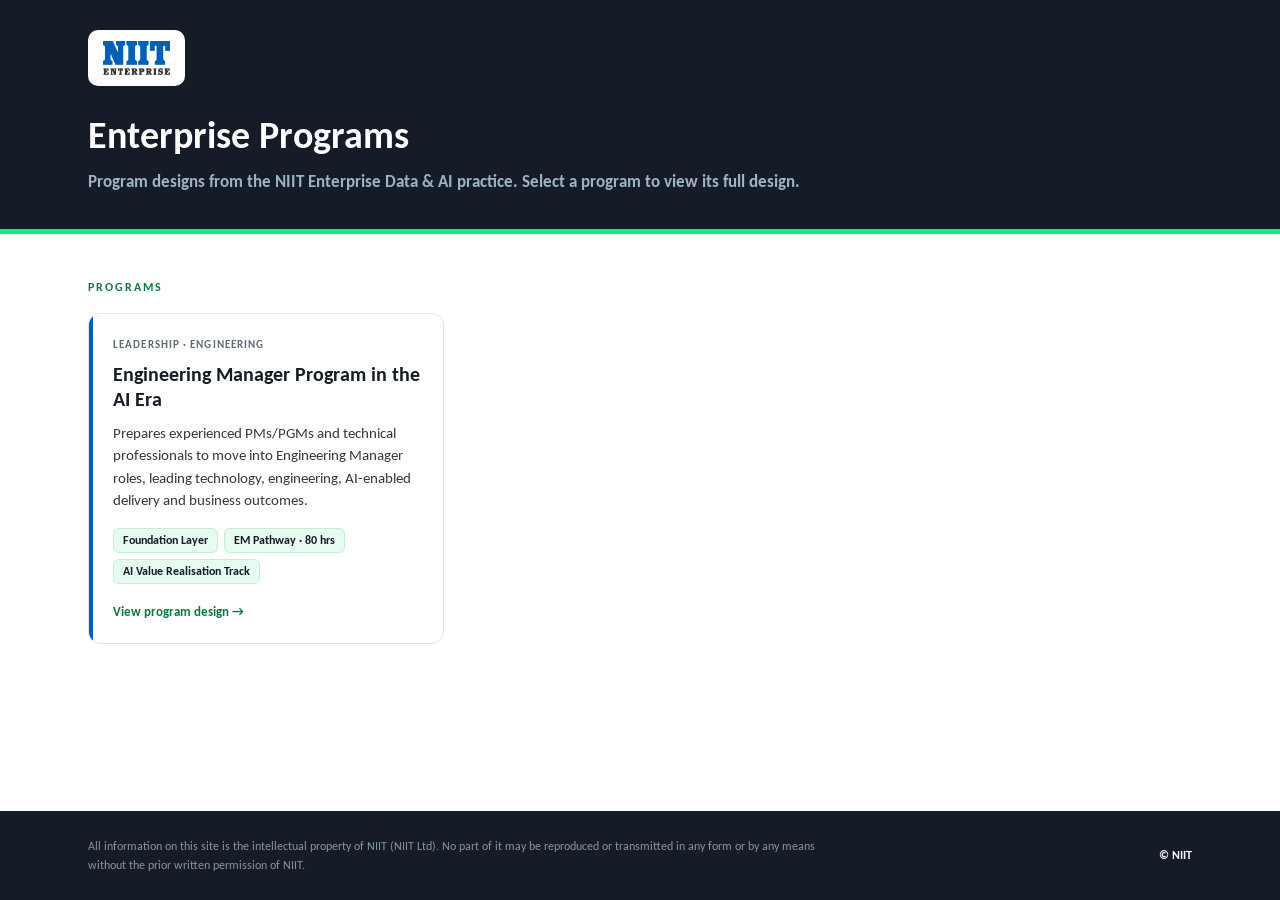
<file: index.html>
<!DOCTYPE html>
<html lang="en">
<head>
<meta charset="UTF-8">
<meta name="viewport" content="width=device-width, initial-scale=1.0">
<meta name="robots" content="noindex, nofollow">
<title>NIIT Enterprise Programs</title>
<link rel="icon" type="image/png" href="assets/niit-enterprise-logo.png">
<link rel="stylesheet" href="assets/site.css">
</head>
<body>

<header class="mast">
  <div class="wrap">
    <span class="logo-panel"><img src="assets/niit-enterprise-logo.png" alt="NIIT Enterprise"></span>
    <h1>Enterprise Programs</h1>
    <div class="sub">Program designs from the NIIT Enterprise Data &amp; AI practice. Select a program to view its full design.</div>
  </div>
</header>

<main>
  <section class="list">
    <div class="wrap">
      <div class="kicker">Programs</div>
      <div class="cards">

        <a class="card" href="Engineering-Manager/">
          <span class="tag">Leadership · Engineering</span>
          <h2>Engineering Manager Program in the AI Era</h2>
          <p>Prepares experienced PMs/PGMs and technical professionals to move into Engineering Manager roles, leading technology, engineering, AI-enabled delivery and business outcomes.</p>
          <div class="meta"><span>Foundation Layer</span><span>EM Pathway · 80 hrs</span><span>AI Value Realisation Track</span></div>
          <span class="go">View program design &rarr;</span>
        </a>

        <!--
          To add a program: put its page in a new folder as index.html
          (for example FDE/index.html), then copy the card above,
          change the href to "FDE/" and update the text.
        -->

      </div>
    </div>
  </section>
</main>

<footer>
  <div class="wrap">
    <div class="ip">All information on this site is the intellectual property of NIIT (NIIT Ltd). No part of it may be reproduced or transmitted in any form or by any means without the prior written permission of NIIT.</div>
    <div class="cr">&copy; NIIT</div>
  </div>
</footer>

</body>
</html>
</file>
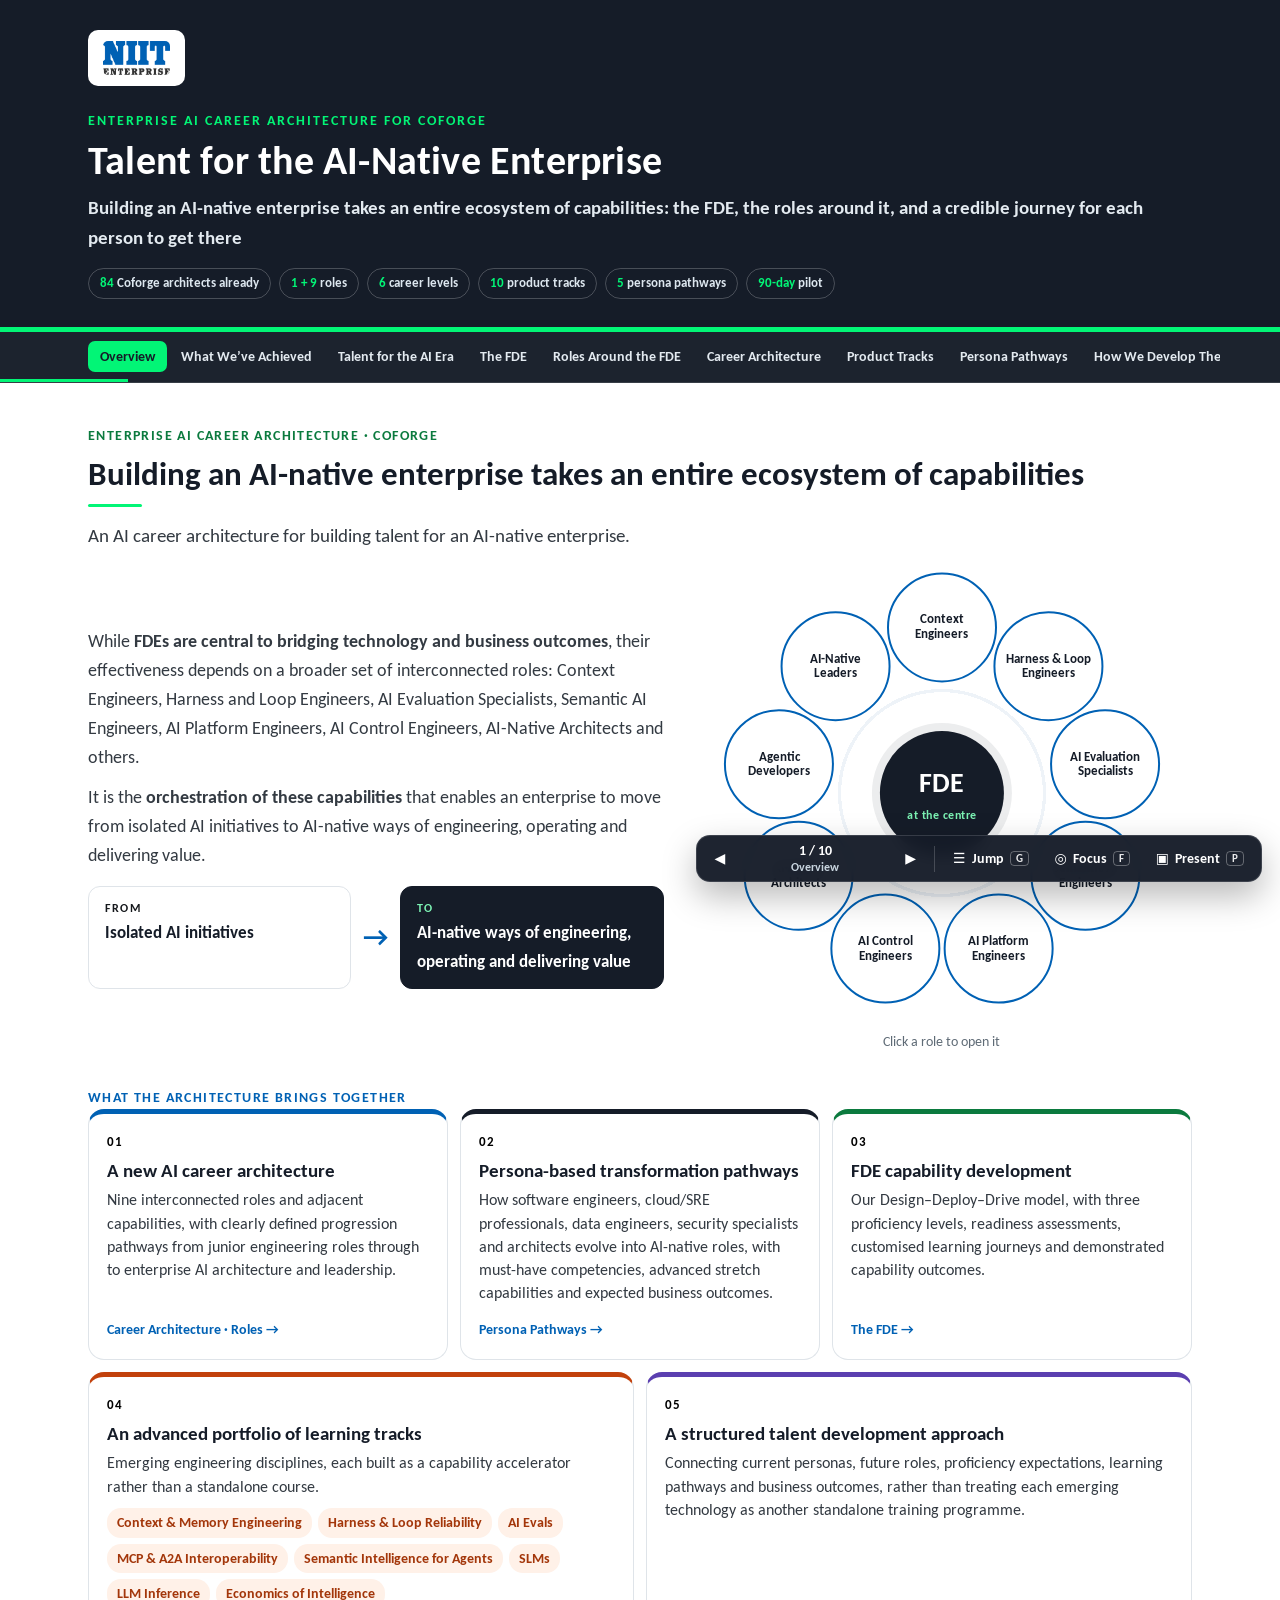
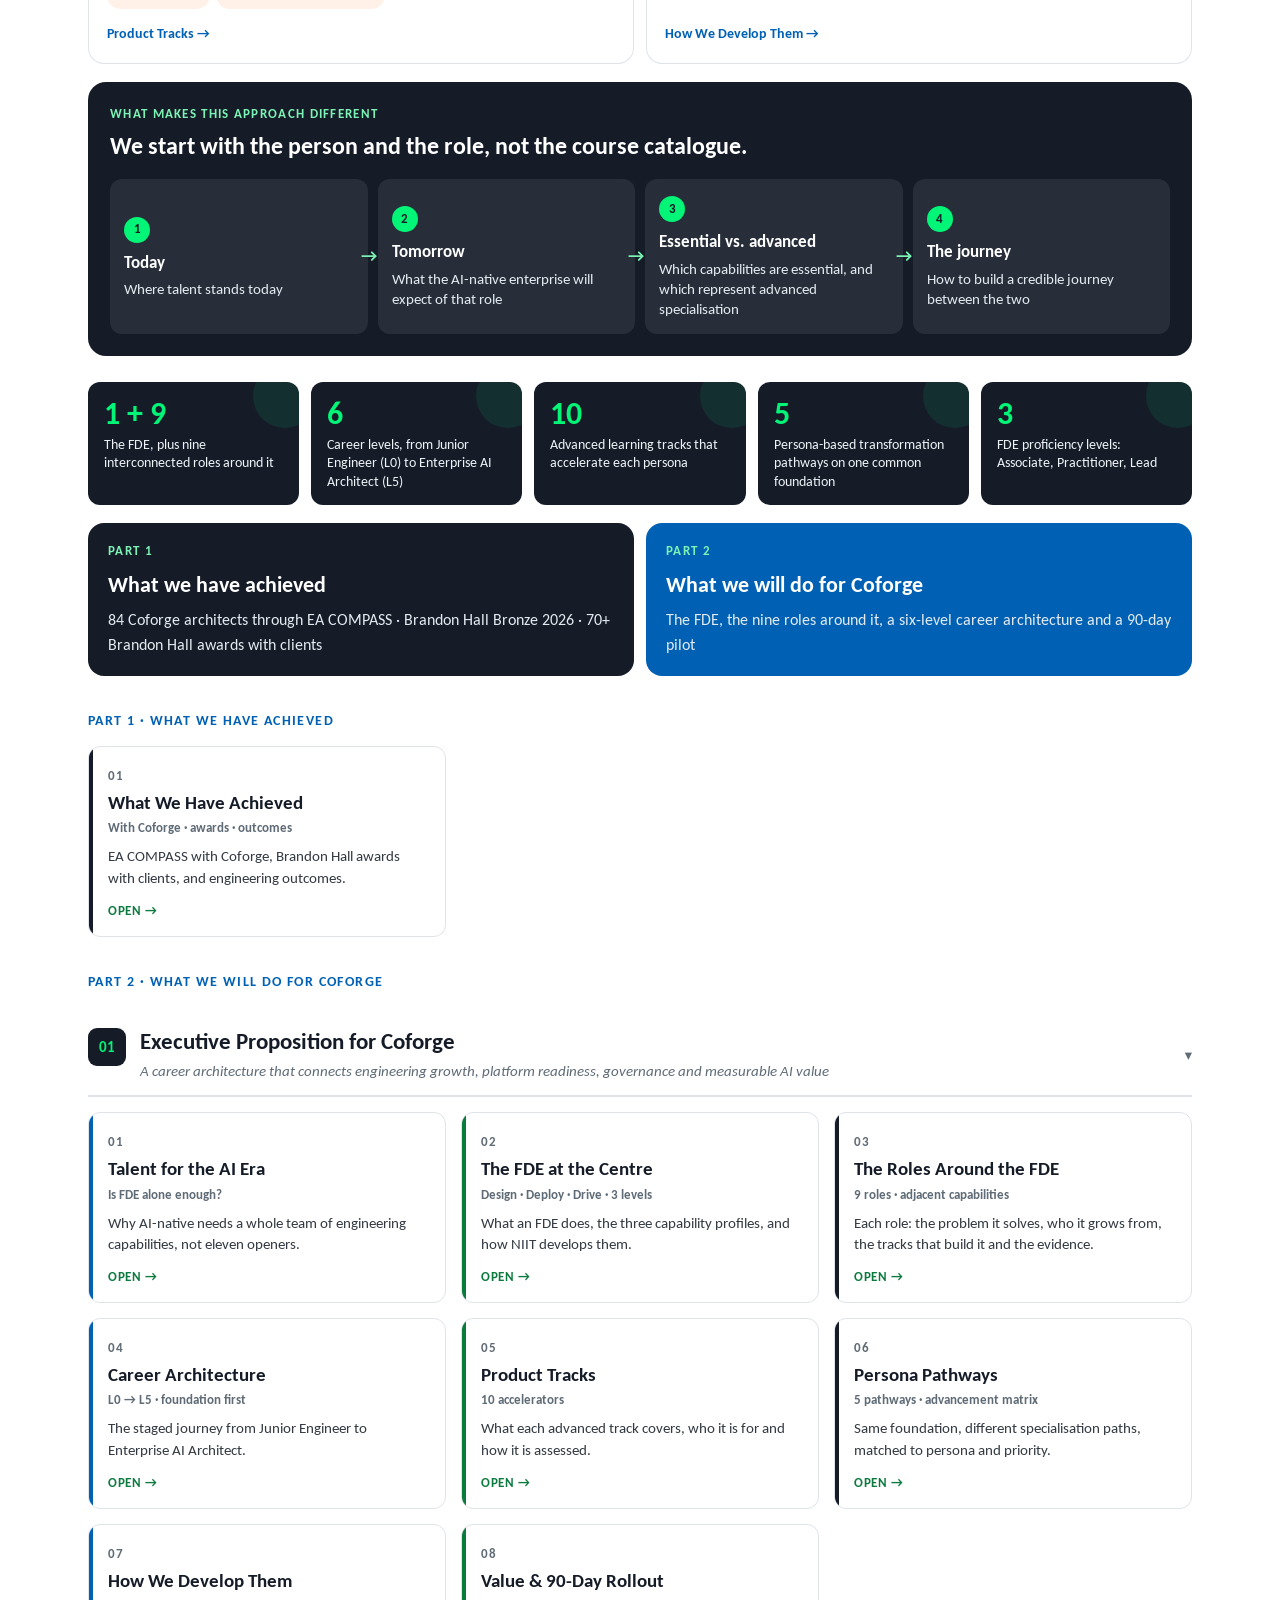
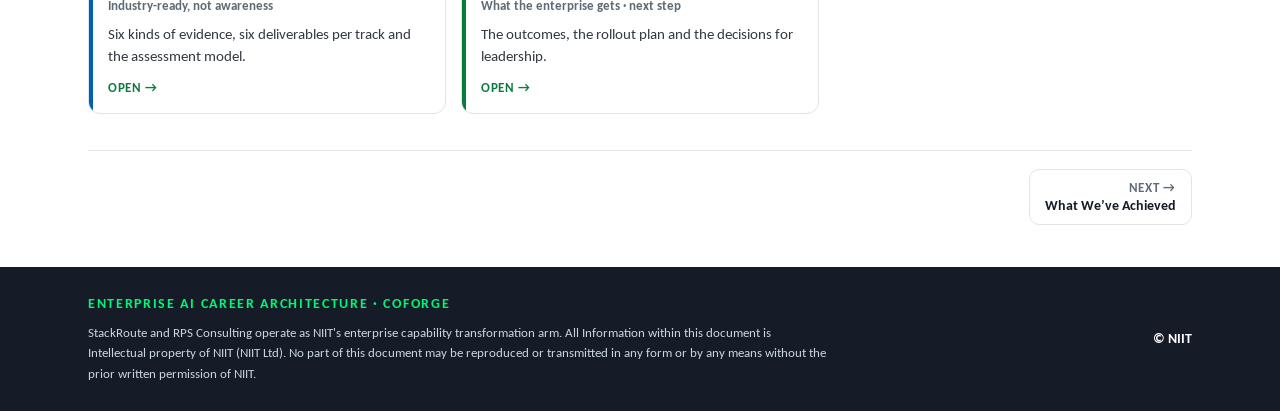
<file: Coforge/index.html>
<!DOCTYPE html>
<html lang="en">
<head>
<meta charset="UTF-8">
<meta name="viewport" content="width=device-width, initial-scale=1.0">
<title>Coforge AI Career Architecture</title>
<style>
@font-face{font-family:'Carlito';font-style:normal;font-weight:400;font-display:swap;src:url([data-uri]) format('woff2')}
@font-face{font-family:'Carlito';font-style:normal;font-weight:700;font-display:swap;src:url([data-uri]) format('woff2')}
@font-face{font-family:'Carlito';font-style:italic;font-weight:400;font-display:swap;src:url([data-uri]) format('woff2')}

body{background:#fff}
:root{color-scheme:light;
 --navy:#151C28; --navy-2:#26344A; --navy-3:#3C4E6B;
 --green:#02F576;          /* brand green — dark surfaces only */
 --green-t:#0B7A3E;        /* text green on white — 5.4:1 */
 --green-soft:#E8FBF0;
 --blue:#0061B4;           /* NIIT blue — 6.2:1 */
 --blue-soft:#E8F1FA;
 --ink:#15181C; --ink-2:#333A42; --muted:#5F6B76; --line:#DFE4E9; --line-2:#EFF2F5;
 --bg:#FFFFFF; --surface:#F6F8FA; --surface-2:#EAEFF4;
 --maxw:1160px;
}
*,*::before,*::after{box-sizing:border-box}
body{margin:0;background:var(--bg);color:var(--ink);
 font-family:'Carlito','Calibri','Segoe UI',system-ui,-apple-system,'Helvetica Neue',Arial,sans-serif;
 font-size:18px;line-height:1.6;-webkit-font-smoothing:antialiased}
.wrap{max-width:var(--maxw);margin:0 auto;padding:0 28px}
p{margin:0 0 12px} a{color:var(--green-t)}
h1,h2,h3,h4,h5,h6{margin:0}
.u{display:block;width:54px;height:3px;background:var(--green);border-radius:2px;margin-top:10px}

/* Masthead */
.mast{background:var(--navy);color:#fff;padding:30px 0 28px;border-bottom:5px solid var(--green)}
.mast-top{display:flex;justify-content:space-between;align-items:center;gap:18px;flex-wrap:wrap}
.logo-panel{background:#fff;border-radius:10px;display:inline-flex;align-items:center;justify-content:center;padding:11px 15px}
.logo-panel img{height:34px;width:auto;max-width:100%;display:block;border-radius:5px}
.mast h1{margin:26px 0 0;font-size:clamp(26px,3.6vw,40px);font-weight:800;letter-spacing:.2px;line-height:1.16}
.mast .sub{margin-top:9px;font-size:clamp(15.5px,1.8vw,18.5px);color:#9FB3C4;font-weight:600}

/* Nav */
.nav{position:sticky;top:0;z-index:60;background:rgba(21,28,40,.97);backdrop-filter:blur(8px);border-bottom:1px solid rgba(255,255,255,.12)}
.nav .wrap{display:flex;align-items:center;gap:2px;height:50px;overflow-x:auto;scrollbar-width:none}
.nav .wrap::-webkit-scrollbar{display:none}
.seg{font-family:inherit;font-size:14px;font-weight:600;color:#AFC0CE;background:none;border:none;padding:7px 12px;border-radius:7px;white-space:nowrap;cursor:pointer;transition:.15s}
.seg:hover{color:#fff;background:rgba(255,255,255,.09)}
.seg.on{color:var(--navy);background:var(--green);font-weight:800}

/* Views */
.view{display:none}
.view.active{display:block;animation:vin .28s ease}
@keyframes vin{from{opacity:0;transform:translateY(9px)}to{opacity:1;transform:none}}
section.view{padding:42px 0}
.backhome{display:inline-flex;align-items:center;gap:7px;font-size:13.5px;font-weight:700;color:var(--green-t);background:none;border:none;cursor:pointer;font-family:inherit;padding:0;margin-bottom:14px}
.backhome:hover{text-decoration:underline}
.kicker{font-size:13.5px;letter-spacing:2.1px;text-transform:uppercase;color:var(--green-t);font-weight:800;margin-bottom:8px}
h2.vh{font-size:clamp(24px,3vw,33px);line-height:1.2;color:var(--navy);font-weight:800}
.sec-intro{max-width:900px;color:var(--ink-2);font-size:18.5px;margin-top:14px}

/* chips */
.chipbar{display:flex;gap:8px;flex-wrap:wrap;margin:22px 0 4px}
.chip{font-family:inherit;font-size:13.5px;font-weight:600;color:var(--navy);background:var(--surface);border:1px solid var(--line);border-radius:100px;padding:6px 13px;cursor:pointer;transition:.15s}
.chip:hover{border-color:var(--blue);background:var(--surface-2)}

/* numbered block */
.sec{margin-top:36px;scroll-margin-top:64px}
summary.sec-head{display:flex;align-items:flex-start;gap:14px;padding-bottom:12px;border-bottom:2px solid var(--line);cursor:pointer;list-style:none;transition:.15s}
summary.sec-head::-webkit-details-marker{display:none}
summary.sec-head:hover{border-bottom-color:var(--green-t)}
summary.sec-head:hover .sec-tt h3{color:var(--green-t)}
summary.sec-head::after{content:"▾";margin-left:auto;align-self:center;color:var(--muted);font-size:14.5px;transition:transform .2s;flex:0 0 auto;padding-left:10px}
details.sec[open]>summary.sec-head::after{transform:rotate(180deg)}
.sec-num{flex:0 0 auto;width:38px;height:38px;border-radius:9px;background:var(--navy);color:var(--green);font-weight:800;font-size:14.5px;display:flex;align-items:center;justify-content:center;letter-spacing:.4px}
.sec-tt h3{font-size:22.5px;color:var(--navy);font-weight:800;line-height:1.2;transition:.15s}
.sec-tt .dek{font-size:15px;color:var(--muted);margin-top:4px;font-style:italic}
.sec-body{padding-top:16px}
.sec-body p{font-size:17.5px;color:var(--ink-2)}
h4.blk{font-size:18px;color:var(--navy);font-weight:700;margin:22px 0 8px}

/* expand / collapse all */
.xtools{display:flex;gap:8px;margin:18px 0 0}
.xbtn{font-family:inherit;font-size:13px;font-weight:700;color:var(--navy);background:#fff;border:1px solid var(--line);border-radius:7px;padding:6px 12px;cursor:pointer;transition:.15s}
.xbtn:hover{border-color:var(--green-t);color:var(--green-t);background:var(--green-soft)}

/* callouts */
.summary{background:var(--blue-soft);border-left:4px solid var(--blue);border-radius:0 10px 10px 0;padding:14px 18px;margin:16px 0;font-size:17px;color:var(--ink-2)}
.summary b{color:var(--navy)}
.callout{background:var(--green-soft);border-left:4px solid var(--green-t);border-radius:0 10px 10px 0;padding:14px 18px;margin:16px 0;font-size:16px;color:var(--ink-2)}
.callout b{color:var(--navy)}

/* tables */
.mtable{border:1px solid var(--line);border-radius:11px;overflow:hidden;margin:14px 0}
.tbl-scroll{overflow-x:auto}
table.grid{border-collapse:collapse;width:100%;font-size:15.5px;min-width:600px}
table.grid th,table.grid td{text-align:left;padding:11px 14px;vertical-align:top;border-top:1px solid var(--line)}
table.grid thead th{background:var(--navy);color:#fff;font-size:12.5px;letter-spacing:.6px;text-transform:uppercase;font-weight:700;border-top:none}
table.grid tbody tr:nth-child(even){background:var(--surface)}
table.grid td.num,table.grid th.num{text-align:center;white-space:nowrap}
.cell-strong{font-weight:700;color:var(--navy)}
.cap{font-size:14px;color:var(--muted);margin:8px 0 0}
tr.total-row td{background:var(--navy)!important;color:#fff!important;font-weight:700}
tr.total-row td .g{color:var(--green)}

/* lists */
ul.clean{list-style:none;margin:0;padding:0}
ul.clean li{position:relative;padding:6px 0 6px 22px;font-size:17px;color:var(--ink-2)}
ul.clean li::before{content:"";position:absolute;left:2px;top:14px;width:7px;height:7px;border-radius:2px;background:var(--green-t);transform:rotate(45deg)}
ul.clean.b li::before{background:var(--blue)}

/* pills */
.pill{display:inline-block;font-size:12.5px;font-weight:800;padding:3px 9px;border-radius:100px;letter-spacing:.4px;text-transform:uppercase;white-space:nowrap}
.pill.impart{background:var(--navy);color:var(--green)}
.pill.immerse{background:var(--blue);color:#fff}
.pill.introspect{background:var(--green-t);color:#fff}
.pill.tag{background:var(--surface-2);color:var(--navy-2)}

/* stage band + sessions (three-level disclosure) */
.stage{margin-top:26px;border:1px solid var(--line);border-radius:12px;overflow:hidden}
.stage-band{background:var(--navy);color:#fff;padding:15px 18px;display:flex;align-items:center;gap:14px;flex-wrap:wrap}
.stage-band .st-n{font-size:17.5px;font-weight:800;letter-spacing:.3px}
.stage-band .st-w{font-size:13.5px;color:#9FB3C4;font-weight:600}
.stage-band .st-m{margin-left:auto;display:flex;gap:8px;flex-wrap:wrap}
.stage-band .st-m span{font-size:12.5px;font-weight:800;background:var(--green);color:var(--navy);border-radius:6px;padding:4px 9px}
.stage-purpose{padding:12px 18px;background:var(--surface);border-bottom:1px solid var(--line);font-size:15.5px;color:var(--ink-2)}
details.sess{border-top:1px solid var(--line-2);background:#fff}
details.sess:first-of-type{border-top:none}
details.sess>summary{cursor:pointer;list-style:none;padding:13px 18px;display:flex;align-items:flex-start;gap:12px}
details.sess>summary::-webkit-details-marker{display:none}
details.sess>summary:hover{background:var(--surface)}
.s-no{flex:0 0 auto;width:26px;height:26px;border-radius:7px;background:var(--surface-2);color:var(--navy);font-weight:800;font-size:13.5px;display:flex;align-items:center;justify-content:center;margin-top:1px}
.s-mid{flex:1;min-width:0}
.s-ttl{font-size:16.5px;font-weight:700;color:var(--navy);line-height:1.3}
.s-meta{display:flex;gap:7px;flex-wrap:wrap;margin-top:6px;align-items:center}
.s-ca{font-size:13px;color:var(--muted);font-weight:600}
.s-right{flex:0 0 auto;display:flex;align-items:center;gap:10px;margin-top:1px}
.s-hrs{font-size:13.5px;font-weight:800;color:var(--navy);background:var(--green-soft);border:1px solid #BFEFD4;border-radius:6px;padding:3px 9px;white-space:nowrap}
.s-chev{color:var(--muted);font-size:13.5px;transition:.2s}
details.sess[open] .s-chev{transform:rotate(180deg)}
.s-body{padding:4px 18px 18px 56px;border-top:1px dashed var(--line)}
.s-grid{display:grid;grid-template-columns:150px 1fr;gap:10px 16px;margin-top:12px}
.s-k{font-size:12.5px;letter-spacing:.8px;text-transform:uppercase;font-weight:800;color:var(--blue);padding-top:3px}
.s-v{font-size:15.5px;color:var(--ink-2);line-height:1.55}
.s-v ol{margin:0;padding-left:18px}.s-v ol li{margin-bottom:3px}
@media(max-width:700px){.s-grid{grid-template-columns:1fr;gap:3px 0}.s-k{padding-top:9px}.s-body{padding-left:18px}}
.stage-total{padding:12px 18px;background:var(--surface-2);font-size:14.5px;font-weight:700;color:var(--navy);display:flex;justify-content:space-between;flex-wrap:wrap;gap:8px}

/* collapsible */
details.collap{border:1px solid var(--line);border-radius:10px;margin:12px 0;background:#fff;overflow:hidden}
details.collap>summary{cursor:pointer;list-style:none;padding:12px 16px;font-weight:700;font-size:15.5px;display:flex;align-items:center;gap:11px;color:var(--navy);background:var(--surface)}
details.collap>summary::-webkit-details-marker{display:none}
details.collap>summary .chev{margin-left:auto;color:var(--muted);font-size:13.5px;transition:.2s}
details.collap[open]>summary .chev{transform:rotate(180deg)}
details.collap>summary .tagi{font-size:12.5px;font-weight:800;letter-spacing:.7px;color:#fff;background:var(--blue);border-radius:5px;padding:3px 8px;text-transform:uppercase}
details.collap .body{padding:8px 16px 16px}

/* hub */
.hub-lead{margin-top:34px;font-size:13.5px;letter-spacing:1.8px;text-transform:uppercase;color:var(--blue);font-weight:800}
.hub{display:grid;grid-template-columns:repeat(3,1fr);gap:15px;margin-top:15px}
@media(max-width:860px){.hub{grid-template-columns:1fr 1fr}}
@media(max-width:540px){.hub{grid-template-columns:1fr}}
.hubcard{position:relative;text-align:left;font-family:inherit;background:#fff;border:1px solid var(--line);border-radius:12px;padding:20px 19px 17px;cursor:pointer;transition:.16s;overflow:hidden}
.hubcard::before{content:"";position:absolute;left:0;top:0;bottom:0;width:4px;background:var(--navy)}
.hubcard.g::before{background:var(--green-t)}
.hubcard.b::before{background:var(--blue)}
.hubcard:hover{border-color:var(--blue);box-shadow:0 12px 28px rgba(21,28,40,.13);transform:translateY(-3px)}
.hubcard .hn{font-size:12.5px;font-weight:800;color:var(--muted);letter-spacing:1.2px}
.hubcard h3{font-size:18.5px;color:var(--navy);margin:7px 0 6px;line-height:1.25}
.hubcard p{font-size:14.5px;color:var(--ink-2);margin:0 0 12px;line-height:1.5}
.hubcard .hsec{font-size:12.5px;color:var(--muted);font-weight:600;margin-bottom:11px}
.hubcard .hgo{font-size:12.5px;font-weight:800;color:var(--green-t);text-transform:uppercase;letter-spacing:.6px}

/* facts */
.facts{border:1px solid var(--line);border-radius:12px;overflow:hidden;margin-top:22px}
.facts .fr{display:grid;grid-template-columns:190px 1fr;border-top:1px solid var(--line)}
.facts .fr:first-child{border-top:none}
.facts .fk{background:var(--navy);color:var(--green);font-size:13.5px;font-weight:800;letter-spacing:.5px;text-transform:uppercase;padding:12px 15px;display:flex;align-items:center}
.facts .fv{padding:12px 16px;font-size:16px;color:var(--ink-2)}
@media(max-width:640px){.facts .fr{grid-template-columns:1fr}}

/* funnel */
.funnel{margin:22px 0 6px}
.fstep{position:relative;margin:0 auto 10px;border-radius:11px;padding:14px 18px;color:#fff;text-align:center}
.fstep .ft{font-size:16px;font-weight:800;letter-spacing:.3px}
.fstep .fd{font-size:14px;margin-top:4px;opacity:.92}
.fstep.l0{background:var(--navy-3);width:100%}
.fstep.l1{background:var(--blue);width:94%}
.fstep.l2{background:#12527F;width:86%}
.fstep.l3{background:#0E3F63;width:78%}
.fstep.l4{background:#1B2E3F;width:70%}
.fstep.l5{background:#17263A;width:62%}
.fstep.l6{background:#141F30;width:54%}
.fstep.l7{background:var(--navy);width:46%;border:2px solid var(--green)}
.fstep.l7 .ft{color:var(--green)}
.fside{background:var(--green-soft);border:1px dashed var(--green-t);border-radius:11px;padding:14px 18px;margin:10px 0 16px}
.fside .ft{font-size:15px;font-weight:800;color:var(--green-t)}
.fside .fd{font-size:14.5px;color:var(--ink-2);margin-top:4px}
@media(max-width:700px){.fstep{width:100%!important}}

/* prev-next */
.prevnext{display:flex;justify-content:space-between;gap:12px;margin-top:36px;padding-top:18px;border-top:1px solid var(--line)}
.pnbtn{font-family:inherit;font-size:14px;font-weight:700;color:var(--navy);background:#fff;border:1px solid var(--line);border-radius:10px;padding:10px 15px;cursor:pointer;transition:.15s;max-width:48%;text-align:left}
.pnbtn:hover{border-color:var(--blue);background:var(--surface)}
.pnbtn .pnl{display:block;font-size:12.5px;letter-spacing:.7px;text-transform:uppercase;color:var(--muted);margin-bottom:2px}
.pnbtn.next{margin-left:auto;text-align:right}
.pnbtn.ghost{visibility:hidden}

/* footer */
footer{background:var(--navy);color:#9FB3C4;padding:26px 0}
footer .wrap{display:flex;justify-content:space-between;gap:20px;flex-wrap:wrap;align-items:center}
footer .fb{font-size:14px;font-weight:800;letter-spacing:.12em;color:var(--green);margin-bottom:7px}
footer .ip{font-size:13px;line-height:1.6;max-width:740px;color:#8295A6}
footer .cr{font-size:13.5px;font-weight:600;color:#fff;white-space:nowrap}

@media print{
 .nav,.seg,.prevnext,.backhome,.chipbar,.hub,.hub-lead{display:none!important}
 .view{display:block!important}
 details.collap,details.sess{border-color:#ccc}
 details .chev,details .s-chev{display:none}
 details.collap .body,details.sess .s-body{display:block!important}
 section.view{padding:18px 0}
 .stage,.mtable,.sec,.fstep{break-inside:avoid}
}

/* ================= NIIT page components ================= */
:root{
 --sr:#0061B4; --sr-soft:#E8F1FA;      /* Solution Realization */
 --eoc:#C2410C; --eoc-soft:#FDEEE6;    /* Enterprise Operating Context */
 --ce:#9A6700; --ce-soft:#FBF3DC;      /* Consultative Excellence */
 --orange:#E8552F;
}
html{scroll-behavior:smooth}
img{max-width:100%}
.mast .tagrow{display:flex;gap:8px;flex-wrap:wrap;margin-top:16px}
.mast .tagrow span{font-size:13px;font-weight:700;color:#DCE6EE;border:1px solid rgba(255,255,255,.22);border-radius:100px;padding:4px 11px}
.mast .tagrow span b{color:var(--green)}
.mast .client{font-size:13.5px;letter-spacing:2px;text-transform:uppercase;color:var(--green);font-weight:800;margin-top:24px}
.mast h1{margin-top:6px}

/* stat tiles */
.stats{display:grid;grid-template-columns:repeat(5,1fr);gap:12px;margin-top:26px}
@media(max-width:900px){.stats{grid-template-columns:repeat(3,1fr)}}
@media(max-width:540px){.stats{grid-template-columns:1fr 1fr}}
.stat{background:var(--navy);border-radius:12px;padding:16px 16px 14px;color:#fff;position:relative;overflow:hidden}
.stat::after{content:"";position:absolute;right:-18px;top:-18px;width:64px;height:64px;border-radius:50%;background:rgba(2,245,118,.09)}
.stat .v{font-size:31.5px;font-weight:800;color:var(--green);line-height:1}
.stat .v small{font-size:15.5px;color:#9FB3C4;font-weight:700;margin-left:2px}
.stat .l{font-size:13.5px;color:#C6D3DE;margin-top:7px;line-height:1.35}

/* triad (engineer / consultant / owner) */
.triad{display:grid;grid-template-columns:repeat(3,1fr);gap:14px;margin:18px 0 6px}
@media(max-width:760px){.triad{grid-template-columns:1fr}}
.tri{border:1px solid var(--line);border-radius:12px;padding:18px;background:#fff;border-top:4px solid var(--navy)}
.tri.b{border-top-color:var(--sr)}.tri.o{border-top-color:var(--eoc)}.tri.a{border-top-color:var(--ce)}
.tri .ic{width:38px;height:38px;border-radius:10px;display:flex;align-items:center;justify-content:center;background:var(--surface-2);margin-bottom:10px}
.tri h4{font-size:18px;color:var(--navy);margin:0 0 4px}
.tri p{font-size:15.5px;color:var(--ink-2);margin:0}
.gapline{font-size:19px;color:var(--navy);font-weight:700;line-height:1.45;max-width:880px;margin:18px 0 0}
.gapline .hl1{color:var(--eoc)}.gapline .hl2{color:var(--sr)}

/* need test */
.needtest{display:grid;grid-template-columns:1fr 1fr;gap:10px;margin-top:12px}
@media(max-width:700px){.needtest{grid-template-columns:1fr}}
.nq{display:flex;gap:11px;align-items:flex-start;border:1px solid var(--line);border-radius:10px;padding:11px 13px;background:#fff;cursor:pointer;transition:.15s;font-family:inherit;text-align:left;font-size:15.5px;color:var(--ink-2)}
.nq:hover{border-color:var(--green-t)}
.nq .bx{flex:0 0 auto;width:22px;height:22px;border-radius:6px;border:2px solid var(--line);display:flex;align-items:center;justify-content:center;font-size:14.5px;font-weight:800;color:#fff;transition:.15s;margin-top:1px}
.nq.on{border-color:var(--green-t);background:var(--green-soft)}
.nq.on .bx{background:var(--green-t);border-color:var(--green-t)}
.nt-res{margin-top:12px;font-size:15.5px;font-weight:700;color:var(--navy);background:var(--surface);border-radius:10px;padding:11px 14px;border-left:4px solid var(--line)}
.nt-res.hi{border-left-color:var(--green-t);background:var(--green-soft)}

/* pillars */
.pillars{display:grid;grid-template-columns:repeat(3,1fr);gap:14px;margin-top:22px}
@media(max-width:820px){.pillars{grid-template-columns:1fr}}
.pillar{font-family:inherit;text-align:left;cursor:pointer;border:2px solid var(--line);border-radius:14px;background:#fff;padding:0;overflow:hidden;transition:.16s}
.pillar:hover{transform:translateY(-2px);box-shadow:0 10px 24px rgba(21,28,40,.10)}
.pillar .ph{padding:16px 18px;color:#fff;display:flex;align-items:center;gap:12px}
.pillar.sr .ph{background:var(--sr)}.pillar.eoc .ph{background:var(--eoc)}.pillar.ce .ph{background:var(--ce)}
.pillar .ph h3{font-size:18.5px;margin:0;line-height:1.2}
.pillar .ph .cnt{margin-left:auto;font-size:12.5px;font-weight:800;background:rgba(255,255,255,.2);border-radius:100px;padding:3px 9px;white-space:nowrap}
.pillar .pb{padding:13px 18px 15px;font-size:15px;color:var(--ink-2)}
.pillar .pb .more{display:block;margin-top:8px;font-size:12.5px;font-weight:800;letter-spacing:.6px;text-transform:uppercase;color:var(--navy)}
.pillar.on.sr{border-color:var(--sr)}.pillar.on.eoc{border-color:var(--eoc)}.pillar.on.ce{border-color:var(--ce)}
.pillar.on{box-shadow:0 10px 24px rgba(21,28,40,.12)}
.pdetail{margin-top:14px;border-radius:14px;padding:18px 20px;border:1px solid var(--line);background:var(--surface);display:none}
.pdetail.show{display:block;animation:vin .25s ease}
.pdetail h4{margin:0 0 4px;font-size:18px;color:var(--navy)}
.pdetail .pd-sub{font-size:15px;color:var(--muted);margin-bottom:12px}
.comps{display:grid;grid-template-columns:repeat(4,1fr);gap:9px}
@media(max-width:900px){.comps{grid-template-columns:1fr 1fr}}
.comp{background:#fff;border:1px solid var(--line);border-radius:9px;padding:10px 12px;font-size:15px;font-weight:700;color:var(--navy);border-left:4px solid var(--c,var(--navy))}
.comp span{display:block;font-weight:400;font-size:14px;color:var(--muted);margin-top:3px;line-height:1.4}
.spine{margin-top:16px;display:flex;align-items:center;gap:0;background:var(--navy);color:#fff;border-radius:12px;overflow:hidden;font-size:14px;font-weight:700;flex-wrap:wrap}
.spine div{flex:1;padding:11px 14px;text-align:center;min-width:150px}
.spine div:nth-child(1){background:var(--ce)}.spine div:nth-child(2){background:var(--eoc)}.spine div:nth-child(3){background:var(--sr)}
.spine div.goal{background:var(--navy);color:var(--green);flex:1.3}

/* level toggle + donut */
.lvlbar{display:inline-flex;background:var(--surface-2);border-radius:11px;padding:4px;gap:4px;margin:16px 0 4px;flex-wrap:wrap}
.lvlbtn{font-family:inherit;font-size:14.5px;font-weight:700;color:var(--navy-2);background:none;border:none;border-radius:8px;padding:8px 15px;cursor:pointer;transition:.15s}
.lvlbtn:hover{background:#fff}
.lvlbtn.on{background:var(--navy);color:var(--green)}
.mixwrap{display:grid;grid-template-columns:260px 1fr;gap:26px;align-items:center;margin-top:14px;border:1px solid var(--line);border-radius:14px;padding:22px}
@media(max-width:760px){.mixwrap{grid-template-columns:1fr;justify-items:center}}
.donut{width:220px;height:220px;border-radius:50%;position:relative;transition:background .4s}
.donut::after{content:"";position:absolute;inset:44px;background:#fff;border-radius:50%}
.donut .dc{position:absolute;inset:0;display:flex;flex-direction:column;align-items:center;justify-content:center;z-index:2;text-align:center}
.donut .dc b{font-size:19px;color:var(--navy)}
.donut .dc span{font-size:13px;color:var(--muted)}
.mixbars .mb{margin-bottom:14px}
.mixbars .mbh{display:flex;justify-content:space-between;font-size:15px;font-weight:700;color:var(--navy);margin-bottom:5px}
.mixbars .trk{height:12px;border-radius:100px;background:var(--surface-2);overflow:hidden}
.mixbars .fil{height:100%;border-radius:100px;transition:width .5s ease}
.mixnote{font-size:15.5px;color:var(--ink-2);background:var(--surface);border-radius:10px;padding:11px 14px;margin-top:6px}

/* proficiency matrix */
table.grid td.hl{background:var(--green-soft)!important;box-shadow:inset 0 0 0 2px var(--green-t)}
table.grid th.hl{background:var(--green-t)!important}

/* maturity ladder */
.ladder{display:grid;grid-template-columns:repeat(3,1fr);gap:14px;align-items:end;margin-top:24px}
@media(max-width:820px){.ladder{grid-template-columns:1fr}}
.rung{font-family:inherit;text-align:left;cursor:pointer;border:1px solid var(--line);border-radius:14px;background:#fff;overflow:hidden;transition:.16s;padding:0}
.rung:hover{transform:translateY(-3px);box-shadow:0 12px 28px rgba(21,28,40,.12)}
.rung .rh{background:var(--navy);color:#fff;padding:16px 18px}
.rung .rh .lv{font-size:12.5px;letter-spacing:1.5px;color:var(--green);font-weight:800}
.rung .rh h3{font-size:21.5px;margin:4px 0 0}
.rung .rb{padding:14px 18px;font-size:15px;color:var(--ink-2)}
.rung .rb .own{margin-top:10px;padding-top:10px;border-top:1px dashed var(--line);font-size:14.5px}
.rung .rf{display:flex;align-items:center;gap:8px;padding:11px 18px;background:var(--green-soft);font-size:14.5px;font-weight:800;color:var(--green-t)}
.rung.r1{min-height:330px}.rung.r2{min-height:370px}.rung.r3{min-height:410px}
@media(max-width:820px){.rung.r1,.rung.r2,.rung.r3{min-height:0}}
.rung .rb .hrs{display:inline-block;margin-top:10px;font-size:13px;font-weight:800;background:var(--surface-2);color:var(--navy);border-radius:6px;padding:3px 9px}
.roles{display:grid;grid-template-columns:repeat(3,1fr);gap:14px;margin-top:12px}
@media(max-width:760px){.roles{grid-template-columns:1fr}}
.rolecol{border:1px solid var(--line);border-radius:12px;padding:14px 16px;background:var(--surface)}
.rolecol h5{margin:0 0 10px;font-size:13.5px;letter-spacing:1px;text-transform:uppercase;color:var(--green-t)}
.rchip{display:inline-block;font-size:14px;font-weight:700;color:var(--navy);background:#fff;border:1px solid var(--line);border-radius:100px;padding:5px 11px;margin:0 6px 7px 0}

/* blueprint */
.bp{margin-top:20px;border:1px solid var(--line);border-radius:14px;overflow:hidden}
.bprow{display:grid;grid-template-columns:150px 1fr;border-top:1px solid var(--line)}
.bprow:first-child{border-top:none}
@media(max-width:700px){.bprow{grid-template-columns:1fr}}
.bplab{background:var(--orange);color:#fff;font-weight:800;font-size:19px;display:flex;align-items:center;justify-content:center;padding:14px;letter-spacing:.3px}
.bprow:nth-child(2) .bplab{background:#C9431F}.bprow:nth-child(3) .bplab{background:#A83616}
.bpcells{display:flex;gap:10px;padding:14px;flex-wrap:wrap;background:#fff}
.bpc{flex:1;min-width:140px;border:1px solid var(--line);border-radius:10px;padding:11px 12px;background:var(--surface);font-size:14.5px;color:var(--ink-2)}
.bpc b{display:block;color:var(--navy);font-size:15px;margin-bottom:3px}
.bpc .pill{margin-bottom:6px}
.bpfoot{background:var(--navy);color:#DCE6EE;font-size:14px;font-weight:700;display:flex;justify-content:space-around;gap:10px;flex-wrap:wrap;padding:10px 14px;text-align:center}
.bpfoot span b{color:var(--green)}

/* 3i */
.threei{display:grid;grid-template-columns:1.1fr 1fr;gap:24px;align-items:center;margin-top:18px}
@media(max-width:820px){.threei{grid-template-columns:1fr}}
.threei svg{width:100%;height:auto;max-width:460px;display:block;margin:0 auto}
.threei svg .node{cursor:pointer}
.threei svg .node circle{transition:.2s}
.threei svg .node:hover circle,.threei svg .node.on circle{stroke:var(--green);stroke-width:5}
.i-panel{border:1px solid var(--line);border-radius:14px;padding:18px 20px;background:#fff;min-height:240px}
.i-panel .ik{font-size:12.5px;letter-spacing:1.6px;text-transform:uppercase;font-weight:800;color:var(--green-t)}
.i-panel h4{font-size:22.5px;color:var(--navy);margin:4px 0 8px}
.i-panel p{font-size:16px;color:var(--ink-2)}

/* phase flow */
.pflow{display:grid;grid-template-columns:repeat(4,1fr);gap:0;margin-top:20px}
@media(max-width:820px){.pflow{grid-template-columns:1fr 1fr;gap:10px}}
.pf{position:relative;padding:16px 26px 16px 18px;background:var(--sr);color:#fff;clip-path:polygon(0 0,calc(100% - 16px) 0,100% 50%,calc(100% - 16px) 100%,0 100%,16px 50%);min-height:128px}
.pf:first-child{clip-path:polygon(0 0,calc(100% - 16px) 0,100% 50%,calc(100% - 16px) 100%,0 100%)}
.pf:nth-child(2){background:#0A4F94}.pf:nth-child(3){background:#123E73}.pf:nth-child(4){background:var(--navy)}
.pf .n{font-size:12.5px;font-weight:800;letter-spacing:1.4px;color:var(--green)}
.pf h4{font-size:19px;margin:3px 0 5px;padding-left:6px}
.pf p{font-size:14px;margin:0;opacity:.92;padding-left:6px;line-height:1.45}
.pf .n{padding-left:6px}
@media(max-width:820px){.pf,.pf:first-child{clip-path:none;border-radius:10px}}

/* pathway tabs */
.ptabs{display:flex;gap:10px;flex-wrap:wrap;margin-top:22px}
.ptab{font-family:inherit;cursor:pointer;border:2px solid var(--line);background:#fff;border-radius:12px;padding:12px 16px;text-align:left;min-width:180px;transition:.15s;flex:1}
.ptab:hover{border-color:var(--blue)}
.ptab .t1{font-size:12.5px;letter-spacing:1.2px;text-transform:uppercase;font-weight:800;color:var(--muted)}
.ptab .t2{font-size:18.5px;font-weight:800;color:var(--navy);margin-top:2px}
.ptab .t3{font-size:13.5px;font-weight:700;color:var(--green-t);margin-top:2px}
.ptab.on{border-color:var(--navy);background:var(--navy)}
.ptab.on .t1{color:#9FB3C4}.ptab.on .t2{color:#fff}.ptab.on .t3{color:var(--green)}
.ppanel{display:none;margin-top:16px}
.ppanel.show{display:block;animation:vin .25s ease}
.ddd{display:grid;grid-template-columns:repeat(3,1fr);gap:0;border:1px solid var(--line);border-radius:14px;overflow:hidden}
@media(max-width:860px){.ddd{grid-template-columns:1fr}}
.dcol{border-left:1px solid var(--line);display:flex;flex-direction:column;background:#fff}
.dcol:first-child{border-left:none}
@media(max-width:860px){.dcol{border-left:none;border-top:1px solid var(--line)}.dcol:first-child{border-top:none}}
.dcol .dh{background:var(--orange);color:#fff;padding:12px 16px;font-weight:800;font-size:17px;display:flex;align-items:center;gap:8px}
.dcol:nth-child(2) .dh{background:#C9431F}.dcol:nth-child(3) .dh{background:#A83616}
.dcol .dh small{margin-left:auto;font-size:12.5px;font-weight:700;opacity:.9;letter-spacing:.5px;text-transform:uppercase}
.dcol .db{padding:12px 16px;flex:1}
.dcol .db h6{font-size:13px;letter-spacing:.8px;text-transform:uppercase;color:var(--blue);margin:10px 0 4px}
.dcol .db h6:first-child{margin-top:2px}
.dcol .db ul.clean li{font-size:15px;padding:4px 0 4px 20px}
.dcol .db ul.clean li::before{top:12px}
.dcol .intro{background:var(--surface-2);padding:11px 16px;font-size:14.5px;color:var(--navy);border-top:1px solid var(--line)}
.dcol .intro b{display:block;font-size:12.5px;letter-spacing:.8px;text-transform:uppercase;color:var(--green-t);margin-bottom:2px}
.threads{display:grid;grid-template-columns:1fr 1fr;gap:0;margin-top:10px;border-radius:12px;overflow:hidden}
@media(max-width:700px){.threads{grid-template-columns:1fr}}
.threads div{background:var(--orange);color:#fff;font-size:14.5px;font-weight:700;padding:11px 16px;text-align:center}
.threads div:nth-child(2){background:#C9431F}
.threads div small{display:block;font-size:12.5px;letter-spacing:1px;text-transform:uppercase;opacity:.85;margin-bottom:2px}
.effort{display:flex;align-items:center;gap:12px;margin-top:10px;background:var(--navy);color:#fff;border-radius:12px;padding:12px 16px;flex-wrap:wrap}
.effort .eb{flex:1;min-width:200px;height:10px;background:rgba(255,255,255,.14);border-radius:100px;overflow:hidden;display:flex}
.effort .eb i{display:block;height:100%}
.effort b{color:var(--green);font-size:17px}
.effort span{font-size:14px;color:#C6D3DE}

/* orientation */
.orient{display:grid;grid-template-columns:1.25fr 1fr;gap:16px;margin-top:18px}
@media(max-width:820px){.orient{grid-template-columns:1fr}}
.obox{border:1px solid var(--line);border-radius:14px;overflow:hidden;background:#fff}
.obox .oh{background:var(--orange);color:#fff;padding:12px 16px;font-weight:800;font-size:16px;display:flex;justify-content:space-between;gap:10px}
.obox .oh span{font-size:13.5px;opacity:.95;white-space:nowrap}
.obox .ob{padding:14px 16px}
.ulr{display:grid;grid-template-columns:auto 1fr;gap:9px 14px;align-items:start}
.ulr .k{font-size:12.5px;font-weight:800;letter-spacing:1px;text-transform:uppercase;border-radius:6px;padding:4px 9px;color:#fff;text-align:center}
.ulr .k.un{background:var(--eoc)}.ulr .k.l{background:var(--sr)}.ulr .k.r{background:var(--green-t)}
.ulr .v{font-size:15.5px;color:var(--ink-2)}
.ulr .v b{color:var(--navy)}

/* stepper */
.stepper{display:grid;grid-template-columns:repeat(7,1fr);gap:6px;margin-top:22px}
@media(max-width:860px){.stepper{grid-template-columns:repeat(4,1fr)}}
@media(max-width:480px){.stepper{grid-template-columns:repeat(2,1fr)}}
.stp{font-family:inherit;cursor:pointer;border:none;background:var(--surface-2);border-radius:10px;padding:12px 8px 11px;text-align:center;transition:.15s;position:relative}
.stp:hover{background:var(--blue-soft)}
.stp .sn{width:28px;height:28px;border-radius:50%;background:#fff;border:2px solid var(--navy);color:var(--navy);font-weight:800;font-size:14.5px;display:flex;align-items:center;justify-content:center;margin:0 auto 6px}
.stp .st{font-size:14px;font-weight:800;color:var(--navy)}
.stp .ss{font-size:12.5px;color:var(--muted);margin-top:2px}
.stp.on{background:var(--navy)}
.stp.on .sn{background:var(--green);border-color:var(--green)}
.stp.on .st{color:#fff}.stp.on .ss{color:#9FB3C4}
.stp.done .sn{background:var(--green-soft);border-color:var(--green-t);color:var(--green-t)}
.progline{height:5px;background:var(--surface-2);border-radius:100px;margin-top:10px;overflow:hidden}
.progline i{display:block;height:100%;background:linear-gradient(90deg,var(--blue),var(--green-t));transition:width .4s;border-radius:100px}
.stdetail{margin-top:14px;border:1px solid var(--line);border-radius:14px;padding:18px 20px;display:grid;grid-template-columns:1fr 1fr;gap:20px;background:#fff}
@media(max-width:760px){.stdetail{grid-template-columns:1fr}}
.stdetail h4{font-size:20px;color:var(--navy);margin:0 0 6px}
.stdetail .sk{font-size:12.5px;letter-spacing:1.4px;text-transform:uppercase;font-weight:800;color:var(--green-t)}
.stnav{display:flex;gap:8px;margin-top:12px}

/* injects */
.injects{display:flex;flex-wrap:wrap;gap:8px;margin-top:10px}
.inj{font-size:14.5px;font-weight:600;color:var(--eoc);background:var(--eoc-soft);border:1px dashed #EAB59B;border-radius:8px;padding:6px 11px}

/* mission tabs */
.mtabs{display:flex;gap:0;margin-top:16px;border-bottom:2px solid var(--line);flex-wrap:wrap}
.mtab{font-family:inherit;font-size:15px;font-weight:700;color:var(--muted);background:none;border:none;padding:10px 16px;cursor:pointer;border-bottom:3px solid transparent;margin-bottom:-2px}
.mtab.on{color:var(--navy);border-bottom-color:var(--green-t)}
.mpanel{display:none;padding:16px 2px 4px}
.mpanel.show{display:block;animation:vin .25s ease}
.mission-hero{background:linear-gradient(120deg,var(--navy),#1F3A5F);color:#fff;border-radius:14px;padding:20px 22px;margin-top:16px}
.mission-hero .mk{font-size:12.5px;letter-spacing:1.8px;text-transform:uppercase;color:var(--green);font-weight:800}
.mission-hero h4{font-size:23.5px;margin:6px 0 6px}
.mission-hero .tg{font-size:17px;font-weight:700;color:#FFB59E}
.mission-hero p{font-size:15.5px;color:#D4DEE7;margin:10px 0 0}
.qgrid{display:grid;grid-template-columns:1fr 1fr;gap:8px;margin-top:10px}
@media(max-width:700px){.qgrid{grid-template-columns:1fr}}
.qgrid div{font-size:15px;color:var(--ink-2);background:var(--surface);border-radius:8px;padding:9px 12px;border-left:3px solid var(--blue)}

/* use cases */
.ucs{display:grid;grid-template-columns:1fr 1fr;gap:16px;margin-top:16px}
@media(max-width:820px){.ucs{grid-template-columns:1fr}}
.uc{border:1px solid var(--line);border-radius:14px;overflow:hidden;background:#fff}
.uc .uh{padding:14px 18px;border-bottom:1px solid var(--line)}
.uc .uh .tagx{display:inline-block;font-size:12.5px;font-weight:800;letter-spacing:1.2px;background:var(--orange);color:#fff;border-radius:5px;padding:3px 8px}
.uc .uh h4{font-size:19px;color:var(--navy);margin:8px 0 4px}
.uc .uh p{font-size:15px;color:var(--ink-2);margin:0}
.uc .ub{padding:12px 18px 16px}
.story{display:flex;gap:6px;flex-wrap:wrap}
.story div{flex:1;min-width:90px;background:var(--surface);border-radius:9px;padding:9px 10px;border-top:3px solid var(--blue)}
.story div:nth-child(n+4){border-top-color:var(--orange)}
.story b{display:block;font-size:14px;color:var(--navy)}
.story span{font-size:13px;color:var(--muted);line-height:1.35;display:block;margin-top:2px}

/* flip cards */
.flips{display:grid;grid-template-columns:repeat(3,1fr);gap:12px;margin-top:14px}
@media(max-width:860px){.flips{grid-template-columns:1fr 1fr}}
@media(max-width:520px){.flips{grid-template-columns:1fr}}
.flip{perspective:900px;height:150px;cursor:pointer;border:none;background:none;padding:0;font-family:inherit;text-align:left}
.flip .fi{position:relative;width:100%;height:100%;transition:transform .5s;transform-style:preserve-3d}
.flip.on .fi{transform:rotateY(180deg)}
.flip .ff,.flip .fb{position:absolute;inset:0;backface-visibility:hidden;-webkit-backface-visibility:hidden;border-radius:12px;padding:15px 16px;display:flex;flex-direction:column}
.flip .ff{background:#fff;border:1px solid var(--line);border-top:4px solid var(--eoc)}
.flip .fb{background:var(--navy);color:#fff;transform:rotateY(180deg)}
.flip .ff .x{font-size:12.5px;font-weight:800;letter-spacing:1px;text-transform:uppercase;color:var(--eoc)}
.flip .ff h5{font-size:18px;color:var(--navy);margin:5px 0 5px}
.flip .ff p{font-size:14.5px;color:var(--ink-2);margin:0}
.flip .ff .hint{margin-top:auto;font-size:12.5px;color:var(--muted);font-weight:700}
.flip .fb .x{font-size:12.5px;font-weight:800;letter-spacing:1px;text-transform:uppercase;color:var(--green)}
.flip .fb p{font-size:15px;margin:6px 0 0;color:#DCE6EE}
.flip .fb p b{color:#fff}

/* habits */
.habits{display:grid;grid-template-columns:repeat(3,1fr);gap:12px;margin-top:14px}
@media(max-width:820px){.habits{grid-template-columns:1fr 1fr}}
@media(max-width:520px){.habits{grid-template-columns:1fr}}
.habit{border:1px solid var(--line);border-radius:12px;padding:14px 16px;background:#fff;display:flex;gap:12px}
.habit .hn{font-size:29px;font-weight:800;color:var(--sr);line-height:1}
.habit h5{font-size:17px;color:var(--navy);margin:0 0 3px}
.habit p{font-size:14.5px;color:var(--ink-2);margin:0}

/* outcome chain */
.chain{display:grid;grid-template-columns:repeat(4,1fr);gap:12px;margin-top:14px;position:relative}
@media(max-width:820px){.chain{grid-template-columns:1fr 1fr}}
.ch{border-radius:12px;padding:14px 16px;background:var(--surface);border:1px solid var(--line);position:relative}
.ch:first-child{background:var(--navy);border-color:var(--navy)}
.ch:first-child .ck{color:var(--green)}.ch:first-child h5{color:#fff}.ch:first-child p{color:#C6D3DE}
.ch .ck{font-size:12.5px;font-weight:800;letter-spacing:1.3px;color:var(--eoc);text-transform:uppercase}
.ch h5{font-size:16px;color:var(--navy);margin:5px 0 5px}
.ch p{font-size:14px;color:var(--muted);margin:0}
.chq{margin-top:14px;border-left:4px solid var(--orange);padding:8px 16px;font-size:18px;color:var(--navy)}
.chq i{color:var(--muted)}

/* deep skill */
.deep{display:grid;grid-template-columns:repeat(5,1fr);gap:10px;margin-top:14px}
@media(max-width:900px){.deep{grid-template-columns:1fr 1fr}}
.dk{background:var(--sr);color:#fff;border-radius:12px;padding:16px 14px;text-align:center}
.dk .dn{width:30px;height:30px;border-radius:50%;background:var(--orange);display:flex;align-items:center;justify-content:center;font-weight:800;margin:0 auto 8px}
.dk h5{font-size:15.5px;margin:0 0 6px}
.dk p{font-size:13.5px;margin:0;opacity:.92;line-height:1.45}

/* rubric */
.rub{margin-top:14px;border:1px solid var(--line);border-radius:14px;overflow:hidden}
.rr{display:grid;grid-template-columns:230px 1fr 60px;gap:14px;align-items:center;padding:11px 16px;border-top:1px solid var(--line);cursor:default}
.rr:first-child{border-top:none}
.rr:hover{background:var(--surface)}
@media(max-width:700px){.rr{grid-template-columns:1fr 50px}.rr .rd{grid-column:1/-1;order:3}}
.rr .rn{font-weight:700;color:var(--navy);font-size:15.5px}
.rr .rd{font-size:14.5px;color:var(--muted)}
.rr .rd .bar{height:7px;border-radius:100px;background:var(--surface-2);margin-top:6px;overflow:hidden}
.rr .rd .bar i{display:block;height:100%;background:var(--blue);border-radius:100px}
.rr .rw{font-weight:800;color:var(--green-t);font-size:18px;text-align:right}

/* standard cards */
.std{display:grid;grid-template-columns:repeat(3,1fr);gap:12px;margin-top:14px}
@media(max-width:820px){.std{grid-template-columns:1fr 1fr}}
@media(max-width:520px){.std{grid-template-columns:1fr}}
.sd{border-radius:12px;padding:15px 16px;border:1px solid var(--line);background:#fff}
.sd:nth-child(odd){background:var(--sr);border-color:var(--sr)}
.sd:nth-child(odd) h5,.sd:nth-child(odd) p{color:#fff}
.sd h5{font-size:17px;color:var(--navy);margin:0 0 5px}
.sd p{font-size:14.5px;color:var(--ink-2);margin:0}

/* platform */
.plat{display:grid;grid-template-columns:repeat(3,1fr);gap:12px;margin-top:14px}
@media(max-width:820px){.plat{grid-template-columns:1fr}}
.pl{border:1px solid var(--line);border-radius:12px;overflow:hidden;background:#fff}
.pl .plh{background:var(--blue);color:#fff;font-weight:800;padding:10px 14px;font-size:15.5px}
.pl p{padding:12px 14px;font-size:15px;color:var(--ink-2);margin:0}
.platfoot{display:grid;grid-template-columns:1fr 1fr;gap:12px;margin-top:12px}
@media(max-width:700px){.platfoot{grid-template-columns:1fr}}
.platfoot div{background:var(--orange);color:#fff;border-radius:12px;padding:12px 15px;font-size:14.5px}
.platfoot div b{display:block;font-size:16px}

/* programs */
.progs{display:grid;grid-template-columns:repeat(3,1fr);gap:14px;margin-top:22px}
@media(max-width:900px){.progs{grid-template-columns:1fr}}
.prog{font-family:inherit;text-align:left;cursor:pointer;border:2px solid var(--line);border-radius:14px;background:#fff;padding:0;overflow:hidden;transition:.16s;display:flex;flex-direction:column}
.prog:hover{transform:translateY(-3px);box-shadow:0 12px 28px rgba(21,28,40,.12)}
.prog.on{border-color:var(--green-t);box-shadow:0 12px 28px rgba(11,122,62,.16)}
.prog .pgh{background:var(--navy);color:#fff;padding:16px 18px}
.prog .pgh .pk{font-size:12.5px;letter-spacing:1.5px;font-weight:800;color:var(--green);text-transform:uppercase}
.prog .pgh h3{font-size:19px;margin:5px 0 3px;line-height:1.25}
.prog .pgh .ps{font-size:13.5px;color:#9FB3C4}
.prog .pgb{padding:14px 18px;flex:1}
.prog .pgb .uq{font-size:12.5px;letter-spacing:1px;text-transform:uppercase;font-weight:800;color:var(--eoc);margin-bottom:5px}
.prog .pgb p{font-size:15px;color:var(--ink-2);margin:0}
.prog .pgs{display:flex;border-top:1px solid var(--line)}
.prog .pgs div{flex:1;text-align:center;padding:10px 6px;border-left:1px solid var(--line)}
.prog .pgs div:first-child{border-left:none}
.prog .pgs b{display:block;font-size:19px;color:var(--navy)}
.prog .pgs span{font-size:12.5px;color:var(--muted);font-weight:700;text-transform:uppercase;letter-spacing:.5px}
.prog .pgo{background:var(--green-soft);font-size:12.5px;font-weight:800;color:var(--green-t);text-transform:uppercase;letter-spacing:.6px;padding:9px 18px}
.pgdetail{display:none;margin-top:16px;border:1px solid var(--line);border-radius:14px;padding:20px;background:var(--surface)}
.pgdetail.show{display:block;animation:vin .25s ease}
.pgdetail h4{margin:0 0 4px;font-size:20px;color:var(--navy)}
.pgcols{display:grid;grid-template-columns:1fr 1fr;gap:18px;margin-top:10px}
@media(max-width:760px){.pgcols{grid-template-columns:1fr}}
.pgcols h6{font-size:13px;letter-spacing:.9px;text-transform:uppercase;color:var(--blue);margin:8px 0 6px}
.phasebar{display:flex;gap:3px;margin:10px 0 4px;flex-wrap:wrap}
.phasebar div{flex:var(--w);min-width:70px;background:var(--navy-2);color:#fff;border-radius:7px;padding:8px 9px;font-size:13px;font-weight:700;line-height:1.3}
.phasebar div b{display:block;color:var(--green);font-size:14px}
.carry{background:#fff;border:1px solid var(--line);border-left:4px solid var(--green-t);border-radius:0 10px 10px 0;padding:11px 14px;font-size:15.5px;color:var(--ink-2);margin-top:12px}
.carry b{color:var(--green-t)}
td .yes{color:var(--green-t);font-weight:800}

/* journey */
.journey{display:grid;grid-template-columns:repeat(6,1fr);gap:8px;margin-top:22px}
@media(max-width:900px){.journey{grid-template-columns:repeat(3,1fr)}}
@media(max-width:520px){.journey{grid-template-columns:1fr 1fr}}
.jn{font-family:inherit;cursor:pointer;text-align:left;border:none;border-radius:12px;padding:14px 13px;color:#fff;background:var(--sr);transition:.15s;min-height:132px;display:flex;flex-direction:column}
.jn:nth-child(2){background:#0A4F94}.jn:nth-child(3){background:#123E73}.jn:nth-child(4){background:var(--orange)}.jn:nth-child(5){background:var(--navy)}.jn:nth-child(6){background:var(--green-t)}
.jn:hover{transform:translateY(-3px);box-shadow:0 10px 22px rgba(21,28,40,.18)}
.jn.on{outline:3px solid var(--green);outline-offset:2px}
.jn .jx{font-size:12.5px;font-weight:800;opacity:.8}
.jn .jt{font-size:16px;font-weight:800;margin:6px 0 4px;line-height:1.2}
.jn .jd{font-size:13px;opacity:.88;line-height:1.35}
.jrail{display:grid;grid-template-columns:repeat(6,1fr);gap:8px;margin-top:8px}
@media(max-width:900px){.jrail{display:none}}
.jrail div{font-size:12.5px;font-weight:800;text-align:center;border-radius:8px;padding:6px;letter-spacing:.4px}
.jrail .sg{grid-column:1/6;background:#111;color:#fff}
.jrail .om{grid-column:3/5;background:#FDE3D9;color:var(--eoc)}
.jrail .ds{grid-column:3/6;background:var(--blue-soft);color:var(--sr)}
.jdetail{margin-top:14px;border:1px solid var(--line);border-radius:14px;padding:16px 20px;background:#fff}
.jdetail h4{margin:0 0 6px;font-size:19px;color:var(--navy)}

/* co-creation */
.cocr{display:grid;grid-template-columns:1fr 1fr 1fr;gap:14px;margin-top:18px}
@media(max-width:860px){.cocr{grid-template-columns:1fr}}
.cc{border-radius:14px;overflow:hidden;border:1px solid var(--line);background:#fff}
.cc .cch{padding:14px 16px;color:#fff;font-weight:800;font-size:17.5px}
.cc .cch small{display:block;font-size:12.5px;letter-spacing:1px;text-transform:uppercase;opacity:.85;font-weight:700}
.cc.m .cch{background:var(--sr)}.cc.j .cch{background:var(--navy)}.cc.n .cch{background:var(--orange)}
.cc.j .cch{color:var(--green)}
.cc .ccb{padding:12px 16px}

/* team */
.team{display:grid;grid-template-columns:repeat(5,1fr);gap:12px;margin-top:14px}
@media(max-width:900px){.team{grid-template-columns:1fr 1fr}}
@media(max-width:520px){.team{grid-template-columns:1fr}}
.tm{border:1px solid var(--line);border-radius:12px;padding:14px;background:#fff;border-top:3px solid var(--blue)}
.tm .av{width:42px;height:42px;border-radius:50%;background:var(--navy);color:var(--green);font-weight:800;display:flex;align-items:center;justify-content:center;font-size:15.5px;margin-bottom:8px}
.tm h5{font-size:16px;color:var(--navy);margin:0}
.tm .rl{font-size:13px;color:var(--eoc);font-weight:700;margin:2px 0 6px}
.tm p{font-size:14px;color:var(--ink-2);margin:0;line-height:1.45}
.team2{display:flex;flex-wrap:wrap;gap:10px;margin-top:12px}
.team2 div{border:1px solid var(--line);border-radius:10px;padding:9px 13px;background:var(--surface);font-size:14.5px;font-weight:700;color:var(--navy)}
.team2 div span{display:block;font-size:13px;color:var(--muted);font-weight:600}

/* measures */
.meas{display:grid;grid-template-columns:repeat(3,1fr);gap:12px;margin-top:12px}
@media(max-width:820px){.meas{grid-template-columns:1fr}}
.ms{border:1px solid var(--line);border-radius:12px;background:#fff;overflow:hidden}
.ms .msh{padding:11px 15px;font-weight:800;color:var(--navy);background:var(--surface-2);font-size:16px}
.ms .msb{padding:8px 15px 12px}

/* lab stack */
.stack{display:grid;grid-template-columns:repeat(4,1fr);gap:8px;margin-top:12px}
@media(max-width:820px){.stack{grid-template-columns:1fr 1fr}}
.stk{border:1px solid var(--line);border-radius:10px;padding:9px 11px;background:#fff}
.stk b{display:block;font-size:12.5px;letter-spacing:.8px;text-transform:uppercase;color:var(--blue)}
.stk span{font-size:14.5px;color:var(--navy);font-weight:700}

.twocol{display:grid;grid-template-columns:1fr 1fr;gap:16px}
@media(max-width:760px){.twocol{grid-template-columns:1fr}}
.panel{border:1px solid var(--line);border-radius:14px;padding:16px 18px;background:#fff}
.panel h5{font-size:17px;color:var(--navy);margin:0 0 8px}

@media print{.ppanel,.mpanel,.pgdetail,.pdetail{display:block!important}.flip{height:auto}.flip .fb{position:relative;transform:none}.flip .ff{position:relative}}
@media(max-width:540px){.wrap{padding:0 16px}}

/* ===== v2: team-first + readability ===== */
:root{--orange:#C2410C}
.tlead{display:grid;grid-template-columns:auto 1fr;gap:22px;align-items:center;margin-top:24px;background:var(--navy);border-radius:16px;padding:24px 26px;border-left:6px solid var(--green)}
@media(max-width:600px){.tlead{grid-template-columns:1fr}}
.tl-av{width:84px;height:84px;border-radius:50%;background:var(--green);color:var(--navy);font-weight:800;font-size:31.5px;display:flex;align-items:center;justify-content:center}
.tlead .tl-k{font-size:14.5px;letter-spacing:1.6px;text-transform:uppercase;color:var(--green);font-weight:800}
.tlead h3{font-size:29px;color:#fff;margin:4px 0 2px}
.tlead h3 span,.tm h5 span{font-weight:600;opacity:.75;font-size:.8em}
.tlead .tl-r{font-size:18px;color:#fff;font-weight:700;margin-bottom:8px}
.tlead p{font-size:18.5px;color:#EEF3F7;margin:0}
#view-team .team{grid-template-columns:repeat(3,1fr);gap:16px;margin-top:18px}
@media(max-width:900px){#view-team .team{grid-template-columns:1fr 1fr}}
@media(max-width:560px){#view-team .team{grid-template-columns:1fr}}
#view-team .tm{padding:18px;border-top-width:4px}
#view-team .tm .av{width:52px;height:52px;font-size:19px}
#view-team .tm h5{font-size:20px}
#view-team .tm .rl{font-size:15.5px}
#view-team .tm p{font-size:17px;line-height:1.55}
.tm.tbd{border-style:dashed;border-top-style:solid;border-top-color:var(--line);background:var(--surface)}
.tm.tbd .av{background:var(--surface-2);color:var(--navy)}
.tm.tbd .rl,.tm.tbd p{color:var(--muted);font-style:italic}
.xbtn.big{font-size:17px;padding:12px 20px;background:var(--navy);color:var(--green);border-color:var(--navy)}
.xbtn.big:hover{background:var(--navy-2);color:var(--green)}

/* readability on dark surfaces: near-white text, no faded opacity */
.mast .sub{color:#E3EAF0}
.seg{color:#E3EAF0}
.stat .l{color:#EEF3F7}
.stat .v small{color:#E3EAF0}
.pf p,.dk p,.jn .jd,.threads div small,.jn .jx{opacity:1;color:#fff}
.pf p,.dk p{color:#F1F5F8}
.mission-hero p{color:#EEF3F7}
.prog .pgh .ps,.stage-band .st-w{color:#E3EAF0}
.flip .fb p{color:#F1F5F8}
.effort span{color:#EEF3F7}
.bpfoot{color:#fff}
.ch:first-child p{color:#EEF3F7}
.stp.on .ss{color:#E3EAF0}
.phasebar div{background:var(--navy)}
.ptab.on .t1{color:#E3EAF0}
.rung .rh .lv{color:var(--green)}
.cc .cch small{opacity:1}
footer{color:#E3EAF0}
footer .ip{color:#C9D5DF}
.i-panel p,.sec-body > p,.mpanel > p,.pgdetail > p{color:var(--ink)}
.fstep .fd{opacity:1}
/* darker oranges so white text passes contrast */
.bprow:nth-child(1) .bplab,.dcol:nth-child(1) .dh,.obox .oh,.threads div:nth-child(1),.platfoot div,.dk .dn,.uc .uh .tagx{background:#C2410C}
.bprow:nth-child(2) .bplab,.dcol:nth-child(2) .dh,.threads div:nth-child(2){background:#A3360A}
.bprow:nth-child(3) .bplab,.dcol:nth-child(3) .dh{background:#862C08}
.jn:nth-child(4){background:#C2410C}
.obox .oh[style]{background:var(--navy)!important}
/* larger tap targets / labels */
.hubcard .hn,.kicker,.hub-lead{letter-spacing:1.4px}


/* ================= Coforge career map ================= */
.ph{overflow:hidden;padding:0}
.ph img{width:100%;height:100%;object-fit:cover;display:block}
.tl-av.ph{border:3px solid var(--green)}
#view-team .team.mentors{grid-template-columns:repeat(3,1fr)}
#view-team .team.mentors .av.ph{width:72px;height:72px;border:3px solid var(--blue-soft)}
@media(max-width:860px){#view-team .team.mentors{grid-template-columns:1fr}}
.team.crew{display:grid;grid-template-columns:repeat(4,1fr);gap:12px;margin-top:12px}
@media(max-width:900px){.team.crew{grid-template-columns:1fr 1fr}}
@media(max-width:520px){.team.crew{grid-template-columns:1fr}}
.tc{display:flex;align-items:center;gap:12px;background:var(--surface);border:1px solid var(--line);border-radius:12px;padding:12px 14px;min-width:0}
.tc img{width:56px;height:56px;border-radius:50%;object-fit:cover;flex:0 0 auto;border:2px solid #fff;box-shadow:0 2px 6px rgba(21,28,40,.15)}
.tc h5{margin:0;font-size:15.5px;color:var(--navy)}
.tc span{font-size:13px;color:var(--ink-2);line-height:1.35;display:block;margin-top:2px}

/* agenda */
.agenda{display:flex;flex-direction:column;gap:8px;margin-top:22px}
.ag-row{display:grid;grid-template-columns:44px 1fr auto;gap:14px;align-items:center;text-align:left;font-family:inherit;cursor:pointer;border:1px solid var(--line);background:#fff;border-radius:12px;padding:14px 16px;transition:.15s}
.ag-row:hover{border-color:var(--blue);box-shadow:0 8px 20px rgba(21,28,40,.08);transform:translateX(3px)}
.ag-n{width:40px;height:40px;border-radius:10px;background:var(--navy);color:var(--green);font-weight:800;font-size:17px;display:flex;align-items:center;justify-content:center}
.ag-t{font-size:14.5px;color:var(--ink-2);line-height:1.45}
.ag-t b{display:block;font-size:16px;color:var(--navy);margin-bottom:2px}
.ag-go{font-size:12px;font-weight:800;color:var(--green-t);text-transform:uppercase;letter-spacing:.5px;white-space:nowrap}
@media(max-width:620px){.ag-row{grid-template-columns:40px 1fr}.ag-go{grid-column:2}}
.stats.three{grid-template-columns:repeat(3,1fr)}
@media(max-width:620px){.stats.three{grid-template-columns:1fr}}
.stat.award{background:linear-gradient(135deg,#7A4A12,#B07A2A)}
.stat.award .v{color:#FFE2B0}

/* horizons */
.horizons{display:grid;grid-template-columns:repeat(3,1fr);gap:10px;margin-top:6px}
@media(max-width:760px){.horizons{grid-template-columns:1fr}}
.hz{font-family:inherit;text-align:left;cursor:pointer;border:2px solid var(--line);background:#fff;border-radius:14px;padding:16px 18px;transition:.15s;display:flex;flex-direction:column;gap:4px}
.hz .hk{font-size:11.5px;font-weight:800;letter-spacing:1.3px;text-transform:uppercase;color:var(--blue)}
.hz b{font-size:18px;color:var(--navy)}
.hz span:last-child{font-size:13.5px;color:var(--ink-2)}
.hz:hover{border-color:var(--blue)}
.hz.on{background:var(--navy);border-color:var(--navy)}
.hz.on .hk{color:var(--green)}.hz.on b{color:#fff}.hz.on span:last-child{color:#E3EAF0}
.hz.past{border-color:#BFD3EA;background:var(--blue-soft)}
.hzbar,.daybar{height:6px;border-radius:100px;background:var(--surface-2);margin:12px 0 4px;overflow:hidden}
.hzbar i,.daybar i{display:block;height:100%;background:linear-gradient(90deg,var(--blue),#5B3FB0);border-radius:100px;transition:width .45s ease}

/* maturity 4 */
.maturity4{display:grid;grid-template-columns:repeat(4,1fr);gap:12px}
@media(max-width:860px){.maturity4{grid-template-columns:1fr 1fr}}
@media(max-width:520px){.maturity4{grid-template-columns:1fr}}
.m4{border:1px solid var(--line);border-left:5px solid var(--c);border-radius:12px;padding:14px 16px;background:#fff}
.m4k{font-size:11px;font-weight:800;letter-spacing:1px;text-transform:uppercase;color:var(--c)}
.m4 h5{font-size:16px;color:var(--navy);margin:5px 0 5px}
.m4 p{font-size:13.5px;color:var(--ink-2);margin:0}

/* years */
.years{display:grid;grid-template-columns:repeat(5,1fr);gap:0;position:relative;margin:10px 0 6px}
.years::before{content:"";position:absolute;left:10%;right:10%;top:30px;height:3px;background:linear-gradient(90deg,#0061B4,#8A2F9E)}
@media(max-width:700px){.years{grid-template-columns:1fr;gap:10px}.years::before{display:none}}
.yr{text-align:center;position:relative;padding:0 6px}
.yd{width:62px;height:62px;border-radius:50%;background:#0061B4;color:#fff;font-weight:800;font-size:15px;display:flex;align-items:center;justify-content:center;margin:0 auto 8px;position:relative;z-index:1;border:4px solid #fff;box-shadow:0 4px 12px rgba(0,97,180,.25)}
.yr:nth-child(3) .yd{background:#3D4FB8}.yr:nth-child(4) .yd{background:#5B3FB0}.yr:nth-child(5) .yd{background:#8A2F9E}
.yr.now .yd{outline:3px solid var(--green);outline-offset:2px}
.yr.now::after{content:"we are here";display:block;font-size:11px;font-weight:800;color:var(--green-t);text-transform:uppercase;letter-spacing:.6px;margin-top:4px}
.yl{font-size:14px;font-weight:700;color:var(--navy);line-height:1.3}

/* partnership */
.cbars{margin-top:14px;display:flex;flex-direction:column;gap:8px;max-width:620px}
.cb{display:grid;grid-template-columns:70px 1fr 40px;gap:10px;align-items:center;font-size:14px;font-weight:700;color:var(--navy)}
.cb div{height:14px;background:var(--surface-2);border-radius:100px;overflow:hidden}
.cb i{display:block;height:100%;background:var(--blue);border-radius:100px}
.cb b{text-align:right;font-variant-numeric:tabular-nums}
.awardcard{display:flex;gap:22px;align-items:center;border:1px solid #E7D2AE;background:#FFF8EC;border-radius:16px;padding:20px 22px;flex-wrap:wrap}
.medal{width:96px;height:96px;border-radius:50%;background:radial-gradient(circle at 35% 30%,#E0A65C,#9A5B1E);color:#fff;display:flex;flex-direction:column;align-items:center;justify-content:center;box-shadow:0 8px 20px rgba(154,91,30,.35);flex:0 0 auto}
.medal span{font-size:11px;font-weight:800;letter-spacing:1.4px}
.medal b{font-size:22px}
.awardcard .aw-k{font-size:12px;font-weight:800;letter-spacing:1.2px;text-transform:uppercase;color:#8A5414}
.awardcard h4{font-size:19px;color:var(--navy);margin:4px 0 6px;max-width:640px}
.awardcard p{margin:0;font-size:15px;color:var(--ink-2)}

/* roles */
.roletabs{display:flex;gap:8px;flex-wrap:wrap;margin-top:22px}
.rt{flex:1 1 auto;font-family:inherit;cursor:pointer;border:2px solid var(--line);background:#fff;border-radius:11px;padding:9px 14px;text-align:left;font-size:14.5px;font-weight:800;color:var(--navy);transition:.15s}
.rt small{display:block;font-size:10.5px;letter-spacing:1px;text-transform:uppercase;color:var(--eoc);font-weight:800}
.rt.alt small{color:var(--blue)}
.rt:hover{border-color:var(--blue)}
.rt.on{background:var(--navy);border-color:var(--navy);color:#fff}
.rt.on small{color:var(--green)}
.rpanel{display:none;margin-top:16px;border:1px solid var(--line);border-radius:16px;padding:22px;background:#fff}
.rpanel.show{display:block;animation:vin .3s ease}
.rgrid{display:grid;grid-template-columns:minmax(0,1fr) minmax(0,1.1fr);gap:26px;align-items:center}
@media(max-width:860px){.rgrid{grid-template-columns:1fr}}
.rtxt h3{font-size:21px;color:var(--navy);line-height:1.3;margin:0 0 10px;text-wrap:balance}
.rtxt p{font-size:15px;color:var(--ink-2)}
.rtxt h6{font-size:12px;letter-spacing:1.3px;text-transform:uppercase;color:var(--muted);margin:14px 0 7px}
.rk{font-size:12px;letter-spacing:1.4px;text-transform:uppercase;color:var(--eoc);font-weight:800;margin-bottom:6px}
.chips{display:flex;flex-wrap:wrap;gap:7px}
.chips span{font-size:13px;font-weight:700;color:var(--navy);border:1px solid var(--line);background:var(--surface);border-radius:100px;padding:5px 12px}
.chips.cert span{background:var(--green-soft);border-color:#BFEFD4;color:var(--green-t)}
svg.loop{width:100%;max-width:380px;height:auto;display:block;margin:0 auto}
.loopkey{display:grid;grid-template-columns:1fr 1fr;gap:6px 14px;margin-top:8px;font-size:13px;color:var(--ink-2)}
.loopkey b{color:var(--navy);margin-right:4px}
.funnel4{display:grid;grid-template-columns:repeat(4,1fr) 140px;gap:8px;margin-top:12px;align-items:stretch}
@media(max-width:820px){.funnel4{grid-template-columns:1fr 1fr}}
.f4{background:var(--blue-soft);border-radius:12px;padding:14px;font-size:13.5px;color:var(--ink-2)}
.f4 span{font-size:12px;font-weight:800;color:var(--blue)}
.f4 b{display:block;font-size:17px;color:var(--navy);margin:2px 0 4px}
.f4.end{background:var(--eoc);color:#fff;display:flex;align-items:center;justify-content:center;text-align:center;border-radius:100px}
.f4.end b{color:#fff;margin:0}
.pull{font-size:18px;font-weight:700;color:var(--navy);border-left:4px solid var(--eoc);padding:6px 16px;align-self:center}
.quad{display:grid;grid-template-columns:1fr 1fr;gap:10px;position:relative;max-width:420px;margin:0 auto}
.qd{border:1px solid var(--line);border-radius:14px;padding:16px 14px;background:var(--surface);font-size:13px;color:var(--ink-2);min-height:110px}
.qd:nth-child(2),.qd:nth-child(4){text-align:right}
.qd span{display:inline-flex;width:26px;height:26px;border-radius:50%;border:2px solid var(--blue);color:var(--blue);font-weight:800;align-items:center;justify-content:center;font-size:12px;margin-bottom:4px}
.qd:nth-child(4) span{border-color:var(--eoc);color:var(--eoc)}
.qd b{display:block;font-size:15px;color:var(--navy)}
.qcore{position:absolute;left:50%;top:50%;transform:translate(-50%,-50%);width:108px;height:108px;background:#0B2E73;color:#fff;font-weight:800;font-size:14px;display:flex;align-items:center;justify-content:center;text-align:center;clip-path:polygon(50% 0,100% 20%,100% 60%,50% 100%,0 60%,0 20%);padding:10px}
.qaxis{display:flex;justify-content:space-between;max-width:420px;margin:8px auto 0;font-size:12px;font-weight:800;letter-spacing:1.3px;text-transform:uppercase;color:var(--blue)}
.stairs{display:flex;align-items:flex-end;gap:8px;height:280px;max-width:440px;margin:0 auto}
.st{flex:1;border-radius:10px 10px 4px 4px;color:#fff;font-weight:800;font-size:13.5px;padding:12px 10px;line-height:1.25}
.st small{display:block;font-size:12px;opacity:1;color:#E3EAF0}
.st.s1{height:30%;background:#0B3A8C}.st.s2{height:52%;background:#0061B4}.st.s3{height:74%;background:#6E5B73}.st.s4{height:100%;background:#C2410C}
.dstack{display:flex;flex-direction:column;gap:6px;max-width:420px;margin:0 auto}
.dl{background:var(--c);color:#fff;font-weight:700;font-size:14px;padding:11px 16px;border-radius:8px;transform:skewX(-12deg)}
.dl:first-child{width:86%;margin:0 auto}
.proof{display:grid;grid-template-columns:1fr 1fr;gap:10px;margin-top:14px}
.proof div{border:1px solid #F3C9B5;background:var(--eoc-soft);border-radius:12px;padding:12px 14px;font-size:13px;color:var(--ink-2)}
.proof b{display:block;font-size:16px;color:var(--eoc)}
.lead3{display:grid;grid-template-columns:repeat(3,1fr);gap:14px;margin-top:14px}
@media(max-width:860px){.lead3{grid-template-columns:1fr}}
.l3{border:1px solid var(--line);border-top:4px solid var(--blue);border-radius:14px;padding:16px 18px;background:var(--surface)}
.l3:nth-child(2){border-top-color:#6E5B73}.l3:nth-child(3){border-top-color:var(--eoc)}
.l3h{display:flex;justify-content:space-between;align-items:center}
.l3h span{font-weight:800;color:var(--blue)}
.l3h em{font-style:normal;font-size:10.5px;font-weight:800;letter-spacing:1.2px;text-transform:uppercase;border:1px solid var(--navy);border-radius:4px;padding:2px 7px;color:var(--navy)}
.l3 h4{font-size:22px;color:var(--navy);margin:8px 0 2px}
.l3 b{font-size:14px;color:var(--navy)}
.l3 p{font-size:13.8px;color:var(--ink-2);margin:8px 0 0}

/* families */
.families{display:grid;grid-template-columns:repeat(5,1fr);gap:8px}
@media(max-width:900px){.families{grid-template-columns:1fr}}
.fam{font-family:inherit;cursor:pointer;border:2px solid var(--line);background:#fff;border-radius:12px;padding:14px;text-align:left;display:flex;gap:10px;align-items:center;transition:.15s}
.fam .fn{flex:0 0 auto;width:32px;height:32px;border-radius:50%;background:var(--c);color:#fff;font-weight:800;display:flex;align-items:center;justify-content:center}
.fam b{font-size:14.5px;color:var(--navy);line-height:1.25}
.fam:hover{border-color:var(--c)}
.fam.on{border-color:var(--c);background:var(--c)}
.fam.on b{color:#fff}.fam.on .fn{background:#fff;color:var(--c)}
.famdetail{margin-top:12px;border:1px solid var(--line);border-left:6px solid var(--c);border-radius:12px;padding:16px 20px;background:#fff;animation:vin .25s ease}
.famdetail h4{margin:0 0 4px;font-size:19px;color:var(--c)}
.famdetail p{font-size:15.5px;color:var(--ink-2);margin:0 0 10px}
.fmeta{display:grid;grid-template-columns:1fr 1fr;gap:10px}
.fmeta div{background:var(--surface);border-radius:9px;padding:9px 12px;font-size:14px;font-weight:700;color:var(--navy)}
.fmeta div.w{grid-column:1/-1}
.fmeta small{display:block;font-size:11px;letter-spacing:1px;text-transform:uppercase;color:var(--muted);font-weight:800;margin-bottom:2px}
@media(max-width:600px){.fmeta{grid-template-columns:1fr}}

/* ladder 5 */
.ladder5{display:grid;grid-template-columns:repeat(5,1fr);gap:8px;align-items:end;margin-top:6px}
@media(max-width:860px){.ladder5{grid-template-columns:1fr}}
.l5{border-radius:12px 12px 6px 6px;padding:14px;color:#fff;background:#0061B4;min-height:calc(110px + var(--h) * 34px);display:flex;flex-direction:column;justify-content:flex-end}
.l5:nth-child(1){background:#0E6E84}.l5:nth-child(2){background:#0061B4}.l5:nth-child(3){background:#3D4FB8}.l5:nth-child(4){background:#5B3FB0}.l5:nth-child(5){background:#7A2D8E}
@media(max-width:860px){.l5{min-height:0}}
.l5 small{font-size:11.5px;font-weight:800;letter-spacing:1.2px;text-transform:uppercase;color:var(--green)}
.l5 b{font-size:16px;margin:3px 0 6px}
.l5 p{font-size:13px;margin:0;color:#F1F5F8;line-height:1.4}

/* pathways */
.paths{display:flex;flex-direction:column;gap:10px}
.pth{display:grid;grid-template-columns:230px 1fr;gap:14px;align-items:center;border:1px solid var(--line);border-radius:12px;padding:12px 16px;background:#fff;border-left:5px solid var(--c)}
@media(max-width:700px){.pth{grid-template-columns:1fr}}
.pth b{font-size:15.5px;color:var(--navy)}
.steps{display:flex;flex-wrap:wrap;gap:6px;align-items:center}
.steps span{font-size:13.5px;font-weight:700;color:var(--c);background:var(--surface);border-radius:100px;padding:5px 12px;position:relative}
.steps span:not(:last-child)::after{content:"→";position:absolute;right:-11px;color:var(--muted);font-weight:800}
.steps span{margin-right:8px}
.steps span:last-child{background:var(--c);color:#fff}

/* capability */
.capctl{display:flex;justify-content:space-between;gap:12px;flex-wrap:wrap;align-items:center}
.capfilter{display:flex;gap:6px;flex-wrap:wrap;align-items:center}
.capfilter > span{font-size:13px;font-weight:700;color:var(--muted);margin-right:2px}
.cf{font-family:inherit;font-size:13px;font-weight:700;color:var(--navy);background:#fff;border:1px solid var(--line);border-radius:100px;padding:6px 12px;cursor:pointer;transition:.15s}
.cf:hover{border-color:var(--blue)}
.cf.on{background:var(--green-t);border-color:var(--green-t);color:#fff}
.capgrid{display:grid;grid-template-columns:repeat(5,1fr);gap:10px;margin-top:14px}
@media(max-width:960px){.capgrid{grid-template-columns:repeat(3,1fr)}}
@media(max-width:620px){.capgrid{grid-template-columns:1fr}}
.cl{border:1px solid var(--line);border-radius:14px;overflow:hidden;background:#fff;display:flex;flex-direction:column}
.clh{background:var(--c);color:#fff;padding:12px 14px;display:flex;justify-content:space-between;gap:8px;align-items:flex-start}
.clh b{font-size:15px;line-height:1.25}
.clh span{font-size:12px;font-weight:800;background:rgba(255,255,255,.22);border-radius:100px;padding:2px 8px;white-space:nowrap}
.ci{margin:6px 10px 0;padding:9px 11px;border-radius:9px;background:var(--surface);font-size:13.8px;font-weight:700;color:var(--navy);border-left:3px solid var(--c);transition:.25s}
.ci:last-child{margin-bottom:10px}
.ci.hit{background:var(--green-soft);border-left-color:var(--green-t);box-shadow:inset 0 0 0 1px #BFEFD4}
.ci.miss{opacity:.32}

/* CTO */
.ctogrid{display:grid;grid-template-columns:1fr 1.2fr;gap:24px;align-items:center}
@media(max-width:820px){.ctogrid{grid-template-columns:1fr}}
ul.clean.must li{font-size:16px;font-weight:700;color:var(--navy);padding:8px 0 8px 24px;border-bottom:1px dashed var(--line)}
ul.clean.must li::before{top:17px}
.pipe{display:flex;flex-direction:column;gap:0}
.pp{background:var(--navy-2);color:#fff;border-radius:12px;padding:14px 18px;position:relative;margin-bottom:18px}
.pp:nth-child(1){background:#0E6E84}.pp:nth-child(2){background:#0061B4}.pp:nth-child(3){background:#5B3FB0}.pp.last{background:var(--navy);margin-bottom:0;border:2px solid var(--green)}
.pp:not(.last)::after{content:"▼";position:absolute;left:50%;bottom:-18px;transform:translateX(-50%);color:var(--muted);font-size:13px}
.pp small{display:block;font-size:11.5px;letter-spacing:1.2px;text-transform:uppercase;color:#E3EAF0;font-weight:800}
.pp b{font-size:17px}
.std.five{grid-template-columns:repeat(5,1fr)}
@media(max-width:960px){.std.five{grid-template-columns:1fr 1fr}}
@media(max-width:520px){.std.five{grid-template-columns:1fr}}
.chainline{display:flex;flex-wrap:wrap;gap:6px}
.chainline span{flex:1;min-width:120px;text-align:center;background:var(--blue-soft);color:var(--navy);font-weight:800;font-size:14px;padding:12px 10px;clip-path:polygon(0 0,calc(100% - 12px) 0,100% 50%,calc(100% - 12px) 100%,0 100%,12px 50%)}
.chainline span:first-child{clip-path:polygon(0 0,calc(100% - 12px) 0,100% 50%,calc(100% - 12px) 100%,0 100%)}
.chainline span.end{background:var(--green-t);color:#fff}
@media(max-width:620px){.chainline span{clip-path:none!important;border-radius:8px}}

/* prism */
.prismwrap{display:grid;grid-template-columns:1.4fr 1fr;gap:20px;align-items:center}
@media(max-width:860px){.prismwrap{grid-template-columns:1fr}}
svg.prism{width:100%;height:auto;max-width:620px}
.prism .pin{cursor:pointer}
.prism .pin rect{fill:#E8F1FA;stroke:#0061B4;stroke-width:2;transition:.2s}
.prism .pin.out rect{fill:#FDEEE6;stroke:#C2410C}
.prism .pin text{font-size:15px;font-weight:800;fill:#151C28;text-anchor:middle}
.prism .pin:hover rect,.prism .pin.on rect{fill:#151C28;stroke:#02F576}
.prism .pin:hover text,.prism .pin.on text{fill:#fff}
.inj.m{color:#5B3FB0;background:#F1ECFB;border-color:#CDBEF0}
.brk{display:grid;grid-template-columns:repeat(3,1fr);gap:10px}
@media(max-width:700px){.brk{grid-template-columns:1fr}}
.bk{border-radius:14px;padding:16px;background:var(--surface);border:1px solid var(--line);font-size:14px;color:var(--ink-2)}
.bk span{display:inline-flex;width:30px;height:30px;border-radius:50%;background:var(--eoc);color:#fff;font-weight:800;align-items:center;justify-content:center;margin-bottom:6px}
.bk:nth-child(2) span{background:var(--blue)}.bk:nth-child(3) span{background:var(--green-t)}
.bk b{display:block;font-size:18px;color:var(--navy);margin-bottom:2px}
.levers{display:flex;flex-wrap:wrap;gap:8px}
.levers span{font-size:14.5px;font-weight:800;color:#fff;background:var(--navy);border-radius:10px;padding:10px 16px;border-bottom:3px solid var(--green)}

/* 90 day */
.days{display:grid;grid-template-columns:repeat(3,1fr);gap:10px}
@media(max-width:620px){.days{grid-template-columns:1fr}}
.dy{font-family:inherit;cursor:pointer;text-align:left;border:2px solid var(--line);background:#fff;border-radius:14px;padding:16px 18px;transition:.15s}
.dy small{display:block;font-size:12px;font-weight:800;letter-spacing:1.2px;text-transform:uppercase;color:var(--blue)}
.dy b{font-size:19px;color:var(--navy)}
.dy:hover{border-color:var(--blue)}
.dy.on{background:var(--navy);border-color:var(--navy)}.dy.on small{color:var(--green)}.dy.on b{color:#fff}
.dy.past{background:var(--blue-soft);border-color:#BFD3EA}
.decide{display:grid;grid-template-columns:repeat(3,1fr);gap:12px;margin-top:8px}
@media(max-width:760px){.decide{grid-template-columns:1fr}}
.dc{border:2px dashed var(--line);border-radius:14px;padding:16px;background:#fff}
.dc small{display:block;font-size:12px;font-weight:800;letter-spacing:1.2px;text-transform:uppercase;color:var(--eoc)}
.dc b{display:block;font-size:16px;color:var(--navy);margin:4px 0}
.dc span{font-size:13.5px;color:var(--muted)}

/* academy */
.rolepick{display:flex;flex-wrap:wrap;gap:6px;align-items:center;margin-bottom:14px}
.rolepick > span{font-size:15px;font-weight:800;color:var(--navy);margin-right:4px}
.rolepick button{font-family:inherit;font-size:13.5px;font-weight:700;color:var(--navy);background:#fff;border:1px solid var(--line);border-radius:100px;padding:7px 13px;cursor:pointer;transition:.15s}
.rolepick button:hover{border-color:var(--blue)}
.rolepick button.on{background:var(--navy);color:var(--green);border-color:var(--navy)}
.packs{display:grid;grid-template-columns:repeat(4,1fr);gap:12px}
@media(max-width:900px){.packs{grid-template-columns:1fr 1fr}}
@media(max-width:520px){.packs{grid-template-columns:1fr}}
.pk{border:2px solid var(--line);border-radius:16px;overflow:hidden;background:#fff;display:flex;flex-direction:column;transition:.25s}
.pkh{padding:14px 16px;color:#fff;background:#0E6E84}
.pk:nth-child(2) .pkh{background:#0061B4}.pk:nth-child(3) .pkh{background:#5B3FB0}.pk:nth-child(4) .pkh{background:#C2410C}
.pkh small{display:block;font-size:11px;font-weight:800;letter-spacing:1.2px;text-transform:uppercase;color:#E3EAF0}
.pkh b{font-size:18px}
.pk p{padding:12px 16px 0;font-size:14.5px;color:var(--ink);margin:0;flex:1}
.pk .who{margin:12px 16px 16px;background:var(--surface);border-radius:9px;padding:9px 12px;font-size:13.5px;font-weight:700;color:var(--navy)}
.pk .who small{display:block;font-size:10.5px;letter-spacing:1px;text-transform:uppercase;color:var(--muted);font-weight:800}
.pk.hit{border-color:var(--green-t);box-shadow:0 12px 26px rgba(11,122,62,.18);transform:translateY(-3px)}
.pk.miss{opacity:.35}
.closer{margin-top:18px;background:linear-gradient(120deg,#0B3A8C,#5B3FB0 55%,#C2410C);color:#fff;border-radius:16px;padding:26px 28px;text-align:center}
.closer span{display:block;font-size:20px;font-weight:700}
.closer b{display:block;font-size:24px;margin-top:6px;line-height:1.3;text-wrap:balance}
main{overflow-x:clip}


/* ================= EA for an Agile Business ================= */
:root{--p1:#C2410C;--p1s:#FDEBE2;--p2:#0061B4;--p2s:#E8F1FA;--p3:#5B3FB0;--p3s:#EFEAFA}
.dot.p1{background:var(--p1)}.dot.p2{background:var(--p2)}.dot.p3{background:var(--p3)}
.ik{font-size:12px;font-weight:800;letter-spacing:1.3px;text-transform:uppercase;color:var(--green-t)}
h6{font-size:12px;letter-spacing:1.2px;text-transform:uppercase;color:var(--muted);margin:16px 0 8px}
.aims{display:grid;grid-template-columns:repeat(3,1fr);gap:12px}
@media(max-width:760px){.aims{grid-template-columns:1fr}}
.aim{border:1px solid var(--line);border-radius:14px;padding:16px 18px;background:#fff;border-top:4px solid var(--orange)}
.aim span{font-size:13px;font-weight:800;color:var(--orange)}
.aim b{display:block;font-size:17px;color:var(--navy);margin:4px 0}
.aim p{margin:0;font-size:14.5px;color:var(--ink-2)}
.from2{display:grid;grid-template-columns:1fr 40px 1.3fr;gap:10px;margin:14px 0}
@media(max-width:700px){.from2{grid-template-columns:1fr}.fxa{transform:rotate(90deg)}}
.fx{border:1px solid var(--line);border-radius:14px;padding:16px 18px;background:var(--surface)}
.fx.to{background:var(--navy);border-color:var(--navy)}
.fx small{display:block;font-size:12px;font-weight:800;letter-spacing:1.3px;text-transform:uppercase;color:var(--muted)}
.fx.to small{color:var(--green)}
.fx b{font-size:19px;color:var(--navy)}.fx.to b{color:#fff}
.fxa{display:flex;align-items:center;justify-content:center;font-size:26px;font-weight:800;color:var(--muted)}
.drivers{display:grid;grid-template-columns:repeat(3,1fr);gap:12px}
@media(max-width:820px){.drivers{grid-template-columns:1fr}}
.drv{border-radius:16px;padding:18px;background:var(--navy);color:#fff;text-align:center;display:flex;flex-direction:column;align-items:center;gap:2px}
.drv small{font-size:11.5px;font-weight:800;letter-spacing:1.3px;text-transform:uppercase;color:#C9D5DF}
.drv b{font-size:16.5px;color:#E3EAF0;line-height:1.3}
.drv b.to{color:var(--green);font-size:18px}
.drv .arr{font-size:22px;color:var(--orange);margin:6px 0}
.comp3{display:grid;grid-template-columns:repeat(3,1fr);gap:12px}
@media(max-width:820px){.comp3{grid-template-columns:1fr}}
.cp{border:2px solid #F2C2AE;border-radius:14px;overflow:hidden;background:#fff}
.cph{background:var(--orange);color:#fff;font-weight:800;font-size:17px;padding:12px 16px;text-align:center}
.cp ul{padding:8px 16px 12px}
.split7{display:flex;border-radius:14px;overflow:hidden;margin-top:20px;flex-wrap:wrap}
.split7>div{padding:16px 18px;color:#fff}
.sp-a{flex:67;background:var(--navy);min-width:220px}.sp-b{flex:33;background:var(--navy-3);min-width:160px}
.split7 b{display:block;font-size:28px;color:var(--green)}.sp-b b{color:#fff}
.split7 span{font-size:14px;color:#EEF3F7}
.lo4{display:grid;grid-template-columns:1fr 1fr;gap:12px}
@media(max-width:700px){.lo4{grid-template-columns:1fr}}
.lo{border:1px solid var(--line);border-left:6px solid var(--c);border-radius:12px;padding:14px 18px;background:#fff}
.lo small{display:block;font-size:12px;font-weight:800;letter-spacing:1.2px;text-transform:uppercase;color:var(--c);margin-bottom:4px}
.lo p{margin:4px 0 0;font-size:15px;color:var(--ink)}
.phases3{display:grid;grid-template-columns:repeat(3,1fr);gap:14px;margin-top:22px}
@media(max-width:860px){.phases3{grid-template-columns:1fr}}
.ph3{font-family:inherit;text-align:left;cursor:pointer;border:2px solid var(--line);border-radius:16px;background:#fff;padding:0;overflow:hidden;display:flex;flex-direction:column;transition:.16s}
.ph3:hover{transform:translateY(-3px);box-shadow:0 12px 26px rgba(21,28,40,.12)}
.ph3h{padding:16px 18px;color:#fff}
.ph3.p1 .ph3h{background:var(--p1)}.ph3.p2 .ph3h{background:var(--p2)}.ph3.p3 .ph3h{background:var(--p3)}
.ph3h small{display:block;font-size:12px;font-weight:800;letter-spacing:1.3px;text-transform:uppercase;color:#F1F5F8}
.ph3h b{font-size:20px}
.ph3b{padding:14px 18px;font-size:14.5px;color:var(--ink-2);flex:1}
.ph3f{margin:0 18px;padding:10px 12px;border:2px solid #F2C2AE;border-radius:10px;font-size:13.5px;font-weight:800;color:var(--navy)}
.ph3go{padding:12px 18px;font-size:12px;font-weight:800;color:var(--green-t);text-transform:uppercase;letter-spacing:.6px}
.hbars{display:flex;flex-direction:column;gap:8px;max-width:760px}
.hb{display:grid;grid-template-columns:220px 1fr 70px;gap:12px;align-items:center;font-size:14.5px;font-weight:700;color:var(--navy)}
@media(max-width:600px){.hb{grid-template-columns:1fr 60px}.hb span{grid-column:1/-1}}
.hb div{height:16px;background:var(--surface-2);border-radius:100px;overflow:hidden}
.hb i{display:block;height:100%;border-radius:100px}
.hb b{text-align:right;font-variant-numeric:tabular-nums}
.stackbar{display:flex;margin-top:16px;border-radius:12px;overflow:hidden;min-height:46px}
.stackbar i{font-style:normal;color:#fff;font-size:12.5px;font-weight:800;display:flex;align-items:center;justify-content:center;text-align:center;padding:6px 4px;min-width:0}
@media(max-width:600px){.stackbar{flex-direction:column}.stackbar i{flex:none!important;padding:10px}}
table.flow tr.pre td{background:#F4F6F8}
table.flow tr.p1 td:nth-child(2){color:var(--p1);font-weight:700}
table.flow tr.p2 td:nth-child(2){color:var(--p2);font-weight:700}
table.flow tr.p3 td:nth-child(2){color:var(--p3);font-weight:700}
table.flow tr.intro td{background:var(--green-soft)!important}
.readyrow{display:grid;grid-template-columns:repeat(4,1fr);gap:8px;margin-top:20px}
@media(max-width:760px){.readyrow{grid-template-columns:1fr 1fr}}
.rdy{border-radius:12px;padding:14px 16px;background:var(--surface);border:1px solid var(--line)}
.rdy.last{background:var(--navy);border-color:var(--navy)}
.rdy small{display:block;font-size:11.5px;font-weight:800;letter-spacing:1.1px;text-transform:uppercase;color:var(--blue)}
.rdy.last small{color:var(--green)}
.rdy b{display:block;font-size:22px;color:var(--navy);margin:2px 0}.rdy.last b{color:#fff}
.rdy span{font-size:13px;color:var(--ink-2)}.rdy.last span{color:#E3EAF0}
.phstat{display:grid;grid-template-columns:2fr 1fr 1fr;gap:0;border-radius:14px;overflow:hidden;margin-top:20px}
.phstat>div{padding:14px 18px;color:#fff}
.phstat.p1>div:first-child{background:var(--p1)}.phstat.p2>div:first-child{background:var(--p2)}.phstat.p3>div:first-child{background:var(--p3)}
.phstat>div:not(:first-child){background:var(--navy);border-left:1px solid rgba(255,255,255,.12)}
.phstat small{display:block;font-size:11.5px;font-weight:800;letter-spacing:1.2px;text-transform:uppercase;color:#F1F5F8}
.phstat b{font-size:20px}
@media(max-width:600px){.phstat{grid-template-columns:1fr 1fr}.phstat>div:first-child{grid-column:1/-1}}
.mlist{display:flex;flex-direction:column;gap:6px}
.mrow{display:grid;grid-template-columns:40px 1fr 60px;gap:12px;align-items:center;border:1px solid var(--line);border-radius:10px;padding:10px 14px;background:#fff}
.mn{width:30px;height:30px;border-radius:8px;display:flex;align-items:center;justify-content:center;font-weight:800;color:#fff}
.mrow.p1 .mn{background:var(--p1)}.mrow.p2 .mn{background:var(--p2)}.mrow.p3 .mn{background:var(--p3)}
.mt{font-size:15.5px;font-weight:700;color:var(--navy)}
.mt em.mc{font-style:normal;font-size:11.5px;font-weight:800;letter-spacing:.6px;text-transform:uppercase;background:var(--navy);color:var(--green);border-radius:5px;padding:2px 7px;margin-left:8px;white-space:nowrap}
.mh{font-size:13px;font-weight:800;color:var(--navy);background:var(--green-soft);border:1px solid #BFEFD4;border-radius:6px;padding:3px 8px;text-align:center}
.case7{display:grid;grid-template-columns:repeat(2,1fr);gap:8px}
@media(max-width:700px){.case7{grid-template-columns:1fr}}
.case7 div{display:flex;gap:10px;align-items:center;background:var(--p2s);border-radius:10px;padding:10px 14px;font-size:14.5px;font-weight:700;color:var(--navy)}
.case7 span{flex:0 0 auto;width:26px;height:26px;border-radius:50%;background:#fff;color:var(--p2);font-weight:800;display:flex;align-items:center;justify-content:center;font-size:13px}
.immersive{margin-top:14px;border:2px dashed var(--green-t);border-radius:12px;padding:12px 16px;background:var(--green-soft)}
.immersive b{display:block;font-size:15.5px;color:var(--navy)}
.immersive span{font-size:14px;color:var(--ink-2)}
.evid{display:grid;grid-template-columns:repeat(auto-fill,minmax(230px,1fr));gap:8px}
.ev1{display:flex;gap:10px;align-items:center;border:1px solid var(--line);border-radius:10px;padding:12px 14px;background:#fff;font-size:14.5px;font-weight:700;color:var(--navy)}
.ev1 span{flex:0 0 auto;width:28px;height:28px;border-radius:50%;background:var(--green-t);color:#fff;display:flex;align-items:center;justify-content:center;font-weight:800;font-size:13px}
.cmflow{display:flex;flex-wrap:wrap;gap:6px;margin:12px 0}
.cmflow span{flex:1;min-width:130px;text-align:center;background:var(--blue-soft);color:var(--navy);font-weight:800;font-size:14px;padding:12px 10px;clip-path:polygon(0 0,calc(100% - 12px) 0,100% 50%,calc(100% - 12px) 100%,0 100%,12px 50%)}
.cmflow span:first-child{clip-path:polygon(0 0,calc(100% - 12px) 0,100% 50%,calc(100% - 12px) 100%,0 100%)}
.cmflow span.end{background:var(--green-t);color:#fff}
@media(max-width:620px){.cmflow span{clip-path:none!important;border-radius:8px}}
.rpcycle{display:grid;grid-template-columns:repeat(4,1fr);gap:8px;margin:14px 0}
@media(max-width:760px){.rpcycle{grid-template-columns:1fr 1fr}}
.rpcycle div{border-radius:12px;padding:14px;background:var(--surface);border:1px solid var(--line);font-size:13.5px;color:var(--ink-2)}
.rpcycle span{display:inline-flex;width:28px;height:28px;border-radius:50%;background:var(--orange);color:#fff;font-weight:800;align-items:center;justify-content:center;margin-bottom:6px}
.rpcycle b{display:block;font-size:17px;color:var(--navy)}
.casehero{background:linear-gradient(120deg,#0B2E5C,#11406E 60%,#0B7A3E);color:#fff;border-radius:16px;padding:22px 26px;margin-top:20px}
.casehero small{display:block;font-size:12px;font-weight:800;letter-spacing:1.6px;text-transform:uppercase;color:var(--green)}
.casehero b{display:block;font-size:28px;margin:4px 0}
.casehero span{font-size:16px;color:#EEF3F7}
.silos{display:grid;grid-template-columns:repeat(4,1fr);gap:8px;margin:12px 0}
@media(max-width:860px){.silos{grid-template-columns:1fr 1fr}}
.sl{border-radius:12px;padding:12px 14px;background:var(--eoc-soft);border:1px solid #F3C9B5;font-size:13.5px;color:var(--ink-2)}
.sl b{display:block;font-size:15px;color:var(--eoc);margin-bottom:2px}
.paths3{display:grid;grid-template-columns:repeat(3,1fr);gap:10px}
@media(max-width:760px){.paths3{grid-template-columns:1fr}}
.p3o{border-radius:12px;padding:14px 16px;border:2px solid var(--line);background:#fff}
.p3o small{display:block;font-size:11.5px;font-weight:800;letter-spacing:1.2px;text-transform:uppercase;color:var(--muted)}
.p3o b{display:block;font-size:16px;color:var(--navy);margin:3px 0}
.p3o span{font-size:13.5px;color:var(--ink-2)}
.p3o.x{opacity:.8}.p3o.y{border-color:var(--green-t);background:var(--green-soft)}
.p3o.y small{color:var(--green-t)}
.quote{margin-top:16px;border-left:5px solid var(--orange);padding:10px 18px;font-size:19px;font-weight:700;color:var(--navy);line-height:1.4}
.quote span{display:block;font-size:13.5px;font-weight:700;color:var(--muted);margin-top:6px}
.inis{display:grid;grid-template-columns:repeat(5,1fr);gap:8px}
@media(max-width:900px){.inis{grid-template-columns:1fr 1fr}}
.ini{font-family:inherit;cursor:pointer;border:2px solid var(--line);background:#fff;border-radius:12px;padding:12px;text-align:left;display:flex;gap:10px;align-items:center;transition:.15s}
.ini span{flex:0 0 auto;width:30px;height:30px;border-radius:50%;background:var(--surface-2);color:var(--navy);font-weight:800;display:flex;align-items:center;justify-content:center}
.ini b{font-size:14.5px;color:var(--navy);line-height:1.25}
.ini:hover{border-color:var(--blue)}
.ini.on{background:var(--navy);border-color:var(--navy)}.ini.on b{color:#fff}.ini.on span{background:var(--green)}
.inidetail,.fddetail,.audetail,.fodetail{margin-top:12px;border:1px solid var(--line);border-radius:14px;padding:18px 20px;background:#fff;animation:vin .25s ease}
.inidetail h4,.fddetail h4,.audetail h4,.fodetail h4{font-size:20px;color:var(--navy);margin:2px 0 8px}
.inidetail p{font-size:15px;color:var(--ink-2)}
.vsr{display:grid;grid-template-columns:repeat(3,1fr);gap:10px;margin-top:10px}
@media(max-width:760px){.vsr{grid-template-columns:1fr}}
.vsr div{border-radius:10px;padding:12px 14px;font-size:14.5px;color:var(--ink)}
.vsr .v{background:var(--green-soft)}.vsr .s{background:var(--blue-soft)}.vsr .r{background:var(--eoc-soft)}
.vsr small{display:block;font-size:11.5px;font-weight:800;letter-spacing:1px;text-transform:uppercase;color:var(--muted);margin-bottom:3px}
.del3{display:grid;grid-template-columns:repeat(3,1fr);gap:8px}
@media(max-width:760px){.del3{grid-template-columns:1fr}}
.del3 div{display:flex;gap:10px;border:1px solid var(--line);border-radius:10px;padding:10px 12px;font-size:14px;font-weight:700;color:var(--navy);background:var(--surface)}
.del3 span{flex:0 0 auto;width:24px;height:24px;border-radius:6px;background:var(--navy);color:var(--green);display:flex;align-items:center;justify-content:center;font-size:12px;font-weight:800}
.lhgrid{display:grid;grid-template-columns:repeat(5,1fr);gap:8px}
@media(max-width:900px){.lhgrid{grid-template-columns:1fr 1fr}}
.lh{border-radius:12px;padding:12px 14px;background:var(--surface);border:1px solid var(--line)}
.lh small{display:block;font-size:11.5px;font-weight:800;letter-spacing:.8px;text-transform:uppercase;color:var(--blue)}
.lh b{display:block;font-size:15px;color:var(--navy);margin:3px 0}
.lh span{font-size:13px;color:var(--ink-2)}
.lhtest{margin-top:12px;background:var(--navy);color:#fff;border-radius:14px;padding:18px 20px}
.lhtest small{display:block;font-size:12px;font-weight:800;letter-spacing:1.3px;text-transform:uppercase;color:var(--green)}
.lhtest b{display:block;font-size:18px;margin:4px 0 8px}
.lhtest span{font-size:14.5px;color:#EEF3F7}
.q8{display:grid;grid-template-columns:1fr 1fr;gap:8px;margin-top:10px}
@media(max-width:760px){.q8{grid-template-columns:1fr}}
.q8 div{display:flex;gap:12px;border:1px solid var(--line);border-radius:10px;padding:12px 14px;background:#fff;font-size:14.5px;color:var(--ink)}
.q8 span{flex:0 0 auto;width:28px;height:28px;border-radius:50%;background:var(--orange);color:#fff;font-weight:800;display:flex;align-items:center;justify-content:center}
.found{display:grid;grid-template-columns:repeat(6,1fr);gap:8px}
@media(max-width:900px){.found{grid-template-columns:repeat(3,1fr)}}
@media(max-width:520px){.found{grid-template-columns:1fr 1fr}}
.fd{font-family:inherit;cursor:pointer;text-align:left;border:2px solid var(--line);background:#fff;border-radius:12px;padding:12px;transition:.15s}
.fd b{display:block;font-size:16px;color:var(--navy)}
.fd span{font-size:12.5px;color:var(--muted);line-height:1.35;display:block;margin-top:3px}
.fd:hover{border-color:var(--blue)}
.fd.on{background:var(--navy);border-color:var(--navy)}.fd.on b{color:var(--green)}.fd.on span{color:#E3EAF0}
.fddetail small{display:block;font-size:11.5px;font-weight:800;letter-spacing:1px;text-transform:uppercase;color:var(--muted);margin-bottom:6px}
.layers{display:flex;flex-direction:column;gap:5px;position:relative;padding-right:0}
.ly{background:hsl(calc(210 + var(--i) * 12), 55%, calc(30% + var(--i) * 3%));color:#fff;font-size:14px;font-weight:600;padding:11px 16px;border-radius:9px}
.lyside{margin-top:6px;background:var(--green-soft);border:2px dashed var(--green-t);border-radius:10px;padding:10px 16px;font-weight:800;color:var(--green-t);font-size:14.5px}
.lyside small{display:block;font-weight:600;color:var(--ink-2);font-size:13px}
.auto{display:grid;grid-template-columns:repeat(6,1fr);gap:8px;align-items:end}
@media(max-width:860px){.auto{grid-template-columns:repeat(3,1fr)}}
.au{font-family:inherit;cursor:pointer;border:none;border-radius:12px 12px 6px 6px;padding:12px;text-align:left;color:#fff;background:hsl(calc(205 + var(--h) * 14), 60%, calc(42% - var(--h) * 3%));min-height:calc(70px + var(--h) * 18px);display:flex;flex-direction:column;justify-content:flex-end;transition:.15s}
@media(max-width:860px){.au{min-height:80px}}
.au small{font-size:12px;font-weight:800;letter-spacing:1px;color:#E3EAF0}
.au b{font-size:15px;line-height:1.25}
.au.hr{background:var(--orange)}
.au:hover{transform:translateY(-3px)}
.au.on{outline:3px solid var(--green);outline-offset:2px}
.dec6 details.collap>summary{font-size:15.5px}
.adrbox{background:var(--green-soft);border-radius:10px;padding:10px 14px;font-size:14.5px;color:var(--ink);font-weight:600}
.adrbox small{display:block;font-size:11.5px;font-weight:800;letter-spacing:1px;text-transform:uppercase;color:var(--green-t)}
.gates{display:grid;grid-template-columns:repeat(6,1fr);gap:8px;position:relative}
@media(max-width:960px){.gates{grid-template-columns:repeat(3,1fr)}}
@media(max-width:560px){.gates{grid-template-columns:1fr}}
.gt{border:1px solid var(--line);border-radius:12px;padding:14px;background:#fff;border-top:4px solid var(--blue);display:flex;flex-direction:column;gap:6px}
.gt:last-child{border-top-color:var(--green-t)}
.gtn{width:30px;height:30px;border-radius:50%;background:var(--navy);color:var(--green);font-weight:800;display:flex;align-items:center;justify-content:center}
.gt b{font-size:15.5px;color:var(--navy)}
.gt p{margin:0;font-size:13.5px;color:var(--ink-2)}
.gt span{font-size:13px;font-weight:700;color:var(--green-t);background:var(--green-soft);border-radius:8px;padding:6px 9px;margin-top:auto}
.score{display:grid;grid-template-columns:repeat(3,1fr);gap:8px}
@media(max-width:760px){.score{grid-template-columns:1fr}}
.sc6{border-radius:12px;padding:12px 14px;background:var(--surface);border-left:4px solid var(--blue)}
.sc6:nth-child(2){border-left-color:var(--green-t)}.sc6:nth-child(3){border-left-color:var(--eoc)}.sc6:nth-child(4){border-left-color:#9A6700}.sc6:nth-child(5){border-left-color:#5B3FB0}.sc6:nth-child(6){border-left-color:var(--navy)}
.sc6 b{display:block;font-size:16px;color:var(--navy)}
.sc6 span{font-size:13.5px;color:var(--ink-2)}
.bbp{display:grid;grid-template-columns:1fr 1.3fr 1fr;gap:10px}
@media(max-width:860px){.bbp{grid-template-columns:1fr}}
.bb{border-radius:14px;padding:14px 16px;border:1px solid var(--line)}
.bb small{display:block;font-size:12px;font-weight:800;letter-spacing:1.1px;text-transform:uppercase;margin-bottom:8px}
.bb.src{background:var(--surface)}.bb.src small{color:var(--muted)}
.bb.own{background:var(--navy);border-color:var(--navy)}.bb.own small{color:var(--green)}
.bb.own .chips span{background:rgba(255,255,255,.1);color:#fff;border-color:rgba(255,255,255,.25)}
.bb.exp{background:var(--eoc-soft)}.bb.exp small{color:var(--eoc)}
.bb p{margin:0;font-size:14px;color:var(--ink-2)}
.fos{display:grid;grid-template-columns:repeat(3,1fr);gap:8px}
@media(max-width:860px){.fos{grid-template-columns:1fr}}
.fo{font-family:inherit;cursor:pointer;text-align:left;border:2px solid var(--line);background:#fff;border-radius:12px;padding:12px 14px;display:grid;grid-template-columns:34px 1fr;gap:4px 10px;align-items:center;transition:.15s}
.fon{grid-row:1/3;width:32px;height:32px;border-radius:8px;background:var(--surface-2);color:var(--navy);font-weight:800;display:flex;align-items:center;justify-content:center}
.fo b{font-size:14.5px;color:var(--navy);line-height:1.25}
.fo em{font-style:normal;font-size:11.5px;font-weight:800;letter-spacing:.6px;text-transform:uppercase}
.fo em.customer{color:var(--eoc)}.fo em.practitioner{color:var(--blue)}
.fo:hover{border-color:var(--blue)}
.fo.on{background:var(--navy);border-color:var(--navy)}.fo.on b{color:#fff}.fo.on .fon{background:var(--green)}.fo.on em{color:var(--green)}
.fosub{font-size:15.5px;color:var(--muted);margin:0 0 10px;font-style:italic}
.fogrid{display:grid;grid-template-columns:repeat(3,1fr);gap:10px}
@media(max-width:860px){.fogrid{grid-template-columns:1fr}}
.fobox{border-radius:12px;padding:12px 14px}
.fobox small{display:block;font-size:11.5px;font-weight:800;letter-spacing:1px;text-transform:uppercase;margin-bottom:4px}
.fobox p{margin:0;font-size:14.3px;color:var(--ink)}
.fobox.fbc{background:var(--eoc-soft)}.fobox.fbc small{color:var(--eoc)}
.fobox.fbw{background:var(--blue-soft)}.fobox.fbw small{color:var(--sr)}
.fobox.fbs{background:var(--green-soft)}.fobox.fbs small{color:var(--green-t)}
.fo2{display:grid;grid-template-columns:1fr 1fr;gap:16px}
@media(max-width:760px){.fo2{grid-template-columns:1fr}}
ol.qa{margin:0;padding-left:20px}
ol.qa li{font-size:14.5px;color:var(--ink-2);padding:5px 0}
.adr3{display:grid;grid-template-columns:repeat(3,1fr);gap:8px}
@media(max-width:760px){.adr3{grid-template-columns:1fr}}
.adr3 div,.adr{border:1px solid var(--line);border-radius:10px;padding:10px 12px;background:var(--surface);font-size:14px;font-weight:700;color:var(--navy)}
.adr3 span,.adr span{display:block;font-size:12px;font-weight:800;color:var(--green-t);letter-spacing:.6px}
.adrs{display:grid;grid-template-columns:repeat(3,1fr);gap:8px}
@media(max-width:860px){.adrs{grid-template-columns:1fr 1fr}}
@media(max-width:520px){.adrs{grid-template-columns:1fr}}
.adr:hover{border-color:var(--blue);background:var(--blue-soft)}

.ep4{display:grid;grid-template-columns:repeat(4,1fr);gap:12px}
.ep{border:1px solid var(--line);border-radius:14px;padding:16px;background:#fff}
.ep small,.north small,.grows small,.evid1 small,.pgm small,.psflow small,.sc3 small,.ro5 small,.awc small,.ss5 small,.lbr small,.ab small{display:block;font-size:12.5px;font-weight:800;letter-spacing:1.2px;text-transform:uppercase;color:var(--green-t);margin-bottom:6px}
.ep p{margin:0;font-size:16px;color:var(--ink-2)}
.north{margin-top:14px;background:var(--navy);color:#fff;border-radius:14px;padding:18px 22px;font-size:20px;font-weight:700;line-height:1.35}
.north small{color:#7CF3B4}
.dkp{background:var(--navy)!important;color:#fff}.dkp h5{color:#7CF3B4!important}.dkp p{color:#fff!important}
.rolechips{display:flex;flex-wrap:wrap;gap:10px;margin-top:10px}
.rolechips button{font:inherit;font-size:16px;font-weight:700;border:2px solid var(--blue);color:var(--blue);background:#fff;border-radius:30px;padding:9px 16px;cursor:pointer}
.rolechips button:hover{background:var(--blue);color:#fff}
.evo4,.core5,.d3,.lv3,.cl3,.atb,.ev6,.del6,.gets6,.ro5,.sc3,.dq,.lbr,.feat3,.aw2,.ss5{display:grid;gap:12px}
.evo4{grid-template-columns:repeat(4,1fr)}
.evo4 div,.core5 div,.dq div{border:1px solid var(--line);border-radius:14px;padding:16px;background:#fff}
.evo4 span,.core5 span,.dq span,.del6 span{display:inline-flex;width:32px;height:32px;border-radius:50%;background:var(--navy);color:#fff;font-weight:800;align-items:center;justify-content:center;margin-bottom:8px}
.evo4 b,.core5 b,.dq b{display:block;font-size:18px;color:var(--navy);margin-bottom:4px}
.evo4 p,.core5 p,.dq p{margin:0;font-size:15.5px;color:var(--ink-2)}
.d3,.lv3,.cl3,.atb,.feat3{grid-template-columns:repeat(3,1fr)}
.dd3{border-radius:16px;padding:20px;color:#fff;background:var(--navy)}
.dd3:nth-child(2){background:var(--blue)}.dd3:nth-child(3){background:#0B7A3E}
.dd3 small{font-weight:800;color:#7CF3B4;letter-spacing:1px}.dd3:nth-child(3) small{color:#fff}
.dd3 b{display:block;font-size:30px;margin:6px 0 8px}.dd3 p{margin:0;font-size:16.5px;color:#fff}
.l3{border:2px solid var(--line);border-radius:16px;padding:18px;background:#fff;border-top:6px solid var(--blue)}
.l3:nth-child(2){border-top-color:var(--navy)}.l3:nth-child(3){border-top-color:#0B7A3E}
.l3 small{font-size:13px;font-weight:800;letter-spacing:1px;text-transform:uppercase;color:var(--ink-3)}
.l3 b{display:block;font-size:22px;color:var(--navy);margin:4px 0}.l3 em{display:block;font-style:normal;font-size:15px;color:var(--blue);font-weight:700;margin-bottom:8px}.l3 p{margin:0;font-size:16px;color:var(--ink-2)}
.cl{border:1px solid var(--line);border-radius:14px;padding:16px;background:var(--surface-2,#F4F7FA)}
.cl h5{margin:0 0 10px;font-size:17px;color:var(--navy)}
.ab{border-radius:16px;padding:18px;border:1px solid var(--line);background:#fff}
.ab b{display:block;font-size:17px;color:var(--navy);margin-bottom:8px}
.ab.a1{border-top:6px solid var(--blue)}.ab.a2{border-top:6px solid #C2410C}.ab.a3{border-top:6px solid var(--navy)}
.ab ul li{font-size:15.5px}
/* ring of roles */
.ringwrap{display:grid;grid-template-columns:minmax(340px,480px) 1fr;gap:22px;align-items:start}
.ring9{position:relative;width:100%;aspect-ratio:1;max-width:480px;border-radius:50%;background:radial-gradient(circle,#fff 0 30%,#EEF3F8 30% 31%,#fff 31%)}
.rcore{position:absolute;left:50%;top:50%;width:26%;height:26%;transform:translate(-50%,-50%);border-radius:50%;background:var(--navy);color:#fff;font-weight:800;font-size:26px;display:flex;align-items:center;justify-content:center;box-shadow:0 0 0 8px rgba(21,28,40,.08)}
.rn{position:absolute;left:50%;top:50%;width:25%;height:25%;margin:-12.5% 0 0 -12.5%;transform:rotate(var(--a)) translate(150%) rotate(calc(-1*var(--a)));border-radius:50%;border:2px solid var(--blue);background:#fff;color:var(--navy);font:inherit;font-size:13.5px;font-weight:800;line-height:1.15;cursor:pointer;display:flex;align-items:center;justify-content:center;text-align:center;padding:6px;transition:.15s}
.rn:hover{background:#E8F1FA}.rn.on{background:var(--blue);color:#fff}
.roledetail,.lvdetail,.tkdetail,.psdetail{border:1px solid var(--line);border-radius:14px;padding:18px 20px;background:#fff;animation:vin .25s ease}
.roledetail h4,.lvdetail h4,.tkdetail h4{font-size:22px;color:var(--navy);margin:2px 0 10px}
.roledetail p,.tkdetail p{font-size:16px;color:var(--ink-2)}
.roledetail h6,.lvdetail h6,.tkdetail h6{font-size:13px;letter-spacing:1px;text-transform:uppercase;color:var(--ink-3);margin:14px 0 8px}
.grows{background:#F4F7FA;border-radius:10px;padding:10px 14px;margin-bottom:10px}.grows b{font-size:16px;color:var(--navy)}
.evid1{border-left:4px solid #0B7A3E;background:#EAF8F0;border-radius:8px;padding:10px 14px;font-size:15.5px;color:var(--ink);margin-top:12px}
.evid1 small{color:#0B7A3E}
.tkchips{display:flex;flex-wrap:wrap;gap:8px}
.tkchips button{font:inherit;font-size:14.5px;font-weight:700;border:1px solid var(--line);background:#fff;border-radius:10px;padding:8px 12px;cursor:pointer;color:var(--navy);display:flex;gap:8px;align-items:center}
.tkchips button span{background:var(--navy);color:#fff;border-radius:6px;padding:1px 6px;font-size:12.5px}
.tkchips button:hover{border-color:var(--blue)}
/* ladder */
.lad6{display:grid;grid-template-columns:repeat(6,1fr);gap:8px;align-items:end;min-height:280px}
.lvb{font:inherit;cursor:pointer;height:var(--h);border:0;border-radius:12px 12px 0 0;background:#E3EAF0;color:var(--navy);text-align:left;padding:12px;display:flex;flex-direction:column;justify-content:flex-end;transition:.15s}
.lvb small{font-size:15px;font-weight:800;color:var(--blue)}.lvb b{font-size:14.5px;line-height:1.2}
.lvb:nth-child(n+3){background:#D6E6F5}.lvb:nth-child(n+5){background:#C9F2DA}
.lvb:hover{filter:brightness(.96)}.lvb.on{background:var(--navy)!important;color:#fff}.lvb.on small{color:#7CF3B4}
.lvdetail{margin-top:12px}.lvf{display:flex;flex-wrap:wrap;gap:10px}.lvf span{background:#F4F7FA;border-radius:8px;padding:8px 12px;font-size:15.5px;font-weight:700;color:var(--navy)}
.bands{display:grid;grid-template-columns:1fr 1fr;gap:10px;margin-top:12px}
.bd{border-radius:10px;padding:12px 14px;font-size:15px}.bd b{display:block;font-size:16px}
.bd.f{background:#E8F1FA;color:var(--navy)}.bd.p{background:#EAF8F0;color:#0B5E31}
.core5{grid-template-columns:repeat(5,1fr)}
/* tracks */
.tk10{display:grid;grid-template-columns:repeat(5,1fr);gap:10px;margin-top:10px}
.tkc{font:inherit;cursor:pointer;text-align:left;border:2px solid var(--line);background:#fff;border-radius:14px;padding:14px;display:flex;flex-direction:column;gap:4px;position:relative;transition:.15s}
.tkc span{font-size:20px;font-weight:800;color:var(--blue)}.tkc b{font-size:15.5px;color:var(--navy);line-height:1.2}.tkc em{font-style:normal;font-size:13.5px;color:var(--ink-3)}
.tkc i{position:absolute;right:10px;top:12px;font-style:normal;font-size:12px;font-weight:800;background:#F4F7FA;border-radius:6px;padding:2px 6px;color:var(--ink-2)}
.tkc:hover{border-color:var(--blue)}.tkc.on{background:var(--navy);border-color:var(--navy)}.tkc.on b,.tkc.on em{color:#fff}.tkc.on span{color:#7CF3B4}
.tkdetail{margin-top:12px}
.pgm{background:#E8F1FA;border-radius:10px;padding:10px 14px;font-weight:800;color:var(--navy);font-size:16px;margin-bottom:10px}
.tk3{display:grid;grid-template-columns:1fr 1fr 1fr;gap:16px}
.labflow{display:flex;flex-direction:column;gap:8px}.labflow span{background:#F4F7FA;border-radius:10px;padding:8px 12px;font-size:15px;font-weight:700;color:var(--navy);display:flex;gap:10px;align-items:center}
.labflow b{background:var(--blue);color:#fff;border-radius:50%;width:24px;height:24px;display:inline-flex;align-items:center;justify-content:center;font-size:13px;flex:none}
.ph2{border:2px dashed #C2410C;border-radius:12px;padding:12px 16px;color:#A3360A;font-weight:700;background:#FFF5EF;font-size:15.5px}
.prov{display:flex;flex-wrap:wrap;gap:8px;margin-bottom:12px}.prov span{background:#E8F1FA;color:var(--navy);font-weight:800;border-radius:20px;padding:7px 14px;font-size:15px}
.ft{border-radius:14px;padding:18px;background:var(--navy);color:#fff}.ft small{color:#7CF3B4;font-weight:800;font-size:18px}.ft b{display:block;font-size:19px;margin:6px 0}.ft p{margin:0;font-size:15.5px;color:#E3EAF0}
/* personas */
.inis.p5{grid-template-columns:repeat(5,1fr)}
.psdetail{margin-top:12px}
.psflow{display:flex;gap:14px;align-items:center;margin-bottom:12px}
.psflow>div:not(.pa){flex:1;border:1px solid var(--line);border-radius:12px;padding:12px 16px}.psflow b{font-size:20px;color:var(--navy)}
.psflow .to{background:var(--navy)}.psflow .to b{color:#fff}.psflow .to small{color:#7CF3B4}.psflow .pa{font-size:30px;color:var(--blue);font-weight:800}
/* develop */
.ev6{grid-template-columns:repeat(6,1fr)}
.ev6 div{border-radius:14px;padding:14px;background:var(--navy);color:#fff}.ev6 div:nth-child(even){background:var(--blue)}
.ev6 b{display:block;font-size:17px;letter-spacing:1px;text-transform:uppercase;color:#7CF3B4;margin-bottom:6px}.ev6 div:nth-child(even) b{color:#fff}.ev6 p{margin:0;font-size:15px;color:#fff}
.del6{grid-template-columns:repeat(6,1fr)}.del6 div{border:1px solid var(--line);border-radius:12px;padding:14px;font-size:16px;font-weight:700;color:var(--navy);background:#fff}
.lbr{grid-template-columns:repeat(3,1fr)}.lbr div{border:1px solid var(--line);border-radius:14px;padding:16px;background:#fff}.lbr p{margin:0;font-size:15.5px;color:var(--ink-2)}
/* value */
.gets6{grid-template-columns:repeat(3,1fr)}.gets6 div{border:1px solid var(--line);border-radius:14px;padding:16px;background:#fff;border-left:5px solid var(--blue)}
.gets6 b{display:block;font-size:18px;color:var(--navy);margin-bottom:4px}.gets6 p{margin:0;font-size:15.5px;color:var(--ink-2)}
.ro5{grid-template-columns:repeat(5,1fr)}.ro5 div{border-radius:14px;padding:16px;background:#F4F7FA;border-top:5px solid var(--blue)}.ro5 div:last-child{border-top-color:#0B7A3E}
.ro5 b{display:block;font-size:18px;color:var(--navy);margin-bottom:6px}.ro5 p{margin:0;font-size:15px;color:var(--ink-2)}
.sc3{grid-template-columns:repeat(3,1fr);margin-top:12px}.sc3 div{border:1px solid var(--line);border-radius:12px;padding:14px;background:#fff}.sc3 p{margin:0;font-size:15.5px}
.dq{grid-template-columns:repeat(4,1fr)}
/* proof */
.aw2{grid-template-columns:repeat(4,1fr)}
.awc{border-radius:14px;padding:14px 16px;background:#F4F7FA;border:1px solid var(--line)}
.awc.gold{background:#FFF6E0;border-color:#F0D58A}.awc.gold small{color:#8A5A00}
.awc b{display:block;font-size:19px;color:var(--navy);margin-bottom:4px}.awc p{margin:0;font-size:15px;color:var(--ink-2)}
.awc:last-child{grid-column:span 2}
.ss5{grid-template-columns:repeat(5,1fr)}.ss5 div{border:1px solid var(--line);border-radius:14px;padding:14px;background:#fff}
.ss5 b{display:block;font-size:16.5px;color:var(--navy);margin-bottom:6px}.ss5 p{margin:0;font-size:15px;color:var(--ink-2)}
@media (max-width:900px){
 .ep4,.evo4,.dq,.ro5,.ss5,.aw2,.tk10,.inis.p5{grid-template-columns:1fr 1fr}
 .d3,.lv3,.cl3,.atb,.feat3,.gets6,.sc3,.lbr,.tk3,.core5{grid-template-columns:1fr}
 .ev6,.del6{grid-template-columns:1fr 1fr}
 .ringwrap{grid-template-columns:1fr}.ring9{max-width:420px;margin:0 auto}
 .lad6{min-height:0;grid-template-columns:1fr 1fr 1fr}.lvb{height:auto!important;min-height:90px;border-radius:12px}
 .awc:last-child{grid-column:auto}
}
@media (max-width:520px){
 .ep4,.evo4,.dq,.ro5,.ss5,.aw2,.tk10,.inis.p5,.ev6,.del6{grid-template-columns:1fr}
 .lad6{grid-template-columns:1fr 1fr}.rn{font-size:11.5px}.psflow{flex-direction:column;align-items:stretch}.psflow .pa{text-align:center;transform:rotate(90deg)}
}
.propo>b:first-child{display:block;margin-bottom:6px}
.ab ul li b,.ab ul li strong{display:inline!important}
.del6 div{display:flex;gap:10px;align-items:center}.del6 span{margin:0;flex:none}
.parts2{display:grid;grid-template-columns:1fr 1fr;gap:12px;margin:18px 0 6px}
.parts2 button{font:inherit;text-align:left;cursor:pointer;border:0;border-radius:16px;padding:18px 20px;color:#fff;display:flex;flex-direction:column;gap:6px}
.parts2 .pt1{background:var(--navy)}.parts2 .pt2{background:var(--blue)}
.parts2 small{font-size:12.5px;font-weight:800;letter-spacing:1.3px;text-transform:uppercase;color:#7CF3B4}
.parts2 b{font-size:22px}.parts2 span{font-size:15.5px;color:#E3EAF0}
.parts2 button:hover{filter:brightness(1.08)}
@media (max-width:700px){.parts2{grid-template-columns:1fr}}
/* landing: ecosystem */
.eco{display:grid;grid-template-columns:1.15fr 1fr;gap:28px;align-items:center;margin:6px 0 10px}
.eco-p{font-size:18px;line-height:1.6;color:var(--ink-2);margin:0 0 12px}
.eco-shift{display:flex;gap:12px;align-items:stretch;margin-top:16px}
.eco-shift>div{flex:1;border:1px solid var(--line);border-radius:12px;padding:12px 16px;background:#fff}
.eco-shift>div.to{background:var(--navy);border-color:var(--navy)}
.eco-shift small{display:block;font-size:12px;font-weight:800;letter-spacing:1.2px;text-transform:uppercase;color:var(--ink-3)}
.eco-shift .to small{color:#7CF3B4}.eco-shift b{font-size:17px;color:var(--navy)}.eco-shift .to b{color:#fff}
.eco-shift>span{align-self:center;font-size:28px;font-weight:800;color:var(--blue)}
.eco-ring{position:relative;width:100%;max-width:460px;aspect-ratio:1;margin:0 auto;border-radius:50%;background:radial-gradient(circle,#fff 0 31%,#EEF3F8 31% 32%,#fff 32%)}
.eco-c{position:absolute;left:50%;top:50%;width:27%;height:27%;transform:translate(-50%,-50%);border-radius:50%;background:var(--navy);color:#fff;display:flex;flex-direction:column;align-items:center;justify-content:center;box-shadow:0 0 0 8px rgba(21,28,40,.08)}
.eco-c b{font-size:28px}.eco-c span{font-size:11.5px;color:#7CF3B4;font-weight:700;letter-spacing:.5px}
.eco-n{position:absolute;left:50%;top:50%;width:24%;height:24%;margin:-12% 0 0 -12%;transform:rotate(var(--a)) translate(150%) rotate(calc(-1*var(--a)));border-radius:50%;border:2px solid var(--blue);background:#fff;color:var(--navy);font:inherit;font-size:12.5px;font-weight:800;line-height:1.15;cursor:pointer;display:flex;align-items:center;justify-content:center;text-align:center;padding:5px;transition:.15s}
.eco-n:hover{background:var(--blue);color:#fff}
/* landing: five dimensions */
.dim5{display:grid;grid-template-columns:repeat(6,1fr);gap:12px}
.dim{grid-column:span 2;font:inherit;text-align:left;cursor:pointer;border:1px solid var(--line);border-radius:16px;padding:18px;background:#fff;display:flex;flex-direction:column;gap:6px;transition:.15s;border-top:5px solid var(--blue)}
.dim:nth-child(4),.dim:nth-child(5){grid-column:span 3}
.dim:nth-child(2){border-top-color:var(--navy)}.dim:nth-child(3){border-top-color:#0B7A3E}.dim:nth-child(4){border-top-color:#C2410C}.dim:nth-child(5){border-top-color:#5B3FB0}
.dim:hover{box-shadow:0 8px 22px rgba(21,28,40,.10);transform:translateY(-2px)}
.dim span{font-size:13px;font-weight:800;color:var(--ink-3);letter-spacing:1px}
.dim b{font-size:19px;color:var(--navy);line-height:1.25}
.dim p{margin:0;font-size:15.5px;color:var(--ink-2);line-height:1.5}
.dim em{font-style:normal;margin-top:auto;padding-top:8px;font-size:14px;font-weight:800;color:var(--blue)}
.dimchips{display:flex;flex-wrap:wrap;gap:6px;margin-top:4px}
.dimchips i{font-style:normal;font-size:13.5px;font-weight:700;background:#FFF1E8;color:#A3360A;border-radius:14px;padding:4px 10px}
/* landing: what makes it different */
.diff{margin:18px 0 6px;border-radius:18px;background:var(--navy);padding:22px;color:#fff}
.diff-h small{display:block;font-size:12.5px;font-weight:800;letter-spacing:1.3px;text-transform:uppercase;color:#7CF3B4;margin-bottom:6px}
.diff-h b{font-size:24px;line-height:1.3}
.diff-f{display:grid;grid-template-columns:repeat(4,1fr);gap:10px;margin-top:16px}
.diff-f button{font:inherit;text-align:left;cursor:pointer;border:0;border-radius:12px;padding:14px;background:rgba(255,255,255,.08);color:#fff;position:relative}
.diff-f button:hover{background:rgba(255,255,255,.16)}
.diff-f button:not(:last-child)::after{content:"→";position:absolute;right:-9px;top:50%;transform:translateY(-50%);color:#7CF3B4;font-weight:800;font-size:18px;z-index:1}
.diff-f span{display:inline-flex;width:26px;height:26px;border-radius:50%;background:#02F576;color:var(--navy);font-weight:800;font-size:13px;align-items:center;justify-content:center;margin-bottom:6px}
.diff-f b{display:block;font-size:16.5px}.diff-f p{margin:4px 0 0;font-size:14.5px;color:#E3EAF0;line-height:1.4}
@media (max-width:900px){.eco{grid-template-columns:1fr}.dim5{grid-template-columns:1fr 1fr}.dim,.dim:nth-child(4),.dim:nth-child(5){grid-column:span 1}.dim:nth-child(5){grid-column:span 2}.diff-f{grid-template-columns:1fr 1fr}.diff-f button::after{display:none}}
@media (max-width:520px){.dim5{grid-template-columns:1fr}.dim:nth-child(5){grid-column:span 1}.diff-f{grid-template-columns:1fr}.eco-n{font-size:10.5px}}


/* ================= Presenter features ================= */
/* mini header in nav */
.nav{transition:box-shadow .2s}
.mini-brand{display:none;align-items:center;gap:9px;flex:0 0 auto;margin-right:10px;padding-right:12px;border-right:1px solid rgba(255,255,255,.18)}
.mini-brand img{height:22px;width:auto;background:#fff;border-radius:5px;padding:3px 6px}
.mini-brand span{font-size:13px;font-weight:800;color:#fff;white-space:nowrap}
.mini-brand span b{color:var(--green)}
body.scrolled .mini-brand{display:inline-flex;animation:vin .25s ease}
body.scrolled .nav{box-shadow:0 6px 18px rgba(0,0,0,.25)}
.navprog{position:absolute;left:0;bottom:0;height:3px;background:var(--green);width:0;transition:width .45s ease;z-index:2}
.nav{position:sticky}

/* floating presenter toolbar */
.ptool{position:fixed;right:18px;bottom:18px;z-index:90;display:flex;align-items:center;gap:4px;background:rgba(21,28,40,.96);backdrop-filter:blur(8px);border:1px solid rgba(255,255,255,.14);border-radius:14px;padding:6px;box-shadow:0 14px 34px rgba(0,0,0,.28)}
.ptool button{font-family:inherit;cursor:pointer;border:none;background:none;color:#fff;font-size:14px;font-weight:700;border-radius:9px;padding:8px 11px;display:inline-flex;align-items:center;gap:6px;white-space:nowrap;transition:.15s}
.ptool button:hover{background:rgba(255,255,255,.12)}
.ptool button.on{background:var(--green);color:var(--navy)}
.ptool button kbd{font-family:inherit;font-size:11px;font-weight:800;border:1px solid rgba(255,255,255,.35);border-radius:4px;padding:0 5px;opacity:.9}
.ptool button.on kbd{border-color:rgba(21,28,40,.4)}
.ptool .pcount{color:#fff;font-size:14px;font-weight:800;padding:0 8px;min-width:150px;text-align:center;line-height:1.2}
.ptool .pcount small{display:block;font-size:12px;font-weight:600;color:#C9D5DF;max-width:180px;overflow:hidden;text-overflow:ellipsis;white-space:nowrap;margin:0 auto}
.ptool .sep{width:1px;height:26px;background:rgba(255,255,255,.18);margin:0 3px}
@media(max-width:760px){.ptool{left:10px;right:10px;bottom:10px;justify-content:space-between}.ptool .lbl{display:none}.ptool .pcount{min-width:0;flex:1}.ptool button kbd{display:none}}
@media print{.ptool,.jump,.toast,.navprog,.mini-brand{display:none!important}}

/* toast */
.toast{position:fixed;left:50%;top:76px;transform:translateX(-50%) translateY(-10px);z-index:95;background:var(--navy);color:#fff;border:1px solid rgba(255,255,255,.18);border-left:4px solid var(--green);border-radius:12px;padding:12px 18px;font-size:15px;font-weight:600;box-shadow:0 14px 34px rgba(0,0,0,.28);opacity:0;pointer-events:none;transition:.25s;max-width:92vw;text-align:center}
.toast.show{opacity:1;transform:translateX(-50%) translateY(0)}
.toast kbd{font-family:inherit;font-size:12px;font-weight:800;background:rgba(255,255,255,.12);border:1px solid rgba(255,255,255,.3);border-radius:4px;padding:1px 6px;margin:0 2px}

/* jump menu */
.jump{position:fixed;inset:0;z-index:100;background:rgba(10,14,22,.55);backdrop-filter:blur(3px);display:none;align-items:flex-start;justify-content:center;padding:9vh 16px 16px}
.jump.show{display:flex;animation:fadein .18s ease}
@keyframes fadein{from{opacity:0}to{opacity:1}}
.jbox{width:100%;max-width:640px;background:#fff;border-radius:16px;box-shadow:0 30px 70px rgba(0,0,0,.35);overflow:hidden;display:flex;flex-direction:column;max-height:78vh;animation:vin .22s ease}
.jsearch{display:flex;align-items:center;gap:10px;padding:14px 18px;border-bottom:1px solid var(--line)}
.jsearch input{flex:1;border:none;outline:none;font-family:inherit;font-size:17px;color:var(--ink);background:none}
.jsearch kbd{font-family:inherit;font-size:12px;font-weight:800;color:var(--muted);border:1px solid var(--line);border-radius:5px;padding:2px 7px}
.jlist{overflow-y:auto;padding:8px}
.jgrp{font-size:12px;letter-spacing:1.3px;text-transform:uppercase;font-weight:800;color:var(--green-t);padding:10px 12px 4px}
.jit{display:flex;align-items:center;gap:10px;width:100%;text-align:left;font-family:inherit;border:none;background:none;cursor:pointer;border-radius:9px;padding:9px 12px;font-size:15.5px;color:var(--navy);font-weight:600}
.jit .jn2{flex:0 0 auto;width:26px;height:26px;border-radius:7px;background:var(--surface-2);font-size:12px;font-weight:800;display:flex;align-items:center;justify-content:center;color:var(--navy)}
.jit.tab{font-weight:800}
.jit.tab .jn2{background:var(--navy);color:var(--green)}
.jit.sub{padding-left:48px;font-size:14.5px;color:var(--ink-2);font-weight:500}
.jit.sel,.jit:hover{background:var(--green-soft)}
.jit.cur::after{content:"current";margin-left:auto;font-size:11px;font-weight:800;color:var(--green-t);text-transform:uppercase;letter-spacing:.6px}
.jfoot{border-top:1px solid var(--line);padding:9px 16px;font-size:12.5px;color:var(--muted);display:flex;gap:16px;flex-wrap:wrap}
.jfoot kbd{font-family:inherit;font-weight:800;border:1px solid var(--line);border-radius:4px;padding:0 5px;color:var(--navy)}
.jempty{padding:18px;color:var(--muted);font-size:15px}

/* focus mode */
body.focus .view.active .wrap > *:not(.prevnext):not(.backhome){transition:opacity .35s ease,filter .35s ease}
body.focus .view.active .wrap > .dim{opacity:.18;filter:grayscale(.6)}
body.focus .view.active .wrap > .focused{opacity:1;filter:none}

/* presenter mode */
body.present .backhome{display:none}
body.present .xtools{display:none}
body.present section.view{padding-bottom:120px}
body.present .sec{scroll-margin-top:72px}
body.present details.sec.next-up>summary.sec-head{border-bottom-color:var(--green-t);border-bottom-style:dashed}
body.present details.sec.next-up>summary.sec-head::after{content:"next ▸";font-size:12px;font-weight:800;color:var(--green-t);transform:none!important}

/* animated transitions */
@keyframes slideL{from{opacity:0;transform:translateX(48px)}to{opacity:1;transform:none}}
@keyframes slideR{from{opacity:0;transform:translateX(-48px)}to{opacity:1;transform:none}}
.view.active.enter-next{animation:slideL .42s cubic-bezier(.2,.7,.2,1)}
.view.active.enter-prev{animation:slideR .42s cubic-bezier(.2,.7,.2,1)}
details.sec[open]>.sec-body{animation:secopen .38s ease}
@keyframes secopen{from{opacity:0;transform:translateY(10px)}to{opacity:1;transform:none}}
.anim{opacity:0;transform:translateY(16px);transition:opacity .5s ease,transform .5s cubic-bezier(.2,.7,.2,1)}
.anim.in{opacity:1;transform:none}
@media (prefers-reduced-motion:reduce){.anim{opacity:1;transform:none;transition:none}.view.active.enter-next,.view.active.enter-prev,details.sec[open]>.sec-body{animation:none}}
@media print{.anim{opacity:1!important;transform:none!important}}

.jpar{margin-left:auto;font-size:12px;font-weight:700;color:var(--muted)}

</style>
</head>
<body>
<header class="mast">
  <div class="wrap">
    <div class="mast-top"><span class="logo-panel"><img src="[data-uri]" alt="NIIT Enterprise"></span></div>
    <div class="client">Enterprise AI career architecture for Coforge</div>
    <h1>Talent for the AI-Native Enterprise</h1>
    <div class="sub">Building an AI-native enterprise takes an entire ecosystem of capabilities: the FDE, the roles around it, and a credible journey for each person to get there</div>
    <div class="tagrow"><span><b>84</b> Coforge architects already</span><span><b>1 + 9</b> roles</span><span><b>6</b> career levels</span><span><b>10</b> product tracks</span><span><b>5</b> persona pathways</span><span><b>90-day</b> pilot</span></div>
  </div>
</header>
<nav class="nav" id="segnav"><div class="wrap">
    <button class="seg" data-go="overview">Overview</button>
    <button class="seg" data-go="proof">What We’ve Achieved</button>
    <button class="seg" data-go="shift">Talent for the AI Era</button>
    <button class="seg" data-go="fde">The FDE</button>
    <button class="seg" data-go="roles">Roles Around the FDE</button>
    <button class="seg" data-go="arch">Career Architecture</button>
    <button class="seg" data-go="tracks">Product Tracks</button>
    <button class="seg" data-go="pathways">Persona Pathways</button>
    <button class="seg" data-go="develop">How We Develop Them</button>
    <button class="seg" data-go="rollout">Value &amp; Rollout</button>
</div></nav>
<main>
<section class="view active" id="view-overview" data-view="overview">
  <div class="wrap">
    <div class="kicker">Enterprise AI career architecture · Coforge</div>
    <h2 class="vh">Building an AI-native enterprise takes an entire ecosystem of capabilities<span class="u"></span></h2>
    <p class="sec-intro">An AI career architecture for building talent for an AI-native enterprise.</p>
    <div class="eco">
  <div class="eco-l">
    <p class="eco-p">While <b>FDEs are central to bridging technology and business outcomes</b>, their effectiveness depends on a broader set of interconnected roles: Context Engineers, Harness and Loop Engineers, AI Evaluation Specialists, Semantic AI Engineers, AI Platform Engineers, AI Control Engineers, AI-Native Architects and others.</p>
    <p class="eco-p">It is the <b>orchestration of these capabilities</b> that enables an enterprise to move from isolated AI initiatives to AI-native ways of engineering, operating and delivering value.</p>
    <div class="eco-shift"><div><small>From</small><b>Isolated AI initiatives</b></div><span>→</span><div class="to"><small>To</small><b>AI-native ways of engineering, operating and delivering value</b></div></div>
  </div>
  <div class="eco-r"><div class="eco-ring"><button class="eco-n" data-go="roles" data-role="0" style="--a:-90deg"><span>Context Engineers</span></button><button class="eco-n" data-go="roles" data-role="2" style="--a:-50deg"><span>Harness &amp; Loop Engineers</span></button><button class="eco-n" data-go="roles" data-role="3" style="--a:-10deg"><span>AI Evaluation Specialists</span></button><button class="eco-n" data-go="roles" data-role="5" style="--a:30deg"><span>Semantic AI Engineers</span></button><button class="eco-n" data-go="roles" data-role="4" style="--a:70deg"><span>AI Platform Engineers</span></button><button class="eco-n" data-go="roles" data-role="6" style="--a:110deg"><span>AI Control Engineers</span></button><button class="eco-n" data-go="roles" data-role="7" style="--a:150deg"><span>AI-Native Architects</span></button><button class="eco-n" data-go="roles" data-role="1" style="--a:190deg"><span>Agentic Developers</span></button><button class="eco-n" data-go="roles" data-role="8" style="--a:230deg"><span>AI-Native Leaders</span></button><div class="eco-c"><b>FDE</b><span>at the centre</span></div></div><p class="cap" style="text-align:center">Click a role to open it</p></div>
</div>
<div class="hub-lead">What the architecture brings together</div>
<div class="dim5">
  <button class="dim" data-go="arch"><span>01</span><b>A new AI career architecture</b><p>Nine interconnected roles and adjacent capabilities, with clearly defined progression pathways from junior engineering roles through to enterprise AI architecture and leadership.</p><em>Career Architecture · Roles →</em></button>
  <button class="dim" data-go="pathways"><span>02</span><b>Persona-based transformation pathways</b><p>How software engineers, cloud/SRE professionals, data engineers, security specialists and architects evolve into AI-native roles, with must-have competencies, advanced stretch capabilities and expected business outcomes.</p><em>Persona Pathways →</em></button>
  <button class="dim" data-go="fde"><span>03</span><b>FDE capability development</b><p>Our Design–Deploy–Drive model, with three proficiency levels, readiness assessments, customised learning journeys and demonstrated capability outcomes.</p><em>The FDE →</em></button>
  <button class="dim" data-go="tracks"><span>04</span><b>An advanced portfolio of learning tracks</b><p>Emerging engineering disciplines, each built as a capability accelerator rather than a standalone course.</p>
    <div class="dimchips"><i>Context &amp; Memory Engineering</i><i>Harness &amp; Loop Reliability</i><i>AI Evals</i><i>MCP &amp; A2A Interoperability</i><i>Semantic Intelligence for Agents</i><i>SLMs</i><i>LLM Inference</i><i>Economics of Intelligence</i></div><em>Product Tracks →</em></button>
  <button class="dim" data-go="develop"><span>05</span><b>A structured talent development approach</b><p>Connecting current personas, future roles, proficiency expectations, learning pathways and business outcomes, rather than treating each emerging technology as another standalone training programme.</p><em>How We Develop Them →</em></button>
</div>
<div class="diff">
  <div class="diff-h"><small>What makes this approach different</small><b>We start with the person and the role, not the course catalogue.</b></div>
  <div class="diff-f">
    <button data-go="pathways"><span>1</span><b>Today</b><p>Where talent stands today</p></button>
    <button data-go="roles"><span>2</span><b>Tomorrow</b><p>What the AI-native enterprise will expect of that role</p></button>
    <button data-go="pathways"><span>3</span><b>Essential vs. advanced</b><p>Which capabilities are essential, and which represent advanced specialisation</p></button>
    <button data-go="develop"><span>4</span><b>The journey</b><p>How to build a credible journey between the two</p></button>
  </div>
</div>
<div class="stats">
  <div class="stat"><div class="v">1 + 9</div><div class="l">The FDE, plus nine interconnected roles around it</div></div>
  <div class="stat"><div class="v">6</div><div class="l">Career levels, from Junior Engineer (L0) to Enterprise AI Architect (L5)</div></div>
  <div class="stat"><div class="v">10</div><div class="l">Advanced learning tracks that accelerate each persona</div></div>
  <div class="stat"><div class="v">5</div><div class="l">Persona-based transformation pathways on one common foundation</div></div>
  <div class="stat"><div class="v">3</div><div class="l">FDE proficiency levels: Associate, Practitioner, Lead</div></div>
</div>
<div class="parts2"><button class="pt1" data-go="proof"><small>Part 1</small><b>What we have achieved</b><span>84 Coforge architects through EA COMPASS · Brandon Hall Bronze 2026 · 70+ Brandon Hall awards with clients</span></button><button class="pt2" data-go="shift"><small>Part 2</small><b>What we will do for Coforge</b><span>The FDE, the nine roles around it, a six-level career architecture and a 90-day pilot</span></button></div>
<div class="hub-lead">Part 1 · What we have achieved</div>
<div class="hub">
  <button class="hubcard" data-go="proof"><span class="hn">01</span><h3>What We Have Achieved</h3><div class="hsec">With Coforge · awards · outcomes</div><p>EA COMPASS with Coforge, Brandon Hall awards with clients, and engineering outcomes.</p><span class="hgo">Open →</span></button>
</div>
<div class="hub-lead">Part 2 · What we will do for Coforge</div>
<details class="sec" id="s-ep">
      <summary class="sec-head"><div class="sec-num">01</div><div class="sec-tt"><h3>Executive Proposition for Coforge</h3><div class="dek">A career architecture that connects engineering growth, platform readiness, governance and measurable AI value</div></div></summary>
      <div class="sec-body"><div class="ep4">
  <div class="ep"><small>Why now?</small><p>Enterprises are moving from GenAI pilots to controlled agentic systems that must be reliable, secure, cost-aware and integrated into real delivery.</p></div>
  <div class="ep"><small>What changes?</small><p>Training has to shift from awareness to role-based capability evidence: build, operate, secure, economise, prove and architect.</p></div>
  <div class="ep"><small>What this roadmap gives</small><p>A progression from junior engineer readiness to advanced persona tracks, using the 10 Enterprise AI product tracks.</p></div>
  <div class="ep"><small>What the CIO / CLO can decide</small><p>Where to invest, which personas to build first, how to measure readiness, and how to connect learning to delivery outcomes.</p></div>
</div>
<div class="north"><small>North Star</small>Create engineers who can turn AI ideas into governed, production-grade enterprise capabilities.</div></div>
    </details>
<div class="hub">
  <button class="hubcard b" data-go="shift"><span class="hn">01</span><h3>Talent for the AI Era</h3><div class="hsec">Is FDE alone enough?</div><p>Why AI-native needs a whole team of engineering capabilities, not eleven openers.</p><span class="hgo">Open →</span></button>
  <button class="hubcard g" data-go="fde"><span class="hn">02</span><h3>The FDE at the Centre</h3><div class="hsec">Design · Deploy · Drive · 3 levels</div><p>What an FDE does, the three capability profiles, and how NIIT develops them.</p><span class="hgo">Open →</span></button>
  <button class="hubcard" data-go="roles"><span class="hn">03</span><h3>The Roles Around the FDE</h3><div class="hsec">9 roles · adjacent capabilities</div><p>Each role: the problem it solves, who it grows from, the tracks that build it and the evidence.</p><span class="hgo">Open →</span></button>
  <button class="hubcard b" data-go="arch"><span class="hn">04</span><h3>Career Architecture</h3><div class="hsec">L0 → L5 · foundation first</div><p>The staged journey from Junior Engineer to Enterprise AI Architect.</p><span class="hgo">Open →</span></button>
  <button class="hubcard g" data-go="tracks"><span class="hn">05</span><h3>Product Tracks</h3><div class="hsec">10 accelerators</div><p>What each advanced track covers, who it is for and how it is assessed.</p><span class="hgo">Open →</span></button>
  <button class="hubcard" data-go="pathways"><span class="hn">06</span><h3>Persona Pathways</h3><div class="hsec">5 pathways · advancement matrix</div><p>Same foundation, different specialisation paths, matched to persona and priority.</p><span class="hgo">Open →</span></button>
  <button class="hubcard b" data-go="develop"><span class="hn">07</span><h3>How We Develop Them</h3><div class="hsec">Industry-ready, not awareness</div><p>Six kinds of evidence, six deliverables per track and the assessment model.</p><span class="hgo">Open →</span></button>
  <button class="hubcard g" data-go="rollout"><span class="hn">08</span><h3>Value &amp; 90-Day Rollout</h3><div class="hsec">What the enterprise gets · next step</div><p>The outcomes, the rollout plan and the decisions for leadership.</p><span class="hgo">Open →</span></button>
</div>
  </div>
</section>
<section class="view" id="view-proof" data-view="proof">
  <div class="wrap">
    <div class="kicker">Part 1 · What we have achieved</div>
    <h2 class="vh">What we have already built, with Coforge and across the industry<span class="u"></span></h2>
    <p class="sec-intro">Before the road ahead: the architecture capability we have delivered with Coforge, and the adjacent capabilities we build with clients: architecture, consulting mindset, leadership and engineering excellence.</p>
    <details class="sec" id="s-cf" open>
      <summary class="sec-head"><div class="sec-num">01</div><div class="sec-tt"><h3>What We Have Delivered With Coforge</h3><div class="dek">The Enterprise Architect COMPASS Program and what comes next</div></div></summary>
      <div class="sec-body"><div class="stats">
  <div class="stat"><div class="v">84</div><div class="l">Architects through the Enterprise Architect COMPASS Program</div></div>
  <div class="stat"><div class="v">2</div><div class="l">Batches, March to November 2025</div></div>
  <div class="stat"><div class="v">Bronze</div><div class="l">Brandon Hall 2026: Best Learning Program Supporting a Change Transformation Business Strategy</div></div>
</div>
<div class="mtable tbl-scroll" style="margin-top:14px"><table class="grid"><thead><tr><th>Track</th><th>Program</th><th>Start</th><th>End</th><th class="num">Completed</th></tr></thead><tbody>
<tr><td class="cell-strong">Batch 1</td><td>EA COMPASS Program</td><td>12-Mar-25</td><td>20-Aug-25</td><td class="num">36</td></tr>
<tr><td class="cell-strong">Batch 2</td><td>EA COMPASS Program</td><td>10-Jul-25</td><td>28-Nov-25</td><td class="num">48</td></tr>
<tr class="total-row"><td>Total</td><td>2 batches</td><td></td><td></td><td class="num"><span class="g">84</span></td></tr></tbody></table></div>
<div class="twocol" style="margin-top:14px">
  <div class="panel"><h5>Brandon Hall Award · Bronze 2026</h5><p style="margin:0">Learning and Development · Best Learning Program Supporting a Change Transformation Business Strategy. Program: <b>Enterprise Architects for an Agile Business</b>.</p></div>
  <div class="panel"><h5>Designed next: Enterprise Architect for an Agile Business</h5><p style="margin:0">A 92-hour, 16-week program taking Solution Architects to enterprise thought leaders, through three phases, the Bank of the Future case and six EA review forums.</p></div>
</div></div>
    </details><details class="sec" id="s-aw" open>
      <summary class="sec-head"><div class="sec-num">02</div><div class="sec-tt"><h3>Brandon Hall Excellence Awards, Won With Our Clients</h3><div class="dek">70+ awards across architecture, consulting, leadership and engineering</div></div></summary>
      <div class="sec-body"><div class="aw2">
  <div class="awc gold"><small>2026 · Gold</small><b>Dell</b><p>TechEdge: Engineering and Services</p></div>
  <div class="awc gold"><small>2026 · Gold</small><b>UST</b><p>Aspiring Architect Program</p></div>
  <div class="awc gold"><small>2026 · Gold</small><b>NCS</b><p>Leadership Program (Ignite, Aspire, Elevate)</p></div>
  <div class="awc gold"><small>2026 · Gold</small><b>Expleo</b><p>Engineering Excellence</p></div>
  <div class="awc"><small>2026</small><b>Coforge</b><p>Enterprise Architects for an Agile Business</p></div>
  <div class="awc"><small>2026</small><b>Parker</b><p>LLM Engineering with LangChain and RAG</p></div>
  <div class="awc"><small>2026</small><b>Sigmoid</b><p>Building a Consulting Mindset</p></div>
  <div class="awc"><small>2026</small><b>Orion</b><p>Architecting for Performance</p></div>
  <div class="awc"><small>2026</small><b>Mindsprint</b><p>Building Tech Proficiency for Engineering Managers</p></div>
  <div class="awc"><small>2026</small><b>Elsevier</b><p>Data Engineering and Testing Academies</p></div>
  <div class="awc"><small>2025 · Gold + 2 Bronze</small><b>Happiest Minds</b><p>Architecting for Change (Gold), S.H.I.F.T. and LEAD (Bronze): moving architects, BAs and delivery managers to a consulting-led model</p></div>
</div></div>
    </details><details class="sec" id="s-ss" open>
      <summary class="sec-head"><div class="sec-num">03</div><div class="sec-tt"><h3>Engineering Outcomes Across Clients</h3><div class="dek">Specialised engineering capability that accelerated deployment</div></div></summary>
      <div class="sec-body"><div class="ss5"><div><small>Wipro</small><b>GenAI Productivity Enablement Program</b><p>Measurable productivity uplift and faster insights across functions</p></div><div><small>MLOps</small><b>MLOps Engineering Bootcamp</b><p>Model deployment time dropped from weeks to hours</p></div><div><small>Tiger Analytics</small><b>Cloud-Native Data Engineering Accelerator</b><p>Faster deployment of scalable, production-grade data pipelines</p></div><div><small>Natwest</small><b>Transforming Non-Coders to Coders</b><p>Business staff gained functional coding capability</p></div><div><small>Harman</small><b>Data Science, ML &amp; Python Bootcamp</b><p>Production-ready data science talent deployed across engineering teams</p></div></div>
<p class="cap">StackRoute has taken 48,000+ professionals through its bootcamps (30,000+), deep-skilling (10,500+) and transformation (7,500+) programmes.</p></div>
    </details>
  </div>
</section>
<section class="view" id="view-shift" data-view="shift">
  <div class="wrap">
    <div class="kicker">Part 2 · Talent for the AI era</div>
    <h2 class="vh">Becoming AI-native takes a whole team<span class="u"></span></h2>
    <p class="sec-intro">Building FDE capability matters. But an AI-native organisation needs a much broader set of interconnected engineering capabilities around the FDE.</p>
    <details class="sec" id="s-conv" open>
      <summary class="sec-head"><div class="sec-num">01</div><div class="sec-tt"><h3>The AI Conversation Has Changed</h3></div></summary>
      <div class="sec-body"><div class="from2"><div class="fx"><small>Two years ago</small><b>“Can we build it?”</b></div><div class="fxa">→</div><div class="fx to"><small>Today</small><b>“Why isn’t it in production? And where is the value?”</b></div></div>
<div class="summary" style="margin-top:16px">The gap is rarely the model. It is the <b>distance between the technology and the business problem</b>. The question has moved on from how AI will change the workforce to <b>who actually builds AI into the business, and makes it work</b>.</div></div>
    </details><details class="sec" id="s-alone" open>
      <summary class="sec-head"><div class="sec-num">02</div><div class="sec-tt"><h3>Is FDE Alone Enough?</h3><div class="dek">The sceptic’s question</div></div></summary>
      <div class="sec-body"><div class="twocol">
  <div class="panel"><h5>The question</h5><p style="margin:0;font-size:17px;color:var(--ink-2)">Even with excellent FDEs at every level, is that enough to make an organisation AI-native? Can an FDE alone make AI <b>reliable, contextual, scalable</b>, and actually <b>deliver business value</b>?</p></div>
  <div class="panel dkp"><h5>The answer</h5><p style="margin:0;font-size:17px">Not really. The FDE is closest to the customer and the business problem. But making AI work at enterprise scale requires an <b>entire ecosystem of engineering capabilities</b> around that role.</p></div>
</div>
<div class="quote" style="margin-top:14px">“The FDE is like the opening batsman. Gets you off to a great start. But nobody wins a Test match with eleven openers.”</div></div>
    </details><details class="sec" id="s-more" open>
      <summary class="sec-head"><div class="sec-num">03</div><div class="sec-tt"><h3>From More FDEs to an AI-Native Enterprise</h3><div class="dek">The roles the organisation needs</div></div></summary>
      <div class="sec-body"><p>The FDE brings technology closer to the business problem. The organisation also needs these roles to make that intelligence work at scale:</p>
<div class="rolechips"><button data-go="roles" data-role="0">Context engineers</button><button data-go="roles" data-role="2">Harness and loop engineers</button><button data-go="roles" data-role="3">AI evaluation specialists</button><button data-go="roles" data-role="4">Platform engineers</button><button data-go="roles" data-role="8">AI-native leaders</button></div>
<div class="summary" style="margin-top:16px">The opportunity is not simply to create more FDEs. It is to <b>build the engineering capability of an AI-native enterprise</b>.</div></div>
    </details><details class="sec" id="s-evo" open>
      <summary class="sec-head"><div class="sec-num">04</div><div class="sec-tt"><h3>Where Engineering Is Heading</h3><div class="dek">Prompt and context decide what the model sees; harness and loop decide what it does</div></div></summary>
      <div class="sec-body"><div class="evo4">
  <div><span>1</span><b>Prompt</b><p>The instruction to the model: role, task, examples and the exact output format.</p></div>
  <div><span>2</span><b>Context</b><p>Everything the model sees per call: system rules, retrieved evidence, tool schemas, prior turns.</p></div>
  <div><span>3</span><b>Harness</b><p>The code around the model: tool execution, retries, sub-agent routing, guardrail enforcement.</p></div>
  <div><span>4</span><b>Loop</b><p>Decides whether to call the model again, whether the goal is met, and when to stop.</p></div>
</div>
<p class="cap">Harness and loop decide what the model does and how many times: that is where cost and risk compound. Agentic workloads can burn tokens 10 to 100 times faster than a simple chatbot.</p></div>
    </details>
  </div>
</section>
<section class="view" id="view-fde" data-view="fde">
  <div class="wrap">
    <div class="kicker">Part 2 · The FDE at the centre</div>
    <h2 class="vh">The engineer who closes the distance<span class="u"></span></h2>
    <p class="sec-intro">An engineer who sits close to the customer, understands the business problem, builds the solution, and owns it all the way to impact.</p>
    <details class="sec" id="s-ddd" open>
      <summary class="sec-head"><div class="sec-num">01</div><div class="sec-tt"><h3>What an FDE Does</h3><div class="dek">Every FDE does all three; what changes with seniority is the scope they can own</div></div></summary>
      <div class="sec-body"><div class="d3">
  <div class="dd3"><small>01</small><b>Design</b><p>Understanding the customer’s problem and shaping the right solution: asking “why is this happening?” before “what should we build?”</p></div>
  <div class="dd3"><small>02</small><b>Deploy</b><p>Building it, integrating it, and getting it into production. Not a demo. Production.</p></div>
  <div class="dd3"><small>03</small><b>Drive</b><p>Owning what happens next: adoption and business value.</p></div>
</div></div>
    </details><details class="sec" id="s-lv3" open>
      <summary class="sec-head"><div class="sec-num">02</div><div class="sec-tt"><h3>Three Capability Profiles</h3><div class="dek">Not three training programmes: Associate · Practitioner · Lead</div></div></summary>
      <div class="sec-body"><div class="lv3">
  <div class="l3"><small>Associate FDE</small><b>Owns the solution</b><em>Typically a full-stack, cloud, or data and AI engineer</em><p>The shift: from “tell me what to build” to “let me understand the problem.”</p></div>
  <div class="l3"><small>Practitioner FDE</small><b>Owns the design</b><em>A tech lead, solution engineer or product owner</em><p>Structures ambiguous problems, makes the architecture and integration calls, and keeps stakeholders aligned.</p></div>
  <div class="l3"><small>Lead FDE</small><b>Owns the outcome</b><em>An experienced architect</em><p>Leads customer discovery, builds the business case, and is accountable for value in front of the customer’s leadership.</p></div>
</div>
<div class="summary" style="margin-top:14px">Solution, design, outcome. That is why we <b>assess before we train</b>: two engineers with the same job title can sit at very different levels.</div></div>
    </details><details class="sec" id="s-comp" open>
      <summary class="sec-head"><div class="sec-num">03</div><div class="sec-tt"><h3>FDE Competencies</h3><div class="dek">Three clusters that deliver business outcomes</div></div></summary>
      <div class="sec-body"><div class="cl3">
  <div class="cl"><h5>Consultative Excellence</h5><div class="chips"><span>Adaptability</span><span>Analytical Reasoning</span><span>Business Acumen</span><span>Change Management</span><span>Communication</span><span>Customer Orientation</span><span>Opportunity Assessment</span><span>Ownership and Execution</span><span>Problem Structuring</span><span>Stakeholder Alignment</span></div></div>
  <div class="cl"><h5>Solution Realisation</h5><div class="chips"><span>AI &amp; Application Development</span><span>AI and LLM Engineering</span><span>AI Dev Life Cycle (ADLC) &amp; AI-SDLC</span><span>AI Performance</span><span>AI Risk Monitoring</span><span>AI-Native Metrics</span><span>Architecting for Scale and Value</span><span>Cloud &amp; Platform Engineering</span><span>DevSecOps &amp; Automation</span><span>Enterprise Semantic Intelligence</span><span>Performance &amp; Cost Optimisation</span><span>Quality &amp; Reliability Engineering</span><span>Responsible AI in Operations</span><span>Systems Integration</span><span>Value Realisation</span></div></div>
  <div class="cl"><h5>Enterprise Operating Context</h5><div class="chips"><span>AI Governance</span><span>AI Risk Management</span><span>AI Security &amp; Governance</span><span>AI Token Economics</span><span>Domain Understanding</span><span>Responsible AI</span><span>Security, Privacy &amp; Compliance</span></div></div>
</div></div>
    </details><details class="sec" id="s-dev" open>
      <summary class="sec-head"><div class="sec-num">04</div><div class="sec-tt"><h3>How NIIT Develops FDE Talent</h3><div class="dek">From assessment to capability at scale</div></div></summary>
      <div class="sec-body"><div class="atb">
  <div class="ab a1"><small>1 · Assess</small><b>Readiness · Thinking Challenge · Maturity</b><ul class="clean "><li><b>FDE Readiness Assessment</b>: individual strengths, skill gaps and readiness</li><li><b>FDE Thinking Challenge</b>: problem solving, solution shaping and decision making</li><li><b>FDE Maturity Assessment</b>: organisational capability and readiness to adopt the FDE model</li></ul></div>
  <div class="ab a2"><small>2 · Build awareness</small><b>Associate and Practitioner FDE bootcamps</b><ul class="clean "><li><b>One-day programmes</b> that create awareness of the FDE role and the critical skills to succeed</li><li><b>Associate FDE</b>: role and mindset, customer-centric problem solving, real-world scenarios</li><li><b>Practitioner FDE</b>: solution shaping and design thinking, AI and modern engineering for enterprise use cases</li></ul></div>
  <div class="ab a3"><small>3 · Transform</small><b>Customised journeys · applied projects · mentoring · validation · scale</b><ul class="clean "><li><b>Customise</b> to business context and target roles; <b>enable</b> key FDE skills</li><li><b>Apply</b> in hands-on labs and real-world projects, with expert <b>mentoring</b></li><li><b>Validate</b> through demonstrations; <b>scale</b> across teams with governance</li></ul></div>
</div>
<div class="summary" style="margin-top:14px"><b>Outcome:</b> identify the right talent, accelerate FDE readiness, and build a sustainable capability to deliver AI solutions and business outcomes.</div></div>
    </details>
  </div>
</section>
<section class="view" id="view-roles" data-view="roles">
  <div class="wrap">
    <div class="kicker">Part 2 · The roles around the FDE</div>
    <h2 class="vh">Nine roles that make AI reliable, contextual, scalable and affordable<span class="u"></span></h2>
    <p class="sec-intro">For each role: the problem it solves, who it is typically grown from, the product tracks that build it, and the evidence that proves it.</p>
    <details class="sec" id="s-ring" open>
      <summary class="sec-head"><div class="sec-num">01</div><div class="sec-tt"><h3>The AI-Native Engineering Team</h3><div class="dek">Click a role around the FDE</div></div></summary>
      <div class="sec-body"><div class="ringwrap"><div class="ring9" id="ring9"><div class="rcore">FDE</div><button class="rn" data-i="0" style="--a:-90deg"><span>Context Engineer</span></button><button class="rn" data-i="1" style="--a:-50deg"><span>Agentic Developer</span></button><button class="rn" data-i="2" style="--a:-10deg"><span>Harness &amp; Loop Engineer</span></button><button class="rn" data-i="3" style="--a:30deg"><span>AI Evaluation Specialist</span></button><button class="rn" data-i="4" style="--a:70deg"><span>AI Platform Engineer</span></button><button class="rn" data-i="5" style="--a:110deg"><span>Semantic AI Engineer</span></button><button class="rn" data-i="6" style="--a:150deg"><span>AI Control Engineer</span></button><button class="rn" data-i="7" style="--a:190deg"><span>Enterprise AI Architect</span></button><button class="rn" data-i="8" style="--a:230deg"><span>AI-Native Leader</span></button></div>
<div class="roledetail" id="roledetail"></div></div></div>
    </details><details class="sec" id="s-adj" open>
      <summary class="sec-head"><div class="sec-num">02</div><div class="sec-tt"><h3>Adjacent Capabilities</h3><div class="dek">What makes FDEs, and the roles around them, successful</div></div></summary>
      <div class="sec-body"><div class="twocol">
  <div class="panel"><h5>Adjacent capabilities</h5><div class="chips"><span>Systems thinking</span><span>Integrative thinking</span><span>Domain expertise</span><span>Product thinking</span><span>AI governance</span><span>Commercial judgement</span></div><p class="cap" style="margin-top:10px">From the FDE Leadership Question on adjacent capabilities and emerging roles.</p></div>
  <div class="panel"><h5>Engineering beyond technology</h5><div class="chips"><span>Systems Thinking</span><span>Integrative Thinking</span><span>Wardley Mapping</span><span>Consulting Mindset</span><span>Strategic Judgement</span></div><p class="cap" style="margin-top:10px">Needed in complex customer environments, alongside emerging AI engineering depth.</p></div>
</div>
<h4 class="blk" style="margin-top:18px">Emerging supporting roles</h4><div class="chips"><span>Context engineers</span><span>AI evaluation specialists</span><span>Harness engineers</span><span>AI value engineers</span></div></div>
    </details><details class="sec" id="s-dq" open>
      <summary class="sec-head"><div class="sec-num">03</div><div class="sec-tt"><h3>Design Choices for Coforge</h3><div class="dek">The talent-model questions to settle early</div></div></summary>
      <div class="sec-body"><div class="dq">
  <div><span>1</span><b>The FDE POD vs. the individual</b><p>Should an FDE carry deep technology, domain, consulting and commercial capability, or should these sit collectively within an integrated FDE POD?</p></div>
  <div><span>2</span><b>Who should become an FDE?</b><p>Every engineer, or a distinction between AI Champions, specialist AI engineers and a selective FDE pathway? What determines who qualifies?</p></div>
  <div><span>3</span><b>Proficiency and certification</b><p>Can readiness be established through training and certification, or must it be shown through customer scenarios, technical defence and trade-off decisions?</p></div>
  <div><span>4</span><b>Capability at enterprise scale</b><p>A specialised talent pool, FDE capability embedded in existing roles, or dedicated forward-deployed teams? What operating model makes it sustainable?</p></div>
</div></div>
    </details>
  </div>
</section>
<section class="view" id="view-arch" data-view="arch">
  <div class="wrap">
    <div class="kicker">Part 2 · Career architecture</div>
    <h2 class="vh">A career architecture, not a training catalogue<span class="u"></span></h2>
    <p class="sec-intro">Six levels on one common foundation, with advanced product tracks attached where each persona is ready for them.</p>
    <details class="sec" id="s-lad" open>
      <summary class="sec-head"><div class="sec-num">01</div><div class="sec-tt"><h3>Roadmap: Junior Engineer to Enterprise AI Architect</h3><div class="dek">A staged journey with persona specialisation and product-track acceleration · click a level</div></div></summary>
      <div class="sec-body"><div class="lad6" id="lad6"><button class="lvb" data-i="0" style="--h:90px"><small>L0</small><b>Junior Engineer</b></button><button class="lvb" data-i="1" style="--h:124px"><small>L1</small><b>AI Application Builder</b></button><button class="lvb" data-i="2" style="--h:158px"><small>L2</small><b>Agent Systems Engineer</b></button><button class="lvb" data-i="3" style="--h:192px"><small>L3</small><b>AI Production Engineer</b></button><button class="lvb" data-i="4" style="--h:226px"><small>L4</small><b>AI Platform / Control Engineer</b></button><button class="lvb" data-i="5" style="--h:260px"><small>L5</small><b>Enterprise AI Architect</b></button></div><div class="lvdetail" id="lvdetail"></div>
<div class="bands"><div class="bd f"><b>Foundation path</b>Every learner becomes AI-production aware</div><div class="bd p"><b>Advanced product tracks</b>Persona tracks begin after L2 / L3 readiness</div></div></div>
    </details><details class="sec" id="s-core" open>
      <summary class="sec-head"><div class="sec-num">02</div><div class="sec-tt"><h3>Foundation Before Specialisation</h3><div class="dek">Engineers progress through a common AI engineering core before choosing advanced tracks</div></div></summary>
      <div class="sec-body"><div class="core5">
  <div><span>1</span><b>Engineering Core</b><p>Python, APIs, Git, CI/CD, testing, cloud basics, secure coding</p></div>
  <div><span>2</span><b>AI Builder Core</b><p>LLM usage, RAG basics, structured outputs, tool calling, app patterns</p></div>
  <div><span>3</span><b>Agentic Core</b><p>Agent loops, tools, state, memory, contracts, HITL, failure modes</p></div>
  <div><span>4</span><b>Production Core</b><p>Observability, evals, reliability, security, cost control, governance</p></div>
  <div><span>5</span><b>Persona Specialisation</b><p>10 product tracks mapped to role, platform and business priorities</p></div>
</div>
<div class="twocol" style="margin-top:14px">
  <div class="panel"><h5>CIO lens</h5><p style="margin:0">Transforms scattered AI experiments into a governed engineering capability pipeline.</p></div>
  <div class="panel"><h5>CLO lens</h5><p style="margin:0">Connects learning to visible role progression, assessment and portfolio evidence.</p></div>
</div></div>
    </details>
  </div>
</section>
<section class="view" id="view-tracks" data-view="tracks">
  <div class="wrap">
    <div class="kicker">Part 2 · Advanced product tracks</div>
    <h2 class="vh">Ten accelerators across build, operate and scale<span class="u"></span></h2>
    <p class="sec-intro">Filter by career stage, then open a track for its objective, who it is for, what participants can do and how they are assessed.</p>
    <details class="sec" id="s-tk" open>
      <summary class="sec-head"><div class="sec-num">01</div><div class="sec-tt"><h3>Advanced Product-Track Portfolio</h3><div class="dek">Each track becomes a capability accelerator once the common foundation is complete · click a track</div></div></summary>
      <div class="sec-body"><div class="lvlbar" id="tkbar"><button class="lvlbtn on" data-f="all">All 10</button><button class="lvlbtn" data-f="L2">L2 · Build agent systems</button><button class="lvlbtn" data-f="L3">L3 · Operate safely</button><button class="lvlbtn" data-f="L4–L5">L4–L5 · Scale and govern</button></div><div class="tk10" id="tk10"><button class="tkc" data-i="0" data-s="L2"><span>01</span><b>Agent Loop &amp; Reliability</b><em>Reasoning loops, retries, termination</em><i>L2</i></button><button class="tkc" data-i="1" data-s="L2"><span>02</span><b>Agent Harness &amp; Runtime</b><em>Tools, memory, sandbox, approvals</em><i>L2</i></button><button class="tkc" data-i="2" data-s="L2"><span>03</span><b>Enterprise Agent Framework</b><em>Internal agent architecture &amp; reuse</em><i>L2</i></button><button class="tkc" data-i="3" data-s="L2"><span>04</span><b>Context &amp; Memory Engineering</b><em>Context design, memory, retrieval</em><i>L2</i></button><button class="tkc" data-i="4" data-s="L3"><span>05</span><b>MCP / A2A Interoperability</b><em>Protocols, tools, agent integration</em><i>L3</i></button><button class="tkc" data-i="5" data-s="L4–L5"><span>06</span><b>Token Economics + Agent Prism</b><em>Cost, control score, ROI per task</em><i>L4–L5</i></button><button class="tkc" data-i="6" data-s="L3"><span>07</span><b>Observability / Evals / Reliability</b><em>Traces, evals, production quality</em><i>L3</i></button><button class="tkc" data-i="7" data-s="L3"><span>08</span><b>Security / Identity / Guardrails</b><em>Policies, identity, safe actions</em><i>L3</i></button><button class="tkc" data-i="8" data-s="L4–L5"><span>09</span><b>SLM / vLLM Inference</b><em>Private, low-cost, fast model serving</em><i>L4–L5</i></button><button class="tkc" data-i="9" data-s="L4–L5"><span>10</span><b>Semantic Intelligence for Agents</b><em>Ontology, taxonomy, graph, lineage</em><i>L4–L5</i></button></div><div class="tkdetail" id="tkdetail"></div></div>
    </details><details class="sec" id="s-prism" open>
      <summary class="sec-head"><div class="sec-num">02</div><div class="sec-tt"><h3>Agent Prism: The Control Layer</h3><div class="dek">Inside the Token Economics track</div></div></summary>
      <div class="sec-body"><div class="prov"><span>Copilot</span><span>Claude</span><span>OpenAI</span><span>Custom agents</span></div>
<div class="feat3">
  <div class="ft"><small>1</small><b>Control Score</b><p>A single 0–100 score blending success rate, cost efficiency, latency, autonomy and guardrail posture, to compare agents on one number instead of anecdotes.</p></div>
  <div class="ft"><small>2</small><b>Cost Leak Radar</b><p>Flags low-value spend, not just high spend: retry spirals, budget breaches and expensive-but-unsatisfying runs, each with a dollar amount and a one-line fix.</p></div>
  <div class="ft"><small>3</small><b>Certification &amp; Governance</b><p>Tiered agent certification with danger scoring, human-in-the-loop gap checks and two-person approval before any agent is promoted to production.</p></div>
</div></div>
    </details><div class="summary" style="margin-top:14px"><b>Portfolio principle:</b> these are not standalone courses. They form a persona-based career architecture that takes engineers from capability exposure to production proof.</div>
  </div>
</section>
<section class="view" id="view-pathways" data-view="pathways">
  <div class="wrap">
    <div class="kicker">Part 2 · Persona pathways</div>
    <h2 class="vh">From today’s role to an AI-native role<span class="u"></span></h2>
    <p class="sec-intro">Each starting persona has a target role, the product tracks that get it there, and the industry-ready evidence it must produce.</p>
    <details class="sec" id="s-ps" open>
      <summary class="sec-head"><div class="sec-num">01</div><div class="sec-tt"><h3>Persona-Based Pathways</h3><div class="dek">Same foundation, different specialisation paths · click a starting persona</div></div></summary>
      <div class="sec-body"><div class="inis p5" id="ps"><button class="ini on" data-i="0"><span>1</span><b>Software Engineer</b></button><button class="ini" data-i="1"><span>2</span><b>Cloud / SRE / Platform</b></button><button class="ini" data-i="2"><span>3</span><b>Data / Knowledge Engineer</b></button><button class="ini" data-i="3"><span>4</span><b>Security / Governance</b></button><button class="ini" data-i="4"><span>5</span><b>Architect / Tech Lead</b></button></div><div class="psdetail" id="psdetail"></div></div>
    </details><details class="sec" id="s-mx" open>
      <summary class="sec-head"><div class="sec-num">02</div><div class="sec-tt"><h3>Persona Advancement Matrix</h3><div class="dek">Assign tracks by learner persona and enterprise priority</div></div></summary>
      <div class="sec-body"><div class="mtable tbl-scroll"><table class="grid"><thead><tr><th>Persona</th><th>Must-have tracks</th><th>Advanced stretch</th><th>Business outcome</th></tr></thead><tbody><tr><td class="cell-strong">Junior Engineer</td><td>Loop, Context, Harness</td><td>Observability basics</td><td>Can build reliable AI applications</td></tr><tr><td class="cell-strong">Software Engineer</td><td>Loop, Harness, Framework</td><td>MCP/A2A + Evals</td><td>Can build reusable agentic features</td></tr><tr><td class="cell-strong">Platform / SRE</td><td>Observability, Token Economics, SLM/vLLM</td><td>Control plane patterns</td><td>Can operate AI workloads at scale</td></tr><tr><td class="cell-strong">Data</td><td>Context, Semantic Intelligence</td><td>Contracts + GraphRAG patterns</td><td>Can make data/knowledge agent-ready</td></tr><tr><td class="cell-strong">Security</td><td>Security, Guardrails, Evals</td><td>Token Economics + audit</td><td>Can reduce AI operational risk</td></tr><tr><td class="cell-strong">Architect</td><td>Framework, Platform Control, Semantic Intelligence</td><td>All tracks integrated</td><td>Can design enterprise AI operating model</td></tr></tbody></table></div>
<div class="twocol" style="margin-top:14px">
  <div class="panel"><h5>How to use this matrix</h5><p style="margin:0">Run a short readiness assessment, map each learner to the starting persona, assign must-have tracks first, then add stretch tracks based on business priority.</p></div>
  <div class="panel"><h5>CIO / CLO decision hook</h5><p style="margin:0">A measurable talent pipeline: learning path, capability artefact, assessment evidence and deployment readiness.</p></div>
</div></div>
    </details>
  </div>
</section>
<section class="view" id="view-develop" data-view="develop">
  <div class="wrap">
    <div class="kicker">Part 2 · How we develop them</div>
    <h2 class="vh">Capability evidence at every step<span class="u"></span></h2>
    <p class="sec-intro">Learners do not just learn about agents. They build, break, observe and fix them, and leave with artefacts the enterprise can review.</p>
    <details class="sec" id="s-ev" open>
      <summary class="sec-head"><div class="sec-num">01</div><div class="sec-tt"><h3>Industry-Ready, Not Awareness-Oriented</h3><div class="dek">Every track must produce evidence that survives enterprise review</div></div></summary>
      <div class="sec-body"><div class="ev6"><div><b>Build</b><p>Working implementation: agent, service or pipeline</p></div><div><b>Operate</b><p>Runtime behaviour: logs, traces, SLOs, cost</p></div><div><b>Secure</b><p>Identity and access, policy and guardrails</p></div><div><b>Economise</b><p>Token and compute unit economics</p></div><div><b>Prove</b><p>Evals and tests, risk and quality evidence</p></div><div><b>Architect</b><p>Reusable patterns and operating model</p></div></div></div>
    </details><details class="sec" id="s-del" open>
      <summary class="sec-head"><div class="sec-num">02</div><div class="sec-tt"><h3>What Participants Complete in Every Track</h3><div class="dek">Six deliverables</div></div></summary>
      <div class="sec-body"><div class="del6"><div><span>1</span>Reference architecture</div><div><span>2</span>Hands-on enterprise lab</div><div><span>3</span>Failure-mode simulation</div><div><span>4</span>Governance / control design</div><div><span>5</span>Measurement dashboard</div><div><span>6</span>Capstone demo + viva</div></div></div>
    </details><details class="sec" id="s-as" open>
      <summary class="sec-head"><div class="sec-num">03</div><div class="sec-tt"><h3>Assessment Model</h3><div class="dek">How readiness is judged</div></div></summary>
      <div class="sec-body"><div class="hbars">
  <div class="hb"><span>Engineering lab</span><div><i style="width:30%;background:#0061B4"></i></div><b>30%</b></div>
  <div class="hb"><span>Production readiness review</span><div><i style="width:30%;background:#0B7A3E"></i></div><b>30%</b></div>
  <div class="hb"><span>Architecture decision record</span><div><i style="width:20%;background:#9A6700"></i></div><b>20%</b></div>
  <div class="hb"><span>Executive demo</span><div><i style="width:20%;background:#C2410C"></i></div><b>20%</b></div>
</div></div>
    </details><details class="sec" id="s-lbr" open>
      <summary class="sec-head"><div class="sec-num">04</div><div class="sec-tt"><h3>How Each Track Runs</h3><div class="dek">Learn it · build it · reflect on it, with NIIT’s 3i approach</div></div></summary>
      <div class="sec-body"><div class="lbr">
  <div><small>1 · Learn it</small><p>Concepts and patterns, from masterclasses and deep dives.</p></div>
  <div><small>2 · Build it</small><p>Hands-on labs that start from a real or failing agent: watch it fail, find the leak, catch the silent regression, then fix it.</p></div>
  <div><small>3 · Reflect on it</small><p>Compare before and after, decide which controls and limits to standardise in their own team.</p></div>
</div>
<p class="cap">Every track is assessed on evidence, not slides: for example, a suite that catches a planted regression, or the before and after cost of a redesign.</p></div>
    </details>
  </div>
</section>
<section class="view" id="view-rollout" data-view="rollout">
  <div class="wrap">
    <div class="kicker">Part 2 · Value and rollout</div>
    <h2 class="vh">From a 90-day pilot to an enterprise career architecture<span class="u"></span></h2>
    <p class="sec-intro">What the enterprise gets, how the first cohort runs, and the decisions leadership needs to make.</p>
    <details class="sec" id="s-gets" open>
      <summary class="sec-head"><div class="sec-num">01</div><div class="sec-tt"><h3>What the Enterprise Gets</h3><div class="dek">A capability academy that connects learning investment to delivery velocity, risk control and AI unit economics</div></div></summary>
      <div class="sec-body"><div class="gets6"><div><b>Delivery velocity</b><p>Engineers move from AI awareness to building reusable, production-facing components.</p></div><div><b>Platform leverage</b><p>Common harnesses, frameworks, protocols and control-plane patterns reduce duplication.</p></div><div><b>Risk reduction</b><p>Security, identity, guardrails and evals become part of engineering habit, not an afterthought.</p></div><div><b>Cost discipline</b><p>Token economics and Agent Prism make cost per task, retry leakage and ROI visible.</p></div><div><b>Knowledge readiness</b><p>Semantic intelligence turns enterprise data, lineage and context into agent-ready assets.</p></div><div><b>Leadership visibility</b><p>CTO / CLO see learner progression, portfolio evidence and capability maturity by persona.</p></div></div>
<div class="summary" style="margin-top:14px">This is not a training catalogue. It is a <b>workforce architecture for building governed, scalable and economically viable enterprise AI systems</b>.</div></div>
    </details><details class="sec" id="s-ro" open>
      <summary class="sec-head"><div class="sec-num">02</div><div class="sec-tt"><h3>Suggested 90-Day Rollout</h3><div class="dek">Start with a focused cohort, then scale to enterprise career pathways</div></div></summary>
      <div class="sec-body"><div class="ro5"><div><small>Weeks 1–2</small><b>Readiness Diagnostic</b><p>Assess personas, engineering baseline, project exposure, AI maturity and platform constraints.</p></div><div><small>Weeks 3–6</small><b>Foundation Sprint</b><p>Junior-to-builder foundation: AI app patterns, RAG basics, tooling, GitOps, test discipline and safety.</p></div><div><small>Weeks 7–10</small><b>Agentic Core Sprint</b><p>Loops, harness, framework, context, tool contracts, HITL, failure modes and basic observability.</p></div><div><small>Weeks 11–13</small><b>Persona Product Tracks</b><p>Two to three advanced product tracks per persona, with labs, capstone and review.</p></div><div><small>Week 14</small><b>Executive Demo Day</b><p>Cohorts present architecture, working lab, metrics, risks, cost model and enterprise roadmap.</p></div></div>
<div class="sc3">
  <div><small>Recommended pilot</small><p>25–30 learners across software, cloud/SRE, data, security and architect personas.</p></div>
  <div><small>Output artefacts</small><p>Working labs, architecture decisions, evals, guardrails, token dashboards and CIO demo.</p></div>
  <div><small>Scale option</small><p>Convert the best artefacts into an internal academy playbook and delivery accelerator library.</p></div>
</div></div>
    </details><details class="sec" id="s-dc" open>
      <summary class="sec-head"><div class="sec-num">03</div><div class="sec-tt"><h3>Decision Conversation</h3><div class="dek">Where should we build depth first?</div></div></summary>
      <div class="sec-body"><div class="dq">
  <div><span>1</span><b>Personas</b><p>Which personas must become AI-production ready in the next 90 days?</p></div>
  <div><span>2</span><b>Domains</b><p>Which business domains need reliable agentic systems first?</p></div>
  <div><span>3</span><b>Risk</b><p>Where is the biggest risk: cost, quality, security, data readiness or platform fragmentation?</p></div>
  <div><span>4</span><b>Evidence</b><p>What evidence will leadership accept as true industry readiness?</p></div>
</div>
<div class="north" style="margin-top:14px"><small>Proposed next step</small>Run a focused readiness diagnostic, select two pilot personas, and launch a 90-day enterprise AI capability cohort with capstone evidence.</div>
<p class="cap">Pilot outcome: a visible career map, working artefacts, a readiness scorecard, and a scale plan for the next cohort.</p></div>
    </details>
  </div>
</section>
</main>
<footer><div class="wrap"><div><div class="fb">ENTERPRISE AI CAREER ARCHITECTURE · COFORGE</div><div class="ip">StackRoute and RPS Consulting operate as NIIT's enterprise capability transformation arm. All Information within this document is Intellectual property of NIIT (NIIT Ltd). No part of this document may be reproduced or transmitted in any form or by any means without the prior written permission of NIIT.</div></div><div class="cr">&copy; NIIT</div></div></footer>

<script>
var AID={"TR": [["01", "Agent Loop &amp; Reliability", "Reasoning loops, retries, termination", "L2", "Agent Loop Engineering", "Treats the agent loop (plan, act, observe, reflect) as an engineered control structure: clear limits, defined stop conditions, controlled retries and separate states, with fallbacks and exception handling, so agents behave predictably in production.", ["Engineers with hands-on experience building agents in any orchestration framework"], ["Bound autonomous behaviour with firm limits", "Prevent infinite loops and runaway retries with stop conditions the agent can prove", "Separate reasoning, action, observation and recovery into distinct states", "Measure loop-level reliability: steps, retries and termination reasons", "Recover through safe fallback and escalation paths"], ["Watch it fail", "Add controls", "Recover safely"], "Agents face injected failures and are judged on clean stops and safe recovery."], ["02", "Agent Harness &amp; Runtime", "Tools, memory, sandbox, approvals", "L2", "Agent Harness Engineering", "Builds the reusable runtime layer around the model: tools, state, memory, permissions, approvals, observability and recovery. Model intelligence stays separate from operational controls, giving secure tool use, resumable state and repeatable deployment.", ["AI Architects: design the runtime layer every agent will share", "Platform Engineers: build and run a common agent execution environment", "AI Engineers: wrap existing agents with enterprise-grade controls"], ["Separate model logic from runtime and control", "Standardise execution across agent use cases", "Define clear tool, memory and workspace boundaries", "Reduce one-off agent implementations", "Add checkpoints, approvals and resumability"], ["Take an agent", "Wrap it", "Run it controlled"], "The wrapped agent is checked for enforced permissions, working approvals, resumability and usable telemetry."], ["03", "Enterprise Agent Framework", "Internal agent architecture &amp; reuse", "L2", "Enterprise Agent Framework Engineering", "Builds an internal agent framework with standard patterns for lifecycle, tools, routing, state, configuration, testing, deployment and governance. Not another framework demo: a reusable enterprise foundation instead of isolated proofs of concept.", ["AI and Solution Architects: define the standard patterns every team will follow", "Platform and Engineering Leads: own the shared foundation for agent delivery", "Senior AI Engineers: build agents on a common framework instead of from scratch"], ["Adopt one standard way to build agents", "Reduce duplicated orchestration code", "Reuse agent, tool and workflow patterns", "Manage deployment and lifecycle consistently", "Deliver faster, with better control"], ["Register agents", "Set contracts", "Plug in models"], "A second agent must plug in with no new orchestration code, with controls applied automatically."], ["04", "Context &amp; Memory Engineering", "Context design, memory, retrieval", "L2", "Context Engineering", "Treats context as an architectural resource: context windows, dynamic retrieval, memory, compaction and isolation. Production AI depends on what context is supplied, when, and how it is compressed, isolated, retrieved and remembered.", ["AI Engineers: fix agents that drift, forget or slow down as work grows", "AI Architects: design memory, retrieval and isolation as part of the architecture", "RAG and Agent Solution Leads: improve answer quality without simply buying bigger models"], ["Improve answers without simply using larger models", "Lower context cost and noise", "Design short-term and long-term memory on purpose", "Prevent cross-task context contamination", "Support long-running and multi-agent workflows"], ["Diagnose", "Redesign", "Control"], "The same task is answered with less context, lower cost and no loss of quality."], ["05", "MCP / A2A Interoperability", "Protocols, tools, agent integration", "L3", "Agent Protocol Engineering: MCP and A2A", "Builds capability around the Model Context Protocol (MCP) and agent-to-agent (A2A) patterns, so enterprise capabilities are exposed safely, remote capabilities can be discovered, and communication between agents has clear boundaries.", ["Integration and Enterprise Architects: expose enterprise systems through governed interfaces", "AI Engineers: build MCP servers and agent clients others can reuse", "Platform and Security Engineers: control identity and policy at protocol boundaries"], ["Reduce custom agent-to-tool integration", "Build reusable tool interfaces and contracts", "Enable agent discovery and cross-agent collaboration", "Enforce identity and policy controls at protocol boundaries", "Avoid framework lock-in"], ["Expose it", "Connect agents", "Control it"], "A capability must be discoverable, used by more than one agent and protected by working controls."], ["06", "Token Economics + Agent Prism", "Cost, control score, ROI per task", "L4\u2013L5", "AI Token Economics and AI FinOps", "Designs AI with cost controls from day one: track tokens, find cost drivers, set budgets and route requests wisely, so leaders see cost per task, per transaction and per outcome, with cost, control, reliability and outcome in one view.", ["AI Architects and Engineers: design solutions that carry cost controls from the start", "FinOps and Cloud Platform Leads: extend FinOps from cloud spend to token spend", "Engineering and Product Leaders: own unit economics, budgets and the AI business case"], ["Measure cost per task and per outcome", "Catch token leakage and runaway retries before they reach the invoice", "Control spend with routing, caching, context compression and budget controls", "Allocate AI cost with showback and chargeback", "Connect cost, control, reliability and outcome in one view"], ["Run it broken", "Find the leak", "Fix and prove"], "Learners are judged on the before and after cost of their redesign, not on slides."], ["07", "Observability / Evals / Reliability", "Traces, evals, production quality", "L3", "Agent Evaluation Engineering (Agent Evals) \u00b7 Agent Observability and Reliability Engineering", "Moves teams from demo confidence to measurable evidence: scenario suites, trajectory evaluation, calibrated judges and regression gates before release, then tracing of every step, tool call, token and latency in production, because agents can fail while every health check stays green.", ["AI Engineers and Specialists: prove agents work, and keep proving it after every change", "Quality Engineering Leads: extend testing to non-deterministic agent behaviour", "SRE and Platform Engineers: extend monitoring practice to agent-based services"], ["Evaluate both the outcome and the execution path", "Build regression suites for every agent change", "Use evaluation evidence as a release gate", "Trace an agent decision path end to end", "Define SLOs, alerts and runbooks for agent-based services"], ["Golden set \u2192 planted regression \u2192 release gate", "Instrument \u2192 investigate \u2192 use the evidence"], "The suite must catch a planted regression, and the hidden reliability problem must be found from the traces."], ["08", "Security / Identity / Guardrails", "Policies, identity, safe actions", "L3", "", "", "", "", "", ""], ["09", "SLM / vLLM Inference", "Private, low-cost, fast model serving", "L4\u2013L5", "", "", "", "", "", ""], ["10", "Semantic Intelligence for Agents", "Ontology, taxonomy, graph, lineage", "L4\u2013L5", "", "", "", "", "", ""]], "LV": [["L0", "Junior Engineer", "Engineering fundamentals", "Python \u00b7 APIs \u00b7 Git \u00b7 Cloud basics", "Foundation path", []], ["L1", "AI Application Builder", "Prompt-to-app, RAG basics", "Structured output \u00b7 safety basics", "Foundation path", []], ["L2", "Agent Systems Engineer", "Loops, harness, framework", "Tools \u00b7 protocols \u00b7 memory", "Build agent systems", ["01", "02", "03", "04"]], ["L3", "AI Production Engineer", "Observability, evals, security", "SLOs \u00b7 guardrails \u00b7 operations", "Operate safely", ["05", "07", "08"]], ["L4", "AI Platform / Control Engineer", "Inference, token economics", "Agent Prism \u00b7 platform controls", "Scale and govern", ["06", "09"]], ["L5", "Enterprise AI Architect", "Semantic intelligence", "Enterprise design \u00b7 governance", "Scale and govern", ["10"]]], "RO": [["Context Engineer", "AI Engineers, AI Architects, RAG and Agent Solution Leads", "The FDE understands the business problem. Does the AI? It knows what a refund is, but not your policy, which version applies, the customer\u2019s contract or what happened on their last three calls. The context engineer decides what the AI sees at every step: what it is told, what it retrieves and what it remembers.", ["04", "10"], "The same task answered with less context, lower cost and no loss of quality."], ["Agentic Developer", "Software Engineer", "Developers already work alongside AI agents that write code, tests and documentation. The job shifts from typing code to specifying clearly, reviewing critically and orchestrating agents safely. Teams that treat agents as a fancy autocomplete get faster; teams that re-engineer how they build around them get better.", ["01", "02", "03", "04"], "Build reusable agents, tools, tests and workflows."], ["Harness &amp; Loop Engineer", "AI Engineers, Platform Engineers, AI Architects", "A model is not a product. The harness is the code around the model: the tools it can call, its permissions, its memory and the approvals it needs before acting. Around it sits the loop, which decides whether the agent tries again or stops, and that is where cost and risk quietly compound.", ["02", "01"], "Enforced permissions, working approvals and resumability; clean stops and safe recovery under injected failures."], ["AI Evaluation Specialist", "AI Engineers and Specialists, Quality Engineering Leads", "In traditional software a test passes or fails. With AI, the same question can get two different answers. Evaluation specialists build the evidence: AI evals and agent certification before release, observability and telemetry after, to catch drift.", ["07"], "A regression suite that catches a planted breaking change, with justified graders, thresholds and release gate."], ["AI Platform Engineer", "Cloud / SRE / Platform", "Platform engineers make agent workloads operable at scale: a shared runtime, telemetry for every run, model serving and the budget controls that keep the business case working at a million calls.", ["02", "07", "06", "09"], "Operate AI workloads with SLOs, budget controls and model serving."], ["Semantic AI Engineer", "Data / Knowledge Engineer", "Agents need enterprise knowledge they can use: semantic layers, ontologies, taxonomies, knowledge graphs and lineage, so the AI understands the business and not just the prompt.", ["04", "10"], "Make enterprise knowledge usable by agents."], ["AI Control Engineer", "Security / Governance", "As agents act, control has to be engineered in: identity, access, guardrails, audit and risk controls, with token economics and evals as part of the control picture.", ["08", "06", "07"], "Design policies, access, guardrails, audits and risk controls."], ["Enterprise AI Architect", "Architect / Tech Lead", "Owns the shape of the whole system: the AI capability blueprint, platform choices and value governance, with semantic intelligence, enterprise design and governance at the top of the career architecture.", ["01", "02", "03", "04", "05", "06", "07", "08", "09", "10"], "Own the AI capability blueprint, platform choices and value governance."], ["AI-Native Leader", "Engineering, delivery and business leaders", "Leaders make the intelligence work at scale: deciding where to invest, which personas to build first, how to measure readiness and how to connect learning to delivery outcomes, with visibility of learner progression and capability maturity by persona.", [], "Decisions on investment, persona priority, readiness measures and the operating model."]], "PS": [["Software Engineer", "Agentic Developer", "Loop + Harness + Framework + Context", "Build reusable agents, tools, tests and workflows", "Loop, Harness, Framework", "MCP/A2A + Evals", "Can build reusable agentic features"], ["Cloud / SRE / Platform", "AI Platform Engineer", "Runtime + Observability + Token Economics + SLM/vLLM", "Operate AI workloads with SLOs, budget controls and model serving", "Observability, Token Economics, SLM/vLLM", "Control plane patterns", "Can operate AI workloads at scale"], ["Data / Knowledge Engineer", "Semantic AI Engineer", "Context + Semantic Intelligence + Contracts", "Make enterprise knowledge usable by agents", "Context, Semantic Intelligence", "Contracts + GraphRAG patterns", "Can make data/knowledge agent-ready"], ["Security / Governance", "AI Control Engineer", "Security + Guardrails + Token Economics + Evals", "Design policies, access, guardrails, audits and risk controls", "Security, Guardrails, Evals", "Token Economics + audit", "Can reduce AI operational risk"], ["Architect / Tech Lead", "Enterprise AI Architect", "All tracks, with emphasis on architecture and operating model", "Own the AI capability blueprint, platform choices and value governance", "Framework, Platform Control, Semantic Intelligence", "All tracks integrated", "Can design enterprise AI operating model"]]};
var VIEWS=[{id:'overview',label:'Overview'},{id:'proof',label:'What We’ve Achieved'},{id:'shift',label:'Talent for the AI Era'},{id:'fde',label:'The FDE'},{id:'roles',label:'Roles Around the FDE'},{id:'arch',label:'Career Architecture'},{id:'tracks',label:'Product Tracks'},{id:'pathways',label:'Persona Pathways'},{id:'develop',label:'How We Develop Them'},{id:'rollout',label:'Value & Rollout'}];
var segs=document.querySelectorAll('#segnav .seg');
function $(s,r){return (r||document).querySelector(s);}
function $$(s,r){return Array.prototype.slice.call((r||document).querySelectorAll(s));}

VIEWS.forEach(function(v,i){
  var el=document.getElementById('view-'+v.id); if(!el)return;
  var wrap=el.querySelector('.wrap');
  if(v.id!=='overview'){
    var back=document.createElement('button');
    back.className='backhome'; back.innerHTML='&larr; Back to overview';
    back.addEventListener('click',function(){go('overview');});
    wrap.insertBefore(back,wrap.firstChild);
  }
  var secs=el.querySelectorAll('.sec');
  if(secs.length>1){
    var bar=document.createElement('div'); bar.className='chipbar';
    secs.forEach(function(s){
      var t=s.querySelector('.sec-tt h3'); if(!t)return;
      var c=document.createElement('button'); c.className='chip'; c.textContent=t.textContent.trim();
      c.addEventListener('click',function(){
        if(s.tagName==='DETAILS')s.open=true;
        var y=s.getBoundingClientRect().top+window.pageYOffset-62;window.scrollTo({top:y,behavior:'smooth'});
      });
      bar.appendChild(c);
    });
    var intro=el.querySelector('.sec-intro');
    if(intro&&intro.parentNode)intro.parentNode.insertBefore(bar,intro.nextSibling);
    var xt=document.createElement('div'); xt.className='xtools';
    var ex=document.createElement('button'); ex.className='xbtn'; ex.textContent='Expand all sections';
    var co=document.createElement('button'); co.className='xbtn'; co.textContent='Collapse all sections';
    ex.addEventListener('click',function(){el.querySelectorAll('details.sec').forEach(function(d){d.open=true;});});
    co.addEventListener('click',function(){el.querySelectorAll('details.sec').forEach(function(d){d.open=false;});});
    xt.appendChild(ex); xt.appendChild(co);
    bar.parentNode.insertBefore(xt,bar.nextSibling);
  }
  var pn=document.createElement('div'); pn.className='prevnext';
  var prev=VIEWS[i-1],next=VIEWS[i+1];
  var pb=document.createElement('button');
  if(prev){pb.className='pnbtn prev';pb.innerHTML='<span class="pnl">&larr; Previous</span>'+prev.label;pb.addEventListener('click',function(){go(prev.id);});}
  else{pb.className='pnbtn prev ghost';pb.textContent='.';}
  var nb=document.createElement('button');
  if(next){nb.className='pnbtn next';nb.innerHTML='<span class="pnl">Next &rarr;</span>'+next.label;nb.addEventListener('click',function(){go(next.id);});}
  else{nb.className='pnbtn next ghost';nb.textContent='.';}
  pn.appendChild(pb);pn.appendChild(nb);wrap.appendChild(pn);
});

function go(id,noScroll){
  if(!document.getElementById('view-'+id))id='overview';
  VIEWS.forEach(function(v){var el=document.getElementById('view-'+v.id);if(el)el.classList.toggle('active',v.id===id);});
  segs.forEach(function(s){s.classList.toggle('on',s.getAttribute('data-go')===id);});
  var on=document.querySelector('#segnav .seg.on'); if(on&&on.scrollIntoView){try{on.scrollIntoView({block:'nearest',inline:'center'});}catch(e){}}
  try{if(history.replaceState)history.replaceState(null,'',(id==='overview')?location.pathname+location.search:'#'+id);}catch(e){}
  if(!noScroll)window.scrollTo({top:0,behavior:'auto'});
}
$$('[data-go]').forEach(function(b){
  b.addEventListener('click',function(e){
    if(b.tagName==='A')e.preventDefault();
    if(b.dataset.path)setPath(b.dataset.path);
    go(b.getAttribute('data-go'));
  });
});
window.addEventListener('hashchange',function(){go((location.hash||'#overview').slice(1),false);});

/* ---- helpers ---- */
function li(a){return '<ul class="clean">'+a.map(function(x){return '<li>'+x+'</li>';}).join('')+'</ul>';}
var TRK={};AID.TR.forEach(function(t,i){TRK[t[0]]=i;});
function trkChips(ids){return '<div class="tkchips">'+ids.map(function(id){var t=AID.TR[TRK[id]];return '<button data-tk="'+TRK[id]+'"><span>'+t[0]+'</span>'+t[1]+'</button>';}).join('')+'</div>';}
function bindTk(root){$$('[data-tk]',root).forEach(function(b){b.addEventListener('click',function(){go('tracks');showTk(+b.dataset.tk,true);});});}

/* ---- roles ring ---- */
function showRole(i){
  var r=AID.RO[i]; $$('#ring9 .rn').forEach(function(b){b.classList.toggle('on',+b.dataset.i===i);});
  var d=$('#roledetail');
  d.innerHTML='<div class="ik">Role '+(i+1)+' of 9 around the FDE</div><h4>'+r[0]+'</h4>'+
   '<div class="grows"><small>Typically grown from</small><b>'+r[1]+'</b></div>'+
   '<p>'+r[2]+'</p>'+
   (r[3].length?'<h6>Product tracks that build it</h6>'+trkChips(r[3]):'')+
   '<div class="evid1"><small>Evidence of readiness</small>'+r[4]+'</div>';
  bindTk(d);
}
$$('#ring9 .rn').forEach(function(b){b.addEventListener('click',function(){showRole(+b.dataset.i);});});
showRole(0);
$$('[data-role]').forEach(function(b){b.addEventListener('click',function(){showRole(+b.dataset.role);var s=$('#s-ring');if(s){s.open=true;}});});

/* ---- career ladder ---- */
function showLv(i){
  var l=AID.LV[i]; $$('#lad6 .lvb').forEach(function(b){b.classList.toggle('on',+b.dataset.i===i);});
  var d=$('#lvdetail');
  d.innerHTML='<div class="ik">'+l[0]+' · '+l[4]+'</div><h4>'+l[1]+'</h4><div class="lvf"><span>'+l[2]+'</span><span>'+l[3]+'</span></div>'+
   (l[5].length?'<h6>Product tracks that attach at this level</h6>'+trkChips(l[5]):'<p class="cap">Part of the common foundation path: every learner becomes AI-production aware before specialising.</p>');
  bindTk(d);
}
$$('#lad6 .lvb').forEach(function(b){b.addEventListener('click',function(){showLv(+b.dataset.i);});});
showLv(2);

/* ---- tracks ---- */
function showTk(i,scroll){
  var t=AID.TR[i]; $$('#tk10 .tkc').forEach(function(b){b.classList.toggle('on',+b.dataset.i===i);});
  var d=$('#tkdetail'), h;
  if(!t[4]){
    h='<div class="ik">Track '+t[0]+' · '+t[3]+'</div><h4>'+t[1]+'</h4><p><b>Focus:</b> '+t[2]+'.</p><div class="ph2">Detailed product note for this track to follow.</div>';
  } else {
    h='<div class="ik">Track '+t[0]+' · '+t[3]+'</div><h4>'+t[1]+'</h4><div class="pgm"><small>NIIT programme</small>'+t[4]+'</div><p>'+t[5]+'</p>'+
     '<div class="tk3"><div><h6>Who it is for</h6>'+li(t[6])+'</div><div><h6>What participants can do</h6>'+li(t[7])+'</div>'+
     '<div><h6>Hands-on lab</h6><div class="labflow">'+t[8].map(function(x,k){return '<span><b>'+(k+1)+'</b>'+x+'</span>';}).join('')+'</div><div class="evid1" style="margin-top:12px"><small>Assessed on evidence</small>'+t[9]+'</div></div></div>';
  }
  d.innerHTML=h;
  if(scroll){var s=$('#s-tk');if(s)s.open=true;setTimeout(function(){var y=d.getBoundingClientRect().top+window.pageYOffset-140;window.scrollTo({top:y,behavior:'smooth'});},60);}
}
$$('#tk10 .tkc').forEach(function(b){b.addEventListener('click',function(){showTk(+b.dataset.i);});});
$$('#tkbar .lvlbtn').forEach(function(b){b.addEventListener('click',function(){
  $$('#tkbar .lvlbtn').forEach(function(x){x.classList.toggle('on',x===b);});var f=b.dataset.f;
  $$('#tk10 .tkc').forEach(function(c){c.style.display=(f==='all'||c.dataset.s===f)?'':'none';});
});});
showTk(0);

/* ---- personas ---- */
function showPs(i){
  var p=AID.PS[i]; $$('#ps .ini').forEach(function(b,j){b.classList.toggle('on',j===i);});
  $('#psdetail').innerHTML='<div class="psflow"><div><small>Starting persona</small><b>'+p[0]+'</b></div><div class="pa">→</div><div class="to"><small>Target role</small><b>'+p[1]+'</b></div></div>'+
   '<div class="vsr"><div class="v"><small>Product tracks</small>'+p[2]+'</div><div class="s"><small>Industry-ready evidence</small>'+p[3]+'</div><div class="r"><small>Business outcome</small>'+p[6]+'</div></div>'+
   '<p class="cap" style="margin-top:10px">Must-have: <b>'+p[4]+'</b> · Advanced stretch: <b>'+p[5]+'</b></p>';
}
$$('#ps .ini').forEach(function(b){b.addEventListener('click',function(){showPs(+b.dataset.i);});});
showPs(0);

/* printing: force every collapsible open, then restore */
window.addEventListener('beforeprint',function(){
  document.querySelectorAll('details').forEach(function(d){d.dataset.wasOpen=d.open?'1':'0';d.open=true;});
});
window.addEventListener('afterprint',function(){
  document.querySelectorAll('details').forEach(function(d){if(d.dataset.wasOpen==='0')d.open=false;});
});
go((location.hash||'#overview').slice(1),true);


/* ================= Presenter features ================= */
(function(){
  var N=VIEWS.length, present=false, focusOn=false, curIdx=0;
  function idxOf(id){for(var i=0;i<N;i++)if(VIEWS[i].id===id)return i;return 0;}
  function activeView(){return document.querySelector('.view.active');}
  function secsOf(v){return v?$$('details.sec',v):[];}

  /* ---- mini header + progress bar ---- */
  var nav=$('#segnav'), nwrap=nav.querySelector('.wrap');
  var mb=document.createElement('span'); mb.className='mini-brand';
  var li=$('.logo-panel img'); mb.innerHTML='<img alt="NIIT Enterprise"><span>AI Career <b>Architecture</b></span>';
  mb.querySelector('img').src=li?li.src:'';
  mb.addEventListener('click',function(){window.scrollTo({top:0,behavior:'smooth'});}); mb.style.cursor='pointer';
  nwrap.insertBefore(mb,nwrap.firstChild);
  var bar=document.createElement('div'); bar.className='navprog'; nav.appendChild(bar);
  var mast=$('.mast');
  function onScroll(){document.body.classList.toggle('scrolled',window.pageYOffset>(mast?mast.offsetHeight-10:120)); if(focusOn)updFocus();}
  window.addEventListener('scroll',onScroll,{passive:true});

  /* ---- toolbar ---- */
  var tb=document.createElement('div'); tb.className='ptool';
  tb.innerHTML='<button data-a="prev" title="Previous (←)">◀</button>'+
    '<div class="pcount" id="pcount"></div>'+
    '<button data-a="next" title="Next (→)">▶</button><span class="sep"></span>'+
    '<button data-a="jump" title="Jump menu (G)">☰ <span class="lbl">Jump</span> <kbd>G</kbd></button>'+
    '<button data-a="focus" title="Focus mode (F)">◎ <span class="lbl">Focus</span> <kbd>F</kbd></button>'+
    '<button data-a="present" title="Presenter mode (P)">▣ <span class="lbl">Present</span> <kbd>P</kbd></button>';
  document.body.appendChild(tb);
  tb.addEventListener('click',function(e){var b=e.target.closest('button');if(!b)return;var a=b.dataset.a;
    if(a==='prev')step(-1); else if(a==='next')step(1); else if(a==='jump')openJump(); else if(a==='focus')toggleFocus(); else if(a==='present')togglePresent();});
  var btnFocus=tb.querySelector('[data-a="focus"]'), btnPres=tb.querySelector('[data-a="present"]');

  var toastEl=document.createElement('div'); toastEl.className='toast'; document.body.appendChild(toastEl); var tt;
  function toast(h,ms){toastEl.innerHTML=h;toastEl.classList.add('show');clearTimeout(tt);tt=setTimeout(function(){toastEl.classList.remove('show');},ms||2600);}

  function updCounter(){
    var v=activeView(), s=secsOf(v), open=s.filter(function(d){return d.open;}).length;
    var frac=present&&s.length?open/s.length:1;
    bar.style.width=((curIdx+frac)/N*100)+'%';
    var sub=VIEWS[curIdx].label;
    if(present&&s.length)sub+=' · '+open+'/'+s.length+' sections';
    $('#pcount').innerHTML=(curIdx+1)+' / '+N+'<small>'+sub+'</small>';
    s.forEach(function(d){d.classList.remove('next-up');});
    if(present){var nx=s.filter(function(d){return !d.open;})[0]; if(nx)nx.classList.add('next-up');}
  }

  /* ---- wrap go(): direction-aware transitions + hooks ---- */
  var _go=go;
  go=function(id,noScroll,opts){
    opts=opts||{};
    var to=idxOf(document.getElementById('view-'+id)?id:'overview'), from=curIdx;
    _go(id,noScroll);
    curIdx=to;
    var v=activeView();
    if(v){v.classList.remove('enter-next','enter-prev'); void v.offsetWidth; if(to!==from)v.classList.add(to>from?'enter-next':'enter-prev');}
    if(present&&v){
      var s=secsOf(v);
      if(opts.revealAll)s.forEach(function(d){d.open=true;});
      else if(!opts.keep)s.forEach(function(d){d.open=false;});
    }
    armAnims(v); updCounter(); if(focusOn)setTimeout(updFocus,60);
  };
  window.go=go;

  /* ---- next / prev with section-by-section reveal ---- */
  function scrollToEl(el){var y=el.getBoundingClientRect().top+window.pageYOffset-70;window.scrollTo({top:y,behavior:'smooth'});}
  var lastRevealed=null;
  function step(d){
    var v=activeView(), s=secsOf(v);
    if(present&&s.length){
      if(d>0){var nx=s.filter(function(x){return !x.open;})[0];
        if(nx){nx.open=true;lastRevealed=nx;scrollToEl(nx);updCounter();if(focusOn)setTimeout(updFocus,450);return;}}
      else{var op=s.filter(function(x){return x.open;});
        if(op.length){var l=op[op.length-1];l.open=false;lastRevealed=op[op.length-2]||null;
          if(lastRevealed)scrollToEl(lastRevealed);else window.scrollTo({top:0,behavior:'smooth'});
          updCounter();if(focusOn)setTimeout(updFocus,450);return;}}
    }
    var ni=curIdx+d; if(ni<0||ni>=N)return;
    lastRevealed=null;
    go(VIEWS[ni].id,false,{revealAll:present&&d<0});
  }

  /* ---- presenter mode ---- */
  function togglePresent(force){
    present=(typeof force==='boolean')?force:!present;
    document.body.classList.toggle('present',present); btnPres.classList.toggle('on',present);
    var de=document.documentElement;
    try{
      if(present&&!document.fullscreenElement&&de.requestFullscreen)de.requestFullscreen().catch(function(){});
      if(!present&&document.fullscreenElement&&document.exitFullscreen)document.exitFullscreen().catch(function(){});
    }catch(e){}
    if(present){secsOf(activeView()).forEach(function(d){d.open=false;});window.scrollTo({top:0});
      toast('Presenter mode &nbsp; <kbd>→</kbd> reveal next &nbsp; <kbd>←</kbd> back &nbsp; <kbd>G</kbd> jump &nbsp; <kbd>F</kbd> focus &nbsp; <kbd>Esc</kbd> exit',4200);}
    else toast('Presenter mode off');
    updCounter();
  }
  document.addEventListener('fullscreenchange',function(){if(!document.fullscreenElement&&present)togglePresent(false);});

  /* ---- focus mode ---- */
  function blocks(){var v=activeView();if(!v)return[];return $$('.wrap > *',v).filter(function(el){return !el.classList.contains('prevnext')&&!el.classList.contains('backhome');});}
  function updFocus(){
    var bl=blocks(), target=null;
    if(present&&lastRevealed&&lastRevealed.open&&bl.indexOf(lastRevealed)>-1)target=lastRevealed;
    else{var mid=window.innerHeight*0.42,best=1e9;
      bl.forEach(function(el){var r=el.getBoundingClientRect(); if(r.height<2)return;
        var dist=(mid>=r.top&&mid<=r.bottom)?0:Math.min(Math.abs(r.top-mid),Math.abs(r.bottom-mid)); if(dist<best){best=dist;target=el;}});}
    var group=[target];
    /* keep heading block (kicker + title + intro + chips) together */
    if(target&&(target.classList.contains('kicker')||target.tagName==='H2'||target.classList.contains('sec-intro')||target.classList.contains('chipbar'))){
      group=bl.filter(function(el){return el.classList.contains('kicker')||el.tagName==='H2'||el.classList.contains('sec-intro')||el.classList.contains('chipbar')||el.classList.contains('gapline');});
    }
    bl.forEach(function(el){var f=group.indexOf(el)>-1;el.classList.toggle('focused',f);el.classList.toggle('dim',!f);});
  }
  function toggleFocus(){
    focusOn=!focusOn; document.body.classList.toggle('focus',focusOn); btnFocus.classList.toggle('on',focusOn);
    if(focusOn){updFocus();toast('Focus mode on: the section you are presenting stays bright');}
    else{blocks().forEach(function(el){el.classList.remove('dim','focused');});toast('Focus mode off');}
  }
  $$('details.sec').forEach(function(d){d.addEventListener('toggle',function(){if(d.open)lastRevealed=d;updCounter();if(focusOn)setTimeout(updFocus,80);});});

  /* ---- jump menu ---- */
  var jm=document.createElement('div'); jm.className='jump';
  jm.innerHTML='<div class="jbox" role="dialog" aria-label="Jump to section"><div class="jsearch"><span style="font-size:18px">⌕</span><input id="jq" placeholder="Jump to a tab or section…" autocomplete="off"><kbd>Esc</kbd></div><div class="jlist" id="jlist"></div><div class="jfoot"><span><kbd>↑</kbd><kbd>↓</kbd> move</span><span><kbd>Enter</kbd> open</span><span><kbd>G</kbd> toggle menu</span></div></div>';
  document.body.appendChild(jm);
  var ITEMS=[];
  VIEWS.forEach(function(v,i){
    ITEMS.push({tab:true,view:v.id,label:v.label,n:i+1});
    secsOf(document.getElementById('view-'+v.id)).forEach(function(d){var h=d.querySelector('.sec-tt h3');if(h)ITEMS.push({tab:false,view:v.id,el:d,label:h.textContent.trim(),parent:v.label});});
  });
  var sel=0, shown=[];
  function renderJump(q){
    q=(q||'').toLowerCase().trim(); var list=$('#jlist'); shown=[];
    ITEMS.forEach(function(it){
      if(!q||it.label.toLowerCase().indexOf(q)>-1||(it.parent&&it.parent.toLowerCase().indexOf(q)>-1))shown.push(it);
    });
    if(!shown.length){list.innerHTML='<div class="jempty">No matching tab or section.</div>';return;}
    sel=Math.min(sel,shown.length-1);
    list.innerHTML=shown.map(function(it,i){
      return '<button class="jit '+(it.tab?'tab':'sub')+(i===sel?' sel':'')+(it.tab&&it.view===VIEWS[curIdx].id?' cur':'')+'" data-i="'+i+'">'+(it.tab?'<span class="jn2">'+it.n+'</span>':'')+it.label+(it.tab?'':(q?'<span class="jpar">'+it.parent+'</span>':''))+'</button>';
    }).join('');
    $$('.jit',list).forEach(function(b){b.addEventListener('click',function(){pick(+b.dataset.i);});b.addEventListener('mousemove',function(){if(sel!==+b.dataset.i){sel=+b.dataset.i;$$('.jit',list).forEach(function(x,j){x.classList.toggle('sel',j===sel);});}});});
  }
  function pick(i){
    var it=shown[i]; if(!it)return; closeJump();
    go(it.view,false,{keep:!it.tab});
    if(!it.tab){setTimeout(function(){it.el.open=true;lastRevealed=it.el;scrollToEl(it.el);updCounter();if(focusOn)setTimeout(updFocus,450);},60);}
  }
  function openJump(){jm.classList.add('show');sel=0;$('#jq').value='';renderJump('');setTimeout(function(){$('#jq').focus();},30);}
  function closeJump(){jm.classList.remove('show');}
  jm.addEventListener('click',function(e){if(e.target===jm)closeJump();});
  $('#jq').addEventListener('input',function(){sel=0;renderJump(this.value);});
  $('#jq').addEventListener('keydown',function(e){
    if(e.key==='ArrowDown'){e.preventDefault();sel=Math.min(sel+1,shown.length-1);renderJump(this.value);var s=$('.jit.sel');if(s)s.scrollIntoView({block:'nearest'});}
    else if(e.key==='ArrowUp'){e.preventDefault();sel=Math.max(sel-1,0);renderJump(this.value);var s2=$('.jit.sel');if(s2)s2.scrollIntoView({block:'nearest'});}
    else if(e.key==='Enter'){e.preventDefault();pick(sel);}
    else if(e.key==='Escape'){e.preventDefault();closeJump();}
  });

  /* ---- keyboard ---- */
  document.addEventListener('keydown',function(e){
    if(e.ctrlKey||e.metaKey||e.altKey)return;
    var t=e.target; if(t&&(t.tagName==='INPUT'||t.tagName==='TEXTAREA'||t.isContentEditable))return;
    if(jm.classList.contains('show')){if(e.key==='Escape'||e.key==='g'||e.key==='G'){e.preventDefault();closeJump();}return;}
    var k=e.key;
    if(k==='g'||k==='G'){e.preventDefault();openJump();}
    else if(k==='f'||k==='F'){e.preventDefault();toggleFocus();}
    else if(k==='p'||k==='P'){e.preventDefault();togglePresent();}
    else if(k==='Escape'&&present){togglePresent(false);}
    else if(present&&(k==='ArrowRight'||k==='PageDown'||k===' ')){e.preventDefault();step(1);}
    else if(present&&(k==='ArrowLeft'||k==='PageUp')){e.preventDefault();step(-1);}
  });

  /* ---- staggered card animations ---- */
  var SEL='.stat,.tri,.hubcard,.pillar,.comp,.rung,.rolecol,.bpc,.pf,.ptab,.dcol,.stp,.panel,.habit,.flip,.ch,.dk,.sd,.pl,.prog,.jn,.cc,.tm,.tlead,.uc,.ms,.stk,.nq,.mixwrap,.facts,.mtable,.inj';
  var io=('IntersectionObserver' in window)?new IntersectionObserver(function(es){es.forEach(function(en){if(en.isIntersecting){en.target.classList.add('in');io.unobserve(en.target);}});},{threshold:.08}):null;
  function armAnims(v){
    if(!v||!io)return;
    $$(SEL,v).forEach(function(el){
      if(el.dataset.anim)return; el.dataset.anim='1'; el.classList.add('anim');
      var sib=el.parentNode?Array.prototype.indexOf.call(el.parentNode.children,el):0;
      el.style.transitionDelay=(Math.min(sib,8)*55)+'ms';
      el.addEventListener('transitionend',function h(ev){if(ev.target===el&&ev.propertyName==='opacity'){el.style.transitionDelay='';el.classList.remove('anim','in');el.removeEventListener('transitionend',h);}});
      io.observe(el);
    });
  }

  /* ---- init ---- */
  curIdx=idxOf(((location.hash||'#overview').slice(1)));
  if(!document.getElementById('view-'+VIEWS[curIdx].id))curIdx=0;
  updCounter(); onScroll();
  window.addEventListener('beforeprint',function(){$$('.anim').forEach(function(el){el.classList.add('in');});});
})();
</script>
</body>
</html>
</file>
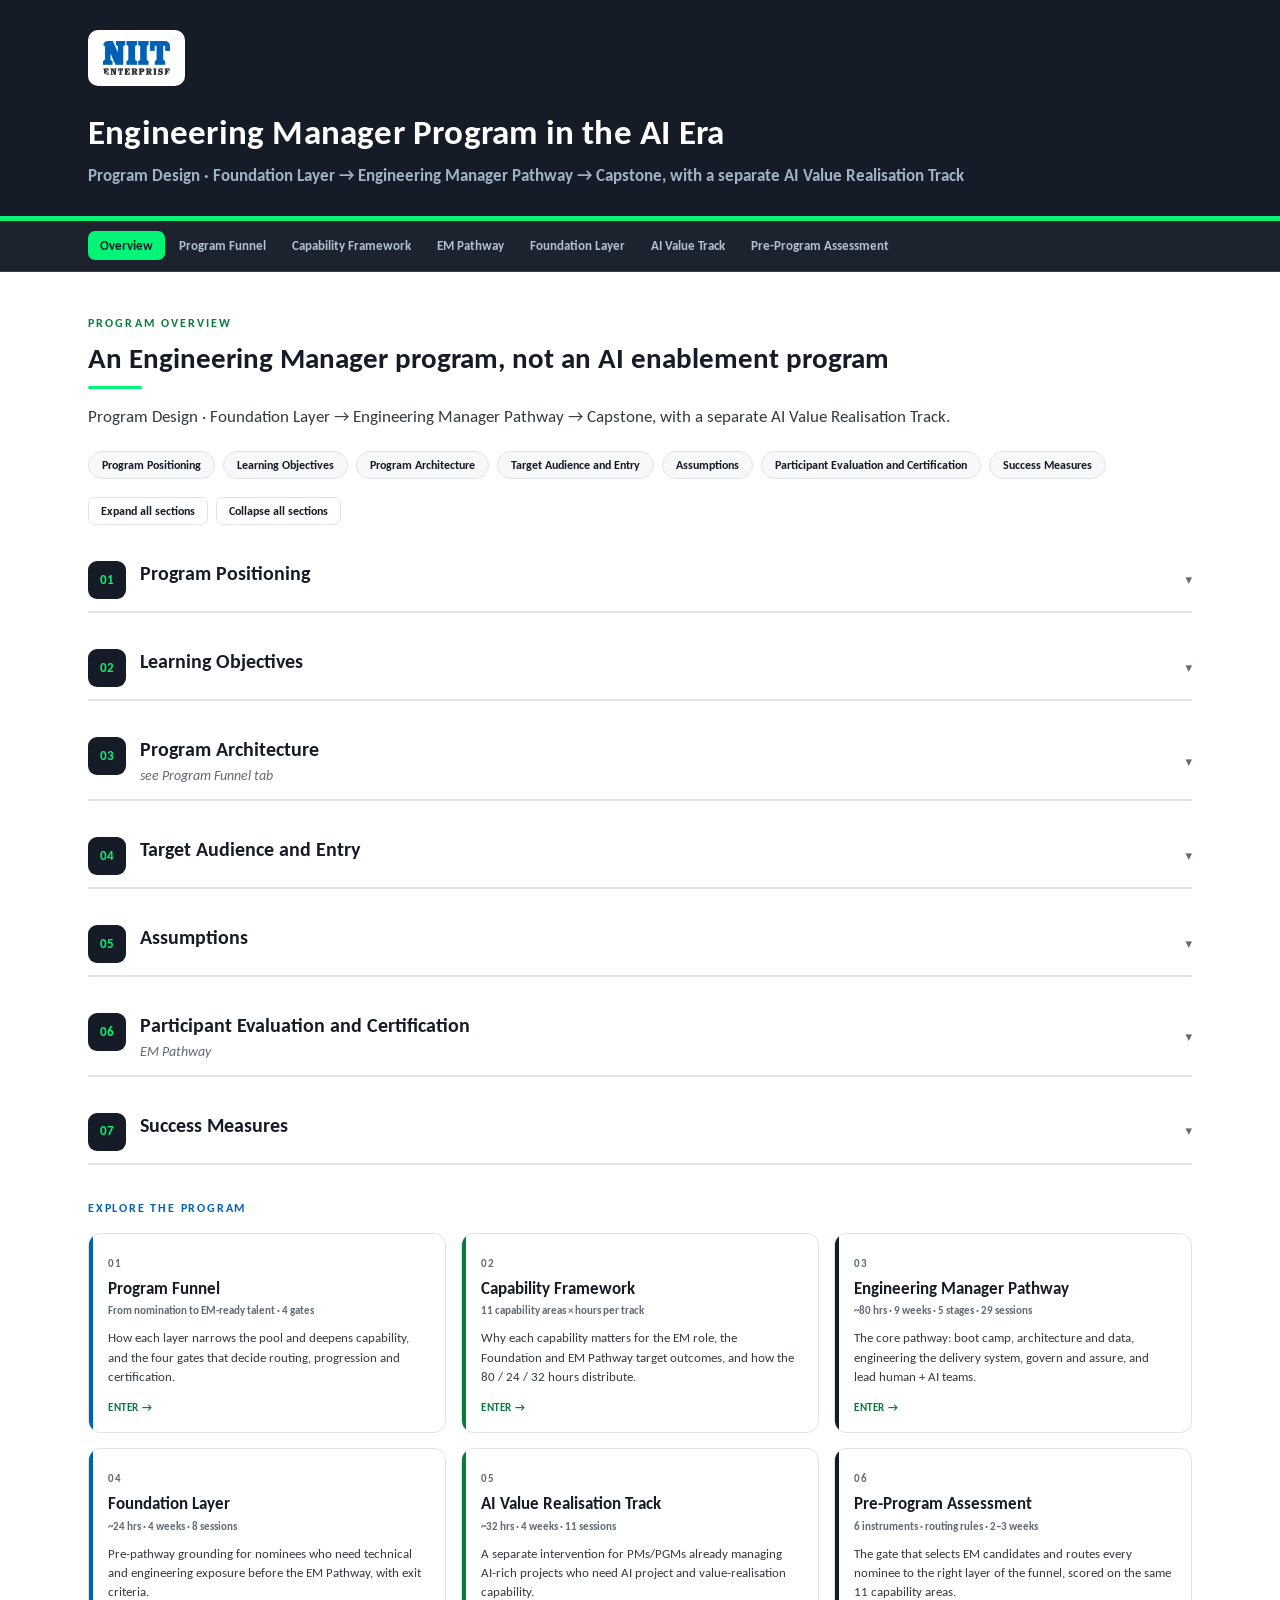
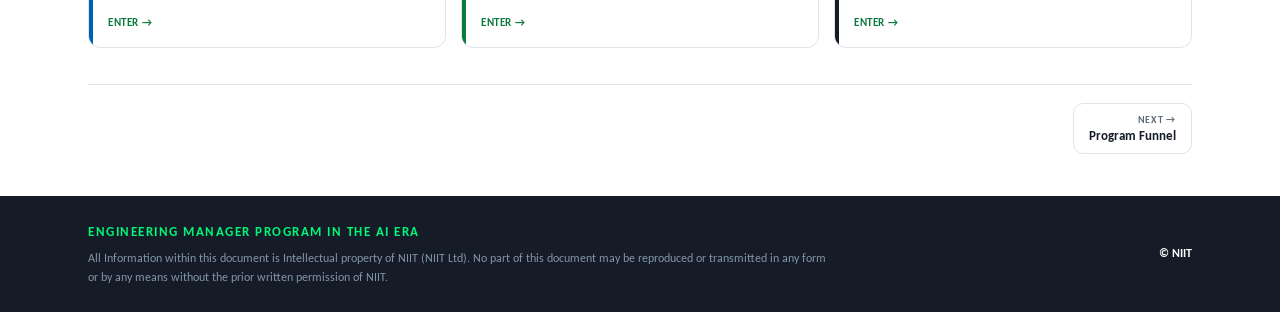
<file: Engineering-Manager/index.html>
<!DOCTYPE html>
<html lang="en">
<head>
<meta charset="UTF-8">
<meta name="viewport" content="width=device-width, initial-scale=1.0">
<meta name="robots" content="noindex, nofollow">
<title>Engineering Manager Program in the AI Era</title>
<style>
@font-face{font-family:'Carlito';font-style:normal;font-weight:400;font-display:swap;src:url([data-uri]) format('woff2')}
@font-face{font-family:'Carlito';font-style:normal;font-weight:700;font-display:swap;src:url([data-uri]) format('woff2')}
@font-face{font-family:'Carlito';font-style:italic;font-weight:400;font-display:swap;src:url([data-uri]) format('woff2')}

:root{
 --navy:#151C28; --navy-2:#26344A; --navy-3:#3C4E6B;
 --green:#02F576;          /* brand green — dark surfaces only */
 --green-t:#0B7A3E;        /* text green on white — 5.4:1 */
 --green-soft:#E8FBF0;
 --blue:#0061B4;           /* NIIT blue — 6.2:1 */
 --blue-soft:#E8F1FA;
 --ink:#15181C; --ink-2:#333A42; --muted:#5F6B76; --line:#DFE4E9; --line-2:#EFF2F5;
 --bg:#FFFFFF; --surface:#F6F8FA; --surface-2:#EAEFF4;
 --maxw:1160px;
}
*,*::before,*::after{box-sizing:border-box}
body{margin:0;background:var(--bg);color:var(--ink);
 font-family:'Carlito','Calibri','Segoe UI',system-ui,-apple-system,'Helvetica Neue',Arial,sans-serif;
 font-size:16px;line-height:1.6;-webkit-font-smoothing:antialiased}
.wrap{max-width:var(--maxw);margin:0 auto;padding:0 28px}
p{margin:0 0 12px} a{color:var(--green-t)}
h1,h2,h3,h4,h5,h6{margin:0}
.u{display:block;width:54px;height:3px;background:var(--green);border-radius:2px;margin-top:10px}

/* Masthead */
.mast{background:var(--navy);color:#fff;padding:30px 0 28px;border-bottom:5px solid var(--green)}
.mast-top{display:flex;justify-content:space-between;align-items:center;gap:18px;flex-wrap:wrap}
.logo-panel{background:#fff;border-radius:10px;display:inline-flex;align-items:center;justify-content:center;padding:11px 15px}
.logo-panel img{height:34px;width:auto;max-width:100%;display:block;border-radius:5px}
.mast h1{margin:26px 0 0;font-size:clamp(23px,3.3vw,35px);font-weight:800;letter-spacing:.2px;line-height:1.16}
.mast .sub{margin-top:9px;font-size:clamp(14px,1.6vw,16.5px);color:#9FB3C4;font-weight:600}

/* Nav */
.nav{position:sticky;top:0;z-index:60;background:rgba(21,28,40,.97);backdrop-filter:blur(8px);border-bottom:1px solid rgba(255,255,255,.12)}
.nav .wrap{display:flex;align-items:center;gap:2px;height:50px;overflow-x:auto;scrollbar-width:none}
.nav .wrap::-webkit-scrollbar{display:none}
.seg{font-family:inherit;font-size:12.5px;font-weight:600;color:#AFC0CE;background:none;border:none;padding:7px 12px;border-radius:7px;white-space:nowrap;cursor:pointer;transition:.15s}
.seg:hover{color:#fff;background:rgba(255,255,255,.09)}
.seg.on{color:var(--navy);background:var(--green);font-weight:800}

/* Views */
.view{display:none}
.view.active{display:block;animation:vin .28s ease}
@keyframes vin{from{opacity:0;transform:translateY(9px)}to{opacity:1;transform:none}}
section.view{padding:42px 0}
.backhome{display:inline-flex;align-items:center;gap:7px;font-size:12px;font-weight:700;color:var(--green-t);background:none;border:none;cursor:pointer;font-family:inherit;padding:0;margin-bottom:14px}
.backhome:hover{text-decoration:underline}
.kicker{font-size:12px;letter-spacing:2.1px;text-transform:uppercase;color:var(--green-t);font-weight:800;margin-bottom:8px}
h2.vh{font-size:clamp(22px,2.8vw,29px);line-height:1.2;color:var(--navy);font-weight:800}
.sec-intro{max-width:900px;color:var(--ink-2);font-size:16.5px;margin-top:14px}

/* chips */
.chipbar{display:flex;gap:8px;flex-wrap:wrap;margin:22px 0 4px}
.chip{font-family:inherit;font-size:12px;font-weight:600;color:var(--navy);background:var(--surface);border:1px solid var(--line);border-radius:100px;padding:6px 13px;cursor:pointer;transition:.15s}
.chip:hover{border-color:var(--blue);background:var(--surface-2)}

/* numbered block */
.sec{margin-top:36px;scroll-margin-top:64px}
summary.sec-head{display:flex;align-items:flex-start;gap:14px;padding-bottom:12px;border-bottom:2px solid var(--line);cursor:pointer;list-style:none;transition:.15s}
summary.sec-head::-webkit-details-marker{display:none}
summary.sec-head:hover{border-bottom-color:var(--green-t)}
summary.sec-head:hover .sec-tt h3{color:var(--green-t)}
summary.sec-head::after{content:"▾";margin-left:auto;align-self:center;color:var(--muted);font-size:13px;transition:transform .2s;flex:0 0 auto;padding-left:10px}
details.sec[open]>summary.sec-head::after{transform:rotate(180deg)}
.sec-num{flex:0 0 auto;width:38px;height:38px;border-radius:9px;background:var(--navy);color:var(--green);font-weight:800;font-size:13px;display:flex;align-items:center;justify-content:center;letter-spacing:.4px}
.sec-tt h3{font-size:20px;color:var(--navy);font-weight:800;line-height:1.2;transition:.15s}
.sec-tt .dek{font-size:13.5px;color:var(--muted);margin-top:4px;font-style:italic}
.sec-body{padding-top:16px}
.sec-body p{font-size:15.5px;color:var(--ink-2)}
h4.blk{font-size:16px;color:var(--navy);font-weight:700;margin:22px 0 8px}

/* expand / collapse all */
.xtools{display:flex;gap:8px;margin:18px 0 0}
.xbtn{font-family:inherit;font-size:11.5px;font-weight:700;color:var(--navy);background:#fff;border:1px solid var(--line);border-radius:7px;padding:6px 12px;cursor:pointer;transition:.15s}
.xbtn:hover{border-color:var(--green-t);color:var(--green-t);background:var(--green-soft)}

/* callouts */
.summary{background:var(--blue-soft);border-left:4px solid var(--blue);border-radius:0 10px 10px 0;padding:14px 18px;margin:16px 0;font-size:15px;color:var(--ink-2)}
.summary b{color:var(--navy)}
.callout{background:var(--green-soft);border-left:4px solid var(--green-t);border-radius:0 10px 10px 0;padding:14px 18px;margin:16px 0;font-size:14.5px;color:var(--ink-2)}
.callout b{color:var(--navy)}

/* tables */
.mtable{border:1px solid var(--line);border-radius:11px;overflow:hidden;margin:14px 0}
.tbl-scroll{overflow-x:auto}
table.grid{border-collapse:collapse;width:100%;font-size:13.8px;min-width:600px}
table.grid th,table.grid td{text-align:left;padding:11px 14px;vertical-align:top;border-top:1px solid var(--line)}
table.grid thead th{background:var(--navy);color:#fff;font-size:11px;letter-spacing:.6px;text-transform:uppercase;font-weight:700;border-top:none}
table.grid tbody tr:nth-child(even){background:var(--surface)}
table.grid td.num,table.grid th.num{text-align:center;white-space:nowrap}
.cell-strong{font-weight:700;color:var(--navy)}
.cap{font-size:12.5px;color:var(--muted);margin:8px 0 0}
tr.total-row td{background:var(--navy)!important;color:#fff!important;font-weight:700}
tr.total-row td .g{color:var(--green)}

/* lists */
ul.clean{list-style:none;margin:0;padding:0}
ul.clean li{position:relative;padding:6px 0 6px 22px;font-size:15px;color:var(--ink-2)}
ul.clean li::before{content:"";position:absolute;left:2px;top:14px;width:7px;height:7px;border-radius:2px;background:var(--green-t);transform:rotate(45deg)}
ul.clean.b li::before{background:var(--blue)}

/* pills */
.pill{display:inline-block;font-size:10.5px;font-weight:800;padding:3px 9px;border-radius:100px;letter-spacing:.4px;text-transform:uppercase;white-space:nowrap}
.pill.impart{background:var(--navy);color:var(--green)}
.pill.immerse{background:var(--blue);color:#fff}
.pill.introspect{background:var(--green-t);color:#fff}
.pill.tag{background:var(--surface-2);color:var(--navy-2)}

/* stage band + sessions (three-level disclosure) */
.stage{margin-top:26px;border:1px solid var(--line);border-radius:12px;overflow:hidden}
.stage-band{background:var(--navy);color:#fff;padding:15px 18px;display:flex;align-items:center;gap:14px;flex-wrap:wrap}
.stage-band .st-n{font-size:15.5px;font-weight:800;letter-spacing:.3px}
.stage-band .st-w{font-size:12px;color:#9FB3C4;font-weight:600}
.stage-band .st-m{margin-left:auto;display:flex;gap:8px;flex-wrap:wrap}
.stage-band .st-m span{font-size:11px;font-weight:800;background:var(--green);color:var(--navy);border-radius:6px;padding:4px 9px}
.stage-purpose{padding:12px 18px;background:var(--surface);border-bottom:1px solid var(--line);font-size:13.8px;color:var(--ink-2)}
details.sess{border-top:1px solid var(--line-2);background:#fff}
details.sess:first-of-type{border-top:none}
details.sess>summary{cursor:pointer;list-style:none;padding:13px 18px;display:flex;align-items:flex-start;gap:12px}
details.sess>summary::-webkit-details-marker{display:none}
details.sess>summary:hover{background:var(--surface)}
.s-no{flex:0 0 auto;width:26px;height:26px;border-radius:7px;background:var(--surface-2);color:var(--navy);font-weight:800;font-size:12px;display:flex;align-items:center;justify-content:center;margin-top:1px}
.s-mid{flex:1;min-width:0}
.s-ttl{font-size:14.8px;font-weight:700;color:var(--navy);line-height:1.3}
.s-meta{display:flex;gap:7px;flex-wrap:wrap;margin-top:6px;align-items:center}
.s-ca{font-size:11.5px;color:var(--muted);font-weight:600}
.s-right{flex:0 0 auto;display:flex;align-items:center;gap:10px;margin-top:1px}
.s-hrs{font-size:12px;font-weight:800;color:var(--navy);background:var(--green-soft);border:1px solid #BFEFD4;border-radius:6px;padding:3px 9px;white-space:nowrap}
.s-chev{color:var(--muted);font-size:12px;transition:.2s}
details.sess[open] .s-chev{transform:rotate(180deg)}
.s-body{padding:4px 18px 18px 56px;border-top:1px dashed var(--line)}
.s-grid{display:grid;grid-template-columns:150px 1fr;gap:10px 16px;margin-top:12px}
.s-k{font-size:10.5px;letter-spacing:.8px;text-transform:uppercase;font-weight:800;color:var(--blue);padding-top:3px}
.s-v{font-size:13.8px;color:var(--ink-2);line-height:1.55}
.s-v ol{margin:0;padding-left:18px}.s-v ol li{margin-bottom:3px}
@media(max-width:700px){.s-grid{grid-template-columns:1fr;gap:3px 0}.s-k{padding-top:9px}.s-body{padding-left:18px}}
.stage-total{padding:12px 18px;background:var(--surface-2);font-size:13px;font-weight:700;color:var(--navy);display:flex;justify-content:space-between;flex-wrap:wrap;gap:8px}

/* collapsible */
details.collap{border:1px solid var(--line);border-radius:10px;margin:12px 0;background:#fff;overflow:hidden}
details.collap>summary{cursor:pointer;list-style:none;padding:12px 16px;font-weight:700;font-size:13.8px;display:flex;align-items:center;gap:11px;color:var(--navy);background:var(--surface)}
details.collap>summary::-webkit-details-marker{display:none}
details.collap>summary .chev{margin-left:auto;color:var(--muted);font-size:12px;transition:.2s}
details.collap[open]>summary .chev{transform:rotate(180deg)}
details.collap>summary .tagi{font-size:9.5px;font-weight:800;letter-spacing:.7px;color:#fff;background:var(--blue);border-radius:5px;padding:3px 8px;text-transform:uppercase}
details.collap .body{padding:8px 16px 16px}

/* hub */
.hub-lead{margin-top:34px;font-size:12px;letter-spacing:1.8px;text-transform:uppercase;color:var(--blue);font-weight:800}
.hub{display:grid;grid-template-columns:repeat(3,1fr);gap:15px;margin-top:15px}
@media(max-width:860px){.hub{grid-template-columns:1fr 1fr}}
@media(max-width:540px){.hub{grid-template-columns:1fr}}
.hubcard{position:relative;text-align:left;font-family:inherit;background:#fff;border:1px solid var(--line);border-radius:12px;padding:20px 19px 17px;cursor:pointer;transition:.16s;overflow:hidden}
.hubcard::before{content:"";position:absolute;left:0;top:0;bottom:0;width:4px;background:var(--navy)}
.hubcard.g::before{background:var(--green-t)}
.hubcard.b::before{background:var(--blue)}
.hubcard:hover{border-color:var(--blue);box-shadow:0 12px 28px rgba(21,28,40,.13);transform:translateY(-3px)}
.hubcard .hn{font-size:11px;font-weight:800;color:var(--muted);letter-spacing:1.2px}
.hubcard h3{font-size:16.5px;color:var(--navy);margin:7px 0 6px;line-height:1.25}
.hubcard p{font-size:12.8px;color:var(--ink-2);margin:0 0 12px;line-height:1.5}
.hubcard .hsec{font-size:11px;color:var(--muted);font-weight:600;margin-bottom:11px}
.hubcard .hgo{font-size:11px;font-weight:800;color:var(--green-t);text-transform:uppercase;letter-spacing:.6px}

/* facts */
.facts{border:1px solid var(--line);border-radius:12px;overflow:hidden;margin-top:22px}
.facts .fr{display:grid;grid-template-columns:190px 1fr;border-top:1px solid var(--line)}
.facts .fr:first-child{border-top:none}
.facts .fk{background:var(--navy);color:var(--green);font-size:12px;font-weight:800;letter-spacing:.5px;text-transform:uppercase;padding:12px 15px;display:flex;align-items:center}
.facts .fv{padding:12px 16px;font-size:14.5px;color:var(--ink-2)}
@media(max-width:640px){.facts .fr{grid-template-columns:1fr}}

/* funnel */
.funnel{margin:22px 0 6px}
.fstep{position:relative;margin:0 auto 10px;border-radius:11px;padding:14px 18px;color:#fff;text-align:center}
.fstep .ft{font-size:14.5px;font-weight:800;letter-spacing:.3px}
.fstep .fd{font-size:12.5px;margin-top:4px;opacity:.92}
.fstep.l0{background:var(--navy-3);width:100%}
.fstep.l1{background:var(--blue);width:94%}
.fstep.l2{background:#12527F;width:86%}
.fstep.l3{background:#0E3F63;width:78%}
.fstep.l4{background:#1B2E3F;width:70%}
.fstep.l5{background:#17263A;width:62%}
.fstep.l6{background:#141F30;width:54%}
.fstep.l7{background:var(--navy);width:46%;border:2px solid var(--green)}
.fstep.l7 .ft{color:var(--green)}
.fside{background:var(--green-soft);border:1px dashed var(--green-t);border-radius:11px;padding:14px 18px;margin:10px 0 16px}
.fside .ft{font-size:13.5px;font-weight:800;color:var(--green-t)}
.fside .fd{font-size:12.8px;color:var(--ink-2);margin-top:4px}
@media(max-width:700px){.fstep{width:100%!important}}

/* prev-next */
.prevnext{display:flex;justify-content:space-between;gap:12px;margin-top:36px;padding-top:18px;border-top:1px solid var(--line)}
.pnbtn{font-family:inherit;font-size:12.5px;font-weight:700;color:var(--navy);background:#fff;border:1px solid var(--line);border-radius:10px;padding:10px 15px;cursor:pointer;transition:.15s;max-width:48%;text-align:left}
.pnbtn:hover{border-color:var(--blue);background:var(--surface)}
.pnbtn .pnl{display:block;font-size:9.5px;letter-spacing:.7px;text-transform:uppercase;color:var(--muted);margin-bottom:2px}
.pnbtn.next{margin-left:auto;text-align:right}
.pnbtn.ghost{visibility:hidden}

/* footer */
footer{background:var(--navy);color:#9FB3C4;padding:26px 0}
footer .wrap{display:flex;justify-content:space-between;gap:20px;flex-wrap:wrap;align-items:center}
footer .fb{font-size:12.5px;font-weight:800;letter-spacing:.12em;color:var(--green);margin-bottom:7px}
footer .ip{font-size:11.5px;line-height:1.6;max-width:740px;color:#8295A6}
footer .cr{font-size:12px;font-weight:600;color:#fff;white-space:nowrap}

@media print{
 .nav,.seg,.prevnext,.backhome,.chipbar,.hub,.hub-lead{display:none!important}
 .view{display:block!important}
 details.collap,details.sess{border-color:#ccc}
 details .chev,details .s-chev{display:none}
 details.collap .body,details.sess .s-body{display:block!important}
 section.view{padding:18px 0}
 .stage,.mtable,.sec,.fstep{break-inside:avoid}
}
</style>
</head>
<body>

<header class="mast">
  <div class="wrap">
    <div class="mast-top">
      <span class="logo-panel"><img src="[data-uri]" alt="NIIT Enterprise"></span>
    </div>
    <h1>Engineering Manager Program in the AI Era</h1>
    <div class="sub">Program Design · Foundation Layer → Engineering Manager Pathway → Capstone, with a separate AI Value Realisation Track</div>
  </div>
</header>

<nav class="nav" id="segnav">
  <div class="wrap">
    <button class="seg" data-go="overview">Overview</button>
    <button class="seg" data-go="funnel">Program Funnel</button>
    <button class="seg" data-go="framework">Capability Framework</button>
    <button class="seg" data-go="empathway">EM Pathway</button>
    <button class="seg" data-go="foundation">Foundation Layer</button>
    <button class="seg" data-go="aitrack">AI Value Track</button>
    <button class="seg" data-go="assessment">Pre-Program Assessment</button>
  </div>
</nav>

<main>
<!-- ===== OVERVIEW ===== -->
<section class="view active" id="view-overview" data-view="overview">
  <div class="wrap">
    <div class="kicker">Program Overview</div>
    <h2 class="vh">An Engineering Manager program, not an AI enablement program<span class="u"></span></h2>
    <p class="sec-intro">Program Design · Foundation Layer → Engineering Manager Pathway → Capstone, with a separate AI Value Realisation Track.</p>

    <details class="sec" id="s-pos">
      <summary class="sec-head"><div class="sec-num">01</div><div class="sec-tt"><h3>Program Positioning</h3></div></summary>
      <div class="sec-body">
        <p>An Engineering Manager program, not an AI enablement program. It prepares experienced PMs/PGMs and relevant technical professionals to transition into Engineering Manager roles, able to manage technology, engineering, AI-enabled delivery and business outcomes. AI is an important, embedded component throughout: participants learn how AI is built into engineering and delivery environments, not just how to use AI productivity tools.</p>
        <h4 class="blk">Context</h4>
        <p>Engineering leaders are expected to drive not only delivery and team performance, but informed decisions on architecture, data, AI, engineering productivity, quality, governance and value realisation. Current PM/PGM roles remain focused on timelines, cost, resources, customer management and delivery governance. The program builds a new generation of Engineering Managers who bridge business, customer, technology and engineering teams (see Context tab).</p>
      </div>
    </details>

    <details class="sec" id="s-obj">
      <summary class="sec-head"><div class="sec-num">02</div><div class="sec-tt"><h3>Learning Objectives</h3></div></summary>
      <div class="sec-body">
        <ul class="clean">
          <li>Redefine the Engineering Manager role for the AI era: from tracking people, cost and timelines to leading technology, engineering, AI-enabled delivery and business outcomes.</li>
          <li>Build the technical fluency to make sound decisions on architecture (enterprise and agentic), platforms, data and AI models, and to work as a credible partner to architects and engineers.</li>
          <li>Redesign how teams build software with an AI-native SDLC, quality engineering for probabilistic systems, platform engineering and measurable engineering productivity and developer experience.</li>
          <li>Lead and govern AI-enabled delivery: agents and agent management, human-in-the-loop, orchestration, AI governance, privacy, security, risk controls and escalation.</li>
          <li>Think at enterprise level by connecting technology decisions to reliability, compliance, security, resilience, integration, cost and client outcomes.</li>
          <li>Lead human + AI teams across generations and geographies with developer empathy, clear decision rights, delegation and sound judgement.</li>
        </ul>
      </div>
    </details>

    <details class="sec" id="s-arch">
      <summary class="sec-head"><div class="sec-num">03</div><div class="sec-tt"><h3>Program Architecture</h3><div class="dek">see Program Funnel tab</div></div></summary>
      <div class="sec-body">
        <div class="mtable tbl-scroll"><table class="grid">
          <thead><tr><th style="width:17%">Track</th><th style="width:36%">Who it is for</th><th class="num">Hours</th><th class="num">Weeks</th><th class="num">Hrs / week</th><th>Format</th></tr></thead>
          <tbody>
            <tr><td class="cell-strong">Pre-Program Assessment</td><td>All nominees. Eligibility screen, self and manager assessment, technical/AI aptitude test, situational judgement test, case panel.</td><td class="num">–</td><td class="num">2–3</td><td class="num">–</td><td>Online tests + 60-min panel (separate workbook)</td></tr>
            <tr><td class="cell-strong">Foundation Layer</td><td>Nominees whose current role is mainly traditional PM work (reporting, timesheets, people tracking) and who need technical grounding before the EM Pathway.</td><td class="num">24</td><td class="num">4</td><td class="num">6</td><td>Self-paced pre-work + live virtual + guided build lab</td></tr>
            <tr><td class="cell-strong">Engineering Manager Pathway</td><td>Experienced PMs/PGMs and relevant technical professionals (tech leads, architects, delivery leads) with hands-on project and delivery exposure, who clear the pre-program assessment.</td><td class="num">80</td><td class="num">9</td><td class="num">8–10 (boot camp week 14)</td><td>Optional 2-day in-person boot camp + live virtual sprints + capstone</td></tr>
            <tr><td class="cell-strong">AI Value Realisation Track</td><td>PMs/PGMs already managing AI-rich projects who need AI project and value-realisation capability but are not EM candidates.</td><td class="num">32</td><td class="num">4</td><td class="num">8</td><td>Live virtual + case lab + presentation</td></tr>
          </tbody>
        </table></div>
      </div>
    </details>

    <details class="sec" id="s-aud">
      <summary class="sec-head"><div class="sec-num">04</div><div class="sec-tt"><h3>Target Audience and Entry</h3></div></summary>
      <div class="sec-body">
        <div class="facts">
          <div class="fr"><div class="fk">Primary</div><div class="fv">Experienced PMs/PGMs and relevant technical professionals (tech leads, architects, delivery leads) with hands-on project and delivery exposure, who clear the pre-program assessment.</div></div>
          <div class="fr"><div class="fk">Foundation Layer</div><div class="fv">Nominees whose current role is mainly traditional PM work (reporting, timesheets, people tracking) and who need technical grounding before the EM Pathway.</div></div>
          <div class="fr"><div class="fk">AI Value Realisation Track</div><div class="fv">PMs/PGMs already managing AI-rich projects who need AI project and value-realisation capability but are not EM candidates.</div></div>
          <div class="fr"><div class="fk">Cohort size</div><div class="fv">Recommended 20–25 participants per EM cohort to allow case teams of 4–5 and individual Introspect presentations.</div></div>
        </div>
        <div class="summary" style="margin-top:16px">Entry is decided by the <b>Pre-Program Assessment</b> (separate workbook), which scores candidates on the same 11 capability areas used in this design and routes them to the EM Pathway, the Foundation Layer or the AI Value Realisation Track.</div>
      </div>
    </details>

    <details class="sec" id="s-assum">
      <summary class="sec-head"><div class="sec-num">05</div><div class="sec-tt"><h3>Assumptions</h3></div></summary>
      <div class="sec-body">
        <ul class="clean b">
          <li>This is an Engineering Manager transition program, not an AI enablement program. AI is embedded throughout as a core component, but the objective is to build the full capability set of the Engineering Manager role.</li>
          <li>Target participants are experienced PMs/PGMs and relevant technical professionals with real project and delivery exposure, selected through a pre-program assessment against defined entry criteria.</li>
          <li>The program works as a funnel: an assessment gate routes candidates to the EM Pathway, to a Foundation Layer (for those with mainly traditional PM responsibilities such as reporting, timesheets and people tracking) or to a separate AI Value Realisation Track (for PMs/PGMs already running AI-rich projects who are not EM candidates).</li>
          <li>The EM Pathway is ~80 hours over 9 weeks: an optional 2-day boot camp (14 hrs) followed by four sprints at ~8–10 hours per week, moving from frame and fluency to architecture, engineering, governance and leadership.</li>
          <li>The program does not reteach basic project management or teach AI tools and prompting for their own sake. Tools are used inside realistic engineering and delivery scenarios.</li>
          <li>Each sprint follows Impart → Immerse → Introspect: concept sessions, then an enterprise case analysis, then participants apply the sprint to their own engagement and present it.</li>
          <li>Human accountability remains explicit. AI outputs are treated as evidence and options to be validated, not as authority.</li>
          <li>If the boot camp is not run, its 14 hours are delivered as live virtual sessions in Weeks 1–2 and the schedule extends by one week.</li>
        </ul>
      </div>
    </details>

    <details class="sec" id="s-eval">
      <summary class="sec-head"><div class="sec-num">06</div><div class="sec-tt"><h3>Participant Evaluation and Certification</h3><div class="dek">EM Pathway</div></div></summary>
      <div class="sec-body">
        <div class="mtable tbl-scroll"><table class="grid">
          <thead><tr><th style="width:30%">Component</th><th>Description</th><th class="num">Weight</th></tr></thead>
          <tbody>
            <tr><td class="cell-strong">Introspect presentations (x4)</td><td>Each sprint ends with a participant presenting an application to their own engagement, scored on a common rubric.</td><td class="num">40%</td></tr>
            <tr><td class="cell-strong">Immerse case team work (x4)</td><td>Team case outputs assessed for diagnosis, options, trade-offs and recommendation quality.</td><td class="num">20%</td></tr>
            <tr><td class="cell-strong">Capstone: 90-Day EM Playbook</td><td>Presented to a leadership panel; assesses integrated application across all capability areas.</td><td class="num">30%</td></tr>
            <tr><td class="cell-strong">Engagement &amp; practice</td><td>Attendance, pre-work completion and peer feedback.</td><td class="num">10%</td></tr>
            <tr class="total-row"><td>Total</td><td></td><td class="num"><span class="g">100%</span></td></tr>
          </tbody>
        </table></div>
        <div class="callout"><b>Certification:</b> 'Engineering Manager – AI Era' certificate for participants scoring 70% or above overall with all four Introspect presentations and the capstone completed.</div>
      </div>
    </details>

    <details class="sec" id="s-succ">
      <summary class="sec-head"><div class="sec-num">07</div><div class="sec-tt"><h3>Success Measures</h3></div></summary>
      <div class="sec-body">
        <div class="facts">
          <div class="fr"><div class="fk">Reaction</div><div class="fv">Participant NPS and relevance rating per session and sprint.</div></div>
          <div class="fr"><div class="fk">Learning</div><div class="fv">Pre vs post capability score on the same competency rubric used in the pre-program assessment.</div></div>
          <div class="fr"><div class="fk">Behaviour</div><div class="fv">Manager and skip-level observation at 90 days against capstone playbook commitments.</div></div>
          <div class="fr"><div class="fk">Results</div><div class="fv">Share of graduates moved into EM roles within 6–12 months; engagement-level DevEx, quality and delivery metrics.</div></div>
        </div>
      </div>
    </details>

    <div class="hub-lead">Explore the program</div>
    <div class="hub">
      <button class="hubcard b" data-go="funnel"><span class="hn">01</span><h3>Program Funnel</h3><div class="hsec">From nomination to EM-ready talent · 4 gates</div><p>How each layer narrows the pool and deepens capability, and the four gates that decide routing, progression and certification.</p><span class="hgo">Enter →</span></button>
      <button class="hubcard g" data-go="framework"><span class="hn">02</span><h3>Capability Framework</h3><div class="hsec">11 capability areas × hours per track</div><p>Why each capability matters for the EM role, the Foundation and EM Pathway target outcomes, and how the 80 / 24 / 32 hours distribute.</p><span class="hgo">Enter →</span></button>
      <button class="hubcard" data-go="empathway"><span class="hn">03</span><h3>Engineering Manager Pathway</h3><div class="hsec">~80 hrs · 9 weeks · 5 stages · 29 sessions</div><p>The core pathway: boot camp, architecture and data, engineering the delivery system, govern and assure, and lead human + AI teams.</p><span class="hgo">Enter →</span></button>
      <button class="hubcard b" data-go="foundation"><span class="hn">04</span><h3>Foundation Layer</h3><div class="hsec">~24 hrs · 4 weeks · 8 sessions</div><p>Pre-pathway grounding for nominees who need technical and engineering exposure before the EM Pathway, with exit criteria.</p><span class="hgo">Enter →</span></button>
      <button class="hubcard g" data-go="aitrack"><span class="hn">05</span><h3>AI Value Realisation Track</h3><div class="hsec">~32 hrs · 4 weeks · 11 sessions</div><p>A separate intervention for PMs/PGMs already managing AI-rich projects who need AI project and value-realisation capability.</p><span class="hgo">Enter →</span></button>
      <button class="hubcard" data-go="assessment"><span class="hn">06</span><h3>Pre-Program Assessment</h3><div class="hsec">6 instruments · routing rules · 2–3 weeks</div><p>The gate that selects EM candidates and routes every nominee to the right layer of the funnel, scored on the same 11 capability areas.</p><span class="hgo">Enter →</span></button>
    </div>
  </div>
</section>

<!-- ===== FUNNEL ===== -->
<section class="view" id="view-funnel" data-view="funnel">
  <div class="wrap">
    <div class="kicker">Program Funnel</div>
    <h2 class="vh">From Nomination to EM-Ready Talent<span class="u"></span></h2>
    <p class="sec-intro">Each layer narrows the pool and deepens capability: broad grounding first, then architecture, engineering, governance and leadership.</p>

    <div class="funnel">
      <div class="fstep l0"><div class="ft">NOMINATION POOL</div><div class="fd">Experienced PMs/PGMs and technical professionals nominated by business units</div></div>
      <div class="fstep l1"><div class="ft">PRE-PROGRAM ASSESSMENT GATE</div><div class="fd">Eligibility · self + manager rating · technical/AI aptitude · SJT · case panel → route</div></div>
      <div class="fside"><div class="ft">OPTIONAL ROUTE · AI VALUE REALISATION TRACK (~32 hrs, 4 wks)</div><div class="fd">For PMs/PGMs already running AI-rich projects whose direction is AI program and value leadership rather than EM.</div></div>
      <div class="fstep l2"><div class="ft">FOUNDATION LAYER (~24 hrs, 4 wks)</div><div class="fd">Engineering, cloud, data, AI basics + build lab → re-assess</div></div>
      <div class="fstep l3"><div class="ft">STAGE 1 · FRAME &amp; FLUENCY (Boot camp, 14 hrs)</div><div class="fd">Role reframe · AI fluency · platform · experience</div></div>
      <div class="fstep l4"><div class="ft">STAGE 2 · ARCHITECTURE, DATA &amp; AI (16 hrs)</div><div class="fd">Enterprise &amp; agentic architecture · data · models</div></div>
      <div class="fstep l5"><div class="ft">STAGE 3 · ENGINEER DELIVERY (19 hrs)</div><div class="fd">AI SDLC · quality · DevEx · platform · outcomes</div></div>
      <div class="fstep l6"><div class="ft">STAGE 4 · GOVERN &amp; ASSURE (17 hrs)</div><div class="fd">Security · governance · HITL · SRE · enterprise</div></div>
      <div class="fstep l6" style="width:50%"><div class="ft">STAGE 5 · LEAD (14 hrs)</div><div class="fd">Human + AI teams · judgement · capstone</div></div>
      <div class="fstep l7"><div class="ft">EM-READY TALENT POOL</div><div class="fd">Certified, with 90-day playbook</div></div>
    </div>
    <div class="callout">Foundation Layer graduates who clear re-assessment enter Stage 1 of the next EM cohort.</div>

    <details class="sec" id="s-gates">
      <summary class="sec-head"><div class="sec-num">G</div><div class="sec-tt"><h3>Gates</h3></div></summary>
      <div class="sec-body">
        <div class="mtable tbl-scroll"><table class="grid">
          <thead><tr><th style="width:24%">Gate</th><th>Decision</th></tr></thead>
          <tbody>
            <tr><td class="cell-strong">Gate 1 – Assessment</td><td>Weighted assessment score and technical/AI aptitude score decide routing (see Pre-Program Assessment workbook, Scorecard tab).</td></tr>
            <tr><td class="cell-strong">Gate 2 – Foundation exit</td><td>Re-assessment knowledge test plus readiness review panel decides entry to the next EM cohort.</td></tr>
            <tr><td class="cell-strong">Gate 3 – Stage progression</td><td>Each Introspect presentation is scored; participants below threshold get a coaching plan before the next stage.</td></tr>
            <tr><td class="cell-strong">Gate 4 – Certification</td><td>Capstone plus overall score of 70% or above leads to certification and entry to the EM-ready talent pool.</td></tr>
          </tbody>
        </table></div>
      </div>
    </details>
  </div>
</section>

<!-- ===== CAPABILITY FRAMEWORK ===== -->
<section class="view" id="view-framework" data-view="framework">
  <div class="wrap">
    <div class="kicker">Capability Framework</div>
    <h2 class="vh">Engineering Manager in the AI Era<span class="u"></span></h2>
    <p class="sec-intro">The 9 capability areas from the Design tab, plus 2 added from the 1 Oct discussion. Hours are calculated from the design sheets.</p>

    <div class="mtable tbl-scroll" style="margin-top:22px"><table class="grid" style="min-width:1050px">
      <thead><tr>
        <th class="num">#</th><th style="width:15%">Capability Area</th><th style="width:21%">Why it matters for the EM role</th>
        <th style="width:15%">Foundation Layer outcome</th><th style="width:21%">EM Pathway target outcome</th>
        <th class="num">EM hrs</th><th class="num">EM sessions</th><th class="num">Fdn hrs</th><th class="num">AI Track hrs</th>
      </tr></thead>
      <tbody>
        <tr><td class="num">1</td><td class="cell-strong">Platform Thinking (DBTP – Digital Business Technology Platform)</td><td>Engineering Managers increasingly deliver on shared platforms (cloud, data, AI, integration) rather than isolated applications; platform choices drive speed, reuse, cost and developer productivity.</td><td>Explains cloud, API and platform basics and why reuse matters.</td><td>Treats platforms as products; evaluates build/reuse/buy decisions; sponsors internal developer platforms and golden paths that raise team throughput.</td><td class="num">5</td><td class="num">2</td><td class="num">3</td><td class="num">0</td></tr>
        <tr><td class="num">2</td><td class="cell-strong">AI Fluency for Engineering Managers</td><td>EMs must lead teams that build with and alongside AI: copilots, RAG, agents and model-backed features. Fluency, not data science depth, is required to make sound calls.</td><td>Explains ML vs GenAI, LLM strengths and limits, and safe use of AI tools.</td><td>Explains how LLMs, RAG, agents and orchestration work; selects models and patterns with cost, quality and risk trade-offs; challenges unrealistic AI claims.</td><td class="num">6</td><td class="num">2</td><td class="num">3</td><td class="num">0</td></tr>
        <tr><td class="num">3</td><td class="cell-strong">Experience Thinking (Customer &amp; Developer Experience)</td><td>Outcomes depend on both customer experience and developer experience. Developer empathy and flow are now first-class management responsibilities.</td><td>Describes the customer journey of their product and common developer friction points.</td><td>Measures and improves DevEx and engineering productivity (DORA, SPACE, DevEx), removes friction, and links developer and customer experience to business outcomes.</td><td class="num">5</td><td class="num">2</td><td class="num">0</td><td class="num">3</td></tr>
        <tr><td class="num">4</td><td class="cell-strong">Enterprise Context – Cybersec, Governance, SRE, Enterprise Integration</td><td>Technology decisions must hold up against enterprise requirements for security, privacy, compliance, reliability, resilience and integration.</td><td>Names core security, privacy and reliability concepts relevant to delivery.</td><td>Designs security, privacy, governance, SRE and integration controls into delivery; runs AI risk controls and escalation; connects decisions to enterprise outcomes.</td><td class="num">12</td><td class="num">4</td><td class="num">0</td><td class="num">3</td></tr>
        <tr><td class="num">5</td><td class="cell-strong">Methodology – AI SDLC</td><td>The SDLC is being rewritten by AI-assisted and agentic engineering; EMs must redesign the team's way of working, not just add tools.</td><td>Describes the conventional SDLC, Agile and DevOps practices.</td><td>Designs an AI-native SDLC (spec-driven, agent-assisted, eval-gated) with clear human checkpoints, and measures its impact.</td><td class="num">3</td><td class="num">1</td><td class="num">6</td><td class="num">3</td></tr>
        <tr><td class="num">6</td><td class="cell-strong">Collaboration with Multigenerational Workforce</td><td>Teams span Gen Z to senior engineers, multiple geographies and hybrid models, with different relationships to AI. Collaboration and coaching styles must adapt.</td><td>Recognises different working styles and expectations in mixed-age teams.</td><td>Builds psychological safety, coaches across generations and AI-adoption levels, and designs collaboration rituals for distributed teams.</td><td class="num">2</td><td class="num">1</td><td class="num">0</td><td class="num">0</td></tr>
        <tr><td class="num">7</td><td class="cell-strong">Quality Engineering</td><td>AI components behave probabilistically; conventional pass/fail testing is not enough. Quality must be engineered through evals, guardrails and observability.</td><td>Explains the test pyramid, automation and defect lifecycle.</td><td>Defines quality strategy for deterministic and probabilistic components: evals, golden datasets, red-teaming, AI-assisted testing and production quality signals.</td><td class="num">3</td><td class="num">1</td><td class="num">0</td><td class="num">3</td></tr>
        <tr><td class="num">8</td><td class="cell-strong">AI Edge Project Thinking</td><td>Delivery is shifting from effort-and-milestone to outcome-based commercial models where AI changes estimation, staffing and margins.</td><td>Explains scope, estimation and change control in current delivery models.</td><td>Plans AI-edge projects with outcome-based scope, probabilistic estimates, hybrid human/agent capacity and AI economics (token, inference and oversight costs).</td><td class="num">3</td><td class="num">1</td><td class="num">0</td><td class="num">12</td></tr>
        <tr><td class="num">9</td><td class="cell-strong">Data to Intelligence Thinking</td><td>AI is only as good as its data. Data quality, lineage and governance decide whether AI-enabled systems are trustworthy and usable.</td><td>Explains data sources, pipelines and basic data quality dimensions.</td><td>Assesses AI-readiness of data; sets data quality, lineage, privacy and governance expectations; turns data into decision intelligence for the team and client.</td><td class="num">3</td><td class="num">1</td><td class="num">3</td><td class="num">0</td></tr>
        <tr><td class="num">10</td><td class="cell-strong">Architecture Thinking – Enterprise &amp; Agentic</td><td>Added from the 1 Oct discussion: EMs must understand enterprise and agentic architecture well enough to review designs, spot risk and make trade-offs with architects.</td><td>Reads a basic architecture diagram and names main components.</td><td>Reviews enterprise and agentic architectures (orchestration, tools, memory, guardrails); writes and challenges architecture decision records.</td><td class="num">6</td><td class="num">2</td><td class="num">0</td><td class="num">0</td></tr>
        <tr><td class="num">11</td><td class="cell-strong">Engineering Leadership – Decisions, Delegation &amp; Judgement</td><td>Added from the 1 Oct discussion: the role moves from tracking people, cost and timelines to making technical and delivery decisions, delegating to humans and agents, and exercising judgement.</td><td>Describes their current decision rights and delegation patterns.</td><td>Makes explicit, evidence-based technical and delivery decisions; delegates to humans and agents with clear decision rights; manages AI-enabled teams for outcomes.</td><td class="num">8</td><td class="num">3</td><td class="num">3</td><td class="num">3</td></tr>
        <tr><td class="num">12</td><td class="cell-strong">Integrated Application (Immerse / Introspect)</td><td>Immerse case analyses and Introspect presentations that combine every capability area in the stage, plus the capstone.</td><td>Guided build lab and readiness review.</td><td>Applies all capability areas to a real engagement and defends decisions to a panel.</td><td class="num">24</td><td class="num">9</td><td class="num">6</td><td class="num">5</td></tr>
        <tr class="total-row"><td class="num"></td><td>TOTAL</td><td></td><td></td><td></td><td class="num"><span class="g">80</span></td><td class="num"><span class="g">29</span></td><td class="num"><span class="g">24</span></td><td class="num"><span class="g">32</span></td></tr>
      </tbody>
    </table></div>
    <p class="cap">Check vs design totals (should be 0): EM hrs 0 · Foundation hrs 0 · AI Track hrs 0. Capability areas 10 and 11 were added based on the discussion.</p>
  </div>
</section>

<!-- ===== EM PATHWAY ===== -->
<section class="view" id="view-empathway" data-view="empathway">
  <div class="wrap">
    <div class="kicker">Engineering Manager Pathway</div>
    <h2 class="vh">Detailed Design — ~80 hours · 9 weeks<span class="u"></span></h2>
    <p class="sec-intro">Optional 2-day boot camp + four sprints at ~8–10 hrs/week · Impart → Immerse → Introspect in every stage. Select any session to open its purpose, coverage, hands-on activity, learning objectives and rationale.</p>

    <div class="summary" style="margin-top:20px"><b>Legend —</b> <span class="pill impart">Impart</span> Concept and practice sessions that build a capability area. &nbsp; <span class="pill immerse">Immerse</span> Enterprise case analysis or simulation that integrates the stage's capability areas. &nbsp; <span class="pill introspect">Introspect</span> Participants apply the stage to their own engagement and present it for panel feedback.</div>

    <details class="sec" id="s-st1">
      <summary class="sec-head"><div class="sec-num">S1</div><div class="sec-tt"><h3>Stage 1 · Frame &amp; Fluency (Boot Camp)</h3><div class="dek">Week 1 · 2 days · 14 hrs</div></div></summary>
      <div class="sec-body">
      <div class="stage">
        <div class="stage-band"><div><div class="st-n">STAGE 1 · FRAME &amp; FLUENCY (BOOT CAMP)</div><div class="st-w">Week 1 · 2 days</div></div><div class="st-m"><span>14 hrs</span><span>5 sessions</span></div></div>
        <div class="stage-purpose">Reframe the role and build shared AI, platform and experience fluency in an intensive 2-day immersion.</div>

        <details class="sess"><summary><span class="s-no">1</span><span class="s-mid"><span class="s-ttl">The Engineering Manager in the AI Era: From Delivery Manager to Engineering Leader</span><span class="s-meta"><span class="pill impart">Impart</span><span class="s-ca">Engineering Leadership – Decisions, Delegation &amp; Judgement · In-person boot camp · Week 1</span></span></span><span class="s-right"><span class="s-hrs">3 hrs</span><span class="s-chev">▾</span></span></summary>
          <div class="s-body"><div class="s-grid">
            <div class="s-k">Purpose</div><div class="s-v">Establish what changes when a delivery or program manager becomes an Engineering Manager, and what the AI era adds to the role.</div>
            <div class="s-k">Suggested Coverage</div><div class="s-v">PM vs EM role; people, delivery, cost and timeline management vs technology, engineering and outcome leadership; managing AI-enabled teams and agents; outcome-based delivery; orchestration; technical decision rights; engineering credibility; EM role and client expectations; personal capability gaps.</div>
            <div class="s-k">Hands-on Activity</div><div class="s-v">Role Reclassification: sort current weekly responsibilities into Retain, Automate, Delegate (human/agent) and New EM Responsibility, then compare with peers.</div>
            <div class="s-k">3 Key Learning Objectives</div><div class="s-v"><ol><li>Articulate how the EM role differs from the current PM/PGM role.</li><li>Identify the decisions an EM owns that a PM typically escalates.</li><li>Map personal strengths and gaps against the program's 11 capability areas.</li></ol></div>
            <div class="s-k">Rationale</div><div class="s-v">Positions the program as an EM transition from the first hour and prevents it from being read as a PM course or an AI tools course.</div>
          </div></div>
        </details>

        <details class="sess"><summary><span class="s-no">2</span><span class="s-mid"><span class="s-ttl">AI Fluency for Engineering Managers: How LLMs, RAG and Agents Really Work</span><span class="s-meta"><span class="pill impart">Impart</span><span class="s-ca">AI Fluency for Engineering Managers · In-person boot camp · Week 1</span></span></span><span class="s-right"><span class="s-hrs">4 hrs</span><span class="s-chev">▾</span></span></summary>
          <div class="s-body"><div class="s-grid">
            <div class="s-k">Purpose</div><div class="s-v">Give participants a working mental model of modern AI systems so they can make and challenge engineering decisions involving AI.</div>
            <div class="s-k">Suggested Coverage</div><div class="s-v">ML vs GenAI; LLM mechanics (tokens, context windows, temperature); hallucination and non-determinism; prompt and context engineering; RAG; tool use; agents and multi-agent patterns; AI coding assistants; model families; what AI cannot do reliably; productivity tools vs AI-embedded systems.</div>
            <div class="s-k">Hands-on Activity</div><div class="s-v">AI Build Lab: in pairs, build a small RAG assistant and a simple tool-using agent with low-code tooling, then break it deliberately and log the failure modes.</div>
            <div class="s-k">3 Key Learning Objectives</div><div class="s-v"><ol><li>Explain in plain language how an LLM, a RAG pipeline and an agent produce outputs.</li><li>Identify failure modes typical of AI components.</li><li>Distinguish using AI productivity tools from leading delivery of AI-embedded systems.</li></ol></div>
            <div class="s-k">Rationale</div><div class="s-v">As per our discussion, it was explicit that the program must go beyond AI tools and prompting. Hands-on build-and-break gives non-specialists real intuition fast.</div>
          </div></div>
        </details>

        <details class="sess"><summary><span class="s-no">3</span><span class="s-mid"><span class="s-ttl">Platform Thinking and the Digital Business Technology Platform (DBTP)</span><span class="s-meta"><span class="pill impart">Impart</span><span class="s-ca">Platform Thinking (DBTP) · In-person boot camp · Week 1</span></span></span><span class="s-right"><span class="s-hrs">3 hrs</span><span class="s-chev">▾</span></span></summary>
          <div class="s-body"><div class="s-grid">
            <div class="s-k">Purpose</div><div class="s-v">Help participants see their engagements as part of a platform landscape and use platforms to drive speed, reuse and quality.</div>
            <div class="s-k">Suggested Coverage</div><div class="s-v">DBTP layers (experience, AI/data, integration, core systems, infrastructure); platform as product; shared services and APIs; reuse vs bespoke build; cloud-native basics; platform economics; platform teams vs stream-aligned teams (Team Topologies); impact on client value.</div>
            <div class="s-k">Hands-on Activity</div><div class="s-v">Platform Canvas: map a current client engagement onto the DBTP layers and highlight duplication, gaps and reuse opportunities.</div>
            <div class="s-k">3 Key Learning Objectives</div><div class="s-v"><ol><li>Describe the DBTP layers and where their current engagement sits.</li><li>Identify reuse and platform opportunities that would change delivery speed or cost.</li><li>Explain how team structure should follow platform architecture.</li></ol></div>
            <div class="s-k">Rationale</div><div class="s-v">Platform thinking is the first capability in the Design tab and the anchor for later architecture and platform engineering sessions.</div>
          </div></div>
        </details>

        <details class="sess"><summary><span class="s-no">4</span><span class="s-mid"><span class="s-ttl">Experience Thinking: Customer Experience, Developer Experience and Developer Empathy</span><span class="s-meta"><span class="pill impart">Impart</span><span class="s-ca">Experience Thinking (Customer &amp; Developer Experience) · In-person boot camp · Week 1</span></span></span><span class="s-right"><span class="s-hrs">2 hrs</span><span class="s-chev">▾</span></span></summary>
          <div class="s-body"><div class="s-grid">
            <div class="s-k">Purpose</div><div class="s-v">Introduce experience as a dual lens: the client's end-user experience and the experience of the engineers who build it.</div>
            <div class="s-k">Suggested Coverage</div><div class="s-v">Customer journeys and outcomes; AI-era experience (conversational, agentic, personalised); developer experience (flow, cognitive load, feedback loops); developer empathy; friction audits; the EM's role in creating an effective developer environment.</div>
            <div class="s-k">Hands-on Activity</div><div class="s-v">Developer Empathy Interview: pair with an engineer persona (role-play), run a friction interview, and draft three changes an EM could make in 30 days.</div>
            <div class="s-k">3 Key Learning Objectives</div><div class="s-v"><ol><li>Explain how DevEx drives delivery outcomes and customer experience.</li><li>Identify the top sources of friction in their own team's developer environment.</li><li>Practise developer empathy through structured listening.</li></ol></div>
            <div class="s-k">Rationale</div><div class="s-v">Developer empathy and the EM's responsibility for the developer environment were specifically highlighted in the meeting.</div>
          </div></div>
        </details>

        <details class="sess"><summary><span class="s-no">5</span><span class="s-mid"><span class="s-ttl">Boot Camp Simulation: A Week in the Life of an AI-Era Engineering Manager</span><span class="s-meta"><span class="pill immerse">Immerse</span><span class="s-ca">Integrated Application · In-person boot camp · Week 1</span></span></span><span class="s-right"><span class="s-hrs">2 hrs</span><span class="s-chev">▾</span></span></summary>
          <div class="s-body"><div class="s-grid">
            <div class="s-k">Purpose</div><div class="s-v">Integrate the boot camp concepts through a fast-paced simulation of an EM's week on a client engagement.</div>
            <div class="s-k">Suggested Coverage</div><div class="s-v">Inbox of competing demands: client escalation, agent-generated code defect, developer burnout signal, platform outage, AI cost spike, architecture decision request, junior engineer conflict; prioritisation; delegation to humans and agents.</div>
            <div class="s-k">Hands-on Activity</div><div class="s-v">In-Tray Simulation: teams triage a timed in-tray, justify decisions, then debrief against an expert EM response.</div>
            <div class="s-k">3 Key Learning Objectives</div><div class="s-v"><ol><li>Prioritise competing engineering, people and client demands.</li><li>Decide what to own, delegate or hand to an agent.</li><li>Reflect on gaps that the rest of the program will close.</li></ol></div>
            <div class="s-k">Rationale</div><div class="s-v">Closes the boot camp with an experiential gap analysis that motivates the following eight weeks.</div>
          </div></div>
        </details>
        <div class="stage-total"><span>Stage 1 total</span><span>14 hrs · 5 sessions</span></div>
      </div>
      </div>
    </details>

    <details class="sec" id="s-st2">
      <summary class="sec-head"><div class="sec-num">S2</div><div class="sec-tt"><h3>Stage 2 · Architecture, Data &amp; AI Systems</h3><div class="dek">Weeks 2–3 · 16 hrs</div></div></summary>
      <div class="sec-body">
      <div class="stage">
        <div class="stage-band"><div><div class="st-n">STAGE 2 · ARCHITECTURE, DATA &amp; AI SYSTEMS</div><div class="st-w">Weeks 2–3</div></div><div class="st-m"><span>16 hrs</span><span>6 sessions</span></div></div>
        <div class="stage-purpose">Go deeper on the technical system: enterprise and agentic architecture, data readiness and AI model choices.</div>

        <details class="sess"><summary><span class="s-no">6</span><span class="s-mid"><span class="s-ttl">Enterprise Architecture for Engineering Managers</span><span class="s-meta"><span class="pill impart">Impart</span><span class="s-ca">Architecture Thinking – Enterprise &amp; Agentic · Live virtual · Week 2</span></span></span><span class="s-right"><span class="s-hrs">3 hrs</span><span class="s-chev">▾</span></span></summary>
          <div class="s-body"><div class="s-grid">
            <div class="s-k">Purpose</div><div class="s-v">Build enough architecture literacy for EMs to review designs, understand trade-offs and hold productive conversations with architects.</div>
            <div class="s-k">Suggested Coverage</div><div class="s-v">Architecture views (business, application, data, technology); monolith, microservices, event-driven; APIs; cloud patterns; non-functional requirements (performance, scalability, availability, security); technical debt; architecture decision records (ADRs); fitness functions.</div>
            <div class="s-k">Hands-on Activity</div><div class="s-v">Architecture Review: review a client solution design, identify three NFR risks and write an ADR for one decision.</div>
            <div class="s-k">3 Key Learning Objectives</div><div class="s-v"><ol><li>Read and critique an enterprise architecture diagram.</li><li>Relate architecture choices to NFRs, cost and team structure.</li><li>Write a clear ADR with options and consequences.</li></ol></div>
            <div class="s-k">Rationale</div><div class="s-v">Architecture was listed first among the core capability areas; EMs need to engage with design, not leave it to architects.</div>
          </div></div>
        </details>
        <details class="sess"><summary><span class="s-no">7</span><span class="s-mid"><span class="s-ttl">Agentic Architecture and AI Orchestration</span><span class="s-meta"><span class="pill impart">Impart</span><span class="s-ca">Architecture Thinking – Enterprise &amp; Agentic · Live virtual · Week 2</span></span></span><span class="s-right"><span class="s-hrs">3 hrs</span><span class="s-chev">▾</span></span></summary>
          <div class="s-body"><div class="s-grid">
            <div class="s-k">Purpose</div><div class="s-v">Explain how agentic systems are designed and orchestrated so EMs can scope, staff and govern them.</div>
            <div class="s-k">Suggested Coverage</div><div class="s-v">Agent anatomy (model, tools, memory, planning); single vs multi-agent; orchestration and workflow engines; MCP and tool integration; human-in-the-loop checkpoints; guardrails; state and memory; failure handling; AgentOps; build vs platform.</div>
            <div class="s-k">Hands-on Activity</div><div class="s-v">Agent Workflow Design: design an agentic workflow for a client process, marking tools, data, handoffs, human checkpoints and failure paths.</div>
            <div class="s-k">3 Key Learning Objectives</div><div class="s-v"><ol><li>Describe the components and control points of an agentic architecture.</li><li>Identify where human-in-the-loop and guardrails belong in an orchestrated workflow.</li><li>Assess the delivery risk of an agentic design.</li></ol></div>
            <div class="s-k">Rationale</div><div class="s-v">Agentic architecture and orchestration were named explicitly; this is where AI-era EMs differ most from traditional delivery managers.</div>
          </div></div>
        </details>
        <details class="sess"><summary><span class="s-no">8</span><span class="s-mid"><span class="s-ttl">Data to Intelligence: Data Quality, Data Governance and AI-Ready Data</span><span class="s-meta"><span class="pill impart">Impart</span><span class="s-ca">Data to Intelligence Thinking · Live virtual · Week 2</span></span></span><span class="s-right"><span class="s-hrs">3 hrs</span><span class="s-chev">▾</span></span></summary>
          <div class="s-body"><div class="s-grid">
            <div class="s-k">Purpose</div><div class="s-v">Equip EMs to judge whether data can support AI-enabled systems and to set data quality and governance expectations.</div>
            <div class="s-k">Suggested Coverage</div><div class="s-v">Data lifecycle; structured vs unstructured; data pipelines; data quality dimensions (accuracy, completeness, timeliness, consistency); lineage; metadata; data contracts; privacy and consent; data governance roles; AI-readiness assessment; from data to decision intelligence.</div>
            <div class="s-k">Hands-on Activity</div><div class="s-v">Data Readiness Scorecard: score a client dataset for AI readiness and propose remediation and governance actions.</div>
            <div class="s-k">3 Key Learning Objectives</div><div class="s-v"><ol><li>Assess data readiness for an AI use case.</li><li>Define data quality and governance requirements for the team.</li><li>Explain how poor data propagates into AI risk.</li></ol></div>
            <div class="s-k">Rationale</div><div class="s-v">Data and data quality was one of the most repeated themes in the meeting and email; AI fails silently on weak data.</div>
          </div></div>
        </details>
        <details class="sess"><summary><span class="s-no">9</span><span class="s-mid"><span class="s-ttl">AI Model Considerations: Selection, Evaluation, Cost and Limits</span><span class="s-meta"><span class="pill impart">Impart</span><span class="s-ca">AI Fluency for Engineering Managers · Live virtual · Week 3</span></span></span><span class="s-right"><span class="s-hrs">2 hrs</span><span class="s-chev">▾</span></span></summary>
          <div class="s-body"><div class="s-grid">
            <div class="s-k">Purpose</div><div class="s-v">Help EMs make informed model and pattern choices and understand how they affect quality, cost, privacy and risk.</div>
            <div class="s-k">Suggested Coverage</div><div class="s-v">Model selection (frontier, open-weight, small models); fine-tuning vs RAG vs prompting; evaluation basics; latency and throughput; token and inference cost; hosting and data residency; vendor and model risk; model change management.</div>
            <div class="s-k">Hands-on Activity</div><div class="s-v">Model Decision Matrix: choose a model approach for two use cases and defend the cost-quality-risk trade-off.</div>
            <div class="s-k">3 Key Learning Objectives</div><div class="s-v"><ol><li>Compare model options against quality, cost, latency and privacy criteria.</li><li>Estimate AI operating cost for a use case.</li><li>Identify model risks that need governance.</li></ol></div>
            <div class="s-k">Rationale</div><div class="s-v">AI model considerations were listed among the AI components the program must cover.</div>
          </div></div>
        </details>
        <details class="sess"><summary><span class="s-no">10</span><span class="s-mid"><span class="s-ttl">Case Analysis: Architecture and Data Readiness Review for an Agentic Use Case</span><span class="s-meta"><span class="pill immerse">Immerse</span><span class="s-ca">Integrated Application (Immerse / Introspect) · Live virtual – team case lab · Week 3</span></span></span><span class="s-right"><span class="s-hrs">3 hrs</span><span class="s-chev">▾</span></span></summary>
          <div class="s-body"><div class="s-grid">
            <div class="s-k">Purpose</div><div class="s-v">Integrate architecture, agentic design, data and model choices on a realistic client case.</div>
            <div class="s-k">Suggested Coverage</div><div class="s-v">Client wants an agentic claims or service workflow in 12 weeks; legacy integration; inconsistent data; model shortlist; security constraints; conflicting architect and client views; cost ceiling.</div>
            <div class="s-k">Hands-on Activity</div><div class="s-v">Architecture Board: teams present a recommended architecture, data plan and model choice to a mock client architecture board.</div>
            <div class="s-k">3 Key Learning Objectives</div><div class="s-v"><ol><li>Diagnose architecture and data risks before commitment.</li><li>Recommend an architecture and model approach with trade-offs.</li><li>Present a go-forward plan with conditions.</li></ol></div>
            <div class="s-k">Rationale</div><div class="s-v">Tests whether participants can combine the sprint's technical lenses on one decision rather than treat them separately.</div>
          </div></div>
        </details>
        <details class="sess"><summary><span class="s-no">11</span><span class="s-mid"><span class="s-ttl">My System Map: Application and Presentation</span><span class="s-meta"><span class="pill introspect">Introspect</span><span class="s-ca">Integrated Application (Immerse / Introspect) · Live virtual – presentations &amp; panel · Week 3</span></span></span><span class="s-right"><span class="s-hrs">2 hrs</span><span class="s-chev">▾</span></span></summary>
          <div class="s-body"><div class="s-grid">
            <div class="s-k">Purpose</div><div class="s-v">Apply Stage 2 to the participant's own engagement.</div>
            <div class="s-k">Suggested Coverage</div><div class="s-v">Participant’s current system; architecture view; data readiness; AI opportunities and risks; one architecture decision to revisit.</div>
            <div class="s-k">Hands-on Activity</div><div class="s-v">Bring-Your-Own System: present a one-page System Map with one ADR and data readiness summary.</div>
            <div class="s-k">3 Key Learning Objectives</div><div class="s-v"><ol><li>Map their own system's architecture and data landscape.</li><li>Identify the highest-leverage technical decision they should influence.</li><li>Present and defend it.</li></ol></div>
            <div class="s-k">Rationale</div><div class="s-v">Converts technical fluency into workplace application and gives facilitators evidence of capability.</div>
          </div></div>
        </details>
        <div class="stage-total"><span>Stage 2 · Architecture, Data &amp; AI Systems total</span><span>16 hrs · 6 sessions</span></div>
      </div>
      </div>
    </details>

    <details class="sec" id="s-st3">
      <summary class="sec-head"><div class="sec-num">S3</div><div class="sec-tt"><h3>Stage 3 · Engineer the Delivery System</h3><div class="dek">Weeks 4–5 · 19 hrs</div></div></summary>
      <div class="sec-body">
      <div class="stage">
        <div class="stage-band"><div><div class="st-n">STAGE 3 · ENGINEER THE DELIVERY SYSTEM</div><div class="st-w">Weeks 4–5</div></div><div class="st-m"><span>19 hrs</span><span>7 sessions</span></div></div>
        <div class="stage-purpose">Change how the team builds: AI-native SDLC, probabilistic quality, productivity, DevEx, platform engineering and outcome-based delivery.</div>

        <details class="sess"><summary><span class="s-no">12</span><span class="s-mid"><span class="s-ttl">AI-Native SDLC: Spec-Driven, Agent-Assisted Engineering</span><span class="s-meta"><span class="pill impart">Impart</span><span class="s-ca">Methodology – AI SDLC · Live virtual · Week 4</span></span></span><span class="s-right"><span class="s-hrs">3 hrs</span><span class="s-chev">▾</span></span></summary>
          <div class="s-body"><div class="s-grid">
            <div class="s-k">Purpose</div><div class="s-v">Redesign the software lifecycle for teams working with AI coding assistants and engineering agents.</div>
            <div class="s-k">Suggested Coverage</div><div class="s-v">AI across the SDLC (requirements, design, code, test, review, deploy, operate); spec-driven development; agent-assisted coding; code review of AI output; eval gates; human checkpoints; IP and licensing; AI SDLC metrics; change management for engineers.</div>
            <div class="s-k">Hands-on Activity</div><div class="s-v">SDLC Redesign Studio: redesign the team's current SDLC into an AI-native flow with checkpoints, roles and metrics.</div>
            <div class="s-k">3 Key Learning Objectives</div><div class="s-v"><ol><li>Map where AI changes each SDLC stage and where humans must stay in control.</li><li>Design an AI-native workflow for their team.</li><li>Define metrics to judge whether it works.</li></ol></div>
            <div class="s-k">Rationale</div><div class="s-v">AI SDLC is a Design tab capability area; EMs own how their team builds, not only what it delivers.</div>
          </div></div>
        </details>
        <details class="sess"><summary><span class="s-no">13</span><span class="s-mid"><span class="s-ttl">Quality Engineering in a Probabilistic Environment</span><span class="s-meta"><span class="pill impart">Impart</span><span class="s-ca">Quality Engineering · Live virtual · Week 4</span></span></span><span class="s-right"><span class="s-hrs">3 hrs</span><span class="s-chev">▾</span></span></summary>
          <div class="s-body"><div class="s-grid">
            <div class="s-k">Purpose</div><div class="s-v">Equip EMs to own quality when parts of the system behave probabilistically.</div>
            <div class="s-k">Suggested Coverage</div><div class="s-v">Deterministic vs probabilistic quality; evals and golden datasets; LLM-as-judge; red-teaming; regression on model change; guardrails; AI-assisted test generation; shift-left and shift-right; production quality signals; quality gates in CI/CD.</div>
            <div class="s-k">Hands-on Activity</div><div class="s-v">Eval Design Lab: build an eval set and acceptance thresholds for an AI feature and decide release readiness from sample results.</div>
            <div class="s-k">3 Key Learning Objectives</div><div class="s-v"><ol><li>Design a quality strategy that combines conventional testing and AI evals.</li><li>Define acceptance criteria for probabilistic behaviour.</li><li>Set quality gates for model and prompt changes.</li></ol></div>
            <div class="s-k">Rationale</div><div class="s-v">Quality engineering in a probabilistic environment was singled out in the meeting as an EM-specific capability.</div>
          </div></div>
        </details>
        <details class="sess"><summary><span class="s-no">14</span><span class="s-mid"><span class="s-ttl">Engineering Productivity and Developer Experience: Measuring What Matters</span><span class="s-meta"><span class="pill impart">Impart</span><span class="s-ca">Experience Thinking (Customer &amp; Developer Experience) · Live virtual · Week 4</span></span></span><span class="s-right"><span class="s-hrs">3 hrs</span><span class="s-chev">▾</span></span></summary>
          <div class="s-body"><div class="s-grid">
            <div class="s-k">Purpose</div><div class="s-v">Help EMs measure and improve team productivity and DevEx without falling into vanity metrics.</div>
            <div class="s-k">Suggested Coverage</div><div class="s-v">DORA metrics; SPACE framework; DevEx (flow, cognitive load, feedback loops); measuring AI-assistant impact; flow metrics; toil; developer surveys; anti-patterns (lines of code, utilisation); productivity conversations with clients.</div>
            <div class="s-k">Hands-on Activity</div><div class="s-v">Productivity Diagnostic: analyse a team’s DORA and DevEx data and recommend three interventions.</div>
            <div class="s-k">3 Key Learning Objectives</div><div class="s-v"><ol><li>Select a balanced productivity and DevEx metric set for their team.</li><li>Interpret metrics to find bottlenecks.</li><li>Communicate productivity gains from AI credibly to clients.</li></ol></div>
            <div class="s-k">Rationale</div><div class="s-v">Engineering productivity and developer experience were both named; clients now expect AI-driven productivity evidence.</div>
          </div></div>
        </details>
        <details class="sess"><summary><span class="s-no">15</span><span class="s-mid"><span class="s-ttl">Platform Engineering and Internal Developer Platforms</span><span class="s-meta"><span class="pill impart">Impart</span><span class="s-ca">Platform Thinking (DBTP) · Live virtual · Week 5</span></span></span><span class="s-right"><span class="s-hrs">2 hrs</span><span class="s-chev">▾</span></span></summary>
          <div class="s-body"><div class="s-grid">
            <div class="s-k">Purpose</div><div class="s-v">Show how platform engineering reduces cognitive load and accelerates delivery.</div>
            <div class="s-k">Suggested Coverage</div><div class="s-v">Internal developer platforms; golden paths; self-service infrastructure; CI/CD; environments; AI platform services (model gateways, vector stores, eval services); platform team operating model; measuring platform adoption.</div>
            <div class="s-k">Hands-on Activity</div><div class="s-v">Golden Path Design: design one golden path (e.g. new AI microservice to production) and estimate its productivity impact.</div>
            <div class="s-k">3 Key Learning Objectives</div><div class="s-v"><ol><li>Explain how an IDP and golden paths improve flow.</li><li>Identify platform capabilities missing in their engagement.</li><li>Make the case for platform investment.</li></ol></div>
            <div class="s-k">Rationale</div><div class="s-v">Platform engineering was named explicitly and builds directly on the boot camp platform thinking session.</div>
          </div></div>
        </details>
        <details class="sess"><summary><span class="s-no">16</span><span class="s-mid"><span class="s-ttl">AI Edge Project Thinking: Outcome-Based Delivery and Probabilistic Planning</span><span class="s-meta"><span class="pill impart">Impart</span><span class="s-ca">AI Edge Project Thinking · Live virtual · Week 5</span></span></span><span class="s-right"><span class="s-hrs">3 hrs</span><span class="s-chev">▾</span></span></summary>
          <div class="s-body"><div class="s-grid">
            <div class="s-k">Purpose</div><div class="s-v">Equip EMs to scope, estimate and commercially manage projects where AI changes effort, risk and outcomes.</div>
            <div class="s-k">Suggested Coverage</div><div class="s-v">Outcome-based vs effort-based delivery; AI-edge project characteristics; probabilistic estimation; experiments and learning gates; hybrid human/agent capacity; AI economics (token, inference, oversight cost); margin impact; change control for uncertain scope; client commitments.</div>
            <div class="s-k">Hands-on Activity</div><div class="s-v">Outcome-Based Deal Reframe: convert a T&amp;M-style project plan into an outcome-based plan with metrics, learning gates and AI economics.</div>
            <div class="s-k">3 Key Learning Objectives</div><div class="s-v"><ol><li>Reframe a scope from effort-based to outcome-based.</li><li>Estimate with ranges and confidence for AI work.</li><li>Build AI cost and productivity assumptions into commercial plans.</li></ol></div>
            <div class="s-k">Rationale</div><div class="s-v">Outcome-based delivery and project thinking were central to the meeting's description of the evolving EM role.</div>
          </div></div>
        </details>
        <details class="sess"><summary><span class="s-no">17</span><span class="s-mid"><span class="s-ttl">Case Analysis: Re-engineer a Struggling AI-Augmented Delivery Team</span><span class="s-meta"><span class="pill immerse">Immerse</span><span class="s-ca">Integrated Application (Immerse / Introspect) · Live virtual – team case lab · Week 5</span></span></span><span class="s-right"><span class="s-hrs">3 hrs</span><span class="s-chev">▾</span></span></summary>
          <div class="s-body"><div class="s-grid">
            <div class="s-k">Purpose</div><div class="s-v">Integrate SDLC, quality, productivity, platform and project thinking on one team in trouble.</div>
            <div class="s-k">Suggested Coverage</div><div class="s-v">Team adopted AI coding tools 4 months ago; velocity up but defects and rework rising; flaky evals; developer frustration; no platform support; client questioning value; fixed-outcome contract.</div>
            <div class="s-k">Hands-on Activity</div><div class="s-v">Team Turnaround Room: teams analyse metrics, team survey and contract, and present a turnaround plan to a mock client and delivery head.</div>
            <div class="s-k">3 Key Learning Objectives</div><div class="s-v"><ol><li>Diagnose systemic causes behind mixed productivity signals.</li><li>Prioritise interventions across SDLC, quality and platform.</li><li>Present a 60-day turnaround plan.</li></ol></div>
            <div class="s-k">Rationale</div><div class="s-v">A realistic test of whether participants can lead engineering change rather than report on it.</div>
          </div></div>
        </details>
        <details class="sess"><summary><span class="s-no">18</span><span class="s-mid"><span class="s-ttl">My Engineering System Reset: Application and Presentation</span><span class="s-meta"><span class="pill introspect">Introspect</span><span class="s-ca">Integrated Application (Immerse / Introspect) · Live virtual – presentations &amp; panel · Week 5</span></span></span><span class="s-right"><span class="s-hrs">2 hrs</span><span class="s-chev">▾</span></span></summary>
          <div class="s-body"><div class="s-grid">
            <div class="s-k">Purpose</div><div class="s-v">Apply Stage 3 to the participant's own team's way of working.</div>
            <div class="s-k">Suggested Coverage</div><div class="s-v">Own SDLC; productivity and DevEx data; quality strategy; platform gaps; outcome framing; first intervention.</div>
            <div class="s-k">Hands-on Activity</div><div class="s-v">Bring-Your-Own Team: present a one-page Engineering System Reset with baseline metrics and a 30-day experiment.</div>
            <div class="s-k">3 Key Learning Objectives</div><div class="s-v"><ol><li>Diagnose their own team's engineering system.</li><li>Choose the highest-impact change.</li><li>Present and defend it with metrics.</li></ol></div>
            <div class="s-k">Rationale</div><div class="s-v">Ensures the sprint changes participants' real teams, not just their vocabulary.</div>
          </div></div>
        </details>
        <div class="stage-total"><span>Stage 3 · Engineer the Delivery System total</span><span>19 hrs · 7 sessions</span></div>
      </div>
      </div>
    </details>

    <details class="sec" id="s-st4">
      <summary class="sec-head"><div class="sec-num">S4</div><div class="sec-tt"><h3>Stage 4 · Govern &amp; Assure at Enterprise Scale</h3><div class="dek">Weeks 6–7 · 17 hrs</div></div></summary>
      <div class="sec-body">
      <div class="stage">
        <div class="stage-band"><div><div class="st-n">STAGE 4 · GOVERN &amp; ASSURE AT ENTERPRISE SCALE</div><div class="st-w">Weeks 6–7</div></div><div class="st-m"><span>17 hrs</span><span>6 sessions</span></div></div>
        <div class="stage-purpose">Make AI-enabled delivery safe and enterprise-ready: security, privacy, governance, HITL, escalation, SRE and enterprise thinking.</div>

        <details class="sess"><summary><span class="s-no">19</span><span class="s-mid"><span class="s-ttl">Security, Privacy and Risk Controls for AI-Enabled Systems</span><span class="s-meta"><span class="pill impart">Impart</span><span class="s-ca">Enterprise Context – Cybersec, Governance, SRE, Enterprise Integration · Live virtual · Week 6</span></span></span><span class="s-right"><span class="s-hrs">3 hrs</span><span class="s-chev">▾</span></span></summary>
          <div class="s-body"><div class="s-grid">
            <div class="s-k">Purpose</div><div class="s-v">Equip EMs to build security and privacy into AI-enabled delivery and to recognise new attack surfaces.</div>
            <div class="s-k">Suggested Coverage</div><div class="s-v">Secure SDLC; OWASP Top 10 for LLM applications; prompt injection; data leakage; agent permissions and least privilege; secrets; supply-chain and model risk; privacy by design; PII handling; client security requirements; risk controls and audit evidence.</div>
            <div class="s-k">Hands-on Activity</div><div class="s-v">Threat Modelling Lab: threat-model an agentic workflow and define controls, owners and evidence.</div>
            <div class="s-k">3 Key Learning Objectives</div><div class="s-v"><ol><li>Identify AI-specific security and privacy risks in a design.</li><li>Define controls and evidence for each risk.</li><li>Explain security trade-offs to clients and teams.</li></ol></div>
            <div class="s-k">Rationale</div><div class="s-v">Privacy, security and risk controls were all listed as required AI components; cybersecurity is part of the Enterprise Context capability.</div>
          </div></div>
        </details>
        <details class="sess"><summary><span class="s-no">20</span><span class="s-mid"><span class="s-ttl">AI Governance, Human-in-the-Loop and Escalation Design</span><span class="s-meta"><span class="pill impart">Impart</span><span class="s-ca">Enterprise Context – Cybersec, Governance, SRE, Enterprise Integration · Live virtual · Week 6</span></span></span><span class="s-right"><span class="s-hrs">3 hrs</span><span class="s-chev">▾</span></span></summary>
          <div class="s-body"><div class="s-grid">
            <div class="s-k">Purpose</div><div class="s-v">Help EMs govern AI-enabled workflows responsibly with clear human oversight and escalation.</div>
            <div class="s-k">Suggested Coverage</div><div class="s-v">Responsible AI principles; AI risk tiers; EU AI Act and client policies (overview); human-in-the-loop vs human-on-the-loop; approval and override design; escalation mechanisms; decision logs; model and agent change governance; accountability; responsible implementation of AI-enabled workflows.</div>
            <div class="s-k">Hands-on Activity</div><div class="s-v">HITL and Escalation Blueprint: design oversight, override and escalation rules for an AI-enabled workflow across three risk levels.</div>
            <div class="s-k">3 Key Learning Objectives</div><div class="s-v"><ol><li>Classify AI use cases by risk and required oversight.</li><li>Design HITL checkpoints and escalation paths.</li><li>Set up lightweight governance that does not stall delivery.</li></ol></div>
            <div class="s-k">Rationale</div><div class="s-v">AI governance, human-in-the-loop, escalation mechanisms and responsible implementation were all called out in the email.</div>
          </div></div>
        </details>
        <details class="sess"><summary><span class="s-no">21</span><span class="s-mid"><span class="s-ttl">SRE, Reliability and Observability for AI and Agentic Systems</span><span class="s-meta"><span class="pill impart">Impart</span><span class="s-ca">Enterprise Context – Cybersec, Governance, SRE, Enterprise Integration · Live virtual · Week 6</span></span></span><span class="s-right"><span class="s-hrs">3 hrs</span><span class="s-chev">▾</span></span></summary>
          <div class="s-body"><div class="s-grid">
            <div class="s-k">Purpose</div><div class="s-v">Prepare EMs to run what they build, with reliability practices that cover AI behaviour as well as uptime.</div>
            <div class="s-k">Suggested Coverage</div><div class="s-v">SRE principles; SLIs, SLOs and error budgets; incident management and postmortems; observability (logs, metrics, traces); LLM and agent observability; drift; cost observability; fallbacks and kill switches; resilience and DR; on-call health.</div>
            <div class="s-k">Hands-on Activity</div><div class="s-v">Incident Simulation: respond to an AI incident (agent loop, hallucinated output to customers), then write the postmortem.</div>
            <div class="s-k">3 Key Learning Objectives</div><div class="s-v"><ol><li>Define SLOs that include AI quality and cost, not only availability.</li><li>Design observability and fallbacks for an agentic system.</li><li>Run a blameless postmortem.</li></ol></div>
            <div class="s-k">Rationale</div><div class="s-v">SRE is part of the Enterprise Context capability; reliability and resilience were named as enterprise requirements.</div>
          </div></div>
        </details>
        <details class="sess"><summary><span class="s-no">22</span><span class="s-mid"><span class="s-ttl">Enterprise Thinking and Integration: Connecting Technology Decisions to Business Outcomes</span><span class="s-meta"><span class="pill impart">Impart</span><span class="s-ca">Enterprise Context – Cybersec, Governance, SRE, Enterprise Integration · Live virtual · Week 7</span></span></span><span class="s-right"><span class="s-hrs">3 hrs</span><span class="s-chev">▾</span></span></summary>
          <div class="s-body"><div class="s-grid">
            <div class="s-k">Purpose</div><div class="s-v">Move EMs from engineering execution to enterprise-level thinking about how technology decisions affect the client's business.</div>
            <div class="s-k">Suggested Coverage</div><div class="s-v">Enterprise integration (APIs, events, legacy, iPaaS); compliance and regulatory context; resilience; total cost of ownership and FinOps; technology strategy alignment; stakeholder map (CIO, CISO, business owners); value narratives; risk vs speed trade-offs.</div>
            <div class="s-k">Hands-on Activity</div><div class="s-v">Enterprise Impact Map: trace one engineering decision through integration, compliance, cost, resilience and business outcome, then pitch it to a mock CIO.</div>
            <div class="s-k">3 Key Learning Objectives</div><div class="s-v"><ol><li>Trace a technology decision to its enterprise consequences.</li><li>Balance reliability, compliance, security, cost and speed explicitly.</li><li>Communicate technical choices in business language.</li></ol></div>
            <div class="s-k">Rationale</div><div class="s-v">The email asks the program to move beyond engineering execution to enterprise-level thinking.</div>
          </div></div>
        </details>
        <details class="sess"><summary><span class="s-no">23</span><span class="s-mid"><span class="s-ttl">Case Analysis: Go/No-Go for an Agentic Workflow in a Regulated Client</span><span class="s-meta"><span class="pill immerse">Immerse</span><span class="s-ca">Integrated Application (Immerse / Introspect) · Live virtual – team case lab · Week 7</span></span></span><span class="s-right"><span class="s-hrs">3 hrs</span><span class="s-chev">▾</span></span></summary>
          <div class="s-body"><div class="s-grid">
            <div class="s-k">Purpose</div><div class="s-v">Integrate security, governance, SRE and enterprise thinking under launch pressure.</div>
            <div class="s-k">Suggested Coverage</div><div class="s-v">Banking or healthcare client; agentic workflow ready for pilot; open security finding; ambiguous eval results; incomplete HITL; integration dependency; regulator query; business pressure to launch.</div>
            <div class="s-k">Hands-on Activity</div><div class="s-v">Launch Readiness Board: teams review the evidence pack and present Go, Conditional Go or No-Go with controls and a 30-day monitoring plan.</div>
            <div class="s-k">3 Key Learning Objectives</div><div class="s-v"><ol><li>Judge launch readiness on evidence.</li><li>Define conditions, controls and monitoring for go-live.</li><li>Present a defensible recommendation to client leadership.</li></ol></div>
            <div class="s-k">Rationale</div><div class="s-v">Forces participants to make a consequential governance decision rather than describe governance frameworks.</div>
          </div></div>
        </details>
        <details class="sess"><summary><span class="s-no">24</span><span class="s-mid"><span class="s-ttl">My Governance and Reliability Plan: Application and Presentation</span><span class="s-meta"><span class="pill introspect">Introspect</span><span class="s-ca">Integrated Application (Immerse / Introspect) · Live virtual – presentations &amp; panel · Week 7</span></span></span><span class="s-right"><span class="s-hrs">2 hrs</span><span class="s-chev">▾</span></span></summary>
          <div class="s-body"><div class="s-grid">
            <div class="s-k">Purpose</div><div class="s-v">Apply Stage 4 to the participant's own engagement.</div>
            <div class="s-k">Suggested Coverage</div><div class="s-v">Own risk landscape; security and privacy gaps; HITL and escalation; SLOs; enterprise impacts; top controls to add.</div>
            <div class="s-k">Hands-on Activity</div><div class="s-v">Bring-Your-Own Risk: present a one-page Governance and Reliability Plan with controls, owners and SLOs.</div>
            <div class="s-k">3 Key Learning Objectives</div><div class="s-v"><ol><li>Assess governance and reliability gaps in their engagement.</li><li>Prioritise controls by risk.</li><li>Present and defend the plan.</li></ol></div>
            <div class="s-k">Rationale</div><div class="s-v">Demonstrates that participants can apply enterprise governance to real client work.</div>
          </div></div>
        </details>
        <div class="stage-total"><span>Stage 4 · Govern &amp; Assure at Enterprise Scale total</span><span>17 hrs · 6 sessions</span></div>
      </div>
      </div>
    </details>

    <details class="sec" id="s-st5">
      <summary class="sec-head"><div class="sec-num">S5</div><div class="sec-tt"><h3>Stage 5 · Lead Human + AI Teams (Capstone)</h3><div class="dek">Weeks 8–9 · 14 hrs</div></div></summary>
      <div class="sec-body">
      <div class="stage">
        <div class="stage-band"><div><div class="st-n">STAGE 5 · LEAD HUMAN + AI TEAMS (CAPSTONE)</div><div class="st-w">Weeks 8–9</div></div><div class="st-m"><span>14 hrs</span><span>5 sessions</span></div></div>
        <div class="stage-purpose">Lead human + AI teams with judgement, then integrate everything in a simulation and a capstone presented to leadership.</div>

        <details class="sess"><summary><span class="s-no">25</span><span class="s-mid"><span class="s-ttl">Managing Agents as Part of the Team: The Human–Agent Operating Model</span><span class="s-meta"><span class="pill impart">Impart</span><span class="s-ca">Engineering Leadership – Decisions, Delegation &amp; Judgement · Live virtual · Week 8</span></span></span><span class="s-right"><span class="s-hrs">3 hrs</span><span class="s-chev">▾</span></span></summary>
          <div class="s-body"><div class="s-grid">
            <div class="s-k">Purpose</div><div class="s-v">Prepare EMs to manage teams in which humans, copilots and autonomous agents share the work.</div>
            <div class="s-k">Suggested Coverage</div><div class="s-v">Agent management; task allocation across human, copilot and agent; decision rights (RACI/RAPID evolution); agent permissions and supervision; performance of agents; roles that change; capacity planning with agents; accountability; team design.</div>
            <div class="s-k">Hands-on Activity</div><div class="s-v">Human–Agent Team Charter: redesign a team's operating model with roles, agent duties, decision rights and supervision.</div>
            <div class="s-k">3 Key Learning Objectives</div><div class="s-v"><ol><li>Allocate work across humans and agents by consequence, ambiguity and reversibility.</li><li>Define how agents are supervised and evaluated.</li><li>Redesign team roles and decision rights.</li></ol></div>
            <div class="s-k">Rationale</div><div class="s-v">Managing AI-enabled teams and agents is the defining new responsibility of the AI-era EM.</div>
          </div></div>
        </details>
        <details class="sess"><summary><span class="s-no">26</span><span class="s-mid"><span class="s-ttl">Leading a Multigenerational, Distributed Engineering Workforce</span><span class="s-meta"><span class="pill impart">Impart</span><span class="s-ca">Collaboration with Multigenerational Workforce · Live virtual · Week 8</span></span></span><span class="s-right"><span class="s-hrs">2 hrs</span><span class="s-chev">▾</span></span></summary>
          <div class="s-body"><div class="s-grid">
            <div class="s-k">Purpose</div><div class="s-v">Build the people-leadership range needed to lead mixed-age, hybrid and AI-adopting teams.</div>
            <div class="s-k">Suggested Coverage</div><div class="s-v">Generational expectations and stereotypes; AI adoption differences; psychological safety; coaching and feedback; career paths as roles change; reverse mentoring; distributed collaboration rituals; inclusion; managing anxiety about AI.</div>
            <div class="s-k">Hands-on Activity</div><div class="s-v">Coaching Practice: role-play three coaching conversations (resistant senior engineer, over-reliant junior, anxious mid-career tester) with observer feedback.</div>
            <div class="s-k">3 Key Learning Objectives</div><div class="s-v"><ol><li>Adapt coaching and communication to different team members.</li><li>Build psychological safety during AI-driven change.</li><li>Design collaboration rituals for distributed teams.</li></ol></div>
            <div class="s-k">Rationale</div><div class="s-v">Collaboration with a multigenerational workforce is a Design tab capability; team collaboration was named in the meeting.</div>
          </div></div>
        </details>
        <details class="sess"><summary><span class="s-no">27</span><span class="s-mid"><span class="s-ttl">Engineering Judgement: Technical Decisions, Delegation and Trade-offs</span><span class="s-meta"><span class="pill impart">Impart</span><span class="s-ca">Engineering Leadership – Decisions, Delegation &amp; Judgement · Live virtual · Week 8</span></span></span><span class="s-right"><span class="s-hrs">2 hrs</span><span class="s-chev">▾</span></span></summary>
          <div class="s-body"><div class="s-grid">
            <div class="s-k">Purpose</div><div class="s-v">Sharpen the EM's decision-making, delegation and judgement under uncertainty.</div>
            <div class="s-k">Suggested Coverage</div><div class="s-v">Decision types (reversible vs irreversible); framing and options; evidence and assumptions; trade-off analysis; ADRs and decision logs; delegation levels; when to escalate; using AI to challenge decisions; cognitive biases; learning loops.</div>
            <div class="s-k">Hands-on Activity</div><div class="s-v">Decision Clinic: bring a live decision, structure it with options and criteria, and get peer and AI challenge.</div>
            <div class="s-k">3 Key Learning Objectives</div><div class="s-v"><ol><li>Frame and decide technical and delivery trade-offs explicitly.</li><li>Delegate with clear intent and boundaries.</li><li>Use AI as a challenger without ceding accountability.</li></ol></div>
            <div class="s-k">Rationale</div><div class="s-v">Decision-making, delegation, learning and judgement were named as core capabilities in the email.</div>
          </div></div>
        </details>
        <details class="sess"><summary><span class="s-no">28</span><span class="s-mid"><span class="s-ttl">Case Analysis: Integrated Engineering Leadership Simulation</span><span class="s-meta"><span class="pill immerse">Immerse</span><span class="s-ca">Integrated Application (Immerse / Introspect) · Live virtual – team case lab · Week 9</span></span></span><span class="s-right"><span class="s-hrs">3 hrs</span><span class="s-chev">▾</span></span></summary>
          <div class="s-body"><div class="s-grid">
            <div class="s-k">Purpose</div><div class="s-v">Integrate all capability areas in a multi-round leadership simulation.</div>
            <div class="s-k">Suggested Coverage</div><div class="s-v">Simulated engagement over three 'months': architecture choice, AI SDLC rollout, quality incident, security finding, team attrition, client shift to outcome-based pricing, agent misbehaviour.</div>
            <div class="s-k">Hands-on Activity</div><div class="s-v">Leadership Simulation: teams run the engagement round by round, with injected events and a final debrief on outcomes.</div>
            <div class="s-k">3 Key Learning Objectives</div><div class="s-v"><ol><li>Make linked decisions across technology, team and client.</li><li>Balance speed, quality, risk, cost and people.</li><li>Reflect on personal leadership patterns.</li></ol></div>
            <div class="s-k">Rationale</div><div class="s-v">Tests integrated judgement before the capstone.</div>
          </div></div>
        </details>
        <details class="sess"><summary><span class="s-no">29</span><span class="s-mid"><span class="s-ttl">Capstone: My 90-Day Engineering Manager Playbook</span><span class="s-meta"><span class="pill introspect">Introspect</span><span class="s-ca">Integrated Application (Immerse / Introspect) · Hybrid showcase with leadership panel · Week 9</span></span></span><span class="s-right"><span class="s-hrs">4 hrs</span><span class="s-chev">▾</span></span></summary>
          <div class="s-body"><div class="s-grid">
            <div class="s-k">Purpose</div><div class="s-v">Consolidate the program into a practical playbook for the participant's next EM role or current engagement.</div>
            <div class="s-k">Suggested Coverage</div><div class="s-v">Role vision; architecture and platform agenda; AI-native SDLC; quality and DevEx metrics; governance and reliability; human–agent team design; people plan; enterprise outcomes; 30/60/90-day actions; success measures.</div>
            <div class="s-k">Hands-on Activity</div><div class="s-v">Capstone Presentation: present a one-page 90-Day EM Playbook to a leadership panel and receive structured feedback.</div>
            <div class="s-k">3 Key Learning Objectives</div><div class="s-v"><ol><li>Integrate all capability areas into one coherent plan.</li><li>Prioritise the few interventions with the most impact.</li><li>Present and defend it to leadership.</li></ol></div>
            <div class="s-k">Rationale</div><div class="s-v">Gives observable evidence of readiness for the EM role and a concrete plan the participant's manager can track.</div>
          </div></div>
        </details>
        <div class="stage-total"><span>Stage 5 · Lead Human + AI Teams (Capstone) total</span><span>14 hrs · 5 sessions</span></div>
      </div>
      </div>
    </details>

    <div class="summary" style="margin-top:26px"><b>EM Pathway total — 80 hrs · 29 sessions</b> &nbsp;·&nbsp; Impart 20 &nbsp;·&nbsp; Immerse 5 &nbsp;·&nbsp; Introspect 4</div>
  </div>
</section>

<!-- ===== FOUNDATION LAYER ===== -->
<section class="view" id="view-foundation" data-view="foundation">
  <div class="wrap">
    <div class="kicker">Foundation Layer</div>
    <h2 class="vh">Pre-Pathway Grounding<span class="u"></span></h2>
    <p class="sec-intro">~24 hours · 4 weeks · ~6 hrs/week · for nominees who need technical and engineering grounding before the EM Pathway.</p>

    <details class="sec" id="s-fpurp">
      <summary class="sec-head"><div class="sec-num">P</div><div class="sec-tt"><h3>Purpose and Entry</h3></div></summary>
      <div class="sec-body">
        <p>For nominees whose current role is mainly traditional PM work (reporting, timesheets, people tracking) and who show gaps in technical and engineering exposure at assessment. ~24 hours over 4 weeks (~6 hrs/week), blending self-paced pre-work with live sessions. Completion plus re-assessment can admit participants to the next EM cohort. Anyone with scores ~50 - 70% in the pre assessment are routed to this course.</p>
        <h4 class="blk">Exit criteria</h4>
        <ul class="clean">
          <li>Completes all 8 sessions and the guided build lab.</li>
          <li>Scores at or above the EM Pathway threshold on the re-assessment knowledge test (see Pre-Program Assessment workbook).</li>
          <li>Presents a credible engineering view of their own engagement at the Readiness Review.</li>
          <li>Manager re-confirms nomination for the next EM cohort.</li>
        </ul>
      </div>
    </details>
    <div class="summary" style="margin-top:20px"><b>Legend —</b> <span class="pill impart">Impart</span> Concept and practice sessions that build a capability area. &nbsp; <span class="pill immerse">Immerse</span> Enterprise case analysis or simulation that integrates the stage's capability areas. &nbsp; <span class="pill introspect">Introspect</span> Participants apply the stage to their own engagement and present it for panel feedback.</div>

    <details class="sec" id="s-fsess">
      <summary class="sec-head"><div class="sec-num">F</div><div class="sec-tt"><h3>Foundation Layer Sessions</h3><div class="dek">Weeks 1–4 · 24 hrs</div></div></summary>
      <div class="sec-body">
      <div class="stage">
        <div class="stage-band"><div><div class="st-n">FOUNDATION LAYER</div><div class="st-w">Weeks 1–4</div></div><div class="st-m"><span>24 hrs</span><span>8 sessions</span></div></div>
        <details class="sess"><summary><span class="s-no">1</span><span class="s-mid"><span class="s-ttl">Software Engineering Essentials for Delivery Leaders</span><span class="s-meta"><span class="pill impart">Impart</span><span class="s-ca">Methodology – AI SDLC · Self-paced + live virtual · Week 1</span></span></span><span class="s-right"><span class="s-hrs">3 hrs</span><span class="s-chev">▾</span></span></summary>
          <div class="s-body"><div class="s-grid">
            <div class="s-k">Purpose</div><div class="s-v">Build a working understanding of how software is actually built.</div>
            <div class="s-k">Suggested Coverage</div><div class="s-v">SDLC; source control and branching; code review; build and CI/CD; environments; testing types; defects and technical debt; reading a pull request.</div>
            <div class="s-k">Hands-on Activity</div><div class="s-v">Repo Walkthrough: follow a feature from ticket to pull request to pipeline to deployment in a sample repository.</div>
            <div class="s-k">3 Key Learning Objectives</div><div class="s-v"><ol><li>Explain each stage of modern software delivery.</li><li>Read a repository, pull request and pipeline at a basic level.</li><li>Ask informed questions in engineering forums.</li></ol></div>
            <div class="s-k">Rationale</div><div class="s-v">Many traditional PMs manage engineering work without seeing the engineering system; this closes that gap first.</div>
          </div></div>
        </details>
        <details class="sess"><summary><span class="s-no">2</span><span class="s-mid"><span class="s-ttl">Cloud, APIs and Modern Application Basics</span><span class="s-meta"><span class="pill impart">Impart</span><span class="s-ca">Platform Thinking (DBTP) · Self-paced + live virtual · Week 1</span></span></span><span class="s-right"><span class="s-hrs">3 hrs</span><span class="s-chev">▾</span></span></summary>
          <div class="s-body"><div class="s-grid">
            <div class="s-k">Purpose</div><div class="s-v">Introduce the building blocks of modern applications and platforms.</div>
            <div class="s-k">Suggested Coverage</div><div class="s-v">Cloud service models; containers; APIs and integration; microservices vs monoliths; basic security and identity; cost drivers; platform concepts.</div>
            <div class="s-k">Hands-on Activity</div><div class="s-v">Architecture Read-Along: annotate a simple cloud architecture diagram with components and data flows.</div>
            <div class="s-k">3 Key Learning Objectives</div><div class="s-v"><ol><li>Describe how a modern cloud application is structured.</li><li>Explain what APIs and platforms do.</li><li>Identify main cost and risk drivers.</li></ol></div>
            <div class="s-k">Rationale</div><div class="s-v">Prerequisite for the platform and architecture sessions in the EM Pathway.</div>
          </div></div>
        </details>
        <details class="sess"><summary><span class="s-no">3</span><span class="s-mid"><span class="s-ttl">Agile Engineering, DevOps and Flow</span><span class="s-meta"><span class="pill impart">Impart</span><span class="s-ca">Methodology – AI SDLC · Self-paced + live virtual · Week 2</span></span></span><span class="s-right"><span class="s-hrs">3 hrs</span><span class="s-chev">▾</span></span></summary>
          <div class="s-body"><div class="s-grid">
            <div class="s-k">Purpose</div><div class="s-v">Shift the lens from status tracking to how engineering flow works.</div>
            <div class="s-k">Suggested Coverage</div><div class="s-v">Agile engineering practices; DevOps; trunk-based development; continuous delivery; WIP and flow; DORA metrics; reading Jira/ADO for flow rather than status.</div>
            <div class="s-k">Hands-on Activity</div><div class="s-v">Flow Analysis: analyse a Jira/ADO export for bottlenecks, ageing work and WIP.</div>
            <div class="s-k">3 Key Learning Objectives</div><div class="s-v"><ol><li>Explain DevOps and continuous delivery.</li><li>Use flow and DORA metrics to read team health.</li><li>Distinguish status reporting from flow management.</li></ol></div>
            <div class="s-k">Rationale</div><div class="s-v">Moves participants from reporting on work to understanding the engineering system that produces it.</div>
          </div></div>
        </details>
        <details class="sess"><summary><span class="s-no">4</span><span class="s-mid"><span class="s-ttl">Data Fundamentals for Managers</span><span class="s-meta"><span class="pill impart">Impart</span><span class="s-ca">Data to Intelligence Thinking · Self-paced + live virtual · Week 2</span></span></span><span class="s-right"><span class="s-hrs">3 hrs</span><span class="s-chev">▾</span></span></summary>
          <div class="s-body"><div class="s-grid">
            <div class="s-k">Purpose</div><div class="s-v">Introduce data concepts needed before AI and data-to-intelligence sessions.</div>
            <div class="s-k">Suggested Coverage</div><div class="s-v">Databases and data stores; data pipelines; structured vs unstructured data; data quality dimensions; privacy basics; dashboards vs decisions.</div>
            <div class="s-k">Hands-on Activity</div><div class="s-v">Data Quality Hunt: find and categorise quality issues in a sample dataset.</div>
            <div class="s-k">3 Key Learning Objectives</div><div class="s-v"><ol><li>Describe how data moves through an enterprise.</li><li>Assess basic data quality issues.</li><li>Explain why data quality matters for AI.</li></ol></div>
            <div class="s-k">Rationale</div><div class="s-v">Data was a recurring meeting theme; foundation participants need the basics before AI-ready data topics.</div>
          </div></div>
        </details>
        <details class="sess"><summary><span class="s-no">5</span><span class="s-mid"><span class="s-ttl">AI and GenAI Fundamentals</span><span class="s-meta"><span class="pill impart">Impart</span><span class="s-ca">AI Fluency for Engineering Managers · Self-paced + live virtual · Week 3</span></span></span><span class="s-right"><span class="s-hrs">3 hrs</span><span class="s-chev">▾</span></span></summary>
          <div class="s-body"><div class="s-grid">
            <div class="s-k">Purpose</div><div class="s-v">Give a safe, practical grounding in AI and generative AI.</div>
            <div class="s-k">Suggested Coverage</div><div class="s-v">AI, ML and GenAI; how LLMs work at a high level; prompting and context; strengths and limits; hallucinations; responsible use; AI in software delivery; AI tool policy.</div>
            <div class="s-k">Hands-on Activity</div><div class="s-v">AI Assistant Practice: use an AI assistant to summarise requirements and generate test ideas, then verify outputs.</div>
            <div class="s-k">3 Key Learning Objectives</div><div class="s-v"><ol><li>Explain what GenAI can and cannot do.</li><li>Use AI assistants safely for delivery tasks.</li><li>Recognise AI failure modes.</li></ol></div>
            <div class="s-k">Rationale</div><div class="s-v">Ensures every EM Pathway entrant starts from a shared AI baseline.</div>
          </div></div>
        </details>
        <details class="sess"><summary><span class="s-no">6</span><span class="s-mid"><span class="s-ttl">Build Lab: Ship a Small App with an AI Coding Assistant</span><span class="s-meta"><span class="pill immerse">Immerse</span><span class="s-ca">Integrated Application (Immerse / Introspect) · Live virtual – guided lab · Week 3</span></span></span><span class="s-right"><span class="s-hrs">3 hrs</span><span class="s-chev">▾</span></span></summary>
          <div class="s-body"><div class="s-grid">
            <div class="s-k">Purpose</div><div class="s-v">Give hands-on engineering experience that builds confidence and developer empathy.</div>
            <div class="s-k">Suggested Coverage</div><div class="s-v">Guided build of a small web app using an AI coding assistant; version control; tests; deploy to a sandbox; reflect on developer experience.</div>
            <div class="s-k">Hands-on Activity</div><div class="s-v">Guided Build: in pairs, build, test and deploy a small app with an AI assistant and present what surprised them.</div>
            <div class="s-k">3 Key Learning Objectives</div><div class="s-v"><ol><li>Experience the build-test-deploy loop first-hand.</li><li>Understand what AI assistants do well and badly.</li><li>Build empathy for developers' daily friction.</li></ol></div>
            <div class="s-k">Rationale</div><div class="s-v">Hands-on building is the fastest route to engineering credibility and developer empathy.</div>
          </div></div>
        </details>
        <details class="sess"><summary><span class="s-no">7</span><span class="s-mid"><span class="s-ttl">From Project Manager to Engineering Manager: Mindset and Role</span><span class="s-meta"><span class="pill impart">Impart</span><span class="s-ca">Engineering Leadership – Decisions, Delegation &amp; Judgement · Self-paced + live virtual · Week 4</span></span></span><span class="s-right"><span class="s-hrs">3 hrs</span><span class="s-chev">▾</span></span></summary>
          <div class="s-body"><div class="s-grid">
            <div class="s-k">Purpose</div><div class="s-v">Help participants understand the EM role and plan their own transition.</div>
            <div class="s-k">Suggested Coverage</div><div class="s-v">PM vs EM responsibilities; engineering credibility; technical decisions; people leadership in engineering; career paths; self-assessment against the capability framework.</div>
            <div class="s-k">Hands-on Activity</div><div class="s-v">Personal Gap Plan: score themselves on the 11 capability areas and draft a 60-day development plan.</div>
            <div class="s-k">3 Key Learning Objectives</div><div class="s-v"><ol><li>Describe the EM role and expectations.</li><li>Identify personal capability gaps.</li><li>Build a development plan.</li></ol></div>
            <div class="s-k">Rationale</div><div class="s-v">Sets direction before re-assessment and makes the transition goal explicit.</div>
          </div></div>
        </details>
        <details class="sess"><summary><span class="s-no">8</span><span class="s-mid"><span class="s-ttl">Readiness Review and Re-Assessment</span><span class="s-meta"><span class="pill introspect">Introspect</span><span class="s-ca">Integrated Application (Immerse / Introspect) · Live virtual – presentations &amp; panel · Week 4</span></span></span><span class="s-right"><span class="s-hrs">3 hrs</span><span class="s-chev">▾</span></span></summary>
          <div class="s-body"><div class="s-grid">
            <div class="s-k">Purpose</div><div class="s-v">Consolidate foundation learning and determine readiness for the EM Pathway.</div>
            <div class="s-k">Suggested Coverage</div><div class="s-v">Presentation of an engineering view of the participant's current engagement; knowledge check; panel feedback; re-assessment against EM Pathway entry criteria.</div>
            <div class="s-k">Hands-on Activity</div><div class="s-v">Engineering View Presentation: present a one-page engineering view of their engagement, followed by the re-assessment knowledge test.</div>
            <div class="s-k">3 Key Learning Objectives</div><div class="s-v"><ol><li>Present their engagement through an engineering lens.</li><li>Demonstrate foundation knowledge.</li><li>Agree next step (EM cohort or further development).</li></ol></div>
            <div class="s-k">Rationale</div><div class="s-v">Creates the funnel's second gate so EM cohorts stay at the right level.</div>
          </div></div>
        </details>
        <div class="stage-total"><span>Foundation Layer total</span><span>24 hrs · 8 sessions · Impart 6 · Immerse 1 · Introspect 1</span></div>
      </div>
      </div>
    </details>
  </div>
</section>

<!-- ===== AI VALUE TRACK ===== -->
<section class="view" id="view-aitrack" data-view="aitrack">
  <div class="wrap">
    <div class="kicker">AI Value Realisation Track</div>
    <h2 class="vh">PMs/PGMs Leading AI-Rich Projects<span class="u"></span></h2>
    <p class="sec-intro">~32 hours · 4 weeks · ~8 hrs/week · separate from the EM Pathway.</p>

    <details class="sec" id="s-apurp">
      <summary class="sec-head"><div class="sec-num">P</div><div class="sec-tt"><h3>Purpose and Entry</h3></div></summary>
      <div class="sec-body">
        <p>A separate intervention for PMs/PGMs already managing AI-rich projects who need AI project and value-realisation capability, without positioning them as Engineering Manager candidates. ~32 hours over 4 weeks (~8 hrs/week). It reuses and adapts the earlier 'Program Management in AI Age' design (see Design- Sample).</p>
        <h4 class="blk">Who should be routed here</h4>
        <ul class="clean b">
          <li>Currently managing a project or program with significant AI/GenAI/agentic scope.</li>
          <li>Career direction is AI program or value leadership rather than an Engineering Manager role.</li>
          <li>Clears eligibility in the pre-program assessment; technical depth is not a gating factor for this track.</li>
        </ul>
      </div>
    </details>
    <div class="summary" style="margin-top:20px"><b>Legend —</b> <span class="pill impart">Impart</span> Concept and practice sessions that build a capability area. &nbsp; <span class="pill immerse">Immerse</span> Enterprise case analysis or simulation that integrates the stage's capability areas. &nbsp; <span class="pill introspect">Introspect</span> Participants apply the stage to their own engagement and present it for panel feedback.</div>

    <details class="sec" id="s-asess">
      <summary class="sec-head"><div class="sec-num">A</div><div class="sec-tt"><h3>AI Value Realisation Track Sessions</h3><div class="dek">Weeks 1–4 · 32 hrs</div></div></summary>
      <div class="sec-body">
      <div class="stage">
        <div class="stage-band"><div><div class="st-n">AI VALUE REALISATION TRACK</div><div class="st-w">Weeks 1–4</div></div><div class="st-m"><span>32 hrs</span><span>11 sessions</span></div></div>
        <details class="sess"><summary><span class="s-no">1</span><span class="s-mid"><span class="s-ttl">Leading AI-Rich Programs: What Changes and What Stays</span><span class="s-meta"><span class="pill impart">Impart</span><span class="s-ca">AI Edge Project Thinking · Live virtual · Week 1</span></span></span><span class="s-right"><span class="s-hrs">3 hrs</span><span class="s-chev">▾</span></span></summary>
          <div class="s-body"><div class="s-grid">
            <div class="s-k">Purpose</div><div class="s-v">Frame what is different about programs with significant AI components.</div>
            <div class="s-k">Suggested Coverage</div><div class="s-v">AI-enabled vs AI-native programs; deterministic vs probabilistic work; coordination vs orchestration; decision latency; customer commitments; human accountability.</div>
            <div class="s-k">Hands-on Activity</div><div class="s-v">Program Reclassification: classify a current program's work into Retain, Automate, Augment, Orchestrate and Human Decide.</div>
            <div class="s-k">3 Key Learning Objectives</div><div class="s-v"><ol><li>Explain the main shifts in AI-rich programs.</li><li>Classify work as deterministic, probabilistic or judgement-intensive.</li><li>Identify where the PM must move to orchestration.</li></ol></div>
            <div class="s-k">Rationale</div><div class="s-v">Creates a shared frame for leaders already running AI programs.</div>
          </div></div>
        </details>
        <details class="sess"><summary><span class="s-no">2</span><span class="s-mid"><span class="s-ttl">Intent, Outcomes and AI Use-Case Value Hypotheses</span><span class="s-meta"><span class="pill impart">Impart</span><span class="s-ca">AI Edge Project Thinking · Live virtual · Week 1</span></span></span><span class="s-right"><span class="s-hrs">3 hrs</span><span class="s-chev">▾</span></span></summary>
          <div class="s-body"><div class="s-grid">
            <div class="s-k">Purpose</div><div class="s-v">Anchor AI programs to measurable outcomes before delivery activity.</div>
            <div class="s-k">Suggested Coverage</div><div class="s-v">Intent-to-impact chain; use-case qualification; desirability, feasibility, viability; value hypotheses; benefit owners; assumptions; value leakage.</div>
            <div class="s-k">Hands-on Activity</div><div class="s-v">Value Hypothesis Canvas: rebuild a current AI use case around outcomes, metrics and owners.</div>
            <div class="s-k">3 Key Learning Objectives</div><div class="s-v"><ol><li>Translate intent into measurable outcomes.</li><li>Qualify AI use cases.</li><li>Define value owners and hypotheses.</li></ol></div>
            <div class="s-k">Rationale</div><div class="s-v">AI value depends on outcome framing from the start.</div>
          </div></div>
        </details>
        <details class="sess"><summary><span class="s-no">3</span><span class="s-mid"><span class="s-ttl">The AI Solution Lifecycle and the Roles Around It</span><span class="s-meta"><span class="pill impart">Impart</span><span class="s-ca">Methodology – AI SDLC · Live virtual · Week 1</span></span></span><span class="s-right"><span class="s-hrs">3 hrs</span><span class="s-chev">▾</span></span></summary>
          <div class="s-body"><div class="s-grid">
            <div class="s-k">Purpose</div><div class="s-v">Give enough lifecycle fluency to orchestrate specialist roles.</div>
            <div class="s-k">Suggested Coverage</div><div class="s-v">Use case to production; data readiness; model, RAG and agent choices; evaluation; MLOps/LLMOps/AgentOps; roles (architects, data engineers, FDEs, QA, security, vendors).</div>
            <div class="s-k">Hands-on Activity</div><div class="s-v">Capability Community Map: map roles, decisions and handoffs for an AI use case.</div>
            <div class="s-k">3 Key Learning Objectives</div><div class="s-v"><ol><li>Explain the AI solution lifecycle.</li><li>Clarify specialist roles and decision owners.</li><li>Identify lifecycle dependencies for plans and gates.</li></ol></div>
            <div class="s-k">Rationale</div><div class="s-v">PMs must orchestrate the right specialists and challenge unrealistic plans.</div>
          </div></div>
        </details>
        <details class="sess"><summary><span class="s-no">4</span><span class="s-mid"><span class="s-ttl">Probabilistic Requirements and Evaluation Criteria</span><span class="s-meta"><span class="pill impart">Impart</span><span class="s-ca">Quality Engineering · Live virtual · Week 2</span></span></span><span class="s-right"><span class="s-hrs">3 hrs</span><span class="s-chev">▾</span></span></summary>
          <div class="s-body"><div class="s-grid">
            <div class="s-k">Purpose</div><div class="s-v">Manage scope and acceptance for AI behaviour that cannot be fully specified upfront.</div>
            <div class="s-k">Suggested Coverage</div><div class="s-v">Behavioural requirements; evals; confidence thresholds; edge cases; Definition of Done for AI capabilities; change control for uncertain scope.</div>
            <div class="s-k">Hands-on Activity</div><div class="s-v">Requirement-to-Eval: rewrite a conventional requirement into behaviour, evidence and acceptance criteria.</div>
            <div class="s-k">3 Key Learning Objectives</div><div class="s-v"><ol><li>Write evaluation-based acceptance criteria.</li><li>Manage scope as an envelope of outcomes and evidence.</li><li>Handle change without false precision.</li></ol></div>
            <div class="s-k">Rationale</div><div class="s-v">Conventional requirements create false precision in AI programs.</div>
          </div></div>
        </details>
        <details class="sess"><summary><span class="s-no">5</span><span class="s-mid"><span class="s-ttl">AI Economics: Cost, ROI and Commercial Trade-offs</span><span class="s-meta"><span class="pill impart">Impart</span><span class="s-ca">AI Edge Project Thinking · Live virtual · Week 2</span></span></span><span class="s-right"><span class="s-hrs">3 hrs</span><span class="s-chev">▾</span></span></summary>
          <div class="s-body"><div class="s-grid">
            <div class="s-k">Purpose</div><div class="s-v">Make AI operating economics visible in program decisions.</div>
            <div class="s-k">Suggested Coverage</div><div class="s-v">Token and inference cost; model and vendor choices; cost per transaction or outcome; human oversight cost; build/buy/partner; value-at-risk; outcome-based commercials.</div>
            <div class="s-k">Hands-on Activity</div><div class="s-v">AI Business Case Stress Test: stress-test an AI business case under cost and adoption scenarios.</div>
            <div class="s-k">3 Key Learning Objectives</div><div class="s-v"><ol><li>Estimate AI operating cost.</li><li>Link cost to value and scale decisions.</li><li>Challenge uneconomic scaling.</li></ol></div>
            <div class="s-k">Rationale</div><div class="s-v">AI can be technically successful but economically unsustainable.</div>
          </div></div>
        </details>
        <details class="sess"><summary><span class="s-no">6</span><span class="s-mid"><span class="s-ttl">Human-in-the-Loop Operating Model and Decision Rights</span><span class="s-meta"><span class="pill impart">Impart</span><span class="s-ca">Engineering Leadership – Decisions, Delegation &amp; Judgement · Live virtual · Week 2</span></span></span><span class="s-right"><span class="s-hrs">3 hrs</span><span class="s-chev">▾</span></span></summary>
          <div class="s-body"><div class="s-grid">
            <div class="s-k">Purpose</div><div class="s-v">Design how humans and AI share work and decisions in a program.</div>
            <div class="s-k">Suggested Coverage</div><div class="s-v">Task allocation; HITL/HOTL; approvals and overrides; exception routing; escalation; RACI/RAPID evolution; accountability.</div>
            <div class="s-k">Hands-on Activity</div><div class="s-v">Decision Rights Matrix: redesign a workflow across Human, Copilot and Agent roles.</div>
            <div class="s-k">3 Key Learning Objectives</div><div class="s-v"><ol><li>Allocate decisions by consequence and reversibility.</li><li>Design oversight and escalation.</li><li>Keep accountability explicit.</li></ol></div>
            <div class="s-k">Rationale</div><div class="s-v">Without explicit decision rights, AI creates accountability gaps.</div>
          </div></div>
        </details>
        <details class="sess"><summary><span class="s-no">7</span><span class="s-mid"><span class="s-ttl">AI Governance, Risk, Privacy and Assurance</span><span class="s-meta"><span class="pill impart">Impart</span><span class="s-ca">Enterprise Context – Cybersec, Governance, SRE, Enterprise Integration · Live virtual · Week 3</span></span></span><span class="s-right"><span class="s-hrs">3 hrs</span><span class="s-chev">▾</span></span></summary>
          <div class="s-body"><div class="s-grid">
            <div class="s-k">Purpose</div><div class="s-v">Integrate responsible AI and assurance into program governance.</div>
            <div class="s-k">Suggested Coverage</div><div class="s-v">AI risk tiers; privacy; security; IP; bias; red-teaming; drift; observability; launch gates; fallback; incident response; continuous assurance.</div>
            <div class="s-k">Hands-on Activity</div><div class="s-v">Assurance Gate: build a launch checklist and respond to two post-launch failure signals.</div>
            <div class="s-k">3 Key Learning Objectives</div><div class="s-v"><ol><li>Set governance by autonomy and impact.</li><li>Design evidence-based readiness gates.</li><li>Maintain control after go-live.</li></ol></div>
            <div class="s-k">Rationale</div><div class="s-v">Assurance must continue through operation, not stop at go-live.</div>
          </div></div>
        </details>
        <details class="sess"><summary><span class="s-no">8</span><span class="s-mid"><span class="s-ttl">Adoption, Workflow Redesign and Stakeholder Change</span><span class="s-meta"><span class="pill impart">Impart</span><span class="s-ca">Experience Thinking (Customer &amp; Developer Experience) · Live virtual · Week 3</span></span></span><span class="s-right"><span class="s-hrs">3 hrs</span><span class="s-chev">▾</span></span></summary>
          <div class="s-body"><div class="s-grid">
            <div class="s-k">Purpose</div><div class="s-v">Make AI delivery change how work is done, not just add tools.</div>
            <div class="s-k">Suggested Coverage</div><div class="s-v">Deployment vs adoption; workflow redesign; role changes; stakeholder mapping; trust; training; adoption indicators; feedback loops.</div>
            <div class="s-k">Hands-on Activity</div><div class="s-v">Workflow Adoption Studio: redesign a before/after workflow with adoption risks and indicators.</div>
            <div class="s-k">3 Key Learning Objectives</div><div class="s-v"><ol><li>Identify where workflow redesign is needed.</li><li>Diagnose adoption barriers.</li><li>Build adoption measures into the plan.</li></ol></div>
            <div class="s-k">Rationale</div><div class="s-v">AI value depends on adoption and operating-model change.</div>
          </div></div>
        </details>
        <details class="sess"><summary><span class="s-no">9</span><span class="s-mid"><span class="s-ttl">Value Realisation and Stop–Pivot–Scale Decisions</span><span class="s-meta"><span class="pill impart">Impart</span><span class="s-ca">AI Edge Project Thinking · Live virtual · Week 3</span></span></span><span class="s-right"><span class="s-hrs">3 hrs</span><span class="s-chev">▾</span></span></summary>
          <div class="s-body"><div class="s-grid">
            <div class="s-k">Purpose</div><div class="s-v">Close the loop from delivery to measurable value.</div>
            <div class="s-k">Suggested Coverage</div><div class="s-v">Benefits register; value owners; leading/lagging indicators; adoption-to-value chain; VRO cadence; stop, pivot, scale, sustain; transition to operations.</div>
            <div class="s-k">Hands-on Activity</div><div class="s-v">VRO Review: assess three AI initiatives and recommend Stop, Pivot, Scale or Sustain.</div>
            <div class="s-k">3 Key Learning Objectives</div><div class="s-v"><ol><li>Connect delivered capability to measurable value.</li><li>Run a value review cadence.</li><li>Make evidence-based continuation decisions.</li></ol></div>
            <div class="s-k">Rationale</div><div class="s-v">Programs must end in value realisation, not deployment.</div>
          </div></div>
        </details>
        <details class="sess"><summary><span class="s-no">10</span><span class="s-mid"><span class="s-ttl">Case Analysis: Govern, Launch and Scale an AI Program</span><span class="s-meta"><span class="pill immerse">Immerse</span><span class="s-ca">Integrated Application (Immerse / Introspect) · Live virtual – team case lab · Week 4</span></span></span><span class="s-right"><span class="s-hrs">3 hrs</span><span class="s-chev">▾</span></span></summary>
          <div class="s-body"><div class="s-grid">
            <div class="s-k">Purpose</div><div class="s-v">Integrate value, lifecycle, governance, economics and adoption in one executive case.</div>
            <div class="s-k">Suggested Coverage</div><div class="s-v">AI workflow near launch; vendor model change; security concern; ambiguous eval results; adoption resistance; rising cost; benefits pressure.</div>
            <div class="s-k">Hands-on Activity</div><div class="s-v">Executive Launch &amp; Scale Board: teams present a 90-day scale or pivot recommendation.</div>
            <div class="s-k">3 Key Learning Objectives</div><div class="s-v"><ol><li>Judge launch and scale readiness.</li><li>Balance speed, governance, cost and value.</li><li>Present an executive recommendation.</li></ol></div>
            <div class="s-k">Rationale</div><div class="s-v">Tests whether participants can manage AI as an enterprise capability.</div>
          </div></div>
        </details>
        <details class="sess"><summary><span class="s-no">11</span><span class="s-mid"><span class="s-ttl">My AI Program Value Playbook</span><span class="s-meta"><span class="pill introspect">Introspect</span><span class="s-ca">Integrated Application (Immerse / Introspect) · Live virtual – presentations &amp; panel · Week 4</span></span></span><span class="s-right"><span class="s-hrs">2 hrs</span><span class="s-chev">▾</span></span></summary>
          <div class="s-body"><div class="s-grid">
            <div class="s-k">Purpose</div><div class="s-v">Apply the track to the participant's own AI-rich program.</div>
            <div class="s-k">Suggested Coverage</div><div class="s-v">Live program; value hypotheses; lifecycle risks; governance; economics; adoption; VRO cadence; 30/60/90-day actions.</div>
            <div class="s-k">Hands-on Activity</div><div class="s-v">Bring-Your-Own Program: present a one-page AI Program Value Playbook.</div>
            <div class="s-k">3 Key Learning Objectives</div><div class="s-v"><ol><li>Integrate the track into one plan.</li><li>Prioritise high-impact interventions.</li><li>Present and defend it.</li></ol></div>
            <div class="s-k">Rationale</div><div class="s-v">Provides evidence of applied capability on real programs.</div>
          </div></div>
        </details>
        <div class="stage-total"><span>AI Value Track total</span><span>32 hrs · 11 sessions · Impart 9 · Immerse 1 · Introspect 1</span></div>
      </div>
      </div>
    </details>
  </div>
</section>

<!-- ===== PRE-PROGRAM ASSESSMENT ===== -->
<section class="view" id="view-assessment" data-view="assessment">
  <div class="wrap">
    <div class="kicker">Pre-Program Assessment</div>
    <h2 class="vh">Engineering Manager Program<span class="u"></span></h2>
    <p class="sec-intro">Selects PM/PGM candidates who could become Engineering Managers and routes every nominee to the right layer of the funnel.</p>

    <details class="sec" id="s-apurpose">
      <summary class="sec-head"><div class="sec-num">01</div><div class="sec-tt"><h3>Purpose</h3></div></summary>
      <div class="sec-body">
        <p>Identify which nominated PMs/PGMs and technical professionals are ready for the Engineering Manager Pathway, which need the Foundation Layer first, and which are better served by the AI Value Realisation Track. All instruments assess the same 11 capability areas used in the program design, so the assessment doubles as the pre-program baseline for measuring growth.</p>
      </div>
    </details>

    <details class="sec" id="s-astages">
      <summary class="sec-head"><div class="sec-num">02</div><div class="sec-tt"><h3>Assessment Stages</h3><div class="dek">Six instruments · 2–3 weeks</div></div></summary>
      <div class="sec-body">
        <div class="mtable tbl-scroll"><table class="grid">
          <thead><tr><th class="num">#</th><th style="width:18%">Instrument</th><th style="width:36%">What it measures</th><th style="width:18%">Completed by</th><th class="num">Duration</th><th class="num">Weight</th></tr></thead>
          <tbody>
            <tr><td class="num">1</td><td class="cell-strong">Eligibility screen</td><td>Experience, technical grounding, technology-led delivery exposure, performance, commitment</td><td>HR + L&amp;D</td><td class="num">Desk review</td><td class="num">Gate (pass/fail)</td></tr>
            <tr><td class="num">2</td><td class="cell-strong">Manager nomination</td><td>Observed EM behaviours across the capability areas; development need; track fit</td><td>Reporting manager</td><td class="num">15 min</td><td class="num">15%</td></tr>
            <tr><td class="num">3</td><td class="cell-strong">Self-assessment</td><td>Self-rated confidence on 33 statements across the 11 capability areas</td><td>Candidate</td><td class="num">20 min</td><td class="num">10%</td></tr>
            <tr><td class="num">4</td><td class="cell-strong">Technical &amp; AI knowledge test</td><td>22 scenario-based MCQs on platforms, AI, architecture, data, SDLC, quality, security, delivery and leadership</td><td>Candidate (online, proctored)</td><td class="num">35 min</td><td class="num">25%</td></tr>
            <tr><td class="num">5</td><td class="cell-strong">Situational judgement test</td><td>8 workplace scenarios testing EM judgement and priorities</td><td>Candidate (online)</td><td class="num">20 min</td><td class="num">20%</td></tr>
            <tr><td class="num">6</td><td class="cell-strong">Case presentation &amp; panel interview</td><td>Integrated application on an EM case; 7 dimensions scored by a panel of 2–3</td><td>Candidate + panel (NIIT + client)</td><td class="num">60 min</td><td class="num">30%</td></tr>
            <tr class="total-row"><td class="num"></td><td>Total weight</td><td></td><td></td><td class="num"></td><td class="num"><span class="g">100%</span></td></tr>
          </tbody>
        </table></div>
      </div>
    </details>

    <details class="sec" id="s-arouting">
      <summary class="sec-head"><div class="sec-num">03</div><div class="sec-tt"><h3>Routing Rules</h3><div class="dek">applied automatically in Scorecard &amp; Routing</div></div></summary>
      <div class="sec-body">
        <div class="facts">
          <div class="fr"><div class="fk">Not eligible this cycle</div><div class="fv">Fails any must-have eligibility criterion.</div></div>
          <div class="fr"><div class="fk">AI Value Realisation Track</div><div class="fv">Eligible, currently manages an AI-rich project and states AI program leadership as career direction.</div></div>
          <div class="fr"><div class="fk">EM Pathway</div><div class="fv">Weighted score at or above the EM threshold AND knowledge test and case panel at or above their minimums AND role is not mainly administrative PM work.</div></div>
          <div class="fr"><div class="fk">Foundation Layer → re-assess</div><div class="fv">Weighted score at or above the Foundation threshold but not EM-ready, or current role is mainly reporting/timesheets/people tracking.</div></div>
          <div class="fr"><div class="fk">Development plan</div><div class="fv">Below the Foundation threshold: individual development plan and re-nomination next cycle.</div></div>
        </div>
        <div class="callout">Thresholds and weights are proposed defaults and can be changed in the yellow cells at the top of Scorecard &amp; Routing; all routes recalculate.</div>
      </div>
    </details>

    <details class="sec" id="s-atime">
      <summary class="sec-head"><div class="sec-num">04</div><div class="sec-tt"><h3>Process and Timeline</h3><div class="dek">2–3 weeks</div></div></summary>
      <div class="sec-body">
        <ul class="clean b">
          <li>Week 1: Business units nominate; managers complete the Manager Nomination form; HR/L&amp;D run the eligibility screen.</li>
          <li>Week 2: Eligible candidates complete the Self-Assessment, Knowledge Test and Situational Judgement Test online.</li>
          <li>Week 2–3: Shortlisted candidates (or all eligible, for cohorts under 40) present the case to a panel of 2–3 (NIIT faculty + client engineering leader).</li>
          <li>Week 3: Calibration meeting reviews the Scorecard, confirms routes and shares individual feedback reports.</li>
          <li>Re-use: the same rubric is applied at program end to measure capability growth (Kirkpatrick Level 2).</li>
        </ul>
      </div>
    </details>

    <details class="sec" id="s-ause">
      <summary class="sec-head"><div class="sec-num">05</div><div class="sec-tt"><h3>How to Use this Workbook</h3></div></summary>
      <div class="sec-body">
        <ul class="clean">
          <li>Copy the Manager Nomination, Self-Assessment, Knowledge Test, Situational Judgement and Case Panel tabs per candidate (or load them into an LMS/survey tool).</li>
          <li>Enter each candidate's component percentages into Scorecard &amp; Routing; the weighted score and route calculate automatically.</li>
          <li>Hide the Answer Key tab before sharing the test tabs with candidates.</li>
          <li>Eligibility criteria, thresholds and the case are proposals to confirm before launch.</li>
        </ul>
        <p class="cap">Yellow cells with blue text are inputs; everything else is fixed text or a formula.</p>
      </div>
    </details>
  </div>
</section>

</main>

<footer>
  <div class="wrap">
    <div>
      <div class="fb">ENGINEERING MANAGER PROGRAM IN THE AI ERA</div>
      <div class="ip">All Information within this document is Intellectual property of NIIT (NIIT Ltd). No part of this document may be reproduced or transmitted in any form or by any means without the prior written permission of NIIT.</div>
    </div>
    <div class="cr">&copy; NIIT</div>
  </div>
</footer>

<script>
var VIEWS=[
 {id:'overview',label:'Overview'},
 {id:'funnel',label:'Program Funnel'},
 {id:'framework',label:'Capability Framework'},
 {id:'empathway',label:'EM Pathway'},
 {id:'foundation',label:'Foundation Layer'},
 {id:'aitrack',label:'AI Value Track'},
 {id:'assessment',label:'Pre-Program Assessment'}
];
var segs=document.querySelectorAll('#segnav .seg');

VIEWS.forEach(function(v,i){
  var el=document.getElementById('view-'+v.id); if(!el)return;
  var wrap=el.querySelector('.wrap');
  if(v.id!=='overview'){
    var back=document.createElement('button');
    back.className='backhome'; back.innerHTML='&larr; Back to overview';
    back.addEventListener('click',function(){go('overview');});
    wrap.insertBefore(back,wrap.firstChild);
  }
  var secs=el.querySelectorAll('.sec');
  if(secs.length>1){
    var bar=document.createElement('div'); bar.className='chipbar';
    secs.forEach(function(s){
      var t=s.querySelector('.sec-tt h3'); if(!t)return;
      var c=document.createElement('button'); c.className='chip'; c.textContent=t.textContent.trim();
      c.addEventListener('click',function(){
        if(s.tagName==='DETAILS')s.open=true;
        var y=s.getBoundingClientRect().top+window.pageYOffset-62;window.scrollTo({top:y,behavior:'smooth'});
      });
      bar.appendChild(c);
    });
    var intro=el.querySelector('.sec-intro');
    if(intro&&intro.parentNode)intro.parentNode.insertBefore(bar,intro.nextSibling);
    /* expand / collapse all */
    var xt=document.createElement('div'); xt.className='xtools';
    var ex=document.createElement('button'); ex.className='xbtn'; ex.textContent='Expand all sections';
    var co=document.createElement('button'); co.className='xbtn'; co.textContent='Collapse all sections';
    ex.addEventListener('click',function(){el.querySelectorAll('details.sec').forEach(function(d){d.open=true;});});
    co.addEventListener('click',function(){el.querySelectorAll('details.sec').forEach(function(d){d.open=false;});});
    xt.appendChild(ex); xt.appendChild(co);
    bar.parentNode.insertBefore(xt,bar.nextSibling);
  }
  var pn=document.createElement('div'); pn.className='prevnext';
  var prev=VIEWS[i-1],next=VIEWS[i+1];
  var pb=document.createElement('button');
  if(prev){pb.className='pnbtn prev';pb.innerHTML='<span class="pnl">&larr; Previous</span>'+prev.label;pb.addEventListener('click',function(){go(prev.id);});}
  else{pb.className='pnbtn prev ghost';pb.textContent='.';}
  var nb=document.createElement('button');
  if(next){nb.className='pnbtn next';nb.innerHTML='<span class="pnl">Next &rarr;</span>'+next.label;nb.addEventListener('click',function(){go(next.id);});}
  else{nb.className='pnbtn next ghost';nb.textContent='.';}
  pn.appendChild(pb);pn.appendChild(nb);wrap.appendChild(pn);
});

function go(id,noScroll){
  if(!document.getElementById('view-'+id))id='overview';
  VIEWS.forEach(function(v){var el=document.getElementById('view-'+v.id);if(el)el.classList.toggle('active',v.id===id);});
  segs.forEach(function(s){s.classList.toggle('on',s.getAttribute('data-go')===id);});
  if(history.replaceState)history.replaceState(null,'',(id==='overview')?location.pathname:'#'+id);
  if(!noScroll)window.scrollTo({top:0,behavior:'auto'});
}
document.querySelectorAll('[data-go]').forEach(function(b){
  b.addEventListener('click',function(){go(b.getAttribute('data-go'));});
});
window.addEventListener('hashchange',function(){go((location.hash||'#overview').slice(1),false);});
/* printing: force every collapsible open, then restore */
window.addEventListener('beforeprint',function(){
  document.querySelectorAll('details').forEach(function(d){d.dataset.wasOpen=d.open?'1':'0';d.open=true;});
});
window.addEventListener('afterprint',function(){
  document.querySelectorAll('details').forEach(function(d){if(d.dataset.wasOpen==='0')d.open=false;});
});
go((location.hash||'#overview').slice(1),true);
</script>
</body>
</html>
</file>
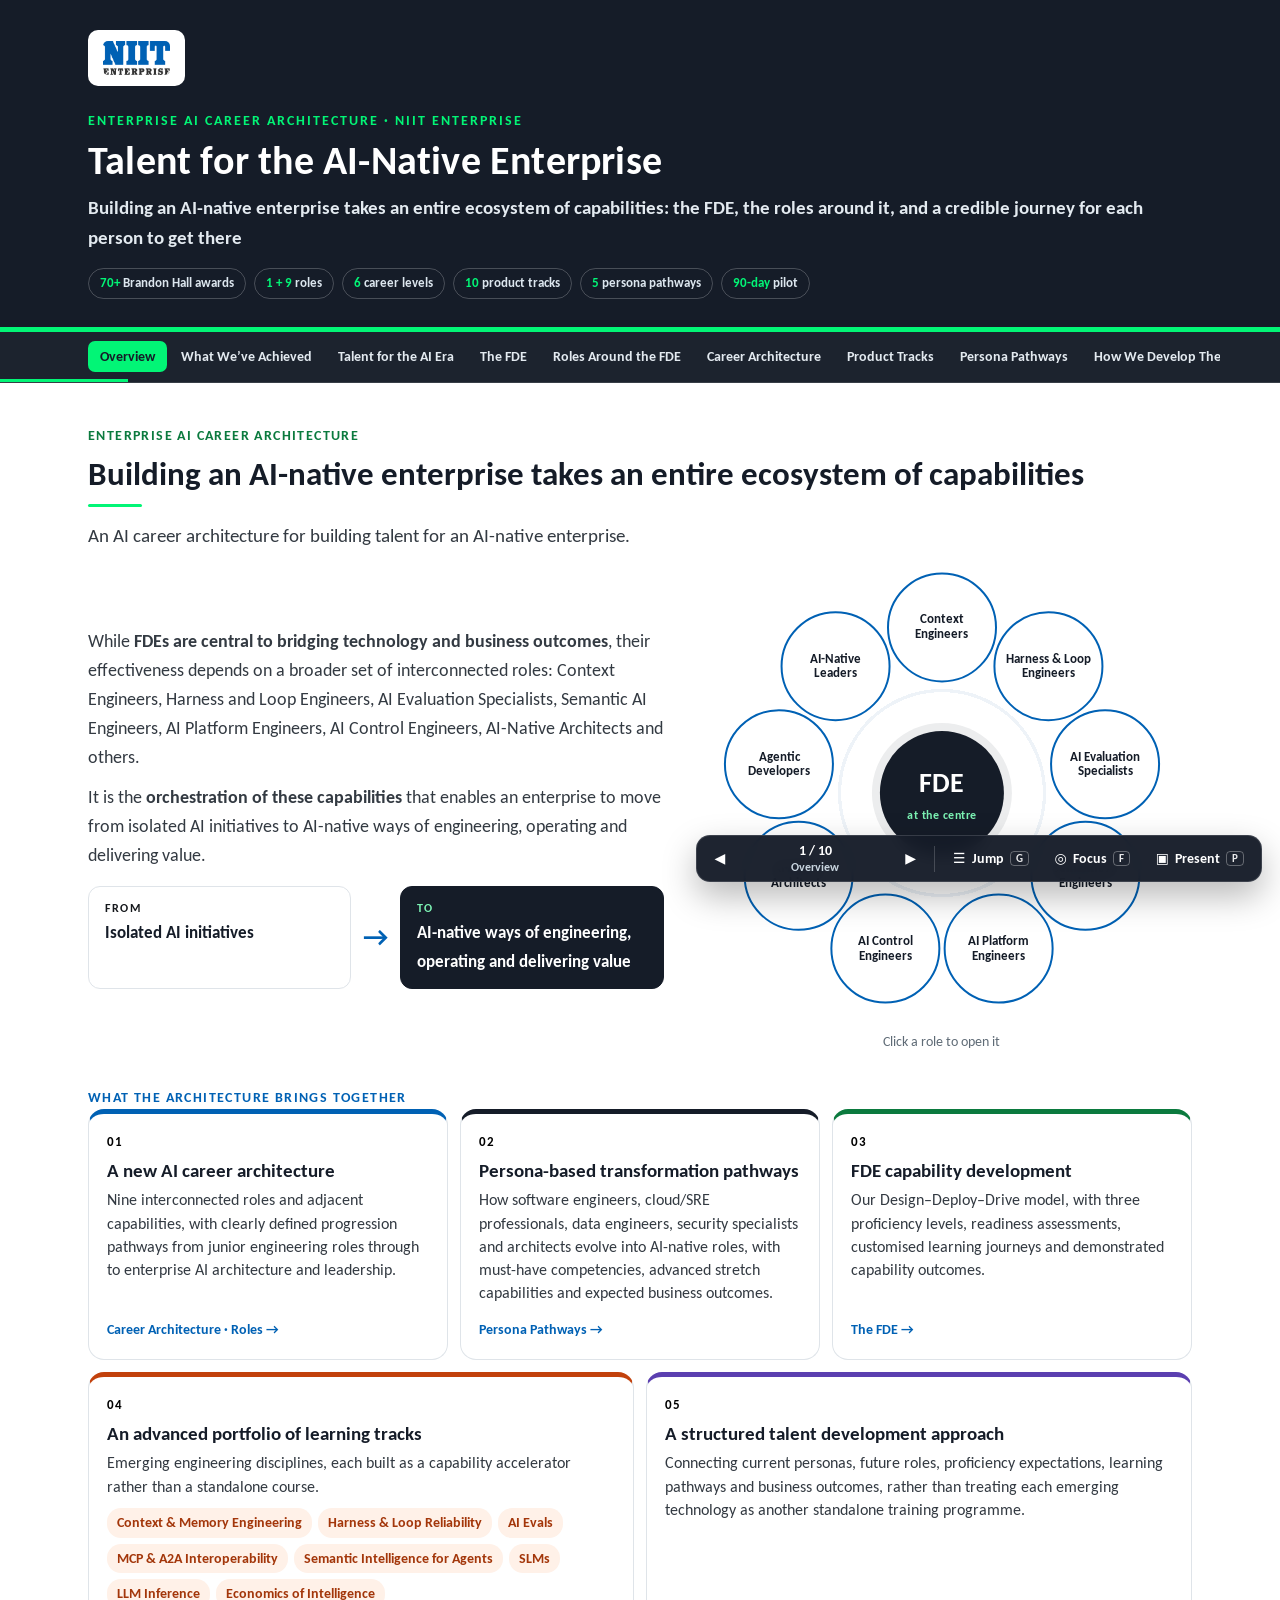
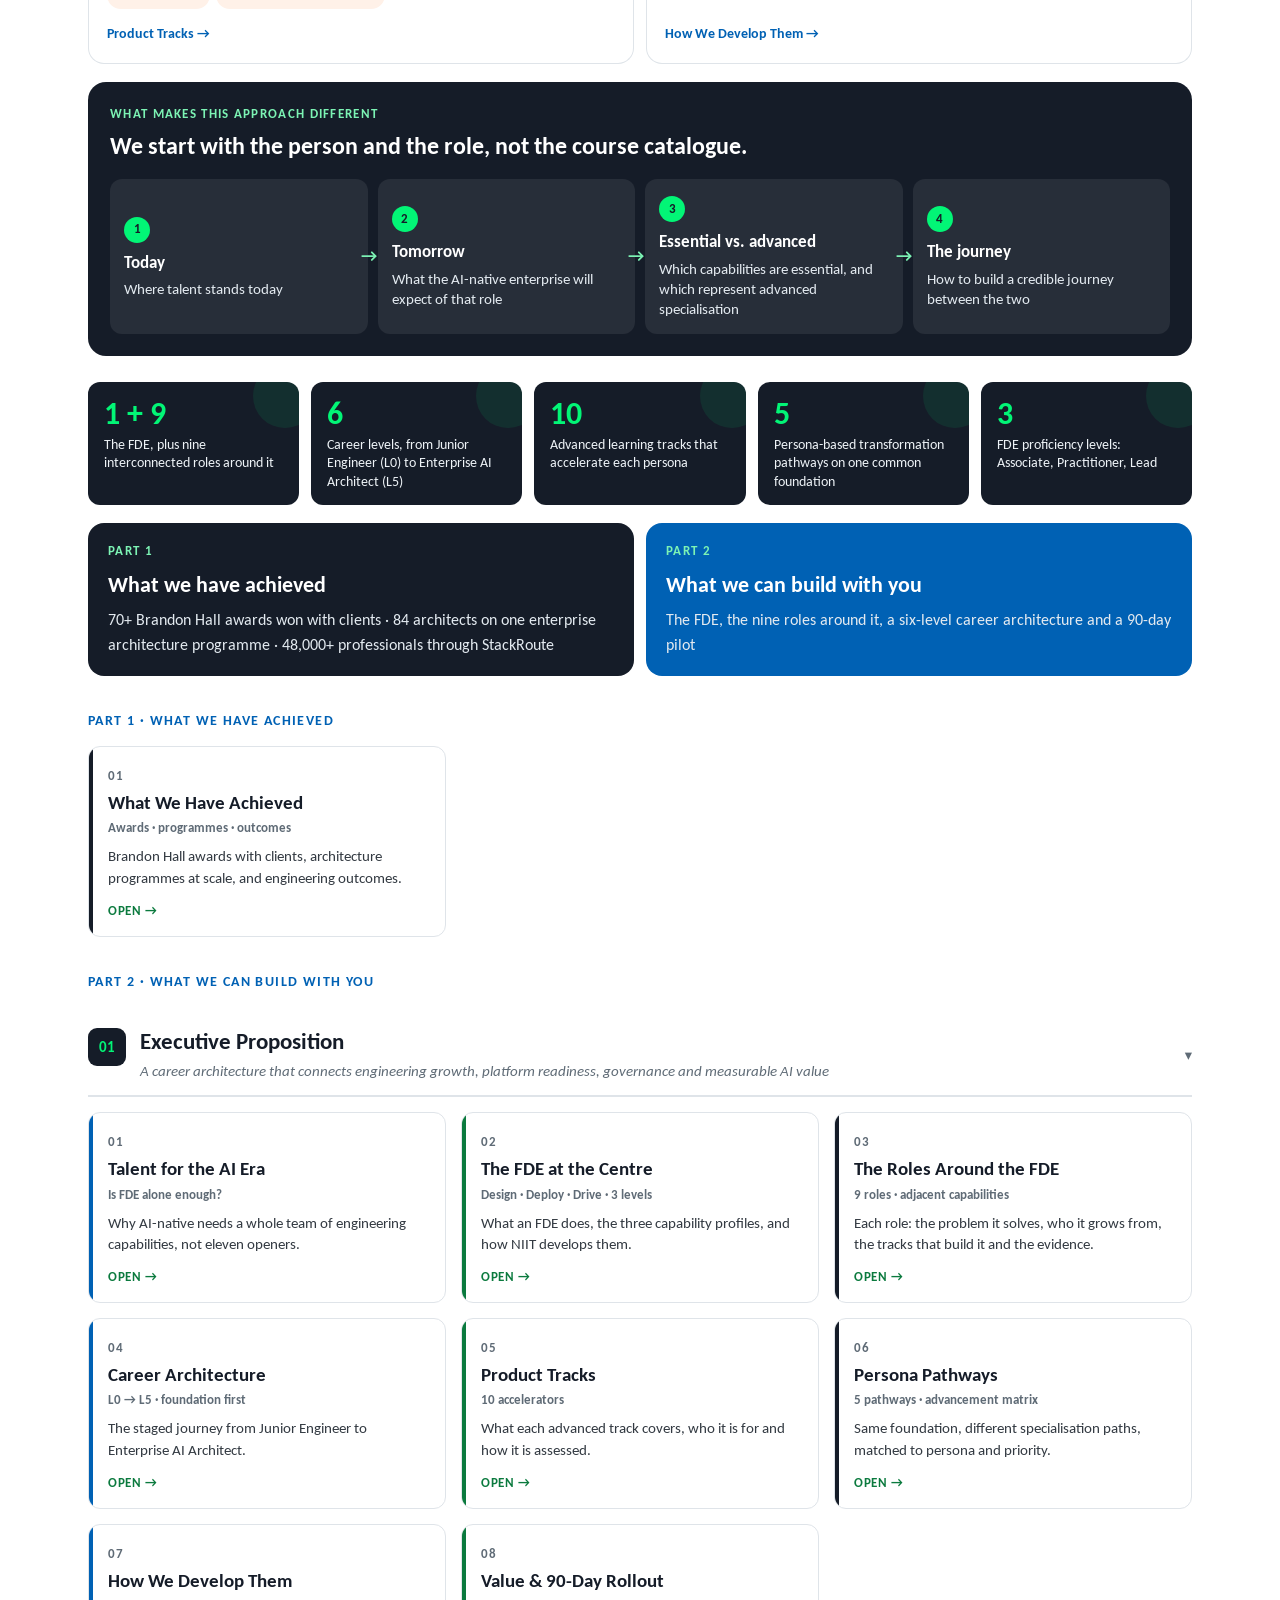
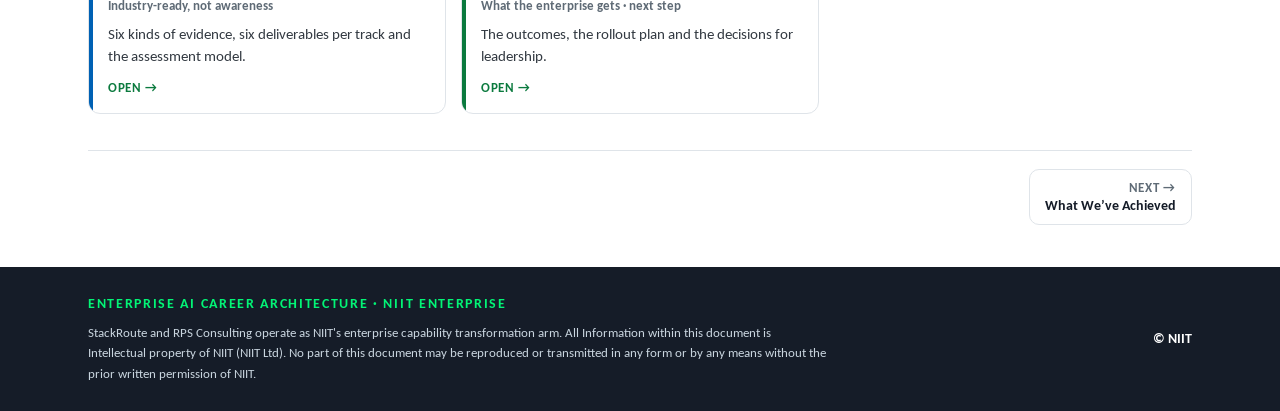
<file: Enterprise AI Career Architecture/index.html>
<!DOCTYPE html>
<html lang="en">
<head>
<meta charset="UTF-8">
<meta name="viewport" content="width=device-width, initial-scale=1.0">
<title>Enterprise AI Career Architecture</title>
<style>
@font-face{font-family:'Carlito';font-style:normal;font-weight:400;font-display:swap;src:url([data-uri]) format('woff2')}
@font-face{font-family:'Carlito';font-style:normal;font-weight:700;font-display:swap;src:url([data-uri]) format('woff2')}
@font-face{font-family:'Carlito';font-style:italic;font-weight:400;font-display:swap;src:url([data-uri]) format('woff2')}

body{background:#fff}
:root{color-scheme:light;
 --navy:#151C28; --navy-2:#26344A; --navy-3:#3C4E6B;
 --green:#02F576;          /* brand green — dark surfaces only */
 --green-t:#0B7A3E;        /* text green on white — 5.4:1 */
 --green-soft:#E8FBF0;
 --blue:#0061B4;           /* NIIT blue — 6.2:1 */
 --blue-soft:#E8F1FA;
 --ink:#15181C; --ink-2:#333A42; --muted:#5F6B76; --line:#DFE4E9; --line-2:#EFF2F5;
 --bg:#FFFFFF; --surface:#F6F8FA; --surface-2:#EAEFF4;
 --maxw:1160px;
}
*,*::before,*::after{box-sizing:border-box}
body{margin:0;background:var(--bg);color:var(--ink);
 font-family:'Carlito','Calibri','Segoe UI',system-ui,-apple-system,'Helvetica Neue',Arial,sans-serif;
 font-size:18px;line-height:1.6;-webkit-font-smoothing:antialiased}
.wrap{max-width:var(--maxw);margin:0 auto;padding:0 28px}
p{margin:0 0 12px} a{color:var(--green-t)}
h1,h2,h3,h4,h5,h6{margin:0}
.u{display:block;width:54px;height:3px;background:var(--green);border-radius:2px;margin-top:10px}

/* Masthead */
.mast{background:var(--navy);color:#fff;padding:30px 0 28px;border-bottom:5px solid var(--green)}
.mast-top{display:flex;justify-content:space-between;align-items:center;gap:18px;flex-wrap:wrap}
.logo-panel{background:#fff;border-radius:10px;display:inline-flex;align-items:center;justify-content:center;padding:11px 15px}
.logo-panel img{height:34px;width:auto;max-width:100%;display:block;border-radius:5px}
.mast h1{margin:26px 0 0;font-size:clamp(26px,3.6vw,40px);font-weight:800;letter-spacing:.2px;line-height:1.16}
.mast .sub{margin-top:9px;font-size:clamp(15.5px,1.8vw,18.5px);color:#9FB3C4;font-weight:600}

/* Nav */
.nav{position:sticky;top:0;z-index:60;background:rgba(21,28,40,.97);backdrop-filter:blur(8px);border-bottom:1px solid rgba(255,255,255,.12)}
.nav .wrap{display:flex;align-items:center;gap:2px;height:50px;overflow-x:auto;scrollbar-width:none}
.nav .wrap::-webkit-scrollbar{display:none}
.seg{font-family:inherit;font-size:14px;font-weight:600;color:#AFC0CE;background:none;border:none;padding:7px 12px;border-radius:7px;white-space:nowrap;cursor:pointer;transition:.15s}
.seg:hover{color:#fff;background:rgba(255,255,255,.09)}
.seg.on{color:var(--navy);background:var(--green);font-weight:800}

/* Views */
.view{display:none}
.view.active{display:block;animation:vin .28s ease}
@keyframes vin{from{opacity:0;transform:translateY(9px)}to{opacity:1;transform:none}}
section.view{padding:42px 0}
.backhome{display:inline-flex;align-items:center;gap:7px;font-size:13.5px;font-weight:700;color:var(--green-t);background:none;border:none;cursor:pointer;font-family:inherit;padding:0;margin-bottom:14px}
.backhome:hover{text-decoration:underline}
.kicker{font-size:13.5px;letter-spacing:2.1px;text-transform:uppercase;color:var(--green-t);font-weight:800;margin-bottom:8px}
h2.vh{font-size:clamp(24px,3vw,33px);line-height:1.2;color:var(--navy);font-weight:800}
.sec-intro{max-width:900px;color:var(--ink-2);font-size:18.5px;margin-top:14px}

/* chips */
.chipbar{display:flex;gap:8px;flex-wrap:wrap;margin:22px 0 4px}
.chip{font-family:inherit;font-size:13.5px;font-weight:600;color:var(--navy);background:var(--surface);border:1px solid var(--line);border-radius:100px;padding:6px 13px;cursor:pointer;transition:.15s}
.chip:hover{border-color:var(--blue);background:var(--surface-2)}

/* numbered block */
.sec{margin-top:36px;scroll-margin-top:64px}
summary.sec-head{display:flex;align-items:flex-start;gap:14px;padding-bottom:12px;border-bottom:2px solid var(--line);cursor:pointer;list-style:none;transition:.15s}
summary.sec-head::-webkit-details-marker{display:none}
summary.sec-head:hover{border-bottom-color:var(--green-t)}
summary.sec-head:hover .sec-tt h3{color:var(--green-t)}
summary.sec-head::after{content:"▾";margin-left:auto;align-self:center;color:var(--muted);font-size:14.5px;transition:transform .2s;flex:0 0 auto;padding-left:10px}
details.sec[open]>summary.sec-head::after{transform:rotate(180deg)}
.sec-num{flex:0 0 auto;width:38px;height:38px;border-radius:9px;background:var(--navy);color:var(--green);font-weight:800;font-size:14.5px;display:flex;align-items:center;justify-content:center;letter-spacing:.4px}
.sec-tt h3{font-size:22.5px;color:var(--navy);font-weight:800;line-height:1.2;transition:.15s}
.sec-tt .dek{font-size:15px;color:var(--muted);margin-top:4px;font-style:italic}
.sec-body{padding-top:16px}
.sec-body p{font-size:17.5px;color:var(--ink-2)}
h4.blk{font-size:18px;color:var(--navy);font-weight:700;margin:22px 0 8px}

/* expand / collapse all */
.xtools{display:flex;gap:8px;margin:18px 0 0}
.xbtn{font-family:inherit;font-size:13px;font-weight:700;color:var(--navy);background:#fff;border:1px solid var(--line);border-radius:7px;padding:6px 12px;cursor:pointer;transition:.15s}
.xbtn:hover{border-color:var(--green-t);color:var(--green-t);background:var(--green-soft)}

/* callouts */
.summary{background:var(--blue-soft);border-left:4px solid var(--blue);border-radius:0 10px 10px 0;padding:14px 18px;margin:16px 0;font-size:17px;color:var(--ink-2)}
.summary b{color:var(--navy)}
.callout{background:var(--green-soft);border-left:4px solid var(--green-t);border-radius:0 10px 10px 0;padding:14px 18px;margin:16px 0;font-size:16px;color:var(--ink-2)}
.callout b{color:var(--navy)}

/* tables */
.mtable{border:1px solid var(--line);border-radius:11px;overflow:hidden;margin:14px 0}
.tbl-scroll{overflow-x:auto}
table.grid{border-collapse:collapse;width:100%;font-size:15.5px;min-width:600px}
table.grid th,table.grid td{text-align:left;padding:11px 14px;vertical-align:top;border-top:1px solid var(--line)}
table.grid thead th{background:var(--navy);color:#fff;font-size:12.5px;letter-spacing:.6px;text-transform:uppercase;font-weight:700;border-top:none}
table.grid tbody tr:nth-child(even){background:var(--surface)}
table.grid td.num,table.grid th.num{text-align:center;white-space:nowrap}
.cell-strong{font-weight:700;color:var(--navy)}
.cap{font-size:14px;color:var(--muted);margin:8px 0 0}
tr.total-row td{background:var(--navy)!important;color:#fff!important;font-weight:700}
tr.total-row td .g{color:var(--green)}

/* lists */
ul.clean{list-style:none;margin:0;padding:0}
ul.clean li{position:relative;padding:6px 0 6px 22px;font-size:17px;color:var(--ink-2)}
ul.clean li::before{content:"";position:absolute;left:2px;top:14px;width:7px;height:7px;border-radius:2px;background:var(--green-t);transform:rotate(45deg)}
ul.clean.b li::before{background:var(--blue)}

/* pills */
.pill{display:inline-block;font-size:12.5px;font-weight:800;padding:3px 9px;border-radius:100px;letter-spacing:.4px;text-transform:uppercase;white-space:nowrap}
.pill.impart{background:var(--navy);color:var(--green)}
.pill.immerse{background:var(--blue);color:#fff}
.pill.introspect{background:var(--green-t);color:#fff}
.pill.tag{background:var(--surface-2);color:var(--navy-2)}

/* stage band + sessions (three-level disclosure) */
.stage{margin-top:26px;border:1px solid var(--line);border-radius:12px;overflow:hidden}
.stage-band{background:var(--navy);color:#fff;padding:15px 18px;display:flex;align-items:center;gap:14px;flex-wrap:wrap}
.stage-band .st-n{font-size:17.5px;font-weight:800;letter-spacing:.3px}
.stage-band .st-w{font-size:13.5px;color:#9FB3C4;font-weight:600}
.stage-band .st-m{margin-left:auto;display:flex;gap:8px;flex-wrap:wrap}
.stage-band .st-m span{font-size:12.5px;font-weight:800;background:var(--green);color:var(--navy);border-radius:6px;padding:4px 9px}
.stage-purpose{padding:12px 18px;background:var(--surface);border-bottom:1px solid var(--line);font-size:15.5px;color:var(--ink-2)}
details.sess{border-top:1px solid var(--line-2);background:#fff}
details.sess:first-of-type{border-top:none}
details.sess>summary{cursor:pointer;list-style:none;padding:13px 18px;display:flex;align-items:flex-start;gap:12px}
details.sess>summary::-webkit-details-marker{display:none}
details.sess>summary:hover{background:var(--surface)}
.s-no{flex:0 0 auto;width:26px;height:26px;border-radius:7px;background:var(--surface-2);color:var(--navy);font-weight:800;font-size:13.5px;display:flex;align-items:center;justify-content:center;margin-top:1px}
.s-mid{flex:1;min-width:0}
.s-ttl{font-size:16.5px;font-weight:700;color:var(--navy);line-height:1.3}
.s-meta{display:flex;gap:7px;flex-wrap:wrap;margin-top:6px;align-items:center}
.s-ca{font-size:13px;color:var(--muted);font-weight:600}
.s-right{flex:0 0 auto;display:flex;align-items:center;gap:10px;margin-top:1px}
.s-hrs{font-size:13.5px;font-weight:800;color:var(--navy);background:var(--green-soft);border:1px solid #BFEFD4;border-radius:6px;padding:3px 9px;white-space:nowrap}
.s-chev{color:var(--muted);font-size:13.5px;transition:.2s}
details.sess[open] .s-chev{transform:rotate(180deg)}
.s-body{padding:4px 18px 18px 56px;border-top:1px dashed var(--line)}
.s-grid{display:grid;grid-template-columns:150px 1fr;gap:10px 16px;margin-top:12px}
.s-k{font-size:12.5px;letter-spacing:.8px;text-transform:uppercase;font-weight:800;color:var(--blue);padding-top:3px}
.s-v{font-size:15.5px;color:var(--ink-2);line-height:1.55}
.s-v ol{margin:0;padding-left:18px}.s-v ol li{margin-bottom:3px}
@media(max-width:700px){.s-grid{grid-template-columns:1fr;gap:3px 0}.s-k{padding-top:9px}.s-body{padding-left:18px}}
.stage-total{padding:12px 18px;background:var(--surface-2);font-size:14.5px;font-weight:700;color:var(--navy);display:flex;justify-content:space-between;flex-wrap:wrap;gap:8px}

/* collapsible */
details.collap{border:1px solid var(--line);border-radius:10px;margin:12px 0;background:#fff;overflow:hidden}
details.collap>summary{cursor:pointer;list-style:none;padding:12px 16px;font-weight:700;font-size:15.5px;display:flex;align-items:center;gap:11px;color:var(--navy);background:var(--surface)}
details.collap>summary::-webkit-details-marker{display:none}
details.collap>summary .chev{margin-left:auto;color:var(--muted);font-size:13.5px;transition:.2s}
details.collap[open]>summary .chev{transform:rotate(180deg)}
details.collap>summary .tagi{font-size:12.5px;font-weight:800;letter-spacing:.7px;color:#fff;background:var(--blue);border-radius:5px;padding:3px 8px;text-transform:uppercase}
details.collap .body{padding:8px 16px 16px}

/* hub */
.hub-lead{margin-top:34px;font-size:13.5px;letter-spacing:1.8px;text-transform:uppercase;color:var(--blue);font-weight:800}
.hub{display:grid;grid-template-columns:repeat(3,1fr);gap:15px;margin-top:15px}
@media(max-width:860px){.hub{grid-template-columns:1fr 1fr}}
@media(max-width:540px){.hub{grid-template-columns:1fr}}
.hubcard{position:relative;text-align:left;font-family:inherit;background:#fff;border:1px solid var(--line);border-radius:12px;padding:20px 19px 17px;cursor:pointer;transition:.16s;overflow:hidden}
.hubcard::before{content:"";position:absolute;left:0;top:0;bottom:0;width:4px;background:var(--navy)}
.hubcard.g::before{background:var(--green-t)}
.hubcard.b::before{background:var(--blue)}
.hubcard:hover{border-color:var(--blue);box-shadow:0 12px 28px rgba(21,28,40,.13);transform:translateY(-3px)}
.hubcard .hn{font-size:12.5px;font-weight:800;color:var(--muted);letter-spacing:1.2px}
.hubcard h3{font-size:18.5px;color:var(--navy);margin:7px 0 6px;line-height:1.25}
.hubcard p{font-size:14.5px;color:var(--ink-2);margin:0 0 12px;line-height:1.5}
.hubcard .hsec{font-size:12.5px;color:var(--muted);font-weight:600;margin-bottom:11px}
.hubcard .hgo{font-size:12.5px;font-weight:800;color:var(--green-t);text-transform:uppercase;letter-spacing:.6px}

/* facts */
.facts{border:1px solid var(--line);border-radius:12px;overflow:hidden;margin-top:22px}
.facts .fr{display:grid;grid-template-columns:190px 1fr;border-top:1px solid var(--line)}
.facts .fr:first-child{border-top:none}
.facts .fk{background:var(--navy);color:var(--green);font-size:13.5px;font-weight:800;letter-spacing:.5px;text-transform:uppercase;padding:12px 15px;display:flex;align-items:center}
.facts .fv{padding:12px 16px;font-size:16px;color:var(--ink-2)}
@media(max-width:640px){.facts .fr{grid-template-columns:1fr}}

/* funnel */
.funnel{margin:22px 0 6px}
.fstep{position:relative;margin:0 auto 10px;border-radius:11px;padding:14px 18px;color:#fff;text-align:center}
.fstep .ft{font-size:16px;font-weight:800;letter-spacing:.3px}
.fstep .fd{font-size:14px;margin-top:4px;opacity:.92}
.fstep.l0{background:var(--navy-3);width:100%}
.fstep.l1{background:var(--blue);width:94%}
.fstep.l2{background:#12527F;width:86%}
.fstep.l3{background:#0E3F63;width:78%}
.fstep.l4{background:#1B2E3F;width:70%}
.fstep.l5{background:#17263A;width:62%}
.fstep.l6{background:#141F30;width:54%}
.fstep.l7{background:var(--navy);width:46%;border:2px solid var(--green)}
.fstep.l7 .ft{color:var(--green)}
.fside{background:var(--green-soft);border:1px dashed var(--green-t);border-radius:11px;padding:14px 18px;margin:10px 0 16px}
.fside .ft{font-size:15px;font-weight:800;color:var(--green-t)}
.fside .fd{font-size:14.5px;color:var(--ink-2);margin-top:4px}
@media(max-width:700px){.fstep{width:100%!important}}

/* prev-next */
.prevnext{display:flex;justify-content:space-between;gap:12px;margin-top:36px;padding-top:18px;border-top:1px solid var(--line)}
.pnbtn{font-family:inherit;font-size:14px;font-weight:700;color:var(--navy);background:#fff;border:1px solid var(--line);border-radius:10px;padding:10px 15px;cursor:pointer;transition:.15s;max-width:48%;text-align:left}
.pnbtn:hover{border-color:var(--blue);background:var(--surface)}
.pnbtn .pnl{display:block;font-size:12.5px;letter-spacing:.7px;text-transform:uppercase;color:var(--muted);margin-bottom:2px}
.pnbtn.next{margin-left:auto;text-align:right}
.pnbtn.ghost{visibility:hidden}

/* footer */
footer{background:var(--navy);color:#9FB3C4;padding:26px 0}
footer .wrap{display:flex;justify-content:space-between;gap:20px;flex-wrap:wrap;align-items:center}
footer .fb{font-size:14px;font-weight:800;letter-spacing:.12em;color:var(--green);margin-bottom:7px}
footer .ip{font-size:13px;line-height:1.6;max-width:740px;color:#8295A6}
footer .cr{font-size:13.5px;font-weight:600;color:#fff;white-space:nowrap}

@media print{
 .nav,.seg,.prevnext,.backhome,.chipbar,.hub,.hub-lead{display:none!important}
 .view{display:block!important}
 details.collap,details.sess{border-color:#ccc}
 details .chev,details .s-chev{display:none}
 details.collap .body,details.sess .s-body{display:block!important}
 section.view{padding:18px 0}
 .stage,.mtable,.sec,.fstep{break-inside:avoid}
}

/* ================= NIIT page components ================= */
:root{
 --sr:#0061B4; --sr-soft:#E8F1FA;      /* Solution Realization */
 --eoc:#C2410C; --eoc-soft:#FDEEE6;    /* Enterprise Operating Context */
 --ce:#9A6700; --ce-soft:#FBF3DC;      /* Consultative Excellence */
 --orange:#E8552F;
}
html{scroll-behavior:smooth}
img{max-width:100%}
.mast .tagrow{display:flex;gap:8px;flex-wrap:wrap;margin-top:16px}
.mast .tagrow span{font-size:13px;font-weight:700;color:#DCE6EE;border:1px solid rgba(255,255,255,.22);border-radius:100px;padding:4px 11px}
.mast .tagrow span b{color:var(--green)}
.mast .client{font-size:13.5px;letter-spacing:2px;text-transform:uppercase;color:var(--green);font-weight:800;margin-top:24px}
.mast h1{margin-top:6px}

/* stat tiles */
.stats{display:grid;grid-template-columns:repeat(5,1fr);gap:12px;margin-top:26px}
@media(max-width:900px){.stats{grid-template-columns:repeat(3,1fr)}}
@media(max-width:540px){.stats{grid-template-columns:1fr 1fr}}
.stat{background:var(--navy);border-radius:12px;padding:16px 16px 14px;color:#fff;position:relative;overflow:hidden}
.stat::after{content:"";position:absolute;right:-18px;top:-18px;width:64px;height:64px;border-radius:50%;background:rgba(2,245,118,.09)}
.stat .v{font-size:31.5px;font-weight:800;color:var(--green);line-height:1}
.stat .v small{font-size:15.5px;color:#9FB3C4;font-weight:700;margin-left:2px}
.stat .l{font-size:13.5px;color:#C6D3DE;margin-top:7px;line-height:1.35}

/* triad (engineer / consultant / owner) */
.triad{display:grid;grid-template-columns:repeat(3,1fr);gap:14px;margin:18px 0 6px}
@media(max-width:760px){.triad{grid-template-columns:1fr}}
.tri{border:1px solid var(--line);border-radius:12px;padding:18px;background:#fff;border-top:4px solid var(--navy)}
.tri.b{border-top-color:var(--sr)}.tri.o{border-top-color:var(--eoc)}.tri.a{border-top-color:var(--ce)}
.tri .ic{width:38px;height:38px;border-radius:10px;display:flex;align-items:center;justify-content:center;background:var(--surface-2);margin-bottom:10px}
.tri h4{font-size:18px;color:var(--navy);margin:0 0 4px}
.tri p{font-size:15.5px;color:var(--ink-2);margin:0}
.gapline{font-size:19px;color:var(--navy);font-weight:700;line-height:1.45;max-width:880px;margin:18px 0 0}
.gapline .hl1{color:var(--eoc)}.gapline .hl2{color:var(--sr)}

/* need test */
.needtest{display:grid;grid-template-columns:1fr 1fr;gap:10px;margin-top:12px}
@media(max-width:700px){.needtest{grid-template-columns:1fr}}
.nq{display:flex;gap:11px;align-items:flex-start;border:1px solid var(--line);border-radius:10px;padding:11px 13px;background:#fff;cursor:pointer;transition:.15s;font-family:inherit;text-align:left;font-size:15.5px;color:var(--ink-2)}
.nq:hover{border-color:var(--green-t)}
.nq .bx{flex:0 0 auto;width:22px;height:22px;border-radius:6px;border:2px solid var(--line);display:flex;align-items:center;justify-content:center;font-size:14.5px;font-weight:800;color:#fff;transition:.15s;margin-top:1px}
.nq.on{border-color:var(--green-t);background:var(--green-soft)}
.nq.on .bx{background:var(--green-t);border-color:var(--green-t)}
.nt-res{margin-top:12px;font-size:15.5px;font-weight:700;color:var(--navy);background:var(--surface);border-radius:10px;padding:11px 14px;border-left:4px solid var(--line)}
.nt-res.hi{border-left-color:var(--green-t);background:var(--green-soft)}

/* pillars */
.pillars{display:grid;grid-template-columns:repeat(3,1fr);gap:14px;margin-top:22px}
@media(max-width:820px){.pillars{grid-template-columns:1fr}}
.pillar{font-family:inherit;text-align:left;cursor:pointer;border:2px solid var(--line);border-radius:14px;background:#fff;padding:0;overflow:hidden;transition:.16s}
.pillar:hover{transform:translateY(-2px);box-shadow:0 10px 24px rgba(21,28,40,.10)}
.pillar .ph{padding:16px 18px;color:#fff;display:flex;align-items:center;gap:12px}
.pillar.sr .ph{background:var(--sr)}.pillar.eoc .ph{background:var(--eoc)}.pillar.ce .ph{background:var(--ce)}
.pillar .ph h3{font-size:18.5px;margin:0;line-height:1.2}
.pillar .ph .cnt{margin-left:auto;font-size:12.5px;font-weight:800;background:rgba(255,255,255,.2);border-radius:100px;padding:3px 9px;white-space:nowrap}
.pillar .pb{padding:13px 18px 15px;font-size:15px;color:var(--ink-2)}
.pillar .pb .more{display:block;margin-top:8px;font-size:12.5px;font-weight:800;letter-spacing:.6px;text-transform:uppercase;color:var(--navy)}
.pillar.on.sr{border-color:var(--sr)}.pillar.on.eoc{border-color:var(--eoc)}.pillar.on.ce{border-color:var(--ce)}
.pillar.on{box-shadow:0 10px 24px rgba(21,28,40,.12)}
.pdetail{margin-top:14px;border-radius:14px;padding:18px 20px;border:1px solid var(--line);background:var(--surface);display:none}
.pdetail.show{display:block;animation:vin .25s ease}
.pdetail h4{margin:0 0 4px;font-size:18px;color:var(--navy)}
.pdetail .pd-sub{font-size:15px;color:var(--muted);margin-bottom:12px}
.comps{display:grid;grid-template-columns:repeat(4,1fr);gap:9px}
@media(max-width:900px){.comps{grid-template-columns:1fr 1fr}}
.comp{background:#fff;border:1px solid var(--line);border-radius:9px;padding:10px 12px;font-size:15px;font-weight:700;color:var(--navy);border-left:4px solid var(--c,var(--navy))}
.comp span{display:block;font-weight:400;font-size:14px;color:var(--muted);margin-top:3px;line-height:1.4}
.spine{margin-top:16px;display:flex;align-items:center;gap:0;background:var(--navy);color:#fff;border-radius:12px;overflow:hidden;font-size:14px;font-weight:700;flex-wrap:wrap}
.spine div{flex:1;padding:11px 14px;text-align:center;min-width:150px}
.spine div:nth-child(1){background:var(--ce)}.spine div:nth-child(2){background:var(--eoc)}.spine div:nth-child(3){background:var(--sr)}
.spine div.goal{background:var(--navy);color:var(--green);flex:1.3}

/* level toggle + donut */
.lvlbar{display:inline-flex;background:var(--surface-2);border-radius:11px;padding:4px;gap:4px;margin:16px 0 4px;flex-wrap:wrap}
.lvlbtn{font-family:inherit;font-size:14.5px;font-weight:700;color:var(--navy-2);background:none;border:none;border-radius:8px;padding:8px 15px;cursor:pointer;transition:.15s}
.lvlbtn:hover{background:#fff}
.lvlbtn.on{background:var(--navy);color:var(--green)}
.mixwrap{display:grid;grid-template-columns:260px 1fr;gap:26px;align-items:center;margin-top:14px;border:1px solid var(--line);border-radius:14px;padding:22px}
@media(max-width:760px){.mixwrap{grid-template-columns:1fr;justify-items:center}}
.donut{width:220px;height:220px;border-radius:50%;position:relative;transition:background .4s}
.donut::after{content:"";position:absolute;inset:44px;background:#fff;border-radius:50%}
.donut .dc{position:absolute;inset:0;display:flex;flex-direction:column;align-items:center;justify-content:center;z-index:2;text-align:center}
.donut .dc b{font-size:19px;color:var(--navy)}
.donut .dc span{font-size:13px;color:var(--muted)}
.mixbars .mb{margin-bottom:14px}
.mixbars .mbh{display:flex;justify-content:space-between;font-size:15px;font-weight:700;color:var(--navy);margin-bottom:5px}
.mixbars .trk{height:12px;border-radius:100px;background:var(--surface-2);overflow:hidden}
.mixbars .fil{height:100%;border-radius:100px;transition:width .5s ease}
.mixnote{font-size:15.5px;color:var(--ink-2);background:var(--surface);border-radius:10px;padding:11px 14px;margin-top:6px}

/* proficiency matrix */
table.grid td.hl{background:var(--green-soft)!important;box-shadow:inset 0 0 0 2px var(--green-t)}
table.grid th.hl{background:var(--green-t)!important}

/* maturity ladder */
.ladder{display:grid;grid-template-columns:repeat(3,1fr);gap:14px;align-items:end;margin-top:24px}
@media(max-width:820px){.ladder{grid-template-columns:1fr}}
.rung{font-family:inherit;text-align:left;cursor:pointer;border:1px solid var(--line);border-radius:14px;background:#fff;overflow:hidden;transition:.16s;padding:0}
.rung:hover{transform:translateY(-3px);box-shadow:0 12px 28px rgba(21,28,40,.12)}
.rung .rh{background:var(--navy);color:#fff;padding:16px 18px}
.rung .rh .lv{font-size:12.5px;letter-spacing:1.5px;color:var(--green);font-weight:800}
.rung .rh h3{font-size:21.5px;margin:4px 0 0}
.rung .rb{padding:14px 18px;font-size:15px;color:var(--ink-2)}
.rung .rb .own{margin-top:10px;padding-top:10px;border-top:1px dashed var(--line);font-size:14.5px}
.rung .rf{display:flex;align-items:center;gap:8px;padding:11px 18px;background:var(--green-soft);font-size:14.5px;font-weight:800;color:var(--green-t)}
.rung.r1{min-height:330px}.rung.r2{min-height:370px}.rung.r3{min-height:410px}
@media(max-width:820px){.rung.r1,.rung.r2,.rung.r3{min-height:0}}
.rung .rb .hrs{display:inline-block;margin-top:10px;font-size:13px;font-weight:800;background:var(--surface-2);color:var(--navy);border-radius:6px;padding:3px 9px}
.roles{display:grid;grid-template-columns:repeat(3,1fr);gap:14px;margin-top:12px}
@media(max-width:760px){.roles{grid-template-columns:1fr}}
.rolecol{border:1px solid var(--line);border-radius:12px;padding:14px 16px;background:var(--surface)}
.rolecol h5{margin:0 0 10px;font-size:13.5px;letter-spacing:1px;text-transform:uppercase;color:var(--green-t)}
.rchip{display:inline-block;font-size:14px;font-weight:700;color:var(--navy);background:#fff;border:1px solid var(--line);border-radius:100px;padding:5px 11px;margin:0 6px 7px 0}

/* blueprint */
.bp{margin-top:20px;border:1px solid var(--line);border-radius:14px;overflow:hidden}
.bprow{display:grid;grid-template-columns:150px 1fr;border-top:1px solid var(--line)}
.bprow:first-child{border-top:none}
@media(max-width:700px){.bprow{grid-template-columns:1fr}}
.bplab{background:var(--orange);color:#fff;font-weight:800;font-size:19px;display:flex;align-items:center;justify-content:center;padding:14px;letter-spacing:.3px}
.bprow:nth-child(2) .bplab{background:#C9431F}.bprow:nth-child(3) .bplab{background:#A83616}
.bpcells{display:flex;gap:10px;padding:14px;flex-wrap:wrap;background:#fff}
.bpc{flex:1;min-width:140px;border:1px solid var(--line);border-radius:10px;padding:11px 12px;background:var(--surface);font-size:14.5px;color:var(--ink-2)}
.bpc b{display:block;color:var(--navy);font-size:15px;margin-bottom:3px}
.bpc .pill{margin-bottom:6px}
.bpfoot{background:var(--navy);color:#DCE6EE;font-size:14px;font-weight:700;display:flex;justify-content:space-around;gap:10px;flex-wrap:wrap;padding:10px 14px;text-align:center}
.bpfoot span b{color:var(--green)}

/* 3i */
.threei{display:grid;grid-template-columns:1.1fr 1fr;gap:24px;align-items:center;margin-top:18px}
@media(max-width:820px){.threei{grid-template-columns:1fr}}
.threei svg{width:100%;height:auto;max-width:460px;display:block;margin:0 auto}
.threei svg .node{cursor:pointer}
.threei svg .node circle{transition:.2s}
.threei svg .node:hover circle,.threei svg .node.on circle{stroke:var(--green);stroke-width:5}
.i-panel{border:1px solid var(--line);border-radius:14px;padding:18px 20px;background:#fff;min-height:240px}
.i-panel .ik{font-size:12.5px;letter-spacing:1.6px;text-transform:uppercase;font-weight:800;color:var(--green-t)}
.i-panel h4{font-size:22.5px;color:var(--navy);margin:4px 0 8px}
.i-panel p{font-size:16px;color:var(--ink-2)}

/* phase flow */
.pflow{display:grid;grid-template-columns:repeat(4,1fr);gap:0;margin-top:20px}
@media(max-width:820px){.pflow{grid-template-columns:1fr 1fr;gap:10px}}
.pf{position:relative;padding:16px 26px 16px 18px;background:var(--sr);color:#fff;clip-path:polygon(0 0,calc(100% - 16px) 0,100% 50%,calc(100% - 16px) 100%,0 100%,16px 50%);min-height:128px}
.pf:first-child{clip-path:polygon(0 0,calc(100% - 16px) 0,100% 50%,calc(100% - 16px) 100%,0 100%)}
.pf:nth-child(2){background:#0A4F94}.pf:nth-child(3){background:#123E73}.pf:nth-child(4){background:var(--navy)}
.pf .n{font-size:12.5px;font-weight:800;letter-spacing:1.4px;color:var(--green)}
.pf h4{font-size:19px;margin:3px 0 5px;padding-left:6px}
.pf p{font-size:14px;margin:0;opacity:.92;padding-left:6px;line-height:1.45}
.pf .n{padding-left:6px}
@media(max-width:820px){.pf,.pf:first-child{clip-path:none;border-radius:10px}}

/* pathway tabs */
.ptabs{display:flex;gap:10px;flex-wrap:wrap;margin-top:22px}
.ptab{font-family:inherit;cursor:pointer;border:2px solid var(--line);background:#fff;border-radius:12px;padding:12px 16px;text-align:left;min-width:180px;transition:.15s;flex:1}
.ptab:hover{border-color:var(--blue)}
.ptab .t1{font-size:12.5px;letter-spacing:1.2px;text-transform:uppercase;font-weight:800;color:var(--muted)}
.ptab .t2{font-size:18.5px;font-weight:800;color:var(--navy);margin-top:2px}
.ptab .t3{font-size:13.5px;font-weight:700;color:var(--green-t);margin-top:2px}
.ptab.on{border-color:var(--navy);background:var(--navy)}
.ptab.on .t1{color:#9FB3C4}.ptab.on .t2{color:#fff}.ptab.on .t3{color:var(--green)}
.ppanel{display:none;margin-top:16px}
.ppanel.show{display:block;animation:vin .25s ease}
.ddd{display:grid;grid-template-columns:repeat(3,1fr);gap:0;border:1px solid var(--line);border-radius:14px;overflow:hidden}
@media(max-width:860px){.ddd{grid-template-columns:1fr}}
.dcol{border-left:1px solid var(--line);display:flex;flex-direction:column;background:#fff}
.dcol:first-child{border-left:none}
@media(max-width:860px){.dcol{border-left:none;border-top:1px solid var(--line)}.dcol:first-child{border-top:none}}
.dcol .dh{background:var(--orange);color:#fff;padding:12px 16px;font-weight:800;font-size:17px;display:flex;align-items:center;gap:8px}
.dcol:nth-child(2) .dh{background:#C9431F}.dcol:nth-child(3) .dh{background:#A83616}
.dcol .dh small{margin-left:auto;font-size:12.5px;font-weight:700;opacity:.9;letter-spacing:.5px;text-transform:uppercase}
.dcol .db{padding:12px 16px;flex:1}
.dcol .db h6{font-size:13px;letter-spacing:.8px;text-transform:uppercase;color:var(--blue);margin:10px 0 4px}
.dcol .db h6:first-child{margin-top:2px}
.dcol .db ul.clean li{font-size:15px;padding:4px 0 4px 20px}
.dcol .db ul.clean li::before{top:12px}
.dcol .intro{background:var(--surface-2);padding:11px 16px;font-size:14.5px;color:var(--navy);border-top:1px solid var(--line)}
.dcol .intro b{display:block;font-size:12.5px;letter-spacing:.8px;text-transform:uppercase;color:var(--green-t);margin-bottom:2px}
.threads{display:grid;grid-template-columns:1fr 1fr;gap:0;margin-top:10px;border-radius:12px;overflow:hidden}
@media(max-width:700px){.threads{grid-template-columns:1fr}}
.threads div{background:var(--orange);color:#fff;font-size:14.5px;font-weight:700;padding:11px 16px;text-align:center}
.threads div:nth-child(2){background:#C9431F}
.threads div small{display:block;font-size:12.5px;letter-spacing:1px;text-transform:uppercase;opacity:.85;margin-bottom:2px}
.effort{display:flex;align-items:center;gap:12px;margin-top:10px;background:var(--navy);color:#fff;border-radius:12px;padding:12px 16px;flex-wrap:wrap}
.effort .eb{flex:1;min-width:200px;height:10px;background:rgba(255,255,255,.14);border-radius:100px;overflow:hidden;display:flex}
.effort .eb i{display:block;height:100%}
.effort b{color:var(--green);font-size:17px}
.effort span{font-size:14px;color:#C6D3DE}

/* orientation */
.orient{display:grid;grid-template-columns:1.25fr 1fr;gap:16px;margin-top:18px}
@media(max-width:820px){.orient{grid-template-columns:1fr}}
.obox{border:1px solid var(--line);border-radius:14px;overflow:hidden;background:#fff}
.obox .oh{background:var(--orange);color:#fff;padding:12px 16px;font-weight:800;font-size:16px;display:flex;justify-content:space-between;gap:10px}
.obox .oh span{font-size:13.5px;opacity:.95;white-space:nowrap}
.obox .ob{padding:14px 16px}
.ulr{display:grid;grid-template-columns:auto 1fr;gap:9px 14px;align-items:start}
.ulr .k{font-size:12.5px;font-weight:800;letter-spacing:1px;text-transform:uppercase;border-radius:6px;padding:4px 9px;color:#fff;text-align:center}
.ulr .k.un{background:var(--eoc)}.ulr .k.l{background:var(--sr)}.ulr .k.r{background:var(--green-t)}
.ulr .v{font-size:15.5px;color:var(--ink-2)}
.ulr .v b{color:var(--navy)}

/* stepper */
.stepper{display:grid;grid-template-columns:repeat(7,1fr);gap:6px;margin-top:22px}
@media(max-width:860px){.stepper{grid-template-columns:repeat(4,1fr)}}
@media(max-width:480px){.stepper{grid-template-columns:repeat(2,1fr)}}
.stp{font-family:inherit;cursor:pointer;border:none;background:var(--surface-2);border-radius:10px;padding:12px 8px 11px;text-align:center;transition:.15s;position:relative}
.stp:hover{background:var(--blue-soft)}
.stp .sn{width:28px;height:28px;border-radius:50%;background:#fff;border:2px solid var(--navy);color:var(--navy);font-weight:800;font-size:14.5px;display:flex;align-items:center;justify-content:center;margin:0 auto 6px}
.stp .st{font-size:14px;font-weight:800;color:var(--navy)}
.stp .ss{font-size:12.5px;color:var(--muted);margin-top:2px}
.stp.on{background:var(--navy)}
.stp.on .sn{background:var(--green);border-color:var(--green)}
.stp.on .st{color:#fff}.stp.on .ss{color:#9FB3C4}
.stp.done .sn{background:var(--green-soft);border-color:var(--green-t);color:var(--green-t)}
.progline{height:5px;background:var(--surface-2);border-radius:100px;margin-top:10px;overflow:hidden}
.progline i{display:block;height:100%;background:linear-gradient(90deg,var(--blue),var(--green-t));transition:width .4s;border-radius:100px}
.stdetail{margin-top:14px;border:1px solid var(--line);border-radius:14px;padding:18px 20px;display:grid;grid-template-columns:1fr 1fr;gap:20px;background:#fff}
@media(max-width:760px){.stdetail{grid-template-columns:1fr}}
.stdetail h4{font-size:20px;color:var(--navy);margin:0 0 6px}
.stdetail .sk{font-size:12.5px;letter-spacing:1.4px;text-transform:uppercase;font-weight:800;color:var(--green-t)}
.stnav{display:flex;gap:8px;margin-top:12px}

/* injects */
.injects{display:flex;flex-wrap:wrap;gap:8px;margin-top:10px}
.inj{font-size:14.5px;font-weight:600;color:var(--eoc);background:var(--eoc-soft);border:1px dashed #EAB59B;border-radius:8px;padding:6px 11px}

/* mission tabs */
.mtabs{display:flex;gap:0;margin-top:16px;border-bottom:2px solid var(--line);flex-wrap:wrap}
.mtab{font-family:inherit;font-size:15px;font-weight:700;color:var(--muted);background:none;border:none;padding:10px 16px;cursor:pointer;border-bottom:3px solid transparent;margin-bottom:-2px}
.mtab.on{color:var(--navy);border-bottom-color:var(--green-t)}
.mpanel{display:none;padding:16px 2px 4px}
.mpanel.show{display:block;animation:vin .25s ease}
.mission-hero{background:linear-gradient(120deg,var(--navy),#1F3A5F);color:#fff;border-radius:14px;padding:20px 22px;margin-top:16px}
.mission-hero .mk{font-size:12.5px;letter-spacing:1.8px;text-transform:uppercase;color:var(--green);font-weight:800}
.mission-hero h4{font-size:23.5px;margin:6px 0 6px}
.mission-hero .tg{font-size:17px;font-weight:700;color:#FFB59E}
.mission-hero p{font-size:15.5px;color:#D4DEE7;margin:10px 0 0}
.qgrid{display:grid;grid-template-columns:1fr 1fr;gap:8px;margin-top:10px}
@media(max-width:700px){.qgrid{grid-template-columns:1fr}}
.qgrid div{font-size:15px;color:var(--ink-2);background:var(--surface);border-radius:8px;padding:9px 12px;border-left:3px solid var(--blue)}

/* use cases */
.ucs{display:grid;grid-template-columns:1fr 1fr;gap:16px;margin-top:16px}
@media(max-width:820px){.ucs{grid-template-columns:1fr}}
.uc{border:1px solid var(--line);border-radius:14px;overflow:hidden;background:#fff}
.uc .uh{padding:14px 18px;border-bottom:1px solid var(--line)}
.uc .uh .tagx{display:inline-block;font-size:12.5px;font-weight:800;letter-spacing:1.2px;background:var(--orange);color:#fff;border-radius:5px;padding:3px 8px}
.uc .uh h4{font-size:19px;color:var(--navy);margin:8px 0 4px}
.uc .uh p{font-size:15px;color:var(--ink-2);margin:0}
.uc .ub{padding:12px 18px 16px}
.story{display:flex;gap:6px;flex-wrap:wrap}
.story div{flex:1;min-width:90px;background:var(--surface);border-radius:9px;padding:9px 10px;border-top:3px solid var(--blue)}
.story div:nth-child(n+4){border-top-color:var(--orange)}
.story b{display:block;font-size:14px;color:var(--navy)}
.story span{font-size:13px;color:var(--muted);line-height:1.35;display:block;margin-top:2px}

/* flip cards */
.flips{display:grid;grid-template-columns:repeat(3,1fr);gap:12px;margin-top:14px}
@media(max-width:860px){.flips{grid-template-columns:1fr 1fr}}
@media(max-width:520px){.flips{grid-template-columns:1fr}}
.flip{perspective:900px;height:150px;cursor:pointer;border:none;background:none;padding:0;font-family:inherit;text-align:left}
.flip .fi{position:relative;width:100%;height:100%;transition:transform .5s;transform-style:preserve-3d}
.flip.on .fi{transform:rotateY(180deg)}
.flip .ff,.flip .fb{position:absolute;inset:0;backface-visibility:hidden;-webkit-backface-visibility:hidden;border-radius:12px;padding:15px 16px;display:flex;flex-direction:column}
.flip .ff{background:#fff;border:1px solid var(--line);border-top:4px solid var(--eoc)}
.flip .fb{background:var(--navy);color:#fff;transform:rotateY(180deg)}
.flip .ff .x{font-size:12.5px;font-weight:800;letter-spacing:1px;text-transform:uppercase;color:var(--eoc)}
.flip .ff h5{font-size:18px;color:var(--navy);margin:5px 0 5px}
.flip .ff p{font-size:14.5px;color:var(--ink-2);margin:0}
.flip .ff .hint{margin-top:auto;font-size:12.5px;color:var(--muted);font-weight:700}
.flip .fb .x{font-size:12.5px;font-weight:800;letter-spacing:1px;text-transform:uppercase;color:var(--green)}
.flip .fb p{font-size:15px;margin:6px 0 0;color:#DCE6EE}
.flip .fb p b{color:#fff}

/* habits */
.habits{display:grid;grid-template-columns:repeat(3,1fr);gap:12px;margin-top:14px}
@media(max-width:820px){.habits{grid-template-columns:1fr 1fr}}
@media(max-width:520px){.habits{grid-template-columns:1fr}}
.habit{border:1px solid var(--line);border-radius:12px;padding:14px 16px;background:#fff;display:flex;gap:12px}
.habit .hn{font-size:29px;font-weight:800;color:var(--sr);line-height:1}
.habit h5{font-size:17px;color:var(--navy);margin:0 0 3px}
.habit p{font-size:14.5px;color:var(--ink-2);margin:0}

/* outcome chain */
.chain{display:grid;grid-template-columns:repeat(4,1fr);gap:12px;margin-top:14px;position:relative}
@media(max-width:820px){.chain{grid-template-columns:1fr 1fr}}
.ch{border-radius:12px;padding:14px 16px;background:var(--surface);border:1px solid var(--line);position:relative}
.ch:first-child{background:var(--navy);border-color:var(--navy)}
.ch:first-child .ck{color:var(--green)}.ch:first-child h5{color:#fff}.ch:first-child p{color:#C6D3DE}
.ch .ck{font-size:12.5px;font-weight:800;letter-spacing:1.3px;color:var(--eoc);text-transform:uppercase}
.ch h5{font-size:16px;color:var(--navy);margin:5px 0 5px}
.ch p{font-size:14px;color:var(--muted);margin:0}
.chq{margin-top:14px;border-left:4px solid var(--orange);padding:8px 16px;font-size:18px;color:var(--navy)}
.chq i{color:var(--muted)}

/* deep skill */
.deep{display:grid;grid-template-columns:repeat(5,1fr);gap:10px;margin-top:14px}
@media(max-width:900px){.deep{grid-template-columns:1fr 1fr}}
.dk{background:var(--sr);color:#fff;border-radius:12px;padding:16px 14px;text-align:center}
.dk .dn{width:30px;height:30px;border-radius:50%;background:var(--orange);display:flex;align-items:center;justify-content:center;font-weight:800;margin:0 auto 8px}
.dk h5{font-size:15.5px;margin:0 0 6px}
.dk p{font-size:13.5px;margin:0;opacity:.92;line-height:1.45}

/* rubric */
.rub{margin-top:14px;border:1px solid var(--line);border-radius:14px;overflow:hidden}
.rr{display:grid;grid-template-columns:230px 1fr 60px;gap:14px;align-items:center;padding:11px 16px;border-top:1px solid var(--line);cursor:default}
.rr:first-child{border-top:none}
.rr:hover{background:var(--surface)}
@media(max-width:700px){.rr{grid-template-columns:1fr 50px}.rr .rd{grid-column:1/-1;order:3}}
.rr .rn{font-weight:700;color:var(--navy);font-size:15.5px}
.rr .rd{font-size:14.5px;color:var(--muted)}
.rr .rd .bar{height:7px;border-radius:100px;background:var(--surface-2);margin-top:6px;overflow:hidden}
.rr .rd .bar i{display:block;height:100%;background:var(--blue);border-radius:100px}
.rr .rw{font-weight:800;color:var(--green-t);font-size:18px;text-align:right}

/* standard cards */
.std{display:grid;grid-template-columns:repeat(3,1fr);gap:12px;margin-top:14px}
@media(max-width:820px){.std{grid-template-columns:1fr 1fr}}
@media(max-width:520px){.std{grid-template-columns:1fr}}
.sd{border-radius:12px;padding:15px 16px;border:1px solid var(--line);background:#fff}
.sd:nth-child(odd){background:var(--sr);border-color:var(--sr)}
.sd:nth-child(odd) h5,.sd:nth-child(odd) p{color:#fff}
.sd h5{font-size:17px;color:var(--navy);margin:0 0 5px}
.sd p{font-size:14.5px;color:var(--ink-2);margin:0}

/* platform */
.plat{display:grid;grid-template-columns:repeat(3,1fr);gap:12px;margin-top:14px}
@media(max-width:820px){.plat{grid-template-columns:1fr}}
.pl{border:1px solid var(--line);border-radius:12px;overflow:hidden;background:#fff}
.pl .plh{background:var(--blue);color:#fff;font-weight:800;padding:10px 14px;font-size:15.5px}
.pl p{padding:12px 14px;font-size:15px;color:var(--ink-2);margin:0}
.platfoot{display:grid;grid-template-columns:1fr 1fr;gap:12px;margin-top:12px}
@media(max-width:700px){.platfoot{grid-template-columns:1fr}}
.platfoot div{background:var(--orange);color:#fff;border-radius:12px;padding:12px 15px;font-size:14.5px}
.platfoot div b{display:block;font-size:16px}

/* programs */
.progs{display:grid;grid-template-columns:repeat(3,1fr);gap:14px;margin-top:22px}
@media(max-width:900px){.progs{grid-template-columns:1fr}}
.prog{font-family:inherit;text-align:left;cursor:pointer;border:2px solid var(--line);border-radius:14px;background:#fff;padding:0;overflow:hidden;transition:.16s;display:flex;flex-direction:column}
.prog:hover{transform:translateY(-3px);box-shadow:0 12px 28px rgba(21,28,40,.12)}
.prog.on{border-color:var(--green-t);box-shadow:0 12px 28px rgba(11,122,62,.16)}
.prog .pgh{background:var(--navy);color:#fff;padding:16px 18px}
.prog .pgh .pk{font-size:12.5px;letter-spacing:1.5px;font-weight:800;color:var(--green);text-transform:uppercase}
.prog .pgh h3{font-size:19px;margin:5px 0 3px;line-height:1.25}
.prog .pgh .ps{font-size:13.5px;color:#9FB3C4}
.prog .pgb{padding:14px 18px;flex:1}
.prog .pgb .uq{font-size:12.5px;letter-spacing:1px;text-transform:uppercase;font-weight:800;color:var(--eoc);margin-bottom:5px}
.prog .pgb p{font-size:15px;color:var(--ink-2);margin:0}
.prog .pgs{display:flex;border-top:1px solid var(--line)}
.prog .pgs div{flex:1;text-align:center;padding:10px 6px;border-left:1px solid var(--line)}
.prog .pgs div:first-child{border-left:none}
.prog .pgs b{display:block;font-size:19px;color:var(--navy)}
.prog .pgs span{font-size:12.5px;color:var(--muted);font-weight:700;text-transform:uppercase;letter-spacing:.5px}
.prog .pgo{background:var(--green-soft);font-size:12.5px;font-weight:800;color:var(--green-t);text-transform:uppercase;letter-spacing:.6px;padding:9px 18px}
.pgdetail{display:none;margin-top:16px;border:1px solid var(--line);border-radius:14px;padding:20px;background:var(--surface)}
.pgdetail.show{display:block;animation:vin .25s ease}
.pgdetail h4{margin:0 0 4px;font-size:20px;color:var(--navy)}
.pgcols{display:grid;grid-template-columns:1fr 1fr;gap:18px;margin-top:10px}
@media(max-width:760px){.pgcols{grid-template-columns:1fr}}
.pgcols h6{font-size:13px;letter-spacing:.9px;text-transform:uppercase;color:var(--blue);margin:8px 0 6px}
.phasebar{display:flex;gap:3px;margin:10px 0 4px;flex-wrap:wrap}
.phasebar div{flex:var(--w);min-width:70px;background:var(--navy-2);color:#fff;border-radius:7px;padding:8px 9px;font-size:13px;font-weight:700;line-height:1.3}
.phasebar div b{display:block;color:var(--green);font-size:14px}
.carry{background:#fff;border:1px solid var(--line);border-left:4px solid var(--green-t);border-radius:0 10px 10px 0;padding:11px 14px;font-size:15.5px;color:var(--ink-2);margin-top:12px}
.carry b{color:var(--green-t)}
td .yes{color:var(--green-t);font-weight:800}

/* journey */
.journey{display:grid;grid-template-columns:repeat(6,1fr);gap:8px;margin-top:22px}
@media(max-width:900px){.journey{grid-template-columns:repeat(3,1fr)}}
@media(max-width:520px){.journey{grid-template-columns:1fr 1fr}}
.jn{font-family:inherit;cursor:pointer;text-align:left;border:none;border-radius:12px;padding:14px 13px;color:#fff;background:var(--sr);transition:.15s;min-height:132px;display:flex;flex-direction:column}
.jn:nth-child(2){background:#0A4F94}.jn:nth-child(3){background:#123E73}.jn:nth-child(4){background:var(--orange)}.jn:nth-child(5){background:var(--navy)}.jn:nth-child(6){background:var(--green-t)}
.jn:hover{transform:translateY(-3px);box-shadow:0 10px 22px rgba(21,28,40,.18)}
.jn.on{outline:3px solid var(--green);outline-offset:2px}
.jn .jx{font-size:12.5px;font-weight:800;opacity:.8}
.jn .jt{font-size:16px;font-weight:800;margin:6px 0 4px;line-height:1.2}
.jn .jd{font-size:13px;opacity:.88;line-height:1.35}
.jrail{display:grid;grid-template-columns:repeat(6,1fr);gap:8px;margin-top:8px}
@media(max-width:900px){.jrail{display:none}}
.jrail div{font-size:12.5px;font-weight:800;text-align:center;border-radius:8px;padding:6px;letter-spacing:.4px}
.jrail .sg{grid-column:1/6;background:#111;color:#fff}
.jrail .om{grid-column:3/5;background:#FDE3D9;color:var(--eoc)}
.jrail .ds{grid-column:3/6;background:var(--blue-soft);color:var(--sr)}
.jdetail{margin-top:14px;border:1px solid var(--line);border-radius:14px;padding:16px 20px;background:#fff}
.jdetail h4{margin:0 0 6px;font-size:19px;color:var(--navy)}

/* co-creation */
.cocr{display:grid;grid-template-columns:1fr 1fr 1fr;gap:14px;margin-top:18px}
@media(max-width:860px){.cocr{grid-template-columns:1fr}}
.cc{border-radius:14px;overflow:hidden;border:1px solid var(--line);background:#fff}
.cc .cch{padding:14px 16px;color:#fff;font-weight:800;font-size:17.5px}
.cc .cch small{display:block;font-size:12.5px;letter-spacing:1px;text-transform:uppercase;opacity:.85;font-weight:700}
.cc.m .cch{background:var(--sr)}.cc.j .cch{background:var(--navy)}.cc.n .cch{background:var(--orange)}
.cc.j .cch{color:var(--green)}
.cc .ccb{padding:12px 16px}

/* team */
.team{display:grid;grid-template-columns:repeat(5,1fr);gap:12px;margin-top:14px}
@media(max-width:900px){.team{grid-template-columns:1fr 1fr}}
@media(max-width:520px){.team{grid-template-columns:1fr}}
.tm{border:1px solid var(--line);border-radius:12px;padding:14px;background:#fff;border-top:3px solid var(--blue)}
.tm .av{width:42px;height:42px;border-radius:50%;background:var(--navy);color:var(--green);font-weight:800;display:flex;align-items:center;justify-content:center;font-size:15.5px;margin-bottom:8px}
.tm h5{font-size:16px;color:var(--navy);margin:0}
.tm .rl{font-size:13px;color:var(--eoc);font-weight:700;margin:2px 0 6px}
.tm p{font-size:14px;color:var(--ink-2);margin:0;line-height:1.45}
.team2{display:flex;flex-wrap:wrap;gap:10px;margin-top:12px}
.team2 div{border:1px solid var(--line);border-radius:10px;padding:9px 13px;background:var(--surface);font-size:14.5px;font-weight:700;color:var(--navy)}
.team2 div span{display:block;font-size:13px;color:var(--muted);font-weight:600}

/* measures */
.meas{display:grid;grid-template-columns:repeat(3,1fr);gap:12px;margin-top:12px}
@media(max-width:820px){.meas{grid-template-columns:1fr}}
.ms{border:1px solid var(--line);border-radius:12px;background:#fff;overflow:hidden}
.ms .msh{padding:11px 15px;font-weight:800;color:var(--navy);background:var(--surface-2);font-size:16px}
.ms .msb{padding:8px 15px 12px}

/* lab stack */
.stack{display:grid;grid-template-columns:repeat(4,1fr);gap:8px;margin-top:12px}
@media(max-width:820px){.stack{grid-template-columns:1fr 1fr}}
.stk{border:1px solid var(--line);border-radius:10px;padding:9px 11px;background:#fff}
.stk b{display:block;font-size:12.5px;letter-spacing:.8px;text-transform:uppercase;color:var(--blue)}
.stk span{font-size:14.5px;color:var(--navy);font-weight:700}

.twocol{display:grid;grid-template-columns:1fr 1fr;gap:16px}
@media(max-width:760px){.twocol{grid-template-columns:1fr}}
.panel{border:1px solid var(--line);border-radius:14px;padding:16px 18px;background:#fff}
.panel h5{font-size:17px;color:var(--navy);margin:0 0 8px}

@media print{.ppanel,.mpanel,.pgdetail,.pdetail{display:block!important}.flip{height:auto}.flip .fb{position:relative;transform:none}.flip .ff{position:relative}}
@media(max-width:540px){.wrap{padding:0 16px}}

/* ===== v2: team-first + readability ===== */
:root{--orange:#C2410C}
.tlead{display:grid;grid-template-columns:auto 1fr;gap:22px;align-items:center;margin-top:24px;background:var(--navy);border-radius:16px;padding:24px 26px;border-left:6px solid var(--green)}
@media(max-width:600px){.tlead{grid-template-columns:1fr}}
.tl-av{width:84px;height:84px;border-radius:50%;background:var(--green);color:var(--navy);font-weight:800;font-size:31.5px;display:flex;align-items:center;justify-content:center}
.tlead .tl-k{font-size:14.5px;letter-spacing:1.6px;text-transform:uppercase;color:var(--green);font-weight:800}
.tlead h3{font-size:29px;color:#fff;margin:4px 0 2px}
.tlead h3 span,.tm h5 span{font-weight:600;opacity:.75;font-size:.8em}
.tlead .tl-r{font-size:18px;color:#fff;font-weight:700;margin-bottom:8px}
.tlead p{font-size:18.5px;color:#EEF3F7;margin:0}
#view-team .team{grid-template-columns:repeat(3,1fr);gap:16px;margin-top:18px}
@media(max-width:900px){#view-team .team{grid-template-columns:1fr 1fr}}
@media(max-width:560px){#view-team .team{grid-template-columns:1fr}}
#view-team .tm{padding:18px;border-top-width:4px}
#view-team .tm .av{width:52px;height:52px;font-size:19px}
#view-team .tm h5{font-size:20px}
#view-team .tm .rl{font-size:15.5px}
#view-team .tm p{font-size:17px;line-height:1.55}
.tm.tbd{border-style:dashed;border-top-style:solid;border-top-color:var(--line);background:var(--surface)}
.tm.tbd .av{background:var(--surface-2);color:var(--navy)}
.tm.tbd .rl,.tm.tbd p{color:var(--muted);font-style:italic}
.xbtn.big{font-size:17px;padding:12px 20px;background:var(--navy);color:var(--green);border-color:var(--navy)}
.xbtn.big:hover{background:var(--navy-2);color:var(--green)}

/* readability on dark surfaces: near-white text, no faded opacity */
.mast .sub{color:#E3EAF0}
.seg{color:#E3EAF0}
.stat .l{color:#EEF3F7}
.stat .v small{color:#E3EAF0}
.pf p,.dk p,.jn .jd,.threads div small,.jn .jx{opacity:1;color:#fff}
.pf p,.dk p{color:#F1F5F8}
.mission-hero p{color:#EEF3F7}
.prog .pgh .ps,.stage-band .st-w{color:#E3EAF0}
.flip .fb p{color:#F1F5F8}
.effort span{color:#EEF3F7}
.bpfoot{color:#fff}
.ch:first-child p{color:#EEF3F7}
.stp.on .ss{color:#E3EAF0}
.phasebar div{background:var(--navy)}
.ptab.on .t1{color:#E3EAF0}
.rung .rh .lv{color:var(--green)}
.cc .cch small{opacity:1}
footer{color:#E3EAF0}
footer .ip{color:#C9D5DF}
.i-panel p,.sec-body > p,.mpanel > p,.pgdetail > p{color:var(--ink)}
.fstep .fd{opacity:1}
/* darker oranges so white text passes contrast */
.bprow:nth-child(1) .bplab,.dcol:nth-child(1) .dh,.obox .oh,.threads div:nth-child(1),.platfoot div,.dk .dn,.uc .uh .tagx{background:#C2410C}
.bprow:nth-child(2) .bplab,.dcol:nth-child(2) .dh,.threads div:nth-child(2){background:#A3360A}
.bprow:nth-child(3) .bplab,.dcol:nth-child(3) .dh{background:#862C08}
.jn:nth-child(4){background:#C2410C}
.obox .oh[style]{background:var(--navy)!important}
/* larger tap targets / labels */
.hubcard .hn,.kicker,.hub-lead{letter-spacing:1.4px}


/* ================= career map ================= */
.ph{overflow:hidden;padding:0}
.ph img{width:100%;height:100%;object-fit:cover;display:block}
.tl-av.ph{border:3px solid var(--green)}
#view-team .team.mentors{grid-template-columns:repeat(3,1fr)}
#view-team .team.mentors .av.ph{width:72px;height:72px;border:3px solid var(--blue-soft)}
@media(max-width:860px){#view-team .team.mentors{grid-template-columns:1fr}}
.team.crew{display:grid;grid-template-columns:repeat(4,1fr);gap:12px;margin-top:12px}
@media(max-width:900px){.team.crew{grid-template-columns:1fr 1fr}}
@media(max-width:520px){.team.crew{grid-template-columns:1fr}}
.tc{display:flex;align-items:center;gap:12px;background:var(--surface);border:1px solid var(--line);border-radius:12px;padding:12px 14px;min-width:0}
.tc img{width:56px;height:56px;border-radius:50%;object-fit:cover;flex:0 0 auto;border:2px solid #fff;box-shadow:0 2px 6px rgba(21,28,40,.15)}
.tc h5{margin:0;font-size:15.5px;color:var(--navy)}
.tc span{font-size:13px;color:var(--ink-2);line-height:1.35;display:block;margin-top:2px}

/* agenda */
.agenda{display:flex;flex-direction:column;gap:8px;margin-top:22px}
.ag-row{display:grid;grid-template-columns:44px 1fr auto;gap:14px;align-items:center;text-align:left;font-family:inherit;cursor:pointer;border:1px solid var(--line);background:#fff;border-radius:12px;padding:14px 16px;transition:.15s}
.ag-row:hover{border-color:var(--blue);box-shadow:0 8px 20px rgba(21,28,40,.08);transform:translateX(3px)}
.ag-n{width:40px;height:40px;border-radius:10px;background:var(--navy);color:var(--green);font-weight:800;font-size:17px;display:flex;align-items:center;justify-content:center}
.ag-t{font-size:14.5px;color:var(--ink-2);line-height:1.45}
.ag-t b{display:block;font-size:16px;color:var(--navy);margin-bottom:2px}
.ag-go{font-size:12px;font-weight:800;color:var(--green-t);text-transform:uppercase;letter-spacing:.5px;white-space:nowrap}
@media(max-width:620px){.ag-row{grid-template-columns:40px 1fr}.ag-go{grid-column:2}}
.stats.three{grid-template-columns:repeat(3,1fr)}
@media(max-width:620px){.stats.three{grid-template-columns:1fr}}
.stat.award{background:linear-gradient(135deg,#7A4A12,#B07A2A)}
.stat.award .v{color:#FFE2B0}

/* horizons */
.horizons{display:grid;grid-template-columns:repeat(3,1fr);gap:10px;margin-top:6px}
@media(max-width:760px){.horizons{grid-template-columns:1fr}}
.hz{font-family:inherit;text-align:left;cursor:pointer;border:2px solid var(--line);background:#fff;border-radius:14px;padding:16px 18px;transition:.15s;display:flex;flex-direction:column;gap:4px}
.hz .hk{font-size:11.5px;font-weight:800;letter-spacing:1.3px;text-transform:uppercase;color:var(--blue)}
.hz b{font-size:18px;color:var(--navy)}
.hz span:last-child{font-size:13.5px;color:var(--ink-2)}
.hz:hover{border-color:var(--blue)}
.hz.on{background:var(--navy);border-color:var(--navy)}
.hz.on .hk{color:var(--green)}.hz.on b{color:#fff}.hz.on span:last-child{color:#E3EAF0}
.hz.past{border-color:#BFD3EA;background:var(--blue-soft)}
.hzbar,.daybar{height:6px;border-radius:100px;background:var(--surface-2);margin:12px 0 4px;overflow:hidden}
.hzbar i,.daybar i{display:block;height:100%;background:linear-gradient(90deg,var(--blue),#5B3FB0);border-radius:100px;transition:width .45s ease}

/* maturity 4 */
.maturity4{display:grid;grid-template-columns:repeat(4,1fr);gap:12px}
@media(max-width:860px){.maturity4{grid-template-columns:1fr 1fr}}
@media(max-width:520px){.maturity4{grid-template-columns:1fr}}
.m4{border:1px solid var(--line);border-left:5px solid var(--c);border-radius:12px;padding:14px 16px;background:#fff}
.m4k{font-size:11px;font-weight:800;letter-spacing:1px;text-transform:uppercase;color:var(--c)}
.m4 h5{font-size:16px;color:var(--navy);margin:5px 0 5px}
.m4 p{font-size:13.5px;color:var(--ink-2);margin:0}

/* years */
.years{display:grid;grid-template-columns:repeat(5,1fr);gap:0;position:relative;margin:10px 0 6px}
.years::before{content:"";position:absolute;left:10%;right:10%;top:30px;height:3px;background:linear-gradient(90deg,#0061B4,#8A2F9E)}
@media(max-width:700px){.years{grid-template-columns:1fr;gap:10px}.years::before{display:none}}
.yr{text-align:center;position:relative;padding:0 6px}
.yd{width:62px;height:62px;border-radius:50%;background:#0061B4;color:#fff;font-weight:800;font-size:15px;display:flex;align-items:center;justify-content:center;margin:0 auto 8px;position:relative;z-index:1;border:4px solid #fff;box-shadow:0 4px 12px rgba(0,97,180,.25)}
.yr:nth-child(3) .yd{background:#3D4FB8}.yr:nth-child(4) .yd{background:#5B3FB0}.yr:nth-child(5) .yd{background:#8A2F9E}
.yr.now .yd{outline:3px solid var(--green);outline-offset:2px}
.yr.now::after{content:"we are here";display:block;font-size:11px;font-weight:800;color:var(--green-t);text-transform:uppercase;letter-spacing:.6px;margin-top:4px}
.yl{font-size:14px;font-weight:700;color:var(--navy);line-height:1.3}

/* partnership */
.cbars{margin-top:14px;display:flex;flex-direction:column;gap:8px;max-width:620px}
.cb{display:grid;grid-template-columns:70px 1fr 40px;gap:10px;align-items:center;font-size:14px;font-weight:700;color:var(--navy)}
.cb div{height:14px;background:var(--surface-2);border-radius:100px;overflow:hidden}
.cb i{display:block;height:100%;background:var(--blue);border-radius:100px}
.cb b{text-align:right;font-variant-numeric:tabular-nums}
.awardcard{display:flex;gap:22px;align-items:center;border:1px solid #E7D2AE;background:#FFF8EC;border-radius:16px;padding:20px 22px;flex-wrap:wrap}
.medal{width:96px;height:96px;border-radius:50%;background:radial-gradient(circle at 35% 30%,#E0A65C,#9A5B1E);color:#fff;display:flex;flex-direction:column;align-items:center;justify-content:center;box-shadow:0 8px 20px rgba(154,91,30,.35);flex:0 0 auto}
.medal span{font-size:11px;font-weight:800;letter-spacing:1.4px}
.medal b{font-size:22px}
.awardcard .aw-k{font-size:12px;font-weight:800;letter-spacing:1.2px;text-transform:uppercase;color:#8A5414}
.awardcard h4{font-size:19px;color:var(--navy);margin:4px 0 6px;max-width:640px}
.awardcard p{margin:0;font-size:15px;color:var(--ink-2)}

/* roles */
.roletabs{display:flex;gap:8px;flex-wrap:wrap;margin-top:22px}
.rt{flex:1 1 auto;font-family:inherit;cursor:pointer;border:2px solid var(--line);background:#fff;border-radius:11px;padding:9px 14px;text-align:left;font-size:14.5px;font-weight:800;color:var(--navy);transition:.15s}
.rt small{display:block;font-size:10.5px;letter-spacing:1px;text-transform:uppercase;color:var(--eoc);font-weight:800}
.rt.alt small{color:var(--blue)}
.rt:hover{border-color:var(--blue)}
.rt.on{background:var(--navy);border-color:var(--navy);color:#fff}
.rt.on small{color:var(--green)}
.rpanel{display:none;margin-top:16px;border:1px solid var(--line);border-radius:16px;padding:22px;background:#fff}
.rpanel.show{display:block;animation:vin .3s ease}
.rgrid{display:grid;grid-template-columns:minmax(0,1fr) minmax(0,1.1fr);gap:26px;align-items:center}
@media(max-width:860px){.rgrid{grid-template-columns:1fr}}
.rtxt h3{font-size:21px;color:var(--navy);line-height:1.3;margin:0 0 10px;text-wrap:balance}
.rtxt p{font-size:15px;color:var(--ink-2)}
.rtxt h6{font-size:12px;letter-spacing:1.3px;text-transform:uppercase;color:var(--muted);margin:14px 0 7px}
.rk{font-size:12px;letter-spacing:1.4px;text-transform:uppercase;color:var(--eoc);font-weight:800;margin-bottom:6px}
.chips{display:flex;flex-wrap:wrap;gap:7px}
.chips span{font-size:13px;font-weight:700;color:var(--navy);border:1px solid var(--line);background:var(--surface);border-radius:100px;padding:5px 12px}
.chips.cert span{background:var(--green-soft);border-color:#BFEFD4;color:var(--green-t)}
svg.loop{width:100%;max-width:380px;height:auto;display:block;margin:0 auto}
.loopkey{display:grid;grid-template-columns:1fr 1fr;gap:6px 14px;margin-top:8px;font-size:13px;color:var(--ink-2)}
.loopkey b{color:var(--navy);margin-right:4px}
.funnel4{display:grid;grid-template-columns:repeat(4,1fr) 140px;gap:8px;margin-top:12px;align-items:stretch}
@media(max-width:820px){.funnel4{grid-template-columns:1fr 1fr}}
.f4{background:var(--blue-soft);border-radius:12px;padding:14px;font-size:13.5px;color:var(--ink-2)}
.f4 span{font-size:12px;font-weight:800;color:var(--blue)}
.f4 b{display:block;font-size:17px;color:var(--navy);margin:2px 0 4px}
.f4.end{background:var(--eoc);color:#fff;display:flex;align-items:center;justify-content:center;text-align:center;border-radius:100px}
.f4.end b{color:#fff;margin:0}
.pull{font-size:18px;font-weight:700;color:var(--navy);border-left:4px solid var(--eoc);padding:6px 16px;align-self:center}
.quad{display:grid;grid-template-columns:1fr 1fr;gap:10px;position:relative;max-width:420px;margin:0 auto}
.qd{border:1px solid var(--line);border-radius:14px;padding:16px 14px;background:var(--surface);font-size:13px;color:var(--ink-2);min-height:110px}
.qd:nth-child(2),.qd:nth-child(4){text-align:right}
.qd span{display:inline-flex;width:26px;height:26px;border-radius:50%;border:2px solid var(--blue);color:var(--blue);font-weight:800;align-items:center;justify-content:center;font-size:12px;margin-bottom:4px}
.qd:nth-child(4) span{border-color:var(--eoc);color:var(--eoc)}
.qd b{display:block;font-size:15px;color:var(--navy)}
.qcore{position:absolute;left:50%;top:50%;transform:translate(-50%,-50%);width:108px;height:108px;background:#0B2E73;color:#fff;font-weight:800;font-size:14px;display:flex;align-items:center;justify-content:center;text-align:center;clip-path:polygon(50% 0,100% 20%,100% 60%,50% 100%,0 60%,0 20%);padding:10px}
.qaxis{display:flex;justify-content:space-between;max-width:420px;margin:8px auto 0;font-size:12px;font-weight:800;letter-spacing:1.3px;text-transform:uppercase;color:var(--blue)}
.stairs{display:flex;align-items:flex-end;gap:8px;height:280px;max-width:440px;margin:0 auto}
.st{flex:1;border-radius:10px 10px 4px 4px;color:#fff;font-weight:800;font-size:13.5px;padding:12px 10px;line-height:1.25}
.st small{display:block;font-size:12px;opacity:1;color:#E3EAF0}
.st.s1{height:30%;background:#0B3A8C}.st.s2{height:52%;background:#0061B4}.st.s3{height:74%;background:#6E5B73}.st.s4{height:100%;background:#C2410C}
.dstack{display:flex;flex-direction:column;gap:6px;max-width:420px;margin:0 auto}
.dl{background:var(--c);color:#fff;font-weight:700;font-size:14px;padding:11px 16px;border-radius:8px;transform:skewX(-12deg)}
.dl:first-child{width:86%;margin:0 auto}
.proof{display:grid;grid-template-columns:1fr 1fr;gap:10px;margin-top:14px}
.proof div{border:1px solid #F3C9B5;background:var(--eoc-soft);border-radius:12px;padding:12px 14px;font-size:13px;color:var(--ink-2)}
.proof b{display:block;font-size:16px;color:var(--eoc)}
.lead3{display:grid;grid-template-columns:repeat(3,1fr);gap:14px;margin-top:14px}
@media(max-width:860px){.lead3{grid-template-columns:1fr}}
.l3{border:1px solid var(--line);border-top:4px solid var(--blue);border-radius:14px;padding:16px 18px;background:var(--surface)}
.l3:nth-child(2){border-top-color:#6E5B73}.l3:nth-child(3){border-top-color:var(--eoc)}
.l3h{display:flex;justify-content:space-between;align-items:center}
.l3h span{font-weight:800;color:var(--blue)}
.l3h em{font-style:normal;font-size:10.5px;font-weight:800;letter-spacing:1.2px;text-transform:uppercase;border:1px solid var(--navy);border-radius:4px;padding:2px 7px;color:var(--navy)}
.l3 h4{font-size:22px;color:var(--navy);margin:8px 0 2px}
.l3 b{font-size:14px;color:var(--navy)}
.l3 p{font-size:13.8px;color:var(--ink-2);margin:8px 0 0}

/* families */
.families{display:grid;grid-template-columns:repeat(5,1fr);gap:8px}
@media(max-width:900px){.families{grid-template-columns:1fr}}
.fam{font-family:inherit;cursor:pointer;border:2px solid var(--line);background:#fff;border-radius:12px;padding:14px;text-align:left;display:flex;gap:10px;align-items:center;transition:.15s}
.fam .fn{flex:0 0 auto;width:32px;height:32px;border-radius:50%;background:var(--c);color:#fff;font-weight:800;display:flex;align-items:center;justify-content:center}
.fam b{font-size:14.5px;color:var(--navy);line-height:1.25}
.fam:hover{border-color:var(--c)}
.fam.on{border-color:var(--c);background:var(--c)}
.fam.on b{color:#fff}.fam.on .fn{background:#fff;color:var(--c)}
.famdetail{margin-top:12px;border:1px solid var(--line);border-left:6px solid var(--c);border-radius:12px;padding:16px 20px;background:#fff;animation:vin .25s ease}
.famdetail h4{margin:0 0 4px;font-size:19px;color:var(--c)}
.famdetail p{font-size:15.5px;color:var(--ink-2);margin:0 0 10px}
.fmeta{display:grid;grid-template-columns:1fr 1fr;gap:10px}
.fmeta div{background:var(--surface);border-radius:9px;padding:9px 12px;font-size:14px;font-weight:700;color:var(--navy)}
.fmeta div.w{grid-column:1/-1}
.fmeta small{display:block;font-size:11px;letter-spacing:1px;text-transform:uppercase;color:var(--muted);font-weight:800;margin-bottom:2px}
@media(max-width:600px){.fmeta{grid-template-columns:1fr}}

/* ladder 5 */
.ladder5{display:grid;grid-template-columns:repeat(5,1fr);gap:8px;align-items:end;margin-top:6px}
@media(max-width:860px){.ladder5{grid-template-columns:1fr}}
.l5{border-radius:12px 12px 6px 6px;padding:14px;color:#fff;background:#0061B4;min-height:calc(110px + var(--h) * 34px);display:flex;flex-direction:column;justify-content:flex-end}
.l5:nth-child(1){background:#0E6E84}.l5:nth-child(2){background:#0061B4}.l5:nth-child(3){background:#3D4FB8}.l5:nth-child(4){background:#5B3FB0}.l5:nth-child(5){background:#7A2D8E}
@media(max-width:860px){.l5{min-height:0}}
.l5 small{font-size:11.5px;font-weight:800;letter-spacing:1.2px;text-transform:uppercase;color:var(--green)}
.l5 b{font-size:16px;margin:3px 0 6px}
.l5 p{font-size:13px;margin:0;color:#F1F5F8;line-height:1.4}

/* pathways */
.paths{display:flex;flex-direction:column;gap:10px}
.pth{display:grid;grid-template-columns:230px 1fr;gap:14px;align-items:center;border:1px solid var(--line);border-radius:12px;padding:12px 16px;background:#fff;border-left:5px solid var(--c)}
@media(max-width:700px){.pth{grid-template-columns:1fr}}
.pth b{font-size:15.5px;color:var(--navy)}
.steps{display:flex;flex-wrap:wrap;gap:6px;align-items:center}
.steps span{font-size:13.5px;font-weight:700;color:var(--c);background:var(--surface);border-radius:100px;padding:5px 12px;position:relative}
.steps span:not(:last-child)::after{content:"→";position:absolute;right:-11px;color:var(--muted);font-weight:800}
.steps span{margin-right:8px}
.steps span:last-child{background:var(--c);color:#fff}

/* capability */
.capctl{display:flex;justify-content:space-between;gap:12px;flex-wrap:wrap;align-items:center}
.capfilter{display:flex;gap:6px;flex-wrap:wrap;align-items:center}
.capfilter > span{font-size:13px;font-weight:700;color:var(--muted);margin-right:2px}
.cf{font-family:inherit;font-size:13px;font-weight:700;color:var(--navy);background:#fff;border:1px solid var(--line);border-radius:100px;padding:6px 12px;cursor:pointer;transition:.15s}
.cf:hover{border-color:var(--blue)}
.cf.on{background:var(--green-t);border-color:var(--green-t);color:#fff}
.capgrid{display:grid;grid-template-columns:repeat(5,1fr);gap:10px;margin-top:14px}
@media(max-width:960px){.capgrid{grid-template-columns:repeat(3,1fr)}}
@media(max-width:620px){.capgrid{grid-template-columns:1fr}}
.cl{border:1px solid var(--line);border-radius:14px;overflow:hidden;background:#fff;display:flex;flex-direction:column}
.clh{background:var(--c);color:#fff;padding:12px 14px;display:flex;justify-content:space-between;gap:8px;align-items:flex-start}
.clh b{font-size:15px;line-height:1.25}
.clh span{font-size:12px;font-weight:800;background:rgba(255,255,255,.22);border-radius:100px;padding:2px 8px;white-space:nowrap}
.ci{margin:6px 10px 0;padding:9px 11px;border-radius:9px;background:var(--surface);font-size:13.8px;font-weight:700;color:var(--navy);border-left:3px solid var(--c);transition:.25s}
.ci:last-child{margin-bottom:10px}
.ci.hit{background:var(--green-soft);border-left-color:var(--green-t);box-shadow:inset 0 0 0 1px #BFEFD4}
.ci.miss{opacity:.32}

/* CTO */
.ctogrid{display:grid;grid-template-columns:1fr 1.2fr;gap:24px;align-items:center}
@media(max-width:820px){.ctogrid{grid-template-columns:1fr}}
ul.clean.must li{font-size:16px;font-weight:700;color:var(--navy);padding:8px 0 8px 24px;border-bottom:1px dashed var(--line)}
ul.clean.must li::before{top:17px}
.pipe{display:flex;flex-direction:column;gap:0}
.pp{background:var(--navy-2);color:#fff;border-radius:12px;padding:14px 18px;position:relative;margin-bottom:18px}
.pp:nth-child(1){background:#0E6E84}.pp:nth-child(2){background:#0061B4}.pp:nth-child(3){background:#5B3FB0}.pp.last{background:var(--navy);margin-bottom:0;border:2px solid var(--green)}
.pp:not(.last)::after{content:"▼";position:absolute;left:50%;bottom:-18px;transform:translateX(-50%);color:var(--muted);font-size:13px}
.pp small{display:block;font-size:11.5px;letter-spacing:1.2px;text-transform:uppercase;color:#E3EAF0;font-weight:800}
.pp b{font-size:17px}
.std.five{grid-template-columns:repeat(5,1fr)}
@media(max-width:960px){.std.five{grid-template-columns:1fr 1fr}}
@media(max-width:520px){.std.five{grid-template-columns:1fr}}
.chainline{display:flex;flex-wrap:wrap;gap:6px}
.chainline span{flex:1;min-width:120px;text-align:center;background:var(--blue-soft);color:var(--navy);font-weight:800;font-size:14px;padding:12px 10px;clip-path:polygon(0 0,calc(100% - 12px) 0,100% 50%,calc(100% - 12px) 100%,0 100%,12px 50%)}
.chainline span:first-child{clip-path:polygon(0 0,calc(100% - 12px) 0,100% 50%,calc(100% - 12px) 100%,0 100%)}
.chainline span.end{background:var(--green-t);color:#fff}
@media(max-width:620px){.chainline span{clip-path:none!important;border-radius:8px}}

/* prism */
.prismwrap{display:grid;grid-template-columns:1.4fr 1fr;gap:20px;align-items:center}
@media(max-width:860px){.prismwrap{grid-template-columns:1fr}}
svg.prism{width:100%;height:auto;max-width:620px}
.prism .pin{cursor:pointer}
.prism .pin rect{fill:#E8F1FA;stroke:#0061B4;stroke-width:2;transition:.2s}
.prism .pin.out rect{fill:#FDEEE6;stroke:#C2410C}
.prism .pin text{font-size:15px;font-weight:800;fill:#151C28;text-anchor:middle}
.prism .pin:hover rect,.prism .pin.on rect{fill:#151C28;stroke:#02F576}
.prism .pin:hover text,.prism .pin.on text{fill:#fff}
.inj.m{color:#5B3FB0;background:#F1ECFB;border-color:#CDBEF0}
.brk{display:grid;grid-template-columns:repeat(3,1fr);gap:10px}
@media(max-width:700px){.brk{grid-template-columns:1fr}}
.bk{border-radius:14px;padding:16px;background:var(--surface);border:1px solid var(--line);font-size:14px;color:var(--ink-2)}
.bk span{display:inline-flex;width:30px;height:30px;border-radius:50%;background:var(--eoc);color:#fff;font-weight:800;align-items:center;justify-content:center;margin-bottom:6px}
.bk:nth-child(2) span{background:var(--blue)}.bk:nth-child(3) span{background:var(--green-t)}
.bk b{display:block;font-size:18px;color:var(--navy);margin-bottom:2px}
.levers{display:flex;flex-wrap:wrap;gap:8px}
.levers span{font-size:14.5px;font-weight:800;color:#fff;background:var(--navy);border-radius:10px;padding:10px 16px;border-bottom:3px solid var(--green)}

/* 90 day */
.days{display:grid;grid-template-columns:repeat(3,1fr);gap:10px}
@media(max-width:620px){.days{grid-template-columns:1fr}}
.dy{font-family:inherit;cursor:pointer;text-align:left;border:2px solid var(--line);background:#fff;border-radius:14px;padding:16px 18px;transition:.15s}
.dy small{display:block;font-size:12px;font-weight:800;letter-spacing:1.2px;text-transform:uppercase;color:var(--blue)}
.dy b{font-size:19px;color:var(--navy)}
.dy:hover{border-color:var(--blue)}
.dy.on{background:var(--navy);border-color:var(--navy)}.dy.on small{color:var(--green)}.dy.on b{color:#fff}
.dy.past{background:var(--blue-soft);border-color:#BFD3EA}
.decide{display:grid;grid-template-columns:repeat(3,1fr);gap:12px;margin-top:8px}
@media(max-width:760px){.decide{grid-template-columns:1fr}}
.dc{border:2px dashed var(--line);border-radius:14px;padding:16px;background:#fff}
.dc small{display:block;font-size:12px;font-weight:800;letter-spacing:1.2px;text-transform:uppercase;color:var(--eoc)}
.dc b{display:block;font-size:16px;color:var(--navy);margin:4px 0}
.dc span{font-size:13.5px;color:var(--muted)}

/* academy */
.rolepick{display:flex;flex-wrap:wrap;gap:6px;align-items:center;margin-bottom:14px}
.rolepick > span{font-size:15px;font-weight:800;color:var(--navy);margin-right:4px}
.rolepick button{font-family:inherit;font-size:13.5px;font-weight:700;color:var(--navy);background:#fff;border:1px solid var(--line);border-radius:100px;padding:7px 13px;cursor:pointer;transition:.15s}
.rolepick button:hover{border-color:var(--blue)}
.rolepick button.on{background:var(--navy);color:var(--green);border-color:var(--navy)}
.packs{display:grid;grid-template-columns:repeat(4,1fr);gap:12px}
@media(max-width:900px){.packs{grid-template-columns:1fr 1fr}}
@media(max-width:520px){.packs{grid-template-columns:1fr}}
.pk{border:2px solid var(--line);border-radius:16px;overflow:hidden;background:#fff;display:flex;flex-direction:column;transition:.25s}
.pkh{padding:14px 16px;color:#fff;background:#0E6E84}
.pk:nth-child(2) .pkh{background:#0061B4}.pk:nth-child(3) .pkh{background:#5B3FB0}.pk:nth-child(4) .pkh{background:#C2410C}
.pkh small{display:block;font-size:11px;font-weight:800;letter-spacing:1.2px;text-transform:uppercase;color:#E3EAF0}
.pkh b{font-size:18px}
.pk p{padding:12px 16px 0;font-size:14.5px;color:var(--ink);margin:0;flex:1}
.pk .who{margin:12px 16px 16px;background:var(--surface);border-radius:9px;padding:9px 12px;font-size:13.5px;font-weight:700;color:var(--navy)}
.pk .who small{display:block;font-size:10.5px;letter-spacing:1px;text-transform:uppercase;color:var(--muted);font-weight:800}
.pk.hit{border-color:var(--green-t);box-shadow:0 12px 26px rgba(11,122,62,.18);transform:translateY(-3px)}
.pk.miss{opacity:.35}
.closer{margin-top:18px;background:linear-gradient(120deg,#0B3A8C,#5B3FB0 55%,#C2410C);color:#fff;border-radius:16px;padding:26px 28px;text-align:center}
.closer span{display:block;font-size:20px;font-weight:700}
.closer b{display:block;font-size:24px;margin-top:6px;line-height:1.3;text-wrap:balance}
main{overflow-x:clip}


/* ================= EA for an Agile Business ================= */
:root{--p1:#C2410C;--p1s:#FDEBE2;--p2:#0061B4;--p2s:#E8F1FA;--p3:#5B3FB0;--p3s:#EFEAFA}
.dot.p1{background:var(--p1)}.dot.p2{background:var(--p2)}.dot.p3{background:var(--p3)}
.ik{font-size:12px;font-weight:800;letter-spacing:1.3px;text-transform:uppercase;color:var(--green-t)}
h6{font-size:12px;letter-spacing:1.2px;text-transform:uppercase;color:var(--muted);margin:16px 0 8px}
.aims{display:grid;grid-template-columns:repeat(3,1fr);gap:12px}
@media(max-width:760px){.aims{grid-template-columns:1fr}}
.aim{border:1px solid var(--line);border-radius:14px;padding:16px 18px;background:#fff;border-top:4px solid var(--orange)}
.aim span{font-size:13px;font-weight:800;color:var(--orange)}
.aim b{display:block;font-size:17px;color:var(--navy);margin:4px 0}
.aim p{margin:0;font-size:14.5px;color:var(--ink-2)}
.from2{display:grid;grid-template-columns:1fr 40px 1.3fr;gap:10px;margin:14px 0}
@media(max-width:700px){.from2{grid-template-columns:1fr}.fxa{transform:rotate(90deg)}}
.fx{border:1px solid var(--line);border-radius:14px;padding:16px 18px;background:var(--surface)}
.fx.to{background:var(--navy);border-color:var(--navy)}
.fx small{display:block;font-size:12px;font-weight:800;letter-spacing:1.3px;text-transform:uppercase;color:var(--muted)}
.fx.to small{color:var(--green)}
.fx b{font-size:19px;color:var(--navy)}.fx.to b{color:#fff}
.fxa{display:flex;align-items:center;justify-content:center;font-size:26px;font-weight:800;color:var(--muted)}
.drivers{display:grid;grid-template-columns:repeat(3,1fr);gap:12px}
@media(max-width:820px){.drivers{grid-template-columns:1fr}}
.drv{border-radius:16px;padding:18px;background:var(--navy);color:#fff;text-align:center;display:flex;flex-direction:column;align-items:center;gap:2px}
.drv small{font-size:11.5px;font-weight:800;letter-spacing:1.3px;text-transform:uppercase;color:#C9D5DF}
.drv b{font-size:16.5px;color:#E3EAF0;line-height:1.3}
.drv b.to{color:var(--green);font-size:18px}
.drv .arr{font-size:22px;color:var(--orange);margin:6px 0}
.comp3{display:grid;grid-template-columns:repeat(3,1fr);gap:12px}
@media(max-width:820px){.comp3{grid-template-columns:1fr}}
.cp{border:2px solid #F2C2AE;border-radius:14px;overflow:hidden;background:#fff}
.cph{background:var(--orange);color:#fff;font-weight:800;font-size:17px;padding:12px 16px;text-align:center}
.cp ul{padding:8px 16px 12px}
.split7{display:flex;border-radius:14px;overflow:hidden;margin-top:20px;flex-wrap:wrap}
.split7>div{padding:16px 18px;color:#fff}
.sp-a{flex:67;background:var(--navy);min-width:220px}.sp-b{flex:33;background:var(--navy-3);min-width:160px}
.split7 b{display:block;font-size:28px;color:var(--green)}.sp-b b{color:#fff}
.split7 span{font-size:14px;color:#EEF3F7}
.lo4{display:grid;grid-template-columns:1fr 1fr;gap:12px}
@media(max-width:700px){.lo4{grid-template-columns:1fr}}
.lo{border:1px solid var(--line);border-left:6px solid var(--c);border-radius:12px;padding:14px 18px;background:#fff}
.lo small{display:block;font-size:12px;font-weight:800;letter-spacing:1.2px;text-transform:uppercase;color:var(--c);margin-bottom:4px}
.lo p{margin:4px 0 0;font-size:15px;color:var(--ink)}
.phases3{display:grid;grid-template-columns:repeat(3,1fr);gap:14px;margin-top:22px}
@media(max-width:860px){.phases3{grid-template-columns:1fr}}
.ph3{font-family:inherit;text-align:left;cursor:pointer;border:2px solid var(--line);border-radius:16px;background:#fff;padding:0;overflow:hidden;display:flex;flex-direction:column;transition:.16s}
.ph3:hover{transform:translateY(-3px);box-shadow:0 12px 26px rgba(21,28,40,.12)}
.ph3h{padding:16px 18px;color:#fff}
.ph3.p1 .ph3h{background:var(--p1)}.ph3.p2 .ph3h{background:var(--p2)}.ph3.p3 .ph3h{background:var(--p3)}
.ph3h small{display:block;font-size:12px;font-weight:800;letter-spacing:1.3px;text-transform:uppercase;color:#F1F5F8}
.ph3h b{font-size:20px}
.ph3b{padding:14px 18px;font-size:14.5px;color:var(--ink-2);flex:1}
.ph3f{margin:0 18px;padding:10px 12px;border:2px solid #F2C2AE;border-radius:10px;font-size:13.5px;font-weight:800;color:var(--navy)}
.ph3go{padding:12px 18px;font-size:12px;font-weight:800;color:var(--green-t);text-transform:uppercase;letter-spacing:.6px}
.hbars{display:flex;flex-direction:column;gap:8px;max-width:760px}
.hb{display:grid;grid-template-columns:220px 1fr 70px;gap:12px;align-items:center;font-size:14.5px;font-weight:700;color:var(--navy)}
@media(max-width:600px){.hb{grid-template-columns:1fr 60px}.hb span{grid-column:1/-1}}
.hb div{height:16px;background:var(--surface-2);border-radius:100px;overflow:hidden}
.hb i{display:block;height:100%;border-radius:100px}
.hb b{text-align:right;font-variant-numeric:tabular-nums}
.stackbar{display:flex;margin-top:16px;border-radius:12px;overflow:hidden;min-height:46px}
.stackbar i{font-style:normal;color:#fff;font-size:12.5px;font-weight:800;display:flex;align-items:center;justify-content:center;text-align:center;padding:6px 4px;min-width:0}
@media(max-width:600px){.stackbar{flex-direction:column}.stackbar i{flex:none!important;padding:10px}}
table.flow tr.pre td{background:#F4F6F8}
table.flow tr.p1 td:nth-child(2){color:var(--p1);font-weight:700}
table.flow tr.p2 td:nth-child(2){color:var(--p2);font-weight:700}
table.flow tr.p3 td:nth-child(2){color:var(--p3);font-weight:700}
table.flow tr.intro td{background:var(--green-soft)!important}
.readyrow{display:grid;grid-template-columns:repeat(4,1fr);gap:8px;margin-top:20px}
@media(max-width:760px){.readyrow{grid-template-columns:1fr 1fr}}
.rdy{border-radius:12px;padding:14px 16px;background:var(--surface);border:1px solid var(--line)}
.rdy.last{background:var(--navy);border-color:var(--navy)}
.rdy small{display:block;font-size:11.5px;font-weight:800;letter-spacing:1.1px;text-transform:uppercase;color:var(--blue)}
.rdy.last small{color:var(--green)}
.rdy b{display:block;font-size:22px;color:var(--navy);margin:2px 0}.rdy.last b{color:#fff}
.rdy span{font-size:13px;color:var(--ink-2)}.rdy.last span{color:#E3EAF0}
.phstat{display:grid;grid-template-columns:2fr 1fr 1fr;gap:0;border-radius:14px;overflow:hidden;margin-top:20px}
.phstat>div{padding:14px 18px;color:#fff}
.phstat.p1>div:first-child{background:var(--p1)}.phstat.p2>div:first-child{background:var(--p2)}.phstat.p3>div:first-child{background:var(--p3)}
.phstat>div:not(:first-child){background:var(--navy);border-left:1px solid rgba(255,255,255,.12)}
.phstat small{display:block;font-size:11.5px;font-weight:800;letter-spacing:1.2px;text-transform:uppercase;color:#F1F5F8}
.phstat b{font-size:20px}
@media(max-width:600px){.phstat{grid-template-columns:1fr 1fr}.phstat>div:first-child{grid-column:1/-1}}
.mlist{display:flex;flex-direction:column;gap:6px}
.mrow{display:grid;grid-template-columns:40px 1fr 60px;gap:12px;align-items:center;border:1px solid var(--line);border-radius:10px;padding:10px 14px;background:#fff}
.mn{width:30px;height:30px;border-radius:8px;display:flex;align-items:center;justify-content:center;font-weight:800;color:#fff}
.mrow.p1 .mn{background:var(--p1)}.mrow.p2 .mn{background:var(--p2)}.mrow.p3 .mn{background:var(--p3)}
.mt{font-size:15.5px;font-weight:700;color:var(--navy)}
.mt em.mc{font-style:normal;font-size:11.5px;font-weight:800;letter-spacing:.6px;text-transform:uppercase;background:var(--navy);color:var(--green);border-radius:5px;padding:2px 7px;margin-left:8px;white-space:nowrap}
.mh{font-size:13px;font-weight:800;color:var(--navy);background:var(--green-soft);border:1px solid #BFEFD4;border-radius:6px;padding:3px 8px;text-align:center}
.case7{display:grid;grid-template-columns:repeat(2,1fr);gap:8px}
@media(max-width:700px){.case7{grid-template-columns:1fr}}
.case7 div{display:flex;gap:10px;align-items:center;background:var(--p2s);border-radius:10px;padding:10px 14px;font-size:14.5px;font-weight:700;color:var(--navy)}
.case7 span{flex:0 0 auto;width:26px;height:26px;border-radius:50%;background:#fff;color:var(--p2);font-weight:800;display:flex;align-items:center;justify-content:center;font-size:13px}
.immersive{margin-top:14px;border:2px dashed var(--green-t);border-radius:12px;padding:12px 16px;background:var(--green-soft)}
.immersive b{display:block;font-size:15.5px;color:var(--navy)}
.immersive span{font-size:14px;color:var(--ink-2)}
.evid{display:grid;grid-template-columns:repeat(auto-fill,minmax(230px,1fr));gap:8px}
.ev1{display:flex;gap:10px;align-items:center;border:1px solid var(--line);border-radius:10px;padding:12px 14px;background:#fff;font-size:14.5px;font-weight:700;color:var(--navy)}
.ev1 span{flex:0 0 auto;width:28px;height:28px;border-radius:50%;background:var(--green-t);color:#fff;display:flex;align-items:center;justify-content:center;font-weight:800;font-size:13px}
.cmflow{display:flex;flex-wrap:wrap;gap:6px;margin:12px 0}
.cmflow span{flex:1;min-width:130px;text-align:center;background:var(--blue-soft);color:var(--navy);font-weight:800;font-size:14px;padding:12px 10px;clip-path:polygon(0 0,calc(100% - 12px) 0,100% 50%,calc(100% - 12px) 100%,0 100%,12px 50%)}
.cmflow span:first-child{clip-path:polygon(0 0,calc(100% - 12px) 0,100% 50%,calc(100% - 12px) 100%,0 100%)}
.cmflow span.end{background:var(--green-t);color:#fff}
@media(max-width:620px){.cmflow span{clip-path:none!important;border-radius:8px}}
.rpcycle{display:grid;grid-template-columns:repeat(4,1fr);gap:8px;margin:14px 0}
@media(max-width:760px){.rpcycle{grid-template-columns:1fr 1fr}}
.rpcycle div{border-radius:12px;padding:14px;background:var(--surface);border:1px solid var(--line);font-size:13.5px;color:var(--ink-2)}
.rpcycle span{display:inline-flex;width:28px;height:28px;border-radius:50%;background:var(--orange);color:#fff;font-weight:800;align-items:center;justify-content:center;margin-bottom:6px}
.rpcycle b{display:block;font-size:17px;color:var(--navy)}
.casehero{background:linear-gradient(120deg,#0B2E5C,#11406E 60%,#0B7A3E);color:#fff;border-radius:16px;padding:22px 26px;margin-top:20px}
.casehero small{display:block;font-size:12px;font-weight:800;letter-spacing:1.6px;text-transform:uppercase;color:var(--green)}
.casehero b{display:block;font-size:28px;margin:4px 0}
.casehero span{font-size:16px;color:#EEF3F7}
.silos{display:grid;grid-template-columns:repeat(4,1fr);gap:8px;margin:12px 0}
@media(max-width:860px){.silos{grid-template-columns:1fr 1fr}}
.sl{border-radius:12px;padding:12px 14px;background:var(--eoc-soft);border:1px solid #F3C9B5;font-size:13.5px;color:var(--ink-2)}
.sl b{display:block;font-size:15px;color:var(--eoc);margin-bottom:2px}
.paths3{display:grid;grid-template-columns:repeat(3,1fr);gap:10px}
@media(max-width:760px){.paths3{grid-template-columns:1fr}}
.p3o{border-radius:12px;padding:14px 16px;border:2px solid var(--line);background:#fff}
.p3o small{display:block;font-size:11.5px;font-weight:800;letter-spacing:1.2px;text-transform:uppercase;color:var(--muted)}
.p3o b{display:block;font-size:16px;color:var(--navy);margin:3px 0}
.p3o span{font-size:13.5px;color:var(--ink-2)}
.p3o.x{opacity:.8}.p3o.y{border-color:var(--green-t);background:var(--green-soft)}
.p3o.y small{color:var(--green-t)}
.quote{margin-top:16px;border-left:5px solid var(--orange);padding:10px 18px;font-size:19px;font-weight:700;color:var(--navy);line-height:1.4}
.quote span{display:block;font-size:13.5px;font-weight:700;color:var(--muted);margin-top:6px}
.inis{display:grid;grid-template-columns:repeat(5,1fr);gap:8px}
@media(max-width:900px){.inis{grid-template-columns:1fr 1fr}}
.ini{font-family:inherit;cursor:pointer;border:2px solid var(--line);background:#fff;border-radius:12px;padding:12px;text-align:left;display:flex;gap:10px;align-items:center;transition:.15s}
.ini span{flex:0 0 auto;width:30px;height:30px;border-radius:50%;background:var(--surface-2);color:var(--navy);font-weight:800;display:flex;align-items:center;justify-content:center}
.ini b{font-size:14.5px;color:var(--navy);line-height:1.25}
.ini:hover{border-color:var(--blue)}
.ini.on{background:var(--navy);border-color:var(--navy)}.ini.on b{color:#fff}.ini.on span{background:var(--green)}
.inidetail,.fddetail,.audetail,.fodetail{margin-top:12px;border:1px solid var(--line);border-radius:14px;padding:18px 20px;background:#fff;animation:vin .25s ease}
.inidetail h4,.fddetail h4,.audetail h4,.fodetail h4{font-size:20px;color:var(--navy);margin:2px 0 8px}
.inidetail p{font-size:15px;color:var(--ink-2)}
.vsr{display:grid;grid-template-columns:repeat(3,1fr);gap:10px;margin-top:10px}
@media(max-width:760px){.vsr{grid-template-columns:1fr}}
.vsr div{border-radius:10px;padding:12px 14px;font-size:14.5px;color:var(--ink)}
.vsr .v{background:var(--green-soft)}.vsr .s{background:var(--blue-soft)}.vsr .r{background:var(--eoc-soft)}
.vsr small{display:block;font-size:11.5px;font-weight:800;letter-spacing:1px;text-transform:uppercase;color:var(--muted);margin-bottom:3px}
.del3{display:grid;grid-template-columns:repeat(3,1fr);gap:8px}
@media(max-width:760px){.del3{grid-template-columns:1fr}}
.del3 div{display:flex;gap:10px;border:1px solid var(--line);border-radius:10px;padding:10px 12px;font-size:14px;font-weight:700;color:var(--navy);background:var(--surface)}
.del3 span{flex:0 0 auto;width:24px;height:24px;border-radius:6px;background:var(--navy);color:var(--green);display:flex;align-items:center;justify-content:center;font-size:12px;font-weight:800}
.lhgrid{display:grid;grid-template-columns:repeat(5,1fr);gap:8px}
@media(max-width:900px){.lhgrid{grid-template-columns:1fr 1fr}}
.lh{border-radius:12px;padding:12px 14px;background:var(--surface);border:1px solid var(--line)}
.lh small{display:block;font-size:11.5px;font-weight:800;letter-spacing:.8px;text-transform:uppercase;color:var(--blue)}
.lh b{display:block;font-size:15px;color:var(--navy);margin:3px 0}
.lh span{font-size:13px;color:var(--ink-2)}
.lhtest{margin-top:12px;background:var(--navy);color:#fff;border-radius:14px;padding:18px 20px}
.lhtest small{display:block;font-size:12px;font-weight:800;letter-spacing:1.3px;text-transform:uppercase;color:var(--green)}
.lhtest b{display:block;font-size:18px;margin:4px 0 8px}
.lhtest span{font-size:14.5px;color:#EEF3F7}
.q8{display:grid;grid-template-columns:1fr 1fr;gap:8px;margin-top:10px}
@media(max-width:760px){.q8{grid-template-columns:1fr}}
.q8 div{display:flex;gap:12px;border:1px solid var(--line);border-radius:10px;padding:12px 14px;background:#fff;font-size:14.5px;color:var(--ink)}
.q8 span{flex:0 0 auto;width:28px;height:28px;border-radius:50%;background:var(--orange);color:#fff;font-weight:800;display:flex;align-items:center;justify-content:center}
.found{display:grid;grid-template-columns:repeat(6,1fr);gap:8px}
@media(max-width:900px){.found{grid-template-columns:repeat(3,1fr)}}
@media(max-width:520px){.found{grid-template-columns:1fr 1fr}}
.fd{font-family:inherit;cursor:pointer;text-align:left;border:2px solid var(--line);background:#fff;border-radius:12px;padding:12px;transition:.15s}
.fd b{display:block;font-size:16px;color:var(--navy)}
.fd span{font-size:12.5px;color:var(--muted);line-height:1.35;display:block;margin-top:3px}
.fd:hover{border-color:var(--blue)}
.fd.on{background:var(--navy);border-color:var(--navy)}.fd.on b{color:var(--green)}.fd.on span{color:#E3EAF0}
.fddetail small{display:block;font-size:11.5px;font-weight:800;letter-spacing:1px;text-transform:uppercase;color:var(--muted);margin-bottom:6px}
.layers{display:flex;flex-direction:column;gap:5px;position:relative;padding-right:0}
.ly{background:hsl(calc(210 + var(--i) * 12), 55%, calc(30% + var(--i) * 3%));color:#fff;font-size:14px;font-weight:600;padding:11px 16px;border-radius:9px}
.lyside{margin-top:6px;background:var(--green-soft);border:2px dashed var(--green-t);border-radius:10px;padding:10px 16px;font-weight:800;color:var(--green-t);font-size:14.5px}
.lyside small{display:block;font-weight:600;color:var(--ink-2);font-size:13px}
.auto{display:grid;grid-template-columns:repeat(6,1fr);gap:8px;align-items:end}
@media(max-width:860px){.auto{grid-template-columns:repeat(3,1fr)}}
.au{font-family:inherit;cursor:pointer;border:none;border-radius:12px 12px 6px 6px;padding:12px;text-align:left;color:#fff;background:hsl(calc(205 + var(--h) * 14), 60%, calc(42% - var(--h) * 3%));min-height:calc(70px + var(--h) * 18px);display:flex;flex-direction:column;justify-content:flex-end;transition:.15s}
@media(max-width:860px){.au{min-height:80px}}
.au small{font-size:12px;font-weight:800;letter-spacing:1px;color:#E3EAF0}
.au b{font-size:15px;line-height:1.25}
.au.hr{background:var(--orange)}
.au:hover{transform:translateY(-3px)}
.au.on{outline:3px solid var(--green);outline-offset:2px}
.dec6 details.collap>summary{font-size:15.5px}
.adrbox{background:var(--green-soft);border-radius:10px;padding:10px 14px;font-size:14.5px;color:var(--ink);font-weight:600}
.adrbox small{display:block;font-size:11.5px;font-weight:800;letter-spacing:1px;text-transform:uppercase;color:var(--green-t)}
.gates{display:grid;grid-template-columns:repeat(6,1fr);gap:8px;position:relative}
@media(max-width:960px){.gates{grid-template-columns:repeat(3,1fr)}}
@media(max-width:560px){.gates{grid-template-columns:1fr}}
.gt{border:1px solid var(--line);border-radius:12px;padding:14px;background:#fff;border-top:4px solid var(--blue);display:flex;flex-direction:column;gap:6px}
.gt:last-child{border-top-color:var(--green-t)}
.gtn{width:30px;height:30px;border-radius:50%;background:var(--navy);color:var(--green);font-weight:800;display:flex;align-items:center;justify-content:center}
.gt b{font-size:15.5px;color:var(--navy)}
.gt p{margin:0;font-size:13.5px;color:var(--ink-2)}
.gt span{font-size:13px;font-weight:700;color:var(--green-t);background:var(--green-soft);border-radius:8px;padding:6px 9px;margin-top:auto}
.score{display:grid;grid-template-columns:repeat(3,1fr);gap:8px}
@media(max-width:760px){.score{grid-template-columns:1fr}}
.sc6{border-radius:12px;padding:12px 14px;background:var(--surface);border-left:4px solid var(--blue)}
.sc6:nth-child(2){border-left-color:var(--green-t)}.sc6:nth-child(3){border-left-color:var(--eoc)}.sc6:nth-child(4){border-left-color:#9A6700}.sc6:nth-child(5){border-left-color:#5B3FB0}.sc6:nth-child(6){border-left-color:var(--navy)}
.sc6 b{display:block;font-size:16px;color:var(--navy)}
.sc6 span{font-size:13.5px;color:var(--ink-2)}
.bbp{display:grid;grid-template-columns:1fr 1.3fr 1fr;gap:10px}
@media(max-width:860px){.bbp{grid-template-columns:1fr}}
.bb{border-radius:14px;padding:14px 16px;border:1px solid var(--line)}
.bb small{display:block;font-size:12px;font-weight:800;letter-spacing:1.1px;text-transform:uppercase;margin-bottom:8px}
.bb.src{background:var(--surface)}.bb.src small{color:var(--muted)}
.bb.own{background:var(--navy);border-color:var(--navy)}.bb.own small{color:var(--green)}
.bb.own .chips span{background:rgba(255,255,255,.1);color:#fff;border-color:rgba(255,255,255,.25)}
.bb.exp{background:var(--eoc-soft)}.bb.exp small{color:var(--eoc)}
.bb p{margin:0;font-size:14px;color:var(--ink-2)}
.fos{display:grid;grid-template-columns:repeat(3,1fr);gap:8px}
@media(max-width:860px){.fos{grid-template-columns:1fr}}
.fo{font-family:inherit;cursor:pointer;text-align:left;border:2px solid var(--line);background:#fff;border-radius:12px;padding:12px 14px;display:grid;grid-template-columns:34px 1fr;gap:4px 10px;align-items:center;transition:.15s}
.fon{grid-row:1/3;width:32px;height:32px;border-radius:8px;background:var(--surface-2);color:var(--navy);font-weight:800;display:flex;align-items:center;justify-content:center}
.fo b{font-size:14.5px;color:var(--navy);line-height:1.25}
.fo em{font-style:normal;font-size:11.5px;font-weight:800;letter-spacing:.6px;text-transform:uppercase}
.fo em.customer{color:var(--eoc)}.fo em.practitioner{color:var(--blue)}
.fo:hover{border-color:var(--blue)}
.fo.on{background:var(--navy);border-color:var(--navy)}.fo.on b{color:#fff}.fo.on .fon{background:var(--green)}.fo.on em{color:var(--green)}
.fosub{font-size:15.5px;color:var(--muted);margin:0 0 10px;font-style:italic}
.fogrid{display:grid;grid-template-columns:repeat(3,1fr);gap:10px}
@media(max-width:860px){.fogrid{grid-template-columns:1fr}}
.fobox{border-radius:12px;padding:12px 14px}
.fobox small{display:block;font-size:11.5px;font-weight:800;letter-spacing:1px;text-transform:uppercase;margin-bottom:4px}
.fobox p{margin:0;font-size:14.3px;color:var(--ink)}
.fobox.fbc{background:var(--eoc-soft)}.fobox.fbc small{color:var(--eoc)}
.fobox.fbw{background:var(--blue-soft)}.fobox.fbw small{color:var(--sr)}
.fobox.fbs{background:var(--green-soft)}.fobox.fbs small{color:var(--green-t)}
.fo2{display:grid;grid-template-columns:1fr 1fr;gap:16px}
@media(max-width:760px){.fo2{grid-template-columns:1fr}}
ol.qa{margin:0;padding-left:20px}
ol.qa li{font-size:14.5px;color:var(--ink-2);padding:5px 0}
.adr3{display:grid;grid-template-columns:repeat(3,1fr);gap:8px}
@media(max-width:760px){.adr3{grid-template-columns:1fr}}
.adr3 div,.adr{border:1px solid var(--line);border-radius:10px;padding:10px 12px;background:var(--surface);font-size:14px;font-weight:700;color:var(--navy)}
.adr3 span,.adr span{display:block;font-size:12px;font-weight:800;color:var(--green-t);letter-spacing:.6px}
.adrs{display:grid;grid-template-columns:repeat(3,1fr);gap:8px}
@media(max-width:860px){.adrs{grid-template-columns:1fr 1fr}}
@media(max-width:520px){.adrs{grid-template-columns:1fr}}
.adr:hover{border-color:var(--blue);background:var(--blue-soft)}

.ep4{display:grid;grid-template-columns:repeat(4,1fr);gap:12px}
.ep{border:1px solid var(--line);border-radius:14px;padding:16px;background:#fff}
.ep small,.north small,.grows small,.evid1 small,.pgm small,.psflow small,.sc3 small,.ro5 small,.awc small,.ss5 small,.lbr small,.ab small{display:block;font-size:12.5px;font-weight:800;letter-spacing:1.2px;text-transform:uppercase;color:var(--green-t);margin-bottom:6px}
.ep p{margin:0;font-size:16px;color:var(--ink-2)}
.north{margin-top:14px;background:var(--navy);color:#fff;border-radius:14px;padding:18px 22px;font-size:20px;font-weight:700;line-height:1.35}
.north small{color:#7CF3B4}
.dkp{background:var(--navy)!important;color:#fff}.dkp h5{color:#7CF3B4!important}.dkp p{color:#fff!important}
.rolechips{display:flex;flex-wrap:wrap;gap:10px;margin-top:10px}
.rolechips button{font:inherit;font-size:16px;font-weight:700;border:2px solid var(--blue);color:var(--blue);background:#fff;border-radius:30px;padding:9px 16px;cursor:pointer}
.rolechips button:hover{background:var(--blue);color:#fff}
.evo4,.core5,.d3,.lv3,.cl3,.atb,.ev6,.del6,.gets6,.ro5,.sc3,.dq,.lbr,.feat3,.aw2,.ss5{display:grid;gap:12px}
.evo4{grid-template-columns:repeat(4,1fr)}
.evo4 div,.core5 div,.dq div{border:1px solid var(--line);border-radius:14px;padding:16px;background:#fff}
.evo4 span,.core5 span,.dq span,.del6 span{display:inline-flex;width:32px;height:32px;border-radius:50%;background:var(--navy);color:#fff;font-weight:800;align-items:center;justify-content:center;margin-bottom:8px}
.evo4 b,.core5 b,.dq b{display:block;font-size:18px;color:var(--navy);margin-bottom:4px}
.evo4 p,.core5 p,.dq p{margin:0;font-size:15.5px;color:var(--ink-2)}
.d3,.lv3,.cl3,.atb,.feat3{grid-template-columns:repeat(3,1fr)}
.dd3{border-radius:16px;padding:20px;color:#fff;background:var(--navy)}
.dd3:nth-child(2){background:var(--blue)}.dd3:nth-child(3){background:#0B7A3E}
.dd3 small{font-weight:800;color:#7CF3B4;letter-spacing:1px}.dd3:nth-child(3) small{color:#fff}
.dd3 b{display:block;font-size:30px;margin:6px 0 8px}.dd3 p{margin:0;font-size:16.5px;color:#fff}
.l3{border:2px solid var(--line);border-radius:16px;padding:18px;background:#fff;border-top:6px solid var(--blue)}
.l3:nth-child(2){border-top-color:var(--navy)}.l3:nth-child(3){border-top-color:#0B7A3E}
.l3 small{font-size:13px;font-weight:800;letter-spacing:1px;text-transform:uppercase;color:var(--ink-3)}
.l3 b{display:block;font-size:22px;color:var(--navy);margin:4px 0}.l3 em{display:block;font-style:normal;font-size:15px;color:var(--blue);font-weight:700;margin-bottom:8px}.l3 p{margin:0;font-size:16px;color:var(--ink-2)}
.cl{border:1px solid var(--line);border-radius:14px;padding:16px;background:var(--surface-2,#F4F7FA)}
.cl h5{margin:0 0 10px;font-size:17px;color:var(--navy)}
.ab{border-radius:16px;padding:18px;border:1px solid var(--line);background:#fff}
.ab b{display:block;font-size:17px;color:var(--navy);margin-bottom:8px}
.ab.a1{border-top:6px solid var(--blue)}.ab.a2{border-top:6px solid #C2410C}.ab.a3{border-top:6px solid var(--navy)}
.ab ul li{font-size:15.5px}
/* ring of roles */
.ringwrap{display:grid;grid-template-columns:minmax(340px,480px) 1fr;gap:22px;align-items:start}
.ring9{position:relative;width:100%;aspect-ratio:1;max-width:480px;border-radius:50%;background:radial-gradient(circle,#fff 0 30%,#EEF3F8 30% 31%,#fff 31%)}
.rcore{position:absolute;left:50%;top:50%;width:26%;height:26%;transform:translate(-50%,-50%);border-radius:50%;background:var(--navy);color:#fff;font-weight:800;font-size:26px;display:flex;align-items:center;justify-content:center;box-shadow:0 0 0 8px rgba(21,28,40,.08)}
.rn{position:absolute;left:50%;top:50%;width:25%;height:25%;margin:-12.5% 0 0 -12.5%;transform:rotate(var(--a)) translate(150%) rotate(calc(-1*var(--a)));border-radius:50%;border:2px solid var(--blue);background:#fff;color:var(--navy);font:inherit;font-size:13.5px;font-weight:800;line-height:1.15;cursor:pointer;display:flex;align-items:center;justify-content:center;text-align:center;padding:6px;transition:.15s}
.rn:hover{background:#E8F1FA}.rn.on{background:var(--blue);color:#fff}
.roledetail,.lvdetail,.tkdetail,.psdetail{border:1px solid var(--line);border-radius:14px;padding:18px 20px;background:#fff;animation:vin .25s ease}
.roledetail h4,.lvdetail h4,.tkdetail h4{font-size:22px;color:var(--navy);margin:2px 0 10px}
.roledetail p,.tkdetail p{font-size:16px;color:var(--ink-2)}
.roledetail h6,.lvdetail h6,.tkdetail h6{font-size:13px;letter-spacing:1px;text-transform:uppercase;color:var(--ink-3);margin:14px 0 8px}
.grows{background:#F4F7FA;border-radius:10px;padding:10px 14px;margin-bottom:10px}.grows b{font-size:16px;color:var(--navy)}
.evid1{border-left:4px solid #0B7A3E;background:#EAF8F0;border-radius:8px;padding:10px 14px;font-size:15.5px;color:var(--ink);margin-top:12px}
.evid1 small{color:#0B7A3E}
.tkchips{display:flex;flex-wrap:wrap;gap:8px}
.tkchips button{font:inherit;font-size:14.5px;font-weight:700;border:1px solid var(--line);background:#fff;border-radius:10px;padding:8px 12px;cursor:pointer;color:var(--navy);display:flex;gap:8px;align-items:center}
.tkchips button span{background:var(--navy);color:#fff;border-radius:6px;padding:1px 6px;font-size:12.5px}
.tkchips button:hover{border-color:var(--blue)}
/* ladder */
.lad6{display:grid;grid-template-columns:repeat(6,1fr);gap:8px;align-items:end;min-height:280px}
.lvb{font:inherit;cursor:pointer;height:var(--h);border:0;border-radius:12px 12px 0 0;background:#E3EAF0;color:var(--navy);text-align:left;padding:12px;display:flex;flex-direction:column;justify-content:flex-end;transition:.15s}
.lvb small{font-size:15px;font-weight:800;color:var(--blue)}.lvb b{font-size:14.5px;line-height:1.2}
.lvb:nth-child(n+3){background:#D6E6F5}.lvb:nth-child(n+5){background:#C9F2DA}
.lvb:hover{filter:brightness(.96)}.lvb.on{background:var(--navy)!important;color:#fff}.lvb.on small{color:#7CF3B4}
.lvdetail{margin-top:12px}.lvf{display:flex;flex-wrap:wrap;gap:10px}.lvf span{background:#F4F7FA;border-radius:8px;padding:8px 12px;font-size:15.5px;font-weight:700;color:var(--navy)}
.bands{display:grid;grid-template-columns:1fr 1fr;gap:10px;margin-top:12px}
.bd{border-radius:10px;padding:12px 14px;font-size:15px}.bd b{display:block;font-size:16px}
.bd.f{background:#E8F1FA;color:var(--navy)}.bd.p{background:#EAF8F0;color:#0B5E31}
.core5{grid-template-columns:repeat(5,1fr)}
/* tracks */
.tk10{display:grid;grid-template-columns:repeat(5,1fr);gap:10px;margin-top:10px}
.tkc{font:inherit;cursor:pointer;text-align:left;border:2px solid var(--line);background:#fff;border-radius:14px;padding:14px;display:flex;flex-direction:column;gap:4px;position:relative;transition:.15s}
.tkc span{font-size:20px;font-weight:800;color:var(--blue)}.tkc b{font-size:15.5px;color:var(--navy);line-height:1.2}.tkc em{font-style:normal;font-size:13.5px;color:var(--ink-3)}
.tkc i{position:absolute;right:10px;top:12px;font-style:normal;font-size:12px;font-weight:800;background:#F4F7FA;border-radius:6px;padding:2px 6px;color:var(--ink-2)}
.tkc:hover{border-color:var(--blue)}.tkc.on{background:var(--navy);border-color:var(--navy)}.tkc.on b,.tkc.on em{color:#fff}.tkc.on span{color:#7CF3B4}
.tkdetail{margin-top:12px}
.pgm{background:#E8F1FA;border-radius:10px;padding:10px 14px;font-weight:800;color:var(--navy);font-size:16px;margin-bottom:10px}
.tk3{display:grid;grid-template-columns:1fr 1fr 1fr;gap:16px}
.labflow{display:flex;flex-direction:column;gap:8px}.labflow span{background:#F4F7FA;border-radius:10px;padding:8px 12px;font-size:15px;font-weight:700;color:var(--navy);display:flex;gap:10px;align-items:center}
.labflow b{background:var(--blue);color:#fff;border-radius:50%;width:24px;height:24px;display:inline-flex;align-items:center;justify-content:center;font-size:13px;flex:none}
.ph2{border:2px dashed #C2410C;border-radius:12px;padding:12px 16px;color:#A3360A;font-weight:700;background:#FFF5EF;font-size:15.5px}
.prov{display:flex;flex-wrap:wrap;gap:8px;margin-bottom:12px}.prov span{background:#E8F1FA;color:var(--navy);font-weight:800;border-radius:20px;padding:7px 14px;font-size:15px}
.ft{border-radius:14px;padding:18px;background:var(--navy);color:#fff}.ft small{color:#7CF3B4;font-weight:800;font-size:18px}.ft b{display:block;font-size:19px;margin:6px 0}.ft p{margin:0;font-size:15.5px;color:#E3EAF0}
/* personas */
.inis.p5{grid-template-columns:repeat(5,1fr)}
.psdetail{margin-top:12px}
.psflow{display:flex;gap:14px;align-items:center;margin-bottom:12px}
.psflow>div:not(.pa){flex:1;border:1px solid var(--line);border-radius:12px;padding:12px 16px}.psflow b{font-size:20px;color:var(--navy)}
.psflow .to{background:var(--navy)}.psflow .to b{color:#fff}.psflow .to small{color:#7CF3B4}.psflow .pa{font-size:30px;color:var(--blue);font-weight:800}
/* develop */
.ev6{grid-template-columns:repeat(6,1fr)}
.ev6 div{border-radius:14px;padding:14px;background:var(--navy);color:#fff}.ev6 div:nth-child(even){background:var(--blue)}
.ev6 b{display:block;font-size:17px;letter-spacing:1px;text-transform:uppercase;color:#7CF3B4;margin-bottom:6px}.ev6 div:nth-child(even) b{color:#fff}.ev6 p{margin:0;font-size:15px;color:#fff}
.del6{grid-template-columns:repeat(6,1fr)}.del6 div{border:1px solid var(--line);border-radius:12px;padding:14px;font-size:16px;font-weight:700;color:var(--navy);background:#fff}
.lbr{grid-template-columns:repeat(3,1fr)}.lbr div{border:1px solid var(--line);border-radius:14px;padding:16px;background:#fff}.lbr p{margin:0;font-size:15.5px;color:var(--ink-2)}
/* value */
.gets6{grid-template-columns:repeat(3,1fr)}.gets6 div{border:1px solid var(--line);border-radius:14px;padding:16px;background:#fff;border-left:5px solid var(--blue)}
.gets6 b{display:block;font-size:18px;color:var(--navy);margin-bottom:4px}.gets6 p{margin:0;font-size:15.5px;color:var(--ink-2)}
.ro5{grid-template-columns:repeat(5,1fr)}.ro5 div{border-radius:14px;padding:16px;background:#F4F7FA;border-top:5px solid var(--blue)}.ro5 div:last-child{border-top-color:#0B7A3E}
.ro5 b{display:block;font-size:18px;color:var(--navy);margin-bottom:6px}.ro5 p{margin:0;font-size:15px;color:var(--ink-2)}
.sc3{grid-template-columns:repeat(3,1fr);margin-top:12px}.sc3 div{border:1px solid var(--line);border-radius:12px;padding:14px;background:#fff}.sc3 p{margin:0;font-size:15.5px}
.dq{grid-template-columns:repeat(4,1fr)}
/* proof */
.aw2{grid-template-columns:repeat(4,1fr)}
.awc{border-radius:14px;padding:14px 16px;background:#F4F7FA;border:1px solid var(--line)}
.awc.gold{background:#FFF6E0;border-color:#F0D58A}.awc.gold small{color:#8A5A00}
.awc b{display:block;font-size:19px;color:var(--navy);margin-bottom:4px}.awc p{margin:0;font-size:15px;color:var(--ink-2)}
.awc:last-child{grid-column:span 2}
.ss5{grid-template-columns:repeat(5,1fr)}.ss5 div{border:1px solid var(--line);border-radius:14px;padding:14px;background:#fff}
.ss5 b{display:block;font-size:16.5px;color:var(--navy);margin-bottom:6px}.ss5 p{margin:0;font-size:15px;color:var(--ink-2)}
@media (max-width:900px){
 .ep4,.evo4,.dq,.ro5,.ss5,.aw2,.tk10,.inis.p5{grid-template-columns:1fr 1fr}
 .d3,.lv3,.cl3,.atb,.feat3,.gets6,.sc3,.lbr,.tk3,.core5{grid-template-columns:1fr}
 .ev6,.del6{grid-template-columns:1fr 1fr}
 .ringwrap{grid-template-columns:1fr}.ring9{max-width:420px;margin:0 auto}
 .lad6{min-height:0;grid-template-columns:1fr 1fr 1fr}.lvb{height:auto!important;min-height:90px;border-radius:12px}
 .awc:last-child{grid-column:auto}
}
@media (max-width:520px){
 .ep4,.evo4,.dq,.ro5,.ss5,.aw2,.tk10,.inis.p5,.ev6,.del6{grid-template-columns:1fr}
 .lad6{grid-template-columns:1fr 1fr}.rn{font-size:11.5px}.psflow{flex-direction:column;align-items:stretch}.psflow .pa{text-align:center;transform:rotate(90deg)}
}
.propo>b:first-child{display:block;margin-bottom:6px}
.ab ul li b,.ab ul li strong{display:inline!important}
.del6 div{display:flex;gap:10px;align-items:center}.del6 span{margin:0;flex:none}
.parts2{display:grid;grid-template-columns:1fr 1fr;gap:12px;margin:18px 0 6px}
.parts2 button{font:inherit;text-align:left;cursor:pointer;border:0;border-radius:16px;padding:18px 20px;color:#fff;display:flex;flex-direction:column;gap:6px}
.parts2 .pt1{background:var(--navy)}.parts2 .pt2{background:var(--blue)}
.parts2 small{font-size:12.5px;font-weight:800;letter-spacing:1.3px;text-transform:uppercase;color:#7CF3B4}
.parts2 b{font-size:22px}.parts2 span{font-size:15.5px;color:#E3EAF0}
.parts2 button:hover{filter:brightness(1.08)}
@media (max-width:700px){.parts2{grid-template-columns:1fr}}
/* landing: ecosystem */
.eco{display:grid;grid-template-columns:1.15fr 1fr;gap:28px;align-items:center;margin:6px 0 10px}
.eco-p{font-size:18px;line-height:1.6;color:var(--ink-2);margin:0 0 12px}
.eco-shift{display:flex;gap:12px;align-items:stretch;margin-top:16px}
.eco-shift>div{flex:1;border:1px solid var(--line);border-radius:12px;padding:12px 16px;background:#fff}
.eco-shift>div.to{background:var(--navy);border-color:var(--navy)}
.eco-shift small{display:block;font-size:12px;font-weight:800;letter-spacing:1.2px;text-transform:uppercase;color:var(--ink-3)}
.eco-shift .to small{color:#7CF3B4}.eco-shift b{font-size:17px;color:var(--navy)}.eco-shift .to b{color:#fff}
.eco-shift>span{align-self:center;font-size:28px;font-weight:800;color:var(--blue)}
.eco-ring{position:relative;width:100%;max-width:460px;aspect-ratio:1;margin:0 auto;border-radius:50%;background:radial-gradient(circle,#fff 0 31%,#EEF3F8 31% 32%,#fff 32%)}
.eco-c{position:absolute;left:50%;top:50%;width:27%;height:27%;transform:translate(-50%,-50%);border-radius:50%;background:var(--navy);color:#fff;display:flex;flex-direction:column;align-items:center;justify-content:center;box-shadow:0 0 0 8px rgba(21,28,40,.08)}
.eco-c b{font-size:28px}.eco-c span{font-size:11.5px;color:#7CF3B4;font-weight:700;letter-spacing:.5px}
.eco-n{position:absolute;left:50%;top:50%;width:24%;height:24%;margin:-12% 0 0 -12%;transform:rotate(var(--a)) translate(150%) rotate(calc(-1*var(--a)));border-radius:50%;border:2px solid var(--blue);background:#fff;color:var(--navy);font:inherit;font-size:12.5px;font-weight:800;line-height:1.15;cursor:pointer;display:flex;align-items:center;justify-content:center;text-align:center;padding:5px;transition:.15s}
.eco-n:hover{background:var(--blue);color:#fff}
/* landing: five dimensions */
.dim5{display:grid;grid-template-columns:repeat(6,1fr);gap:12px}
.dim{grid-column:span 2;font:inherit;text-align:left;cursor:pointer;border:1px solid var(--line);border-radius:16px;padding:18px;background:#fff;display:flex;flex-direction:column;gap:6px;transition:.15s;border-top:5px solid var(--blue)}
.dim:nth-child(4),.dim:nth-child(5){grid-column:span 3}
.dim:nth-child(2){border-top-color:var(--navy)}.dim:nth-child(3){border-top-color:#0B7A3E}.dim:nth-child(4){border-top-color:#C2410C}.dim:nth-child(5){border-top-color:#5B3FB0}
.dim:hover{box-shadow:0 8px 22px rgba(21,28,40,.10);transform:translateY(-2px)}
.dim span{font-size:13px;font-weight:800;color:var(--ink-3);letter-spacing:1px}
.dim b{font-size:19px;color:var(--navy);line-height:1.25}
.dim p{margin:0;font-size:15.5px;color:var(--ink-2);line-height:1.5}
.dim em{font-style:normal;margin-top:auto;padding-top:8px;font-size:14px;font-weight:800;color:var(--blue)}
.dimchips{display:flex;flex-wrap:wrap;gap:6px;margin-top:4px}
.dimchips i{font-style:normal;font-size:13.5px;font-weight:700;background:#FFF1E8;color:#A3360A;border-radius:14px;padding:4px 10px}
/* landing: what makes it different */
.diff{margin:18px 0 6px;border-radius:18px;background:var(--navy);padding:22px;color:#fff}
.diff-h small{display:block;font-size:12.5px;font-weight:800;letter-spacing:1.3px;text-transform:uppercase;color:#7CF3B4;margin-bottom:6px}
.diff-h b{font-size:24px;line-height:1.3}
.diff-f{display:grid;grid-template-columns:repeat(4,1fr);gap:10px;margin-top:16px}
.diff-f button{font:inherit;text-align:left;cursor:pointer;border:0;border-radius:12px;padding:14px;background:rgba(255,255,255,.08);color:#fff;position:relative}
.diff-f button:hover{background:rgba(255,255,255,.16)}
.diff-f button:not(:last-child)::after{content:"→";position:absolute;right:-9px;top:50%;transform:translateY(-50%);color:#7CF3B4;font-weight:800;font-size:18px;z-index:1}
.diff-f span{display:inline-flex;width:26px;height:26px;border-radius:50%;background:#02F576;color:var(--navy);font-weight:800;font-size:13px;align-items:center;justify-content:center;margin-bottom:6px}
.diff-f b{display:block;font-size:16.5px}.diff-f p{margin:4px 0 0;font-size:14.5px;color:#E3EAF0;line-height:1.4}
@media (max-width:900px){.eco{grid-template-columns:1fr}.dim5{grid-template-columns:1fr 1fr}.dim,.dim:nth-child(4),.dim:nth-child(5){grid-column:span 1}.dim:nth-child(5){grid-column:span 2}.diff-f{grid-template-columns:1fr 1fr}.diff-f button::after{display:none}}
@media (max-width:520px){.dim5{grid-template-columns:1fr}.dim:nth-child(5){grid-column:span 1}.diff-f{grid-template-columns:1fr}.eco-n{font-size:10.5px}}


/* ================= Presenter features ================= */
/* mini header in nav */
.nav{transition:box-shadow .2s}
.mini-brand{display:none;align-items:center;gap:9px;flex:0 0 auto;margin-right:10px;padding-right:12px;border-right:1px solid rgba(255,255,255,.18)}
.mini-brand img{height:22px;width:auto;background:#fff;border-radius:5px;padding:3px 6px}
.mini-brand span{font-size:13px;font-weight:800;color:#fff;white-space:nowrap}
.mini-brand span b{color:var(--green)}
body.scrolled .mini-brand{display:inline-flex;animation:vin .25s ease}
body.scrolled .nav{box-shadow:0 6px 18px rgba(0,0,0,.25)}
.navprog{position:absolute;left:0;bottom:0;height:3px;background:var(--green);width:0;transition:width .45s ease;z-index:2}
.nav{position:sticky}

/* floating presenter toolbar */
.ptool{position:fixed;right:18px;bottom:18px;z-index:90;display:flex;align-items:center;gap:4px;background:rgba(21,28,40,.96);backdrop-filter:blur(8px);border:1px solid rgba(255,255,255,.14);border-radius:14px;padding:6px;box-shadow:0 14px 34px rgba(0,0,0,.28)}
.ptool button{font-family:inherit;cursor:pointer;border:none;background:none;color:#fff;font-size:14px;font-weight:700;border-radius:9px;padding:8px 11px;display:inline-flex;align-items:center;gap:6px;white-space:nowrap;transition:.15s}
.ptool button:hover{background:rgba(255,255,255,.12)}
.ptool button.on{background:var(--green);color:var(--navy)}
.ptool button kbd{font-family:inherit;font-size:11px;font-weight:800;border:1px solid rgba(255,255,255,.35);border-radius:4px;padding:0 5px;opacity:.9}
.ptool button.on kbd{border-color:rgba(21,28,40,.4)}
.ptool .pcount{color:#fff;font-size:14px;font-weight:800;padding:0 8px;min-width:150px;text-align:center;line-height:1.2}
.ptool .pcount small{display:block;font-size:12px;font-weight:600;color:#C9D5DF;max-width:180px;overflow:hidden;text-overflow:ellipsis;white-space:nowrap;margin:0 auto}
.ptool .sep{width:1px;height:26px;background:rgba(255,255,255,.18);margin:0 3px}
@media(max-width:760px){.ptool{left:10px;right:10px;bottom:10px;justify-content:space-between}.ptool .lbl{display:none}.ptool .pcount{min-width:0;flex:1}.ptool button kbd{display:none}}
@media print{.ptool,.jump,.toast,.navprog,.mini-brand{display:none!important}}

/* toast */
.toast{position:fixed;left:50%;top:76px;transform:translateX(-50%) translateY(-10px);z-index:95;background:var(--navy);color:#fff;border:1px solid rgba(255,255,255,.18);border-left:4px solid var(--green);border-radius:12px;padding:12px 18px;font-size:15px;font-weight:600;box-shadow:0 14px 34px rgba(0,0,0,.28);opacity:0;pointer-events:none;transition:.25s;max-width:92vw;text-align:center}
.toast.show{opacity:1;transform:translateX(-50%) translateY(0)}
.toast kbd{font-family:inherit;font-size:12px;font-weight:800;background:rgba(255,255,255,.12);border:1px solid rgba(255,255,255,.3);border-radius:4px;padding:1px 6px;margin:0 2px}

/* jump menu */
.jump{position:fixed;inset:0;z-index:100;background:rgba(10,14,22,.55);backdrop-filter:blur(3px);display:none;align-items:flex-start;justify-content:center;padding:9vh 16px 16px}
.jump.show{display:flex;animation:fadein .18s ease}
@keyframes fadein{from{opacity:0}to{opacity:1}}
.jbox{width:100%;max-width:640px;background:#fff;border-radius:16px;box-shadow:0 30px 70px rgba(0,0,0,.35);overflow:hidden;display:flex;flex-direction:column;max-height:78vh;animation:vin .22s ease}
.jsearch{display:flex;align-items:center;gap:10px;padding:14px 18px;border-bottom:1px solid var(--line)}
.jsearch input{flex:1;border:none;outline:none;font-family:inherit;font-size:17px;color:var(--ink);background:none}
.jsearch kbd{font-family:inherit;font-size:12px;font-weight:800;color:var(--muted);border:1px solid var(--line);border-radius:5px;padding:2px 7px}
.jlist{overflow-y:auto;padding:8px}
.jgrp{font-size:12px;letter-spacing:1.3px;text-transform:uppercase;font-weight:800;color:var(--green-t);padding:10px 12px 4px}
.jit{display:flex;align-items:center;gap:10px;width:100%;text-align:left;font-family:inherit;border:none;background:none;cursor:pointer;border-radius:9px;padding:9px 12px;font-size:15.5px;color:var(--navy);font-weight:600}
.jit .jn2{flex:0 0 auto;width:26px;height:26px;border-radius:7px;background:var(--surface-2);font-size:12px;font-weight:800;display:flex;align-items:center;justify-content:center;color:var(--navy)}
.jit.tab{font-weight:800}
.jit.tab .jn2{background:var(--navy);color:var(--green)}
.jit.sub{padding-left:48px;font-size:14.5px;color:var(--ink-2);font-weight:500}
.jit.sel,.jit:hover{background:var(--green-soft)}
.jit.cur::after{content:"current";margin-left:auto;font-size:11px;font-weight:800;color:var(--green-t);text-transform:uppercase;letter-spacing:.6px}
.jfoot{border-top:1px solid var(--line);padding:9px 16px;font-size:12.5px;color:var(--muted);display:flex;gap:16px;flex-wrap:wrap}
.jfoot kbd{font-family:inherit;font-weight:800;border:1px solid var(--line);border-radius:4px;padding:0 5px;color:var(--navy)}
.jempty{padding:18px;color:var(--muted);font-size:15px}

/* focus mode */
body.focus .view.active .wrap > *:not(.prevnext):not(.backhome){transition:opacity .35s ease,filter .35s ease}
body.focus .view.active .wrap > .dim{opacity:.18;filter:grayscale(.6)}
body.focus .view.active .wrap > .focused{opacity:1;filter:none}

/* presenter mode */
body.present .backhome{display:none}
body.present .xtools{display:none}
body.present section.view{padding-bottom:120px}
body.present .sec{scroll-margin-top:72px}
body.present details.sec.next-up>summary.sec-head{border-bottom-color:var(--green-t);border-bottom-style:dashed}
body.present details.sec.next-up>summary.sec-head::after{content:"next ▸";font-size:12px;font-weight:800;color:var(--green-t);transform:none!important}

/* animated transitions */
@keyframes slideL{from{opacity:0;transform:translateX(48px)}to{opacity:1;transform:none}}
@keyframes slideR{from{opacity:0;transform:translateX(-48px)}to{opacity:1;transform:none}}
.view.active.enter-next{animation:slideL .42s cubic-bezier(.2,.7,.2,1)}
.view.active.enter-prev{animation:slideR .42s cubic-bezier(.2,.7,.2,1)}
details.sec[open]>.sec-body{animation:secopen .38s ease}
@keyframes secopen{from{opacity:0;transform:translateY(10px)}to{opacity:1;transform:none}}
.anim{opacity:0;transform:translateY(16px);transition:opacity .5s ease,transform .5s cubic-bezier(.2,.7,.2,1)}
.anim.in{opacity:1;transform:none}
@media (prefers-reduced-motion:reduce){.anim{opacity:1;transform:none;transition:none}.view.active.enter-next,.view.active.enter-prev,details.sec[open]>.sec-body{animation:none}}
@media print{.anim{opacity:1!important;transform:none!important}}

.jpar{margin-left:auto;font-size:12px;font-weight:700;color:var(--muted)}

</style>
</head>
<body>
<header class="mast">
  <div class="wrap">
    <div class="mast-top"><span class="logo-panel"><img src="[data-uri]" alt="NIIT Enterprise"></span></div>
    <div class="client">Enterprise AI career architecture · NIIT Enterprise</div>
    <h1>Talent for the AI-Native Enterprise</h1>
    <div class="sub">Building an AI-native enterprise takes an entire ecosystem of capabilities: the FDE, the roles around it, and a credible journey for each person to get there</div>
    <div class="tagrow"><span><b>70+</b> Brandon Hall awards</span><span><b>1 + 9</b> roles</span><span><b>6</b> career levels</span><span><b>10</b> product tracks</span><span><b>5</b> persona pathways</span><span><b>90-day</b> pilot</span></div>
  </div>
</header>
<nav class="nav" id="segnav"><div class="wrap">
    <button class="seg" data-go="overview">Overview</button>
    <button class="seg" data-go="proof">What We’ve Achieved</button>
    <button class="seg" data-go="shift">Talent for the AI Era</button>
    <button class="seg" data-go="fde">The FDE</button>
    <button class="seg" data-go="roles">Roles Around the FDE</button>
    <button class="seg" data-go="arch">Career Architecture</button>
    <button class="seg" data-go="tracks">Product Tracks</button>
    <button class="seg" data-go="pathways">Persona Pathways</button>
    <button class="seg" data-go="develop">How We Develop Them</button>
    <button class="seg" data-go="rollout">Value &amp; Rollout</button>
</div></nav>
<main>
<section class="view active" id="view-overview" data-view="overview">
  <div class="wrap">
    <div class="kicker">Enterprise AI career architecture</div>
    <h2 class="vh">Building an AI-native enterprise takes an entire ecosystem of capabilities<span class="u"></span></h2>
    <p class="sec-intro">An AI career architecture for building talent for an AI-native enterprise.</p>
    <div class="eco">
  <div class="eco-l">
    <p class="eco-p">While <b>FDEs are central to bridging technology and business outcomes</b>, their effectiveness depends on a broader set of interconnected roles: Context Engineers, Harness and Loop Engineers, AI Evaluation Specialists, Semantic AI Engineers, AI Platform Engineers, AI Control Engineers, AI-Native Architects and others.</p>
    <p class="eco-p">It is the <b>orchestration of these capabilities</b> that enables an enterprise to move from isolated AI initiatives to AI-native ways of engineering, operating and delivering value.</p>
    <div class="eco-shift"><div><small>From</small><b>Isolated AI initiatives</b></div><span>→</span><div class="to"><small>To</small><b>AI-native ways of engineering, operating and delivering value</b></div></div>
  </div>
  <div class="eco-r"><div class="eco-ring"><button class="eco-n" data-go="roles" data-role="0" style="--a:-90deg"><span>Context Engineers</span></button><button class="eco-n" data-go="roles" data-role="2" style="--a:-50deg"><span>Harness &amp; Loop Engineers</span></button><button class="eco-n" data-go="roles" data-role="3" style="--a:-10deg"><span>AI Evaluation Specialists</span></button><button class="eco-n" data-go="roles" data-role="5" style="--a:30deg"><span>Semantic AI Engineers</span></button><button class="eco-n" data-go="roles" data-role="4" style="--a:70deg"><span>AI Platform Engineers</span></button><button class="eco-n" data-go="roles" data-role="6" style="--a:110deg"><span>AI Control Engineers</span></button><button class="eco-n" data-go="roles" data-role="7" style="--a:150deg"><span>AI-Native Architects</span></button><button class="eco-n" data-go="roles" data-role="1" style="--a:190deg"><span>Agentic Developers</span></button><button class="eco-n" data-go="roles" data-role="8" style="--a:230deg"><span>AI-Native Leaders</span></button><div class="eco-c"><b>FDE</b><span>at the centre</span></div></div><p class="cap" style="text-align:center">Click a role to open it</p></div>
</div>
<div class="hub-lead">What the architecture brings together</div>
<div class="dim5">
  <button class="dim" data-go="arch"><span>01</span><b>A new AI career architecture</b><p>Nine interconnected roles and adjacent capabilities, with clearly defined progression pathways from junior engineering roles through to enterprise AI architecture and leadership.</p><em>Career Architecture · Roles →</em></button>
  <button class="dim" data-go="pathways"><span>02</span><b>Persona-based transformation pathways</b><p>How software engineers, cloud/SRE professionals, data engineers, security specialists and architects evolve into AI-native roles, with must-have competencies, advanced stretch capabilities and expected business outcomes.</p><em>Persona Pathways →</em></button>
  <button class="dim" data-go="fde"><span>03</span><b>FDE capability development</b><p>Our Design–Deploy–Drive model, with three proficiency levels, readiness assessments, customised learning journeys and demonstrated capability outcomes.</p><em>The FDE →</em></button>
  <button class="dim" data-go="tracks"><span>04</span><b>An advanced portfolio of learning tracks</b><p>Emerging engineering disciplines, each built as a capability accelerator rather than a standalone course.</p>
    <div class="dimchips"><i>Context &amp; Memory Engineering</i><i>Harness &amp; Loop Reliability</i><i>AI Evals</i><i>MCP &amp; A2A Interoperability</i><i>Semantic Intelligence for Agents</i><i>SLMs</i><i>LLM Inference</i><i>Economics of Intelligence</i></div><em>Product Tracks →</em></button>
  <button class="dim" data-go="develop"><span>05</span><b>A structured talent development approach</b><p>Connecting current personas, future roles, proficiency expectations, learning pathways and business outcomes, rather than treating each emerging technology as another standalone training programme.</p><em>How We Develop Them →</em></button>
</div>
<div class="diff">
  <div class="diff-h"><small>What makes this approach different</small><b>We start with the person and the role, not the course catalogue.</b></div>
  <div class="diff-f">
    <button data-go="pathways"><span>1</span><b>Today</b><p>Where talent stands today</p></button>
    <button data-go="roles"><span>2</span><b>Tomorrow</b><p>What the AI-native enterprise will expect of that role</p></button>
    <button data-go="pathways"><span>3</span><b>Essential vs. advanced</b><p>Which capabilities are essential, and which represent advanced specialisation</p></button>
    <button data-go="develop"><span>4</span><b>The journey</b><p>How to build a credible journey between the two</p></button>
  </div>
</div>
<div class="stats">
  <div class="stat"><div class="v">1 + 9</div><div class="l">The FDE, plus nine interconnected roles around it</div></div>
  <div class="stat"><div class="v">6</div><div class="l">Career levels, from Junior Engineer (L0) to Enterprise AI Architect (L5)</div></div>
  <div class="stat"><div class="v">10</div><div class="l">Advanced learning tracks that accelerate each persona</div></div>
  <div class="stat"><div class="v">5</div><div class="l">Persona-based transformation pathways on one common foundation</div></div>
  <div class="stat"><div class="v">3</div><div class="l">FDE proficiency levels: Associate, Practitioner, Lead</div></div>
</div>
<div class="parts2"><button class="pt1" data-go="proof"><small>Part 1</small><b>What we have achieved</b><span>70+ Brandon Hall awards won with clients · 84 architects on one enterprise architecture programme · 48,000+ professionals through StackRoute</span></button><button class="pt2" data-go="shift"><small>Part 2</small><b>What we can build with you</b><span>The FDE, the nine roles around it, a six-level career architecture and a 90-day pilot</span></button></div>
<div class="hub-lead">Part 1 · What we have achieved</div>
<div class="hub">
  <button class="hubcard" data-go="proof"><span class="hn">01</span><h3>What We Have Achieved</h3><div class="hsec">Awards · programmes · outcomes</div><p>Brandon Hall awards with clients, architecture programmes at scale, and engineering outcomes.</p><span class="hgo">Open →</span></button>
</div>
<div class="hub-lead">Part 2 · What we can build with you</div>
<details class="sec" id="s-ep">
      <summary class="sec-head"><div class="sec-num">01</div><div class="sec-tt"><h3>Executive Proposition</h3><div class="dek">A career architecture that connects engineering growth, platform readiness, governance and measurable AI value</div></div></summary>
      <div class="sec-body"><div class="ep4">
  <div class="ep"><small>Why now?</small><p>Enterprises are moving from GenAI pilots to controlled agentic systems that must be reliable, secure, cost-aware and integrated into real delivery.</p></div>
  <div class="ep"><small>What changes?</small><p>Training has to shift from awareness to role-based capability evidence: build, operate, secure, economise, prove and architect.</p></div>
  <div class="ep"><small>What this roadmap gives</small><p>A progression from junior engineer readiness to advanced persona tracks, using the 10 Enterprise AI product tracks.</p></div>
  <div class="ep"><small>What the CIO / CLO can decide</small><p>Where to invest, which personas to build first, how to measure readiness, and how to connect learning to delivery outcomes.</p></div>
</div>
<div class="north"><small>North Star</small>Create engineers who can turn AI ideas into governed, production-grade enterprise capabilities.</div></div>
    </details>
<div class="hub">
  <button class="hubcard b" data-go="shift"><span class="hn">01</span><h3>Talent for the AI Era</h3><div class="hsec">Is FDE alone enough?</div><p>Why AI-native needs a whole team of engineering capabilities, not eleven openers.</p><span class="hgo">Open →</span></button>
  <button class="hubcard g" data-go="fde"><span class="hn">02</span><h3>The FDE at the Centre</h3><div class="hsec">Design · Deploy · Drive · 3 levels</div><p>What an FDE does, the three capability profiles, and how NIIT develops them.</p><span class="hgo">Open →</span></button>
  <button class="hubcard" data-go="roles"><span class="hn">03</span><h3>The Roles Around the FDE</h3><div class="hsec">9 roles · adjacent capabilities</div><p>Each role: the problem it solves, who it grows from, the tracks that build it and the evidence.</p><span class="hgo">Open →</span></button>
  <button class="hubcard b" data-go="arch"><span class="hn">04</span><h3>Career Architecture</h3><div class="hsec">L0 → L5 · foundation first</div><p>The staged journey from Junior Engineer to Enterprise AI Architect.</p><span class="hgo">Open →</span></button>
  <button class="hubcard g" data-go="tracks"><span class="hn">05</span><h3>Product Tracks</h3><div class="hsec">10 accelerators</div><p>What each advanced track covers, who it is for and how it is assessed.</p><span class="hgo">Open →</span></button>
  <button class="hubcard" data-go="pathways"><span class="hn">06</span><h3>Persona Pathways</h3><div class="hsec">5 pathways · advancement matrix</div><p>Same foundation, different specialisation paths, matched to persona and priority.</p><span class="hgo">Open →</span></button>
  <button class="hubcard b" data-go="develop"><span class="hn">07</span><h3>How We Develop Them</h3><div class="hsec">Industry-ready, not awareness</div><p>Six kinds of evidence, six deliverables per track and the assessment model.</p><span class="hgo">Open →</span></button>
  <button class="hubcard g" data-go="rollout"><span class="hn">08</span><h3>Value &amp; 90-Day Rollout</h3><div class="hsec">What the enterprise gets · next step</div><p>The outcomes, the rollout plan and the decisions for leadership.</p><span class="hgo">Open →</span></button>
</div>
  </div>
</section>
<section class="view" id="view-proof" data-view="proof">
  <div class="wrap">
    <div class="kicker">Part 1 · What we have achieved</div>
    <h2 class="vh">What we have already built with clients across the industry<span class="u"></span></h2>
    <p class="sec-intro">Before the road ahead: the architecture, consulting, leadership and engineering capabilities we have built with clients.</p>
    <details class="sec" id="s-cf" open>
      <summary class="sec-head"><div class="sec-num">01</div><div class="sec-tt"><h3>Architecture Capability at Scale</h3><div class="dek">An enterprise architect development programme for a global IT services firm</div></div></summary>
      <div class="sec-body"><div class="stats">
  <div class="stat"><div class="v">84</div><div class="l">Architects through an enterprise architect development programme</div></div>
  <div class="stat"><div class="v">2</div><div class="l">Batches, March to November 2025</div></div>
  <div class="stat"><div class="v">Bronze</div><div class="l">Brandon Hall 2026: Best Learning Program Supporting a Change Transformation Business Strategy</div></div>
</div></div>
    </details><details class="sec" id="s-aw" open>
      <summary class="sec-head"><div class="sec-num">02</div><div class="sec-tt"><h3>Brandon Hall Excellence Awards, Won With Our Clients</h3><div class="dek">70+ awards across architecture, consulting, leadership and engineering</div></div></summary>
      <div class="sec-body"><div class="aw2">
  <div class="awc gold"><small>2026 · Gold</small><b>Dell</b><p>TechEdge: Engineering and Services</p></div>
  <div class="awc gold"><small>2026 · Gold</small><b>UST</b><p>Aspiring Architect Program</p></div>
  <div class="awc gold"><small>2026 · Gold</small><b>NCS</b><p>Leadership Program (Ignite, Aspire, Elevate)</p></div>
  <div class="awc gold"><small>2026 · Gold</small><b>Expleo</b><p>Engineering Excellence</p></div>
  <div class="awc"><small>2026</small><b>Parker</b><p>LLM Engineering with LangChain and RAG</p></div>
  <div class="awc"><small>2026</small><b>Sigmoid</b><p>Building a Consulting Mindset</p></div>
  <div class="awc"><small>2026</small><b>Orion</b><p>Architecting for Performance</p></div>
  <div class="awc"><small>2026</small><b>Mindsprint</b><p>Building Tech Proficiency for Engineering Managers</p></div>
  <div class="awc"><small>2026</small><b>Elsevier</b><p>Data Engineering and Testing Academies</p></div>
  <div class="awc"><small>2025 · Gold + 2 Bronze</small><b>Happiest Minds</b><p>Architecting for Change (Gold), S.H.I.F.T. and LEAD (Bronze): moving architects, BAs and delivery managers to a consulting-led model</p></div>
</div></div>
    </details><details class="sec" id="s-ss" open>
      <summary class="sec-head"><div class="sec-num">03</div><div class="sec-tt"><h3>Engineering Outcomes Across Clients</h3><div class="dek">Specialised engineering capability that accelerated deployment</div></div></summary>
      <div class="sec-body"><div class="ss5"><div><small>Wipro</small><b>GenAI Productivity Enablement Program</b><p>Measurable productivity uplift and faster insights across functions</p></div><div><small>MLOps</small><b>MLOps Engineering Bootcamp</b><p>Model deployment time dropped from weeks to hours</p></div><div><small>Tiger Analytics</small><b>Cloud-Native Data Engineering Accelerator</b><p>Faster deployment of scalable, production-grade data pipelines</p></div><div><small>Natwest</small><b>Transforming Non-Coders to Coders</b><p>Business staff gained functional coding capability</p></div><div><small>Harman</small><b>Data Science, ML &amp; Python Bootcamp</b><p>Production-ready data science talent deployed across engineering teams</p></div></div>
<p class="cap">StackRoute has taken 48,000+ professionals through its bootcamps (30,000+), deep-skilling (10,500+) and transformation (7,500+) programmes.</p></div>
    </details>
  </div>
</section>
<section class="view" id="view-shift" data-view="shift">
  <div class="wrap">
    <div class="kicker">Part 2 · Talent for the AI era</div>
    <h2 class="vh">Becoming AI-native takes a whole team<span class="u"></span></h2>
    <p class="sec-intro">Building FDE capability matters. But an AI-native organisation needs a much broader set of interconnected engineering capabilities around the FDE.</p>
    <details class="sec" id="s-conv" open>
      <summary class="sec-head"><div class="sec-num">01</div><div class="sec-tt"><h3>The AI Conversation Has Changed</h3></div></summary>
      <div class="sec-body"><div class="from2"><div class="fx"><small>Two years ago</small><b>“Can we build it?”</b></div><div class="fxa">→</div><div class="fx to"><small>Today</small><b>“Why isn’t it in production? And where is the value?”</b></div></div>
<div class="summary" style="margin-top:16px">The gap is rarely the model. It is the <b>distance between the technology and the business problem</b>. The question has moved on from how AI will change the workforce to <b>who actually builds AI into the business, and makes it work</b>.</div></div>
    </details><details class="sec" id="s-alone" open>
      <summary class="sec-head"><div class="sec-num">02</div><div class="sec-tt"><h3>Is FDE Alone Enough?</h3><div class="dek">The sceptic’s question</div></div></summary>
      <div class="sec-body"><div class="twocol">
  <div class="panel"><h5>The question</h5><p style="margin:0;font-size:17px;color:var(--ink-2)">Even with excellent FDEs at every level, is that enough to make an organisation AI-native? Can an FDE alone make AI <b>reliable, contextual, scalable</b>, and actually <b>deliver business value</b>?</p></div>
  <div class="panel dkp"><h5>The answer</h5><p style="margin:0;font-size:17px">Not really. The FDE is closest to the customer and the business problem. But making AI work at enterprise scale requires an <b>entire ecosystem of engineering capabilities</b> around that role.</p></div>
</div>
<div class="quote" style="margin-top:14px">“The FDE is like the opening batsman. Gets you off to a great start. But nobody wins a Test match with eleven openers.”</div></div>
    </details><details class="sec" id="s-more" open>
      <summary class="sec-head"><div class="sec-num">03</div><div class="sec-tt"><h3>From More FDEs to an AI-Native Enterprise</h3><div class="dek">The roles the organisation needs</div></div></summary>
      <div class="sec-body"><p>The FDE brings technology closer to the business problem. The organisation also needs these roles to make that intelligence work at scale:</p>
<div class="rolechips"><button data-go="roles" data-role="0">Context engineers</button><button data-go="roles" data-role="2">Harness and loop engineers</button><button data-go="roles" data-role="3">AI evaluation specialists</button><button data-go="roles" data-role="4">Platform engineers</button><button data-go="roles" data-role="8">AI-native leaders</button></div>
<div class="summary" style="margin-top:16px">The opportunity is not simply to create more FDEs. It is to <b>build the engineering capability of an AI-native enterprise</b>.</div></div>
    </details><details class="sec" id="s-evo" open>
      <summary class="sec-head"><div class="sec-num">04</div><div class="sec-tt"><h3>Where Engineering Is Heading</h3><div class="dek">Prompt and context decide what the model sees; harness and loop decide what it does</div></div></summary>
      <div class="sec-body"><div class="evo4">
  <div><span>1</span><b>Prompt</b><p>The instruction to the model: role, task, examples and the exact output format.</p></div>
  <div><span>2</span><b>Context</b><p>Everything the model sees per call: system rules, retrieved evidence, tool schemas, prior turns.</p></div>
  <div><span>3</span><b>Harness</b><p>The code around the model: tool execution, retries, sub-agent routing, guardrail enforcement.</p></div>
  <div><span>4</span><b>Loop</b><p>Decides whether to call the model again, whether the goal is met, and when to stop.</p></div>
</div>
<p class="cap">Harness and loop decide what the model does and how many times: that is where cost and risk compound. Agentic workloads can burn tokens 10 to 100 times faster than a simple chatbot.</p></div>
    </details>
  </div>
</section>
<section class="view" id="view-fde" data-view="fde">
  <div class="wrap">
    <div class="kicker">Part 2 · The FDE at the centre</div>
    <h2 class="vh">The engineer who closes the distance<span class="u"></span></h2>
    <p class="sec-intro">An engineer who sits close to the customer, understands the business problem, builds the solution, and owns it all the way to impact.</p>
    <details class="sec" id="s-ddd" open>
      <summary class="sec-head"><div class="sec-num">01</div><div class="sec-tt"><h3>What an FDE Does</h3><div class="dek">Every FDE does all three; what changes with seniority is the scope they can own</div></div></summary>
      <div class="sec-body"><div class="d3">
  <div class="dd3"><small>01</small><b>Design</b><p>Understanding the customer’s problem and shaping the right solution: asking “why is this happening?” before “what should we build?”</p></div>
  <div class="dd3"><small>02</small><b>Deploy</b><p>Building it, integrating it, and getting it into production. Not a demo. Production.</p></div>
  <div class="dd3"><small>03</small><b>Drive</b><p>Owning what happens next: adoption and business value.</p></div>
</div></div>
    </details><details class="sec" id="s-lv3" open>
      <summary class="sec-head"><div class="sec-num">02</div><div class="sec-tt"><h3>Three Capability Profiles</h3><div class="dek">Not three training programmes: Associate · Practitioner · Lead</div></div></summary>
      <div class="sec-body"><div class="lv3">
  <div class="l3"><small>Associate FDE</small><b>Owns the solution</b><em>Typically a full-stack, cloud, or data and AI engineer</em><p>The shift: from “tell me what to build” to “let me understand the problem.”</p></div>
  <div class="l3"><small>Practitioner FDE</small><b>Owns the design</b><em>A tech lead, solution engineer or product owner</em><p>Structures ambiguous problems, makes the architecture and integration calls, and keeps stakeholders aligned.</p></div>
  <div class="l3"><small>Lead FDE</small><b>Owns the outcome</b><em>An experienced architect</em><p>Leads customer discovery, builds the business case, and is accountable for value in front of the customer’s leadership.</p></div>
</div>
<div class="summary" style="margin-top:14px">Solution, design, outcome. That is why we <b>assess before we train</b>: two engineers with the same job title can sit at very different levels.</div></div>
    </details><details class="sec" id="s-comp" open>
      <summary class="sec-head"><div class="sec-num">03</div><div class="sec-tt"><h3>FDE Competencies</h3><div class="dek">Three clusters that deliver business outcomes</div></div></summary>
      <div class="sec-body"><div class="cl3">
  <div class="cl"><h5>Consultative Excellence</h5><div class="chips"><span>Adaptability</span><span>Analytical Reasoning</span><span>Business Acumen</span><span>Change Management</span><span>Communication</span><span>Customer Orientation</span><span>Opportunity Assessment</span><span>Ownership and Execution</span><span>Problem Structuring</span><span>Stakeholder Alignment</span></div></div>
  <div class="cl"><h5>Solution Realisation</h5><div class="chips"><span>AI &amp; Application Development</span><span>AI and LLM Engineering</span><span>AI Dev Life Cycle (ADLC) &amp; AI-SDLC</span><span>AI Performance</span><span>AI Risk Monitoring</span><span>AI-Native Metrics</span><span>Architecting for Scale and Value</span><span>Cloud &amp; Platform Engineering</span><span>DevSecOps &amp; Automation</span><span>Enterprise Semantic Intelligence</span><span>Performance &amp; Cost Optimisation</span><span>Quality &amp; Reliability Engineering</span><span>Responsible AI in Operations</span><span>Systems Integration</span><span>Value Realisation</span></div></div>
  <div class="cl"><h5>Enterprise Operating Context</h5><div class="chips"><span>AI Governance</span><span>AI Risk Management</span><span>AI Security &amp; Governance</span><span>AI Token Economics</span><span>Domain Understanding</span><span>Responsible AI</span><span>Security, Privacy &amp; Compliance</span></div></div>
</div></div>
    </details><details class="sec" id="s-dev" open>
      <summary class="sec-head"><div class="sec-num">04</div><div class="sec-tt"><h3>How NIIT Develops FDE Talent</h3><div class="dek">From assessment to capability at scale</div></div></summary>
      <div class="sec-body"><div class="atb">
  <div class="ab a1"><small>1 · Assess</small><b>Readiness · Thinking Challenge · Maturity</b><ul class="clean "><li><b>FDE Readiness Assessment</b>: individual strengths, skill gaps and readiness</li><li><b>FDE Thinking Challenge</b>: problem solving, solution shaping and decision making</li><li><b>FDE Maturity Assessment</b>: organisational capability and readiness to adopt the FDE model</li></ul></div>
  <div class="ab a2"><small>2 · Build awareness</small><b>Associate and Practitioner FDE bootcamps</b><ul class="clean "><li><b>One-day programmes</b> that create awareness of the FDE role and the critical skills to succeed</li><li><b>Associate FDE</b>: role and mindset, customer-centric problem solving, real-world scenarios</li><li><b>Practitioner FDE</b>: solution shaping and design thinking, AI and modern engineering for enterprise use cases</li></ul></div>
  <div class="ab a3"><small>3 · Transform</small><b>Customised journeys · applied projects · mentoring · validation · scale</b><ul class="clean "><li><b>Customise</b> to business context and target roles; <b>enable</b> key FDE skills</li><li><b>Apply</b> in hands-on labs and real-world projects, with expert <b>mentoring</b></li><li><b>Validate</b> through demonstrations; <b>scale</b> across teams with governance</li></ul></div>
</div>
<div class="summary" style="margin-top:14px"><b>Outcome:</b> identify the right talent, accelerate FDE readiness, and build a sustainable capability to deliver AI solutions and business outcomes.</div></div>
    </details>
  </div>
</section>
<section class="view" id="view-roles" data-view="roles">
  <div class="wrap">
    <div class="kicker">Part 2 · The roles around the FDE</div>
    <h2 class="vh">Nine roles that make AI reliable, contextual, scalable and affordable<span class="u"></span></h2>
    <p class="sec-intro">For each role: the problem it solves, who it is typically grown from, the product tracks that build it, and the evidence that proves it.</p>
    <details class="sec" id="s-ring" open>
      <summary class="sec-head"><div class="sec-num">01</div><div class="sec-tt"><h3>The AI-Native Engineering Team</h3><div class="dek">Click a role around the FDE</div></div></summary>
      <div class="sec-body"><div class="ringwrap"><div class="ring9" id="ring9"><div class="rcore">FDE</div><button class="rn" data-i="0" style="--a:-90deg"><span>Context Engineer</span></button><button class="rn" data-i="1" style="--a:-50deg"><span>Agentic Developer</span></button><button class="rn" data-i="2" style="--a:-10deg"><span>Harness &amp; Loop Engineer</span></button><button class="rn" data-i="3" style="--a:30deg"><span>AI Evaluation Specialist</span></button><button class="rn" data-i="4" style="--a:70deg"><span>AI Platform Engineer</span></button><button class="rn" data-i="5" style="--a:110deg"><span>Semantic AI Engineer</span></button><button class="rn" data-i="6" style="--a:150deg"><span>AI Control Engineer</span></button><button class="rn" data-i="7" style="--a:190deg"><span>Enterprise AI Architect</span></button><button class="rn" data-i="8" style="--a:230deg"><span>AI-Native Leader</span></button></div>
<div class="roledetail" id="roledetail"></div></div></div>
    </details><details class="sec" id="s-adj" open>
      <summary class="sec-head"><div class="sec-num">02</div><div class="sec-tt"><h3>Adjacent Capabilities</h3><div class="dek">What makes FDEs, and the roles around them, successful</div></div></summary>
      <div class="sec-body"><div class="twocol">
  <div class="panel"><h5>Adjacent capabilities</h5><div class="chips"><span>Systems thinking</span><span>Integrative thinking</span><span>Domain expertise</span><span>Product thinking</span><span>AI governance</span><span>Commercial judgement</span></div><p class="cap" style="margin-top:10px">From the FDE Leadership Question on adjacent capabilities and emerging roles.</p></div>
  <div class="panel"><h5>Engineering beyond technology</h5><div class="chips"><span>Systems Thinking</span><span>Integrative Thinking</span><span>Wardley Mapping</span><span>Consulting Mindset</span><span>Strategic Judgement</span></div><p class="cap" style="margin-top:10px">Needed in complex customer environments, alongside emerging AI engineering depth.</p></div>
</div>
<h4 class="blk" style="margin-top:18px">Emerging supporting roles</h4><div class="chips"><span>Context engineers</span><span>AI evaluation specialists</span><span>Harness engineers</span><span>AI value engineers</span></div></div>
    </details><details class="sec" id="s-dq" open>
      <summary class="sec-head"><div class="sec-num">03</div><div class="sec-tt"><h3>Design Choices to Settle Early</h3><div class="dek">The talent-model questions to settle early</div></div></summary>
      <div class="sec-body"><div class="dq">
  <div><span>1</span><b>The FDE POD vs. the individual</b><p>Should an FDE carry deep technology, domain, consulting and commercial capability, or should these sit collectively within an integrated FDE POD?</p></div>
  <div><span>2</span><b>Who should become an FDE?</b><p>Every engineer, or a distinction between AI Champions, specialist AI engineers and a selective FDE pathway? What determines who qualifies?</p></div>
  <div><span>3</span><b>Proficiency and certification</b><p>Can readiness be established through training and certification, or must it be shown through customer scenarios, technical defence and trade-off decisions?</p></div>
  <div><span>4</span><b>Capability at enterprise scale</b><p>A specialised talent pool, FDE capability embedded in existing roles, or dedicated forward-deployed teams? What operating model makes it sustainable?</p></div>
</div></div>
    </details>
  </div>
</section>
<section class="view" id="view-arch" data-view="arch">
  <div class="wrap">
    <div class="kicker">Part 2 · Career architecture</div>
    <h2 class="vh">A career architecture, not a training catalogue<span class="u"></span></h2>
    <p class="sec-intro">Six levels on one common foundation, with advanced product tracks attached where each persona is ready for them.</p>
    <details class="sec" id="s-lad" open>
      <summary class="sec-head"><div class="sec-num">01</div><div class="sec-tt"><h3>Roadmap: Junior Engineer to Enterprise AI Architect</h3><div class="dek">A staged journey with persona specialisation and product-track acceleration · click a level</div></div></summary>
      <div class="sec-body"><div class="lad6" id="lad6"><button class="lvb" data-i="0" style="--h:90px"><small>L0</small><b>Junior Engineer</b></button><button class="lvb" data-i="1" style="--h:124px"><small>L1</small><b>AI Application Builder</b></button><button class="lvb" data-i="2" style="--h:158px"><small>L2</small><b>Agent Systems Engineer</b></button><button class="lvb" data-i="3" style="--h:192px"><small>L3</small><b>AI Production Engineer</b></button><button class="lvb" data-i="4" style="--h:226px"><small>L4</small><b>AI Platform / Control Engineer</b></button><button class="lvb" data-i="5" style="--h:260px"><small>L5</small><b>Enterprise AI Architect</b></button></div><div class="lvdetail" id="lvdetail"></div>
<div class="bands"><div class="bd f"><b>Foundation path</b>Every learner becomes AI-production aware</div><div class="bd p"><b>Advanced product tracks</b>Persona tracks begin after L2 / L3 readiness</div></div></div>
    </details><details class="sec" id="s-core" open>
      <summary class="sec-head"><div class="sec-num">02</div><div class="sec-tt"><h3>Foundation Before Specialisation</h3><div class="dek">Engineers progress through a common AI engineering core before choosing advanced tracks</div></div></summary>
      <div class="sec-body"><div class="core5">
  <div><span>1</span><b>Engineering Core</b><p>Python, APIs, Git, CI/CD, testing, cloud basics, secure coding</p></div>
  <div><span>2</span><b>AI Builder Core</b><p>LLM usage, RAG basics, structured outputs, tool calling, app patterns</p></div>
  <div><span>3</span><b>Agentic Core</b><p>Agent loops, tools, state, memory, contracts, HITL, failure modes</p></div>
  <div><span>4</span><b>Production Core</b><p>Observability, evals, reliability, security, cost control, governance</p></div>
  <div><span>5</span><b>Persona Specialisation</b><p>10 product tracks mapped to role, platform and business priorities</p></div>
</div>
<div class="twocol" style="margin-top:14px">
  <div class="panel"><h5>CIO lens</h5><p style="margin:0">Transforms scattered AI experiments into a governed engineering capability pipeline.</p></div>
  <div class="panel"><h5>CLO lens</h5><p style="margin:0">Connects learning to visible role progression, assessment and portfolio evidence.</p></div>
</div></div>
    </details>
  </div>
</section>
<section class="view" id="view-tracks" data-view="tracks">
  <div class="wrap">
    <div class="kicker">Part 2 · Advanced product tracks</div>
    <h2 class="vh">Ten accelerators across build, operate and scale<span class="u"></span></h2>
    <p class="sec-intro">Filter by career stage, then open a track for its objective, who it is for, what participants can do and how they are assessed.</p>
    <details class="sec" id="s-tk" open>
      <summary class="sec-head"><div class="sec-num">01</div><div class="sec-tt"><h3>Advanced Product-Track Portfolio</h3><div class="dek">Each track becomes a capability accelerator once the common foundation is complete · click a track</div></div></summary>
      <div class="sec-body"><div class="lvlbar" id="tkbar"><button class="lvlbtn on" data-f="all">All 10</button><button class="lvlbtn" data-f="L2">L2 · Build agent systems</button><button class="lvlbtn" data-f="L3">L3 · Operate safely</button><button class="lvlbtn" data-f="L4–L5">L4–L5 · Scale and govern</button></div><div class="tk10" id="tk10"><button class="tkc" data-i="0" data-s="L2"><span>01</span><b>Agent Loop &amp; Reliability</b><em>Reasoning loops, retries, termination</em><i>L2</i></button><button class="tkc" data-i="1" data-s="L2"><span>02</span><b>Agent Harness &amp; Runtime</b><em>Tools, memory, sandbox, approvals</em><i>L2</i></button><button class="tkc" data-i="2" data-s="L2"><span>03</span><b>Enterprise Agent Framework</b><em>Internal agent architecture &amp; reuse</em><i>L2</i></button><button class="tkc" data-i="3" data-s="L2"><span>04</span><b>Context &amp; Memory Engineering</b><em>Context design, memory, retrieval</em><i>L2</i></button><button class="tkc" data-i="4" data-s="L3"><span>05</span><b>MCP / A2A Interoperability</b><em>Protocols, tools, agent integration</em><i>L3</i></button><button class="tkc" data-i="5" data-s="L4–L5"><span>06</span><b>Token Economics + Agent Prism</b><em>Cost, control score, ROI per task</em><i>L4–L5</i></button><button class="tkc" data-i="6" data-s="L3"><span>07</span><b>Observability / Evals / Reliability</b><em>Traces, evals, production quality</em><i>L3</i></button><button class="tkc" data-i="7" data-s="L3"><span>08</span><b>Security / Identity / Guardrails</b><em>Policies, identity, safe actions</em><i>L3</i></button><button class="tkc" data-i="8" data-s="L4–L5"><span>09</span><b>SLM / vLLM Inference</b><em>Private, low-cost, fast model serving</em><i>L4–L5</i></button><button class="tkc" data-i="9" data-s="L4–L5"><span>10</span><b>Semantic Intelligence for Agents</b><em>Ontology, taxonomy, graph, lineage</em><i>L4–L5</i></button></div><div class="tkdetail" id="tkdetail"></div></div>
    </details><details class="sec" id="s-prism" open>
      <summary class="sec-head"><div class="sec-num">02</div><div class="sec-tt"><h3>Agent Prism: The Control Layer</h3><div class="dek">Inside the Token Economics track</div></div></summary>
      <div class="sec-body"><div class="prov"><span>Copilot</span><span>Claude</span><span>OpenAI</span><span>Custom agents</span></div>
<div class="feat3">
  <div class="ft"><small>1</small><b>Control Score</b><p>A single 0–100 score blending success rate, cost efficiency, latency, autonomy and guardrail posture, to compare agents on one number instead of anecdotes.</p></div>
  <div class="ft"><small>2</small><b>Cost Leak Radar</b><p>Flags low-value spend, not just high spend: retry spirals, budget breaches and expensive-but-unsatisfying runs, each with a dollar amount and a one-line fix.</p></div>
  <div class="ft"><small>3</small><b>Certification &amp; Governance</b><p>Tiered agent certification with danger scoring, human-in-the-loop gap checks and two-person approval before any agent is promoted to production.</p></div>
</div></div>
    </details><div class="summary" style="margin-top:14px"><b>Portfolio principle:</b> these are not standalone courses. They form a persona-based career architecture that takes engineers from capability exposure to production proof.</div>
  </div>
</section>
<section class="view" id="view-pathways" data-view="pathways">
  <div class="wrap">
    <div class="kicker">Part 2 · Persona pathways</div>
    <h2 class="vh">From today’s role to an AI-native role<span class="u"></span></h2>
    <p class="sec-intro">Each starting persona has a target role, the product tracks that get it there, and the industry-ready evidence it must produce.</p>
    <details class="sec" id="s-ps" open>
      <summary class="sec-head"><div class="sec-num">01</div><div class="sec-tt"><h3>Persona-Based Pathways</h3><div class="dek">Same foundation, different specialisation paths · click a starting persona</div></div></summary>
      <div class="sec-body"><div class="inis p5" id="ps"><button class="ini on" data-i="0"><span>1</span><b>Software Engineer</b></button><button class="ini" data-i="1"><span>2</span><b>Cloud / SRE / Platform</b></button><button class="ini" data-i="2"><span>3</span><b>Data / Knowledge Engineer</b></button><button class="ini" data-i="3"><span>4</span><b>Security / Governance</b></button><button class="ini" data-i="4"><span>5</span><b>Architect / Tech Lead</b></button></div><div class="psdetail" id="psdetail"></div></div>
    </details><details class="sec" id="s-mx" open>
      <summary class="sec-head"><div class="sec-num">02</div><div class="sec-tt"><h3>Persona Advancement Matrix</h3><div class="dek">Assign tracks by learner persona and enterprise priority</div></div></summary>
      <div class="sec-body"><div class="mtable tbl-scroll"><table class="grid"><thead><tr><th>Persona</th><th>Must-have tracks</th><th>Advanced stretch</th><th>Business outcome</th></tr></thead><tbody><tr><td class="cell-strong">Junior Engineer</td><td>Loop, Context, Harness</td><td>Observability basics</td><td>Can build reliable AI applications</td></tr><tr><td class="cell-strong">Software Engineer</td><td>Loop, Harness, Framework</td><td>MCP/A2A + Evals</td><td>Can build reusable agentic features</td></tr><tr><td class="cell-strong">Platform / SRE</td><td>Observability, Token Economics, SLM/vLLM</td><td>Control plane patterns</td><td>Can operate AI workloads at scale</td></tr><tr><td class="cell-strong">Data</td><td>Context, Semantic Intelligence</td><td>Contracts + GraphRAG patterns</td><td>Can make data/knowledge agent-ready</td></tr><tr><td class="cell-strong">Security</td><td>Security, Guardrails, Evals</td><td>Token Economics + audit</td><td>Can reduce AI operational risk</td></tr><tr><td class="cell-strong">Architect</td><td>Framework, Platform Control, Semantic Intelligence</td><td>All tracks integrated</td><td>Can design enterprise AI operating model</td></tr></tbody></table></div>
<div class="twocol" style="margin-top:14px">
  <div class="panel"><h5>How to use this matrix</h5><p style="margin:0">Run a short readiness assessment, map each learner to the starting persona, assign must-have tracks first, then add stretch tracks based on business priority.</p></div>
  <div class="panel"><h5>CIO / CLO decision hook</h5><p style="margin:0">A measurable talent pipeline: learning path, capability artefact, assessment evidence and deployment readiness.</p></div>
</div></div>
    </details>
  </div>
</section>
<section class="view" id="view-develop" data-view="develop">
  <div class="wrap">
    <div class="kicker">Part 2 · How we develop them</div>
    <h2 class="vh">Capability evidence at every step<span class="u"></span></h2>
    <p class="sec-intro">Learners do not just learn about agents. They build, break, observe and fix them, and leave with artefacts the enterprise can review.</p>
    <details class="sec" id="s-ev" open>
      <summary class="sec-head"><div class="sec-num">01</div><div class="sec-tt"><h3>Industry-Ready, Not Awareness-Oriented</h3><div class="dek">Every track must produce evidence that survives enterprise review</div></div></summary>
      <div class="sec-body"><div class="ev6"><div><b>Build</b><p>Working implementation: agent, service or pipeline</p></div><div><b>Operate</b><p>Runtime behaviour: logs, traces, SLOs, cost</p></div><div><b>Secure</b><p>Identity and access, policy and guardrails</p></div><div><b>Economise</b><p>Token and compute unit economics</p></div><div><b>Prove</b><p>Evals and tests, risk and quality evidence</p></div><div><b>Architect</b><p>Reusable patterns and operating model</p></div></div></div>
    </details><details class="sec" id="s-del" open>
      <summary class="sec-head"><div class="sec-num">02</div><div class="sec-tt"><h3>What Participants Complete in Every Track</h3><div class="dek">Six deliverables</div></div></summary>
      <div class="sec-body"><div class="del6"><div><span>1</span>Reference architecture</div><div><span>2</span>Hands-on enterprise lab</div><div><span>3</span>Failure-mode simulation</div><div><span>4</span>Governance / control design</div><div><span>5</span>Measurement dashboard</div><div><span>6</span>Capstone demo + viva</div></div></div>
    </details><details class="sec" id="s-as" open>
      <summary class="sec-head"><div class="sec-num">03</div><div class="sec-tt"><h3>Assessment Model</h3><div class="dek">How readiness is judged</div></div></summary>
      <div class="sec-body"><div class="hbars">
  <div class="hb"><span>Engineering lab</span><div><i style="width:30%;background:#0061B4"></i></div><b>30%</b></div>
  <div class="hb"><span>Production readiness review</span><div><i style="width:30%;background:#0B7A3E"></i></div><b>30%</b></div>
  <div class="hb"><span>Architecture decision record</span><div><i style="width:20%;background:#9A6700"></i></div><b>20%</b></div>
  <div class="hb"><span>Executive demo</span><div><i style="width:20%;background:#C2410C"></i></div><b>20%</b></div>
</div></div>
    </details><details class="sec" id="s-lbr" open>
      <summary class="sec-head"><div class="sec-num">04</div><div class="sec-tt"><h3>How Each Track Runs</h3><div class="dek">Learn it · build it · reflect on it, with NIIT’s 3i approach</div></div></summary>
      <div class="sec-body"><div class="lbr">
  <div><small>1 · Learn it</small><p>Concepts and patterns, from masterclasses and deep dives.</p></div>
  <div><small>2 · Build it</small><p>Hands-on labs that start from a real or failing agent: watch it fail, find the leak, catch the silent regression, then fix it.</p></div>
  <div><small>3 · Reflect on it</small><p>Compare before and after, decide which controls and limits to standardise in their own team.</p></div>
</div>
<p class="cap">Every track is assessed on evidence, not slides: for example, a suite that catches a planted regression, or the before and after cost of a redesign.</p></div>
    </details>
  </div>
</section>
<section class="view" id="view-rollout" data-view="rollout">
  <div class="wrap">
    <div class="kicker">Part 2 · Value and rollout</div>
    <h2 class="vh">From a 90-day pilot to an enterprise career architecture<span class="u"></span></h2>
    <p class="sec-intro">What the enterprise gets, how the first cohort runs, and the decisions leadership needs to make.</p>
    <details class="sec" id="s-gets" open>
      <summary class="sec-head"><div class="sec-num">01</div><div class="sec-tt"><h3>What the Enterprise Gets</h3><div class="dek">A capability academy that connects learning investment to delivery velocity, risk control and AI unit economics</div></div></summary>
      <div class="sec-body"><div class="gets6"><div><b>Delivery velocity</b><p>Engineers move from AI awareness to building reusable, production-facing components.</p></div><div><b>Platform leverage</b><p>Common harnesses, frameworks, protocols and control-plane patterns reduce duplication.</p></div><div><b>Risk reduction</b><p>Security, identity, guardrails and evals become part of engineering habit, not an afterthought.</p></div><div><b>Cost discipline</b><p>Token economics and Agent Prism make cost per task, retry leakage and ROI visible.</p></div><div><b>Knowledge readiness</b><p>Semantic intelligence turns enterprise data, lineage and context into agent-ready assets.</p></div><div><b>Leadership visibility</b><p>CTO / CLO see learner progression, portfolio evidence and capability maturity by persona.</p></div></div>
<div class="summary" style="margin-top:14px">This is not a training catalogue. It is a <b>workforce architecture for building governed, scalable and economically viable enterprise AI systems</b>.</div></div>
    </details><details class="sec" id="s-ro" open>
      <summary class="sec-head"><div class="sec-num">02</div><div class="sec-tt"><h3>Suggested 90-Day Rollout</h3><div class="dek">Start with a focused cohort, then scale to enterprise career pathways</div></div></summary>
      <div class="sec-body"><div class="ro5"><div><small>Weeks 1–2</small><b>Readiness Diagnostic</b><p>Assess personas, engineering baseline, project exposure, AI maturity and platform constraints.</p></div><div><small>Weeks 3–6</small><b>Foundation Sprint</b><p>Junior-to-builder foundation: AI app patterns, RAG basics, tooling, GitOps, test discipline and safety.</p></div><div><small>Weeks 7–10</small><b>Agentic Core Sprint</b><p>Loops, harness, framework, context, tool contracts, HITL, failure modes and basic observability.</p></div><div><small>Weeks 11–13</small><b>Persona Product Tracks</b><p>Two to three advanced product tracks per persona, with labs, capstone and review.</p></div><div><small>Week 14</small><b>Executive Demo Day</b><p>Cohorts present architecture, working lab, metrics, risks, cost model and enterprise roadmap.</p></div></div>
<div class="sc3">
  <div><small>Recommended pilot</small><p>25–30 learners across software, cloud/SRE, data, security and architect personas.</p></div>
  <div><small>Output artefacts</small><p>Working labs, architecture decisions, evals, guardrails, token dashboards and CIO demo.</p></div>
  <div><small>Scale option</small><p>Convert the best artefacts into an internal academy playbook and delivery accelerator library.</p></div>
</div></div>
    </details><details class="sec" id="s-dc" open>
      <summary class="sec-head"><div class="sec-num">03</div><div class="sec-tt"><h3>Decision Conversation</h3><div class="dek">Where should we build depth first?</div></div></summary>
      <div class="sec-body"><div class="dq">
  <div><span>1</span><b>Personas</b><p>Which personas must become AI-production ready in the next 90 days?</p></div>
  <div><span>2</span><b>Domains</b><p>Which business domains need reliable agentic systems first?</p></div>
  <div><span>3</span><b>Risk</b><p>Where is the biggest risk: cost, quality, security, data readiness or platform fragmentation?</p></div>
  <div><span>4</span><b>Evidence</b><p>What evidence will leadership accept as true industry readiness?</p></div>
</div>
<div class="north" style="margin-top:14px"><small>Proposed next step</small>Run a focused readiness diagnostic, select two pilot personas, and launch a 90-day enterprise AI capability cohort with capstone evidence.</div>
<p class="cap">Pilot outcome: a visible career map, working artefacts, a readiness scorecard, and a scale plan for the next cohort.</p></div>
    </details>
  </div>
</section>
</main>
<footer><div class="wrap"><div><div class="fb">ENTERPRISE AI CAREER ARCHITECTURE · NIIT ENTERPRISE</div><div class="ip">StackRoute and RPS Consulting operate as NIIT's enterprise capability transformation arm. All Information within this document is Intellectual property of NIIT (NIIT Ltd). No part of this document may be reproduced or transmitted in any form or by any means without the prior written permission of NIIT.</div></div><div class="cr">&copy; NIIT</div></div></footer>

<script>
var AID={"TR": [["01", "Agent Loop &amp; Reliability", "Reasoning loops, retries, termination", "L2", "Agent Loop Engineering", "Treats the agent loop (plan, act, observe, reflect) as an engineered control structure: clear limits, defined stop conditions, controlled retries and separate states, with fallbacks and exception handling, so agents behave predictably in production.", ["Engineers with hands-on experience building agents in any orchestration framework"], ["Bound autonomous behaviour with firm limits", "Prevent infinite loops and runaway retries with stop conditions the agent can prove", "Separate reasoning, action, observation and recovery into distinct states", "Measure loop-level reliability: steps, retries and termination reasons", "Recover through safe fallback and escalation paths"], ["Watch it fail", "Add controls", "Recover safely"], "Agents face injected failures and are judged on clean stops and safe recovery."], ["02", "Agent Harness &amp; Runtime", "Tools, memory, sandbox, approvals", "L2", "Agent Harness Engineering", "Builds the reusable runtime layer around the model: tools, state, memory, permissions, approvals, observability and recovery. Model intelligence stays separate from operational controls, giving secure tool use, resumable state and repeatable deployment.", ["AI Architects: design the runtime layer every agent will share", "Platform Engineers: build and run a common agent execution environment", "AI Engineers: wrap existing agents with enterprise-grade controls"], ["Separate model logic from runtime and control", "Standardise execution across agent use cases", "Define clear tool, memory and workspace boundaries", "Reduce one-off agent implementations", "Add checkpoints, approvals and resumability"], ["Take an agent", "Wrap it", "Run it controlled"], "The wrapped agent is checked for enforced permissions, working approvals, resumability and usable telemetry."], ["03", "Enterprise Agent Framework", "Internal agent architecture &amp; reuse", "L2", "Enterprise Agent Framework Engineering", "Builds an internal agent framework with standard patterns for lifecycle, tools, routing, state, configuration, testing, deployment and governance. Not another framework demo: a reusable enterprise foundation instead of isolated proofs of concept.", ["AI and Solution Architects: define the standard patterns every team will follow", "Platform and Engineering Leads: own the shared foundation for agent delivery", "Senior AI Engineers: build agents on a common framework instead of from scratch"], ["Adopt one standard way to build agents", "Reduce duplicated orchestration code", "Reuse agent, tool and workflow patterns", "Manage deployment and lifecycle consistently", "Deliver faster, with better control"], ["Register agents", "Set contracts", "Plug in models"], "A second agent must plug in with no new orchestration code, with controls applied automatically."], ["04", "Context &amp; Memory Engineering", "Context design, memory, retrieval", "L2", "Context Engineering", "Treats context as an architectural resource: context windows, dynamic retrieval, memory, compaction and isolation. Production AI depends on what context is supplied, when, and how it is compressed, isolated, retrieved and remembered.", ["AI Engineers: fix agents that drift, forget or slow down as work grows", "AI Architects: design memory, retrieval and isolation as part of the architecture", "RAG and Agent Solution Leads: improve answer quality without simply buying bigger models"], ["Improve answers without simply using larger models", "Lower context cost and noise", "Design short-term and long-term memory on purpose", "Prevent cross-task context contamination", "Support long-running and multi-agent workflows"], ["Diagnose", "Redesign", "Control"], "The same task is answered with less context, lower cost and no loss of quality."], ["05", "MCP / A2A Interoperability", "Protocols, tools, agent integration", "L3", "Agent Protocol Engineering: MCP and A2A", "Builds capability around the Model Context Protocol (MCP) and agent-to-agent (A2A) patterns, so enterprise capabilities are exposed safely, remote capabilities can be discovered, and communication between agents has clear boundaries.", ["Integration and Enterprise Architects: expose enterprise systems through governed interfaces", "AI Engineers: build MCP servers and agent clients others can reuse", "Platform and Security Engineers: control identity and policy at protocol boundaries"], ["Reduce custom agent-to-tool integration", "Build reusable tool interfaces and contracts", "Enable agent discovery and cross-agent collaboration", "Enforce identity and policy controls at protocol boundaries", "Avoid framework lock-in"], ["Expose it", "Connect agents", "Control it"], "A capability must be discoverable, used by more than one agent and protected by working controls."], ["06", "Token Economics + Agent Prism", "Cost, control score, ROI per task", "L4\u2013L5", "AI Token Economics and AI FinOps", "Designs AI with cost controls from day one: track tokens, find cost drivers, set budgets and route requests wisely, so leaders see cost per task, per transaction and per outcome, with cost, control, reliability and outcome in one view.", ["AI Architects and Engineers: design solutions that carry cost controls from the start", "FinOps and Cloud Platform Leads: extend FinOps from cloud spend to token spend", "Engineering and Product Leaders: own unit economics, budgets and the AI business case"], ["Measure cost per task and per outcome", "Catch token leakage and runaway retries before they reach the invoice", "Control spend with routing, caching, context compression and budget controls", "Allocate AI cost with showback and chargeback", "Connect cost, control, reliability and outcome in one view"], ["Run it broken", "Find the leak", "Fix and prove"], "Learners are judged on the before and after cost of their redesign, not on slides."], ["07", "Observability / Evals / Reliability", "Traces, evals, production quality", "L3", "Agent Evaluation Engineering (Agent Evals) \u00b7 Agent Observability and Reliability Engineering", "Moves teams from demo confidence to measurable evidence: scenario suites, trajectory evaluation, calibrated judges and regression gates before release, then tracing of every step, tool call, token and latency in production, because agents can fail while every health check stays green.", ["AI Engineers and Specialists: prove agents work, and keep proving it after every change", "Quality Engineering Leads: extend testing to non-deterministic agent behaviour", "SRE and Platform Engineers: extend monitoring practice to agent-based services"], ["Evaluate both the outcome and the execution path", "Build regression suites for every agent change", "Use evaluation evidence as a release gate", "Trace an agent decision path end to end", "Define SLOs, alerts and runbooks for agent-based services"], ["Golden set \u2192 planted regression \u2192 release gate", "Instrument \u2192 investigate \u2192 use the evidence"], "The suite must catch a planted regression, and the hidden reliability problem must be found from the traces."], ["08", "Security / Identity / Guardrails", "Policies, identity, safe actions", "L3", "", "", "", "", "", ""], ["09", "SLM / vLLM Inference", "Private, low-cost, fast model serving", "L4\u2013L5", "", "", "", "", "", ""], ["10", "Semantic Intelligence for Agents", "Ontology, taxonomy, graph, lineage", "L4\u2013L5", "", "", "", "", "", ""]], "LV": [["L0", "Junior Engineer", "Engineering fundamentals", "Python \u00b7 APIs \u00b7 Git \u00b7 Cloud basics", "Foundation path", []], ["L1", "AI Application Builder", "Prompt-to-app, RAG basics", "Structured output \u00b7 safety basics", "Foundation path", []], ["L2", "Agent Systems Engineer", "Loops, harness, framework", "Tools \u00b7 protocols \u00b7 memory", "Build agent systems", ["01", "02", "03", "04"]], ["L3", "AI Production Engineer", "Observability, evals, security", "SLOs \u00b7 guardrails \u00b7 operations", "Operate safely", ["05", "07", "08"]], ["L4", "AI Platform / Control Engineer", "Inference, token economics", "Agent Prism \u00b7 platform controls", "Scale and govern", ["06", "09"]], ["L5", "Enterprise AI Architect", "Semantic intelligence", "Enterprise design \u00b7 governance", "Scale and govern", ["10"]]], "RO": [["Context Engineer", "AI Engineers, AI Architects, RAG and Agent Solution Leads", "The FDE understands the business problem. Does the AI? It knows what a refund is, but not your policy, which version applies, the customer\u2019s contract or what happened on their last three calls. The context engineer decides what the AI sees at every step: what it is told, what it retrieves and what it remembers.", ["04", "10"], "The same task answered with less context, lower cost and no loss of quality."], ["Agentic Developer", "Software Engineer", "Developers already work alongside AI agents that write code, tests and documentation. The job shifts from typing code to specifying clearly, reviewing critically and orchestrating agents safely. Teams that treat agents as a fancy autocomplete get faster; teams that re-engineer how they build around them get better.", ["01", "02", "03", "04"], "Build reusable agents, tools, tests and workflows."], ["Harness &amp; Loop Engineer", "AI Engineers, Platform Engineers, AI Architects", "A model is not a product. The harness is the code around the model: the tools it can call, its permissions, its memory and the approvals it needs before acting. Around it sits the loop, which decides whether the agent tries again or stops, and that is where cost and risk quietly compound.", ["02", "01"], "Enforced permissions, working approvals and resumability; clean stops and safe recovery under injected failures."], ["AI Evaluation Specialist", "AI Engineers and Specialists, Quality Engineering Leads", "In traditional software a test passes or fails. With AI, the same question can get two different answers. Evaluation specialists build the evidence: AI evals and agent certification before release, observability and telemetry after, to catch drift.", ["07"], "A regression suite that catches a planted breaking change, with justified graders, thresholds and release gate."], ["AI Platform Engineer", "Cloud / SRE / Platform", "Platform engineers make agent workloads operable at scale: a shared runtime, telemetry for every run, model serving and the budget controls that keep the business case working at a million calls.", ["02", "07", "06", "09"], "Operate AI workloads with SLOs, budget controls and model serving."], ["Semantic AI Engineer", "Data / Knowledge Engineer", "Agents need enterprise knowledge they can use: semantic layers, ontologies, taxonomies, knowledge graphs and lineage, so the AI understands the business and not just the prompt.", ["04", "10"], "Make enterprise knowledge usable by agents."], ["AI Control Engineer", "Security / Governance", "As agents act, control has to be engineered in: identity, access, guardrails, audit and risk controls, with token economics and evals as part of the control picture.", ["08", "06", "07"], "Design policies, access, guardrails, audits and risk controls."], ["Enterprise AI Architect", "Architect / Tech Lead", "Owns the shape of the whole system: the AI capability blueprint, platform choices and value governance, with semantic intelligence, enterprise design and governance at the top of the career architecture.", ["01", "02", "03", "04", "05", "06", "07", "08", "09", "10"], "Own the AI capability blueprint, platform choices and value governance."], ["AI-Native Leader", "Engineering, delivery and business leaders", "Leaders make the intelligence work at scale: deciding where to invest, which personas to build first, how to measure readiness and how to connect learning to delivery outcomes, with visibility of learner progression and capability maturity by persona.", [], "Decisions on investment, persona priority, readiness measures and the operating model."]], "PS": [["Software Engineer", "Agentic Developer", "Loop + Harness + Framework + Context", "Build reusable agents, tools, tests and workflows", "Loop, Harness, Framework", "MCP/A2A + Evals", "Can build reusable agentic features"], ["Cloud / SRE / Platform", "AI Platform Engineer", "Runtime + Observability + Token Economics + SLM/vLLM", "Operate AI workloads with SLOs, budget controls and model serving", "Observability, Token Economics, SLM/vLLM", "Control plane patterns", "Can operate AI workloads at scale"], ["Data / Knowledge Engineer", "Semantic AI Engineer", "Context + Semantic Intelligence + Contracts", "Make enterprise knowledge usable by agents", "Context, Semantic Intelligence", "Contracts + GraphRAG patterns", "Can make data/knowledge agent-ready"], ["Security / Governance", "AI Control Engineer", "Security + Guardrails + Token Economics + Evals", "Design policies, access, guardrails, audits and risk controls", "Security, Guardrails, Evals", "Token Economics + audit", "Can reduce AI operational risk"], ["Architect / Tech Lead", "Enterprise AI Architect", "All tracks, with emphasis on architecture and operating model", "Own the AI capability blueprint, platform choices and value governance", "Framework, Platform Control, Semantic Intelligence", "All tracks integrated", "Can design enterprise AI operating model"]]};
var VIEWS=[{id:'overview',label:'Overview'},{id:'proof',label:'What We’ve Achieved'},{id:'shift',label:'Talent for the AI Era'},{id:'fde',label:'The FDE'},{id:'roles',label:'Roles Around the FDE'},{id:'arch',label:'Career Architecture'},{id:'tracks',label:'Product Tracks'},{id:'pathways',label:'Persona Pathways'},{id:'develop',label:'How We Develop Them'},{id:'rollout',label:'Value & Rollout'}];
var segs=document.querySelectorAll('#segnav .seg');
function $(s,r){return (r||document).querySelector(s);}
function $$(s,r){return Array.prototype.slice.call((r||document).querySelectorAll(s));}

VIEWS.forEach(function(v,i){
  var el=document.getElementById('view-'+v.id); if(!el)return;
  var wrap=el.querySelector('.wrap');
  if(v.id!=='overview'){
    var back=document.createElement('button');
    back.className='backhome'; back.innerHTML='&larr; Back to overview';
    back.addEventListener('click',function(){go('overview');});
    wrap.insertBefore(back,wrap.firstChild);
  }
  var secs=el.querySelectorAll('.sec');
  if(secs.length>1){
    var bar=document.createElement('div'); bar.className='chipbar';
    secs.forEach(function(s){
      var t=s.querySelector('.sec-tt h3'); if(!t)return;
      var c=document.createElement('button'); c.className='chip'; c.textContent=t.textContent.trim();
      c.addEventListener('click',function(){
        if(s.tagName==='DETAILS')s.open=true;
        var y=s.getBoundingClientRect().top+window.pageYOffset-62;window.scrollTo({top:y,behavior:'smooth'});
      });
      bar.appendChild(c);
    });
    var intro=el.querySelector('.sec-intro');
    if(intro&&intro.parentNode)intro.parentNode.insertBefore(bar,intro.nextSibling);
    var xt=document.createElement('div'); xt.className='xtools';
    var ex=document.createElement('button'); ex.className='xbtn'; ex.textContent='Expand all sections';
    var co=document.createElement('button'); co.className='xbtn'; co.textContent='Collapse all sections';
    ex.addEventListener('click',function(){el.querySelectorAll('details.sec').forEach(function(d){d.open=true;});});
    co.addEventListener('click',function(){el.querySelectorAll('details.sec').forEach(function(d){d.open=false;});});
    xt.appendChild(ex); xt.appendChild(co);
    bar.parentNode.insertBefore(xt,bar.nextSibling);
  }
  var pn=document.createElement('div'); pn.className='prevnext';
  var prev=VIEWS[i-1],next=VIEWS[i+1];
  var pb=document.createElement('button');
  if(prev){pb.className='pnbtn prev';pb.innerHTML='<span class="pnl">&larr; Previous</span>'+prev.label;pb.addEventListener('click',function(){go(prev.id);});}
  else{pb.className='pnbtn prev ghost';pb.textContent='.';}
  var nb=document.createElement('button');
  if(next){nb.className='pnbtn next';nb.innerHTML='<span class="pnl">Next &rarr;</span>'+next.label;nb.addEventListener('click',function(){go(next.id);});}
  else{nb.className='pnbtn next ghost';nb.textContent='.';}
  pn.appendChild(pb);pn.appendChild(nb);wrap.appendChild(pn);
});

function go(id,noScroll){
  if(!document.getElementById('view-'+id))id='overview';
  VIEWS.forEach(function(v){var el=document.getElementById('view-'+v.id);if(el)el.classList.toggle('active',v.id===id);});
  segs.forEach(function(s){s.classList.toggle('on',s.getAttribute('data-go')===id);});
  var on=document.querySelector('#segnav .seg.on'); if(on&&on.scrollIntoView){try{on.scrollIntoView({block:'nearest',inline:'center'});}catch(e){}}
  try{if(history.replaceState)history.replaceState(null,'',(id==='overview')?location.pathname+location.search:'#'+id);}catch(e){}
  if(!noScroll)window.scrollTo({top:0,behavior:'auto'});
}
$$('[data-go]').forEach(function(b){
  b.addEventListener('click',function(e){
    if(b.tagName==='A')e.preventDefault();
    if(b.dataset.path)setPath(b.dataset.path);
    go(b.getAttribute('data-go'));
  });
});
window.addEventListener('hashchange',function(){go((location.hash||'#overview').slice(1),false);});

/* ---- helpers ---- */
function li(a){return '<ul class="clean">'+a.map(function(x){return '<li>'+x+'</li>';}).join('')+'</ul>';}
var TRK={};AID.TR.forEach(function(t,i){TRK[t[0]]=i;});
function trkChips(ids){return '<div class="tkchips">'+ids.map(function(id){var t=AID.TR[TRK[id]];return '<button data-tk="'+TRK[id]+'"><span>'+t[0]+'</span>'+t[1]+'</button>';}).join('')+'</div>';}
function bindTk(root){$$('[data-tk]',root).forEach(function(b){b.addEventListener('click',function(){go('tracks');showTk(+b.dataset.tk,true);});});}

/* ---- roles ring ---- */
function showRole(i){
  var r=AID.RO[i]; $$('#ring9 .rn').forEach(function(b){b.classList.toggle('on',+b.dataset.i===i);});
  var d=$('#roledetail');
  d.innerHTML='<div class="ik">Role '+(i+1)+' of 9 around the FDE</div><h4>'+r[0]+'</h4>'+
   '<div class="grows"><small>Typically grown from</small><b>'+r[1]+'</b></div>'+
   '<p>'+r[2]+'</p>'+
   (r[3].length?'<h6>Product tracks that build it</h6>'+trkChips(r[3]):'')+
   '<div class="evid1"><small>Evidence of readiness</small>'+r[4]+'</div>';
  bindTk(d);
}
$$('#ring9 .rn').forEach(function(b){b.addEventListener('click',function(){showRole(+b.dataset.i);});});
showRole(0);
$$('[data-role]').forEach(function(b){b.addEventListener('click',function(){showRole(+b.dataset.role);var s=$('#s-ring');if(s){s.open=true;}});});

/* ---- career ladder ---- */
function showLv(i){
  var l=AID.LV[i]; $$('#lad6 .lvb').forEach(function(b){b.classList.toggle('on',+b.dataset.i===i);});
  var d=$('#lvdetail');
  d.innerHTML='<div class="ik">'+l[0]+' · '+l[4]+'</div><h4>'+l[1]+'</h4><div class="lvf"><span>'+l[2]+'</span><span>'+l[3]+'</span></div>'+
   (l[5].length?'<h6>Product tracks that attach at this level</h6>'+trkChips(l[5]):'<p class="cap">Part of the common foundation path: every learner becomes AI-production aware before specialising.</p>');
  bindTk(d);
}
$$('#lad6 .lvb').forEach(function(b){b.addEventListener('click',function(){showLv(+b.dataset.i);});});
showLv(2);

/* ---- tracks ---- */
function showTk(i,scroll){
  var t=AID.TR[i]; $$('#tk10 .tkc').forEach(function(b){b.classList.toggle('on',+b.dataset.i===i);});
  var d=$('#tkdetail'), h;
  if(!t[4]){
    h='<div class="ik">Track '+t[0]+' · '+t[3]+'</div><h4>'+t[1]+'</h4><p><b>Focus:</b> '+t[2]+'.</p><div class="ph2">Detailed product note for this track to follow.</div>';
  } else {
    h='<div class="ik">Track '+t[0]+' · '+t[3]+'</div><h4>'+t[1]+'</h4><div class="pgm"><small>NIIT programme</small>'+t[4]+'</div><p>'+t[5]+'</p>'+
     '<div class="tk3"><div><h6>Who it is for</h6>'+li(t[6])+'</div><div><h6>What participants can do</h6>'+li(t[7])+'</div>'+
     '<div><h6>Hands-on lab</h6><div class="labflow">'+t[8].map(function(x,k){return '<span><b>'+(k+1)+'</b>'+x+'</span>';}).join('')+'</div><div class="evid1" style="margin-top:12px"><small>Assessed on evidence</small>'+t[9]+'</div></div></div>';
  }
  d.innerHTML=h;
  if(scroll){var s=$('#s-tk');if(s)s.open=true;setTimeout(function(){var y=d.getBoundingClientRect().top+window.pageYOffset-140;window.scrollTo({top:y,behavior:'smooth'});},60);}
}
$$('#tk10 .tkc').forEach(function(b){b.addEventListener('click',function(){showTk(+b.dataset.i);});});
$$('#tkbar .lvlbtn').forEach(function(b){b.addEventListener('click',function(){
  $$('#tkbar .lvlbtn').forEach(function(x){x.classList.toggle('on',x===b);});var f=b.dataset.f;
  $$('#tk10 .tkc').forEach(function(c){c.style.display=(f==='all'||c.dataset.s===f)?'':'none';});
});});
showTk(0);

/* ---- personas ---- */
function showPs(i){
  var p=AID.PS[i]; $$('#ps .ini').forEach(function(b,j){b.classList.toggle('on',j===i);});
  $('#psdetail').innerHTML='<div class="psflow"><div><small>Starting persona</small><b>'+p[0]+'</b></div><div class="pa">→</div><div class="to"><small>Target role</small><b>'+p[1]+'</b></div></div>'+
   '<div class="vsr"><div class="v"><small>Product tracks</small>'+p[2]+'</div><div class="s"><small>Industry-ready evidence</small>'+p[3]+'</div><div class="r"><small>Business outcome</small>'+p[6]+'</div></div>'+
   '<p class="cap" style="margin-top:10px">Must-have: <b>'+p[4]+'</b> · Advanced stretch: <b>'+p[5]+'</b></p>';
}
$$('#ps .ini').forEach(function(b){b.addEventListener('click',function(){showPs(+b.dataset.i);});});
showPs(0);

/* printing: force every collapsible open, then restore */
window.addEventListener('beforeprint',function(){
  document.querySelectorAll('details').forEach(function(d){d.dataset.wasOpen=d.open?'1':'0';d.open=true;});
});
window.addEventListener('afterprint',function(){
  document.querySelectorAll('details').forEach(function(d){if(d.dataset.wasOpen==='0')d.open=false;});
});
go((location.hash||'#overview').slice(1),true);


/* ================= Presenter features ================= */
(function(){
  var N=VIEWS.length, present=false, focusOn=false, curIdx=0;
  function idxOf(id){for(var i=0;i<N;i++)if(VIEWS[i].id===id)return i;return 0;}
  function activeView(){return document.querySelector('.view.active');}
  function secsOf(v){return v?$$('details.sec',v):[];}

  /* ---- mini header + progress bar ---- */
  var nav=$('#segnav'), nwrap=nav.querySelector('.wrap');
  var mb=document.createElement('span'); mb.className='mini-brand';
  var li=$('.logo-panel img'); mb.innerHTML='<img alt="NIIT Enterprise"><span>AI Career <b>Architecture</b></span>';
  mb.querySelector('img').src=li?li.src:'';
  mb.addEventListener('click',function(){window.scrollTo({top:0,behavior:'smooth'});}); mb.style.cursor='pointer';
  nwrap.insertBefore(mb,nwrap.firstChild);
  var bar=document.createElement('div'); bar.className='navprog'; nav.appendChild(bar);
  var mast=$('.mast');
  function onScroll(){document.body.classList.toggle('scrolled',window.pageYOffset>(mast?mast.offsetHeight-10:120)); if(focusOn)updFocus();}
  window.addEventListener('scroll',onScroll,{passive:true});

  /* ---- toolbar ---- */
  var tb=document.createElement('div'); tb.className='ptool';
  tb.innerHTML='<button data-a="prev" title="Previous (←)">◀</button>'+
    '<div class="pcount" id="pcount"></div>'+
    '<button data-a="next" title="Next (→)">▶</button><span class="sep"></span>'+
    '<button data-a="jump" title="Jump menu (G)">☰ <span class="lbl">Jump</span> <kbd>G</kbd></button>'+
    '<button data-a="focus" title="Focus mode (F)">◎ <span class="lbl">Focus</span> <kbd>F</kbd></button>'+
    '<button data-a="present" title="Presenter mode (P)">▣ <span class="lbl">Present</span> <kbd>P</kbd></button>';
  document.body.appendChild(tb);
  tb.addEventListener('click',function(e){var b=e.target.closest('button');if(!b)return;var a=b.dataset.a;
    if(a==='prev')step(-1); else if(a==='next')step(1); else if(a==='jump')openJump(); else if(a==='focus')toggleFocus(); else if(a==='present')togglePresent();});
  var btnFocus=tb.querySelector('[data-a="focus"]'), btnPres=tb.querySelector('[data-a="present"]');

  var toastEl=document.createElement('div'); toastEl.className='toast'; document.body.appendChild(toastEl); var tt;
  function toast(h,ms){toastEl.innerHTML=h;toastEl.classList.add('show');clearTimeout(tt);tt=setTimeout(function(){toastEl.classList.remove('show');},ms||2600);}

  function updCounter(){
    var v=activeView(), s=secsOf(v), open=s.filter(function(d){return d.open;}).length;
    var frac=present&&s.length?open/s.length:1;
    bar.style.width=((curIdx+frac)/N*100)+'%';
    var sub=VIEWS[curIdx].label;
    if(present&&s.length)sub+=' · '+open+'/'+s.length+' sections';
    $('#pcount').innerHTML=(curIdx+1)+' / '+N+'<small>'+sub+'</small>';
    s.forEach(function(d){d.classList.remove('next-up');});
    if(present){var nx=s.filter(function(d){return !d.open;})[0]; if(nx)nx.classList.add('next-up');}
  }

  /* ---- wrap go(): direction-aware transitions + hooks ---- */
  var _go=go;
  go=function(id,noScroll,opts){
    opts=opts||{};
    var to=idxOf(document.getElementById('view-'+id)?id:'overview'), from=curIdx;
    _go(id,noScroll);
    curIdx=to;
    var v=activeView();
    if(v){v.classList.remove('enter-next','enter-prev'); void v.offsetWidth; if(to!==from)v.classList.add(to>from?'enter-next':'enter-prev');}
    if(present&&v){
      var s=secsOf(v);
      if(opts.revealAll)s.forEach(function(d){d.open=true;});
      else if(!opts.keep)s.forEach(function(d){d.open=false;});
    }
    armAnims(v); updCounter(); if(focusOn)setTimeout(updFocus,60);
  };
  window.go=go;

  /* ---- next / prev with section-by-section reveal ---- */
  function scrollToEl(el){var y=el.getBoundingClientRect().top+window.pageYOffset-70;window.scrollTo({top:y,behavior:'smooth'});}
  var lastRevealed=null;
  function step(d){
    var v=activeView(), s=secsOf(v);
    if(present&&s.length){
      if(d>0){var nx=s.filter(function(x){return !x.open;})[0];
        if(nx){nx.open=true;lastRevealed=nx;scrollToEl(nx);updCounter();if(focusOn)setTimeout(updFocus,450);return;}}
      else{var op=s.filter(function(x){return x.open;});
        if(op.length){var l=op[op.length-1];l.open=false;lastRevealed=op[op.length-2]||null;
          if(lastRevealed)scrollToEl(lastRevealed);else window.scrollTo({top:0,behavior:'smooth'});
          updCounter();if(focusOn)setTimeout(updFocus,450);return;}}
    }
    var ni=curIdx+d; if(ni<0||ni>=N)return;
    lastRevealed=null;
    go(VIEWS[ni].id,false,{revealAll:present&&d<0});
  }

  /* ---- presenter mode ---- */
  function togglePresent(force){
    present=(typeof force==='boolean')?force:!present;
    document.body.classList.toggle('present',present); btnPres.classList.toggle('on',present);
    var de=document.documentElement;
    try{
      if(present&&!document.fullscreenElement&&de.requestFullscreen)de.requestFullscreen().catch(function(){});
      if(!present&&document.fullscreenElement&&document.exitFullscreen)document.exitFullscreen().catch(function(){});
    }catch(e){}
    if(present){secsOf(activeView()).forEach(function(d){d.open=false;});window.scrollTo({top:0});
      toast('Presenter mode &nbsp; <kbd>→</kbd> reveal next &nbsp; <kbd>←</kbd> back &nbsp; <kbd>G</kbd> jump &nbsp; <kbd>F</kbd> focus &nbsp; <kbd>Esc</kbd> exit',4200);}
    else toast('Presenter mode off');
    updCounter();
  }
  document.addEventListener('fullscreenchange',function(){if(!document.fullscreenElement&&present)togglePresent(false);});

  /* ---- focus mode ---- */
  function blocks(){var v=activeView();if(!v)return[];return $$('.wrap > *',v).filter(function(el){return !el.classList.contains('prevnext')&&!el.classList.contains('backhome');});}
  function updFocus(){
    var bl=blocks(), target=null;
    if(present&&lastRevealed&&lastRevealed.open&&bl.indexOf(lastRevealed)>-1)target=lastRevealed;
    else{var mid=window.innerHeight*0.42,best=1e9;
      bl.forEach(function(el){var r=el.getBoundingClientRect(); if(r.height<2)return;
        var dist=(mid>=r.top&&mid<=r.bottom)?0:Math.min(Math.abs(r.top-mid),Math.abs(r.bottom-mid)); if(dist<best){best=dist;target=el;}});}
    var group=[target];
    /* keep heading block (kicker + title + intro + chips) together */
    if(target&&(target.classList.contains('kicker')||target.tagName==='H2'||target.classList.contains('sec-intro')||target.classList.contains('chipbar'))){
      group=bl.filter(function(el){return el.classList.contains('kicker')||el.tagName==='H2'||el.classList.contains('sec-intro')||el.classList.contains('chipbar')||el.classList.contains('gapline');});
    }
    bl.forEach(function(el){var f=group.indexOf(el)>-1;el.classList.toggle('focused',f);el.classList.toggle('dim',!f);});
  }
  function toggleFocus(){
    focusOn=!focusOn; document.body.classList.toggle('focus',focusOn); btnFocus.classList.toggle('on',focusOn);
    if(focusOn){updFocus();toast('Focus mode on: the section you are presenting stays bright');}
    else{blocks().forEach(function(el){el.classList.remove('dim','focused');});toast('Focus mode off');}
  }
  $$('details.sec').forEach(function(d){d.addEventListener('toggle',function(){if(d.open)lastRevealed=d;updCounter();if(focusOn)setTimeout(updFocus,80);});});

  /* ---- jump menu ---- */
  var jm=document.createElement('div'); jm.className='jump';
  jm.innerHTML='<div class="jbox" role="dialog" aria-label="Jump to section"><div class="jsearch"><span style="font-size:18px">⌕</span><input id="jq" placeholder="Jump to a tab or section…" autocomplete="off"><kbd>Esc</kbd></div><div class="jlist" id="jlist"></div><div class="jfoot"><span><kbd>↑</kbd><kbd>↓</kbd> move</span><span><kbd>Enter</kbd> open</span><span><kbd>G</kbd> toggle menu</span></div></div>';
  document.body.appendChild(jm);
  var ITEMS=[];
  VIEWS.forEach(function(v,i){
    ITEMS.push({tab:true,view:v.id,label:v.label,n:i+1});
    secsOf(document.getElementById('view-'+v.id)).forEach(function(d){var h=d.querySelector('.sec-tt h3');if(h)ITEMS.push({tab:false,view:v.id,el:d,label:h.textContent.trim(),parent:v.label});});
  });
  var sel=0, shown=[];
  function renderJump(q){
    q=(q||'').toLowerCase().trim(); var list=$('#jlist'); shown=[];
    ITEMS.forEach(function(it){
      if(!q||it.label.toLowerCase().indexOf(q)>-1||(it.parent&&it.parent.toLowerCase().indexOf(q)>-1))shown.push(it);
    });
    if(!shown.length){list.innerHTML='<div class="jempty">No matching tab or section.</div>';return;}
    sel=Math.min(sel,shown.length-1);
    list.innerHTML=shown.map(function(it,i){
      return '<button class="jit '+(it.tab?'tab':'sub')+(i===sel?' sel':'')+(it.tab&&it.view===VIEWS[curIdx].id?' cur':'')+'" data-i="'+i+'">'+(it.tab?'<span class="jn2">'+it.n+'</span>':'')+it.label+(it.tab?'':(q?'<span class="jpar">'+it.parent+'</span>':''))+'</button>';
    }).join('');
    $$('.jit',list).forEach(function(b){b.addEventListener('click',function(){pick(+b.dataset.i);});b.addEventListener('mousemove',function(){if(sel!==+b.dataset.i){sel=+b.dataset.i;$$('.jit',list).forEach(function(x,j){x.classList.toggle('sel',j===sel);});}});});
  }
  function pick(i){
    var it=shown[i]; if(!it)return; closeJump();
    go(it.view,false,{keep:!it.tab});
    if(!it.tab){setTimeout(function(){it.el.open=true;lastRevealed=it.el;scrollToEl(it.el);updCounter();if(focusOn)setTimeout(updFocus,450);},60);}
  }
  function openJump(){jm.classList.add('show');sel=0;$('#jq').value='';renderJump('');setTimeout(function(){$('#jq').focus();},30);}
  function closeJump(){jm.classList.remove('show');}
  jm.addEventListener('click',function(e){if(e.target===jm)closeJump();});
  $('#jq').addEventListener('input',function(){sel=0;renderJump(this.value);});
  $('#jq').addEventListener('keydown',function(e){
    if(e.key==='ArrowDown'){e.preventDefault();sel=Math.min(sel+1,shown.length-1);renderJump(this.value);var s=$('.jit.sel');if(s)s.scrollIntoView({block:'nearest'});}
    else if(e.key==='ArrowUp'){e.preventDefault();sel=Math.max(sel-1,0);renderJump(this.value);var s2=$('.jit.sel');if(s2)s2.scrollIntoView({block:'nearest'});}
    else if(e.key==='Enter'){e.preventDefault();pick(sel);}
    else if(e.key==='Escape'){e.preventDefault();closeJump();}
  });

  /* ---- keyboard ---- */
  document.addEventListener('keydown',function(e){
    if(e.ctrlKey||e.metaKey||e.altKey)return;
    var t=e.target; if(t&&(t.tagName==='INPUT'||t.tagName==='TEXTAREA'||t.isContentEditable))return;
    if(jm.classList.contains('show')){if(e.key==='Escape'||e.key==='g'||e.key==='G'){e.preventDefault();closeJump();}return;}
    var k=e.key;
    if(k==='g'||k==='G'){e.preventDefault();openJump();}
    else if(k==='f'||k==='F'){e.preventDefault();toggleFocus();}
    else if(k==='p'||k==='P'){e.preventDefault();togglePresent();}
    else if(k==='Escape'&&present){togglePresent(false);}
    else if(present&&(k==='ArrowRight'||k==='PageDown'||k===' ')){e.preventDefault();step(1);}
    else if(present&&(k==='ArrowLeft'||k==='PageUp')){e.preventDefault();step(-1);}
  });

  /* ---- staggered card animations ---- */
  var SEL='.stat,.tri,.hubcard,.pillar,.comp,.rung,.rolecol,.bpc,.pf,.ptab,.dcol,.stp,.panel,.habit,.flip,.ch,.dk,.sd,.pl,.prog,.jn,.cc,.tm,.tlead,.uc,.ms,.stk,.nq,.mixwrap,.facts,.mtable,.inj';
  var io=('IntersectionObserver' in window)?new IntersectionObserver(function(es){es.forEach(function(en){if(en.isIntersecting){en.target.classList.add('in');io.unobserve(en.target);}});},{threshold:.08}):null;
  function armAnims(v){
    if(!v||!io)return;
    $$(SEL,v).forEach(function(el){
      if(el.dataset.anim)return; el.dataset.anim='1'; el.classList.add('anim');
      var sib=el.parentNode?Array.prototype.indexOf.call(el.parentNode.children,el):0;
      el.style.transitionDelay=(Math.min(sib,8)*55)+'ms';
      el.addEventListener('transitionend',function h(ev){if(ev.target===el&&ev.propertyName==='opacity'){el.style.transitionDelay='';el.classList.remove('anim','in');el.removeEventListener('transitionend',h);}});
      io.observe(el);
    });
  }

  /* ---- init ---- */
  curIdx=idxOf(((location.hash||'#overview').slice(1)));
  if(!document.getElementById('view-'+VIEWS[curIdx].id))curIdx=0;
  updCounter(); onScroll();
  window.addEventListener('beforeprint',function(){$$('.anim').forEach(function(el){el.classList.add('in');});});
})();
</script>
</body>
</html>
</file>
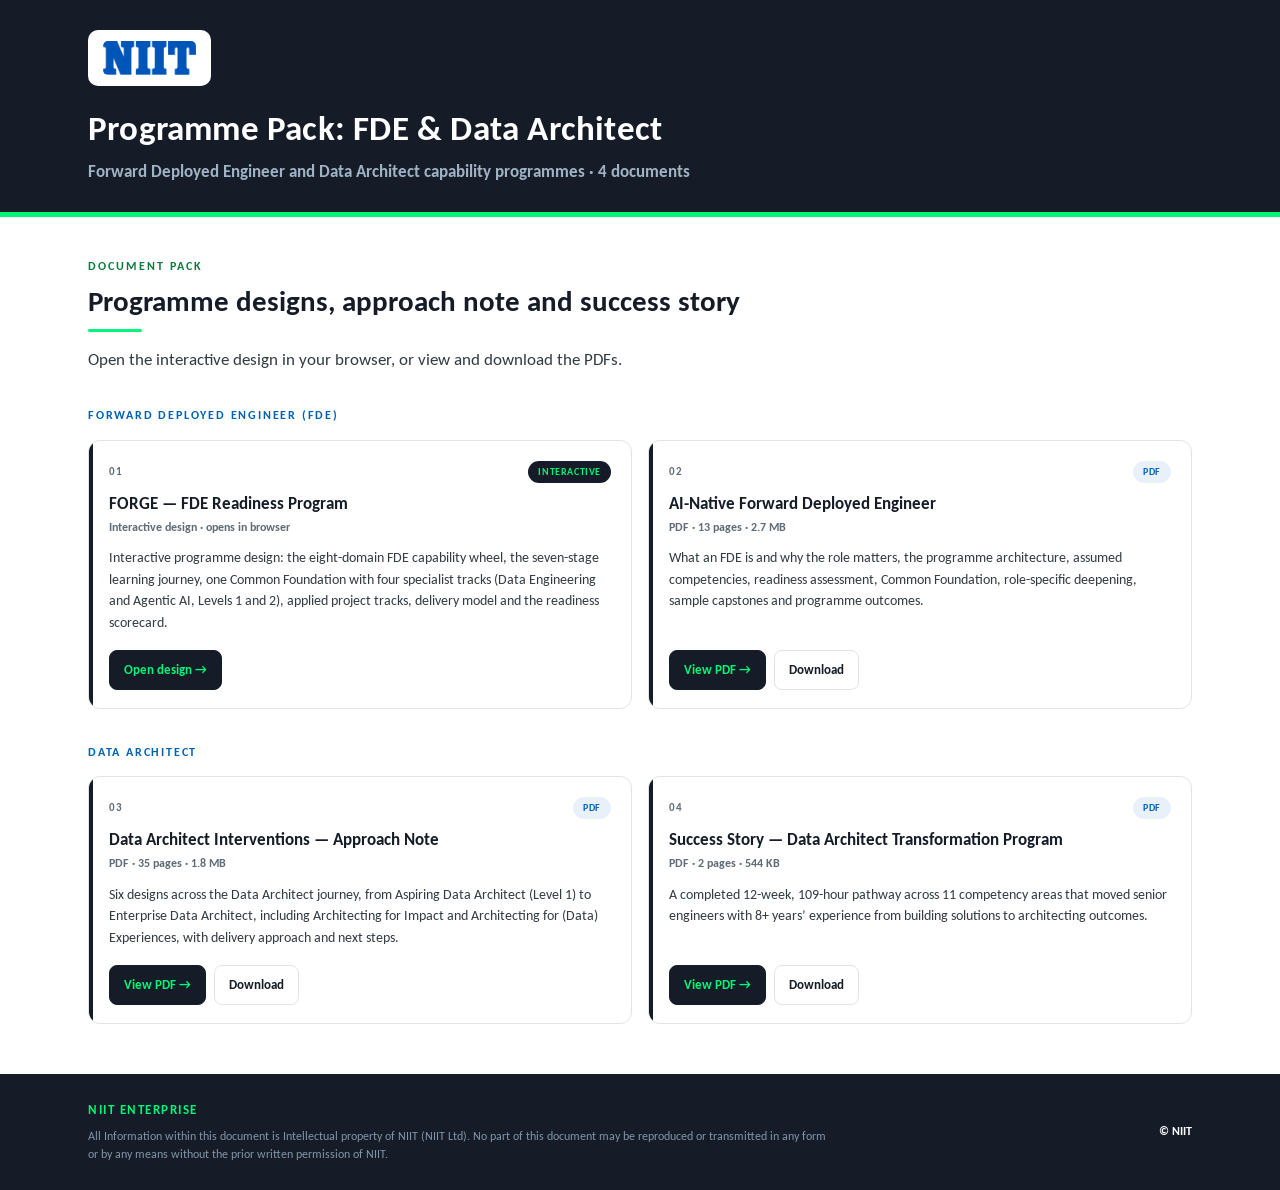
<file: FDE-and-Data-Architect/index.html>
<!DOCTYPE html>
<html lang="en">
<head>
<meta charset="UTF-8">
<meta name="viewport" content="width=device-width, initial-scale=1.0">
<title>Programme Pack: FDE & Data Architect</title>
<style>
@font-face{font-family:'Carlito';font-style:normal;font-weight:400;font-display:swap;src:url([data-uri]) format('woff2')}
@font-face{font-family:'Carlito';font-style:normal;font-weight:700;font-display:swap;src:url([data-uri]) format('woff2')}
@font-face{font-family:'Carlito';font-style:italic;font-weight:400;font-display:swap;src:url([data-uri]) format('woff2')}

:root{
 --navy:#151C28; --navy-2:#26344A; --navy-3:#3C4E6B;
 --green:#02F576;          /* brand green — dark surfaces only */
 --green-t:#0B7A3E;        /* text green on white — 5.4:1 */
 --green-soft:#E8FBF0;
 --blue:#0061B4;           /* NIIT blue — 6.2:1 */
 --blue-soft:#E8F1FA;
 --ink:#15181C; --ink-2:#333A42; --muted:#5F6B76; --line:#DFE4E9; --line-2:#EFF2F5;
 --bg:#FFFFFF; --surface:#F6F8FA; --surface-2:#EAEFF4;
 --maxw:1160px;
}
*,*::before,*::after{box-sizing:border-box}
body{margin:0;background:var(--bg);color:var(--ink);
 font-family:'Carlito','Calibri','Segoe UI',system-ui,-apple-system,'Helvetica Neue',Arial,sans-serif;
 font-size:16px;line-height:1.6;-webkit-font-smoothing:antialiased}
.wrap{max-width:var(--maxw);margin:0 auto;padding:0 28px}
p{margin:0 0 12px} a{color:var(--green-t)}
h1,h2,h3,h4,h5,h6{margin:0}
.u{display:block;width:54px;height:3px;background:var(--green);border-radius:2px;margin-top:10px}

/* Masthead */
.mast{background:var(--navy);color:#fff;padding:30px 0 28px;border-bottom:5px solid var(--green)}
.mast-top{display:flex;justify-content:space-between;align-items:center;gap:18px;flex-wrap:wrap}
.logo-panel{background:#fff;border-radius:10px;display:inline-flex;align-items:center;justify-content:center;padding:11px 15px}
.logo-panel img{height:34px;width:auto;max-width:100%;display:block;border-radius:5px}
.mast h1{margin:26px 0 0;font-size:clamp(23px,3.3vw,35px);font-weight:800;letter-spacing:.2px;line-height:1.16}
.mast .sub{margin-top:9px;font-size:clamp(14px,1.6vw,16.5px);color:#9FB3C4;font-weight:600}

/* Nav */
.nav{position:sticky;top:0;z-index:60;background:rgba(21,28,40,.97);backdrop-filter:blur(8px);border-bottom:1px solid rgba(255,255,255,.12)}
.nav .wrap{display:flex;align-items:center;gap:2px;height:50px;overflow-x:auto;scrollbar-width:none}
.nav .wrap::-webkit-scrollbar{display:none}
.seg{font-family:inherit;font-size:12.5px;font-weight:600;color:#AFC0CE;background:none;border:none;padding:7px 12px;border-radius:7px;white-space:nowrap;cursor:pointer;transition:.15s}
.seg:hover{color:#fff;background:rgba(255,255,255,.09)}
.seg.on{color:var(--navy);background:var(--green);font-weight:800}

/* Views */
.view{display:none}
.view.active{display:block;animation:vin .28s ease}
@keyframes vin{from{opacity:0;transform:translateY(9px)}to{opacity:1;transform:none}}
section.view{padding:42px 0}
.backhome{display:inline-flex;align-items:center;gap:7px;font-size:12px;font-weight:700;color:var(--green-t);background:none;border:none;cursor:pointer;font-family:inherit;padding:0;margin-bottom:14px}
.backhome:hover{text-decoration:underline}
.kicker{font-size:12px;letter-spacing:2.1px;text-transform:uppercase;color:var(--green-t);font-weight:800;margin-bottom:8px}
h2.vh{font-size:clamp(22px,2.8vw,29px);line-height:1.2;color:var(--navy);font-weight:800}
.sec-intro{max-width:900px;color:var(--ink-2);font-size:16.5px;margin-top:14px}

/* chips */
.chipbar{display:flex;gap:8px;flex-wrap:wrap;margin:22px 0 4px}
.chip{font-family:inherit;font-size:12px;font-weight:600;color:var(--navy);background:var(--surface);border:1px solid var(--line);border-radius:100px;padding:6px 13px;cursor:pointer;transition:.15s}
.chip:hover{border-color:var(--blue);background:var(--surface-2)}

/* numbered block */
.sec{margin-top:36px;scroll-margin-top:64px}
summary.sec-head{display:flex;align-items:flex-start;gap:14px;padding-bottom:12px;border-bottom:2px solid var(--line);cursor:pointer;list-style:none;transition:.15s}
summary.sec-head::-webkit-details-marker{display:none}
summary.sec-head:hover{border-bottom-color:var(--green-t)}
summary.sec-head:hover .sec-tt h3{color:var(--green-t)}
summary.sec-head::after{content:"▾";margin-left:auto;align-self:center;color:var(--muted);font-size:13px;transition:transform .2s;flex:0 0 auto;padding-left:10px}
details.sec[open]>summary.sec-head::after{transform:rotate(180deg)}
.sec-num{flex:0 0 auto;width:38px;height:38px;border-radius:9px;background:var(--navy);color:var(--green);font-weight:800;font-size:13px;display:flex;align-items:center;justify-content:center;letter-spacing:.4px}
.sec-tt h3{font-size:20px;color:var(--navy);font-weight:800;line-height:1.2;transition:.15s}
.sec-tt .dek{font-size:13.5px;color:var(--muted);margin-top:4px;font-style:italic}
.sec-body{padding-top:16px}
.sec-body p{font-size:15.5px;color:var(--ink-2)}
h4.blk{font-size:16px;color:var(--navy);font-weight:700;margin:22px 0 8px}

/* expand / collapse all */
.xtools{display:flex;gap:8px;margin:18px 0 0}
.xbtn{font-family:inherit;font-size:11.5px;font-weight:700;color:var(--navy);background:#fff;border:1px solid var(--line);border-radius:7px;padding:6px 12px;cursor:pointer;transition:.15s}
.xbtn:hover{border-color:var(--green-t);color:var(--green-t);background:var(--green-soft)}

/* callouts */
.summary{background:var(--blue-soft);border-left:4px solid var(--blue);border-radius:0 10px 10px 0;padding:14px 18px;margin:16px 0;font-size:15px;color:var(--ink-2)}
.summary b{color:var(--navy)}
.callout{background:var(--green-soft);border-left:4px solid var(--green-t);border-radius:0 10px 10px 0;padding:14px 18px;margin:16px 0;font-size:14.5px;color:var(--ink-2)}
.callout b{color:var(--navy)}

/* tables */
.mtable{border:1px solid var(--line);border-radius:11px;overflow:hidden;margin:14px 0}
.tbl-scroll{overflow-x:auto}
table.grid{border-collapse:collapse;width:100%;font-size:13.8px;min-width:600px}
table.grid th,table.grid td{text-align:left;padding:11px 14px;vertical-align:top;border-top:1px solid var(--line)}
table.grid thead th{background:var(--navy);color:#fff;font-size:11px;letter-spacing:.6px;text-transform:uppercase;font-weight:700;border-top:none}
table.grid tbody tr:nth-child(even){background:var(--surface)}
table.grid td.num,table.grid th.num{text-align:center;white-space:nowrap}
.cell-strong{font-weight:700;color:var(--navy)}
.cap{font-size:12.5px;color:var(--muted);margin:8px 0 0}
tr.total-row td{background:var(--navy)!important;color:#fff!important;font-weight:700}
tr.total-row td .g{color:var(--green)}

/* lists */
ul.clean{list-style:none;margin:0;padding:0}
ul.clean li{position:relative;padding:6px 0 6px 22px;font-size:15px;color:var(--ink-2)}
ul.clean li::before{content:"";position:absolute;left:2px;top:14px;width:7px;height:7px;border-radius:2px;background:var(--green-t);transform:rotate(45deg)}
ul.clean.b li::before{background:var(--blue)}

/* pills */
.pill{display:inline-block;font-size:10.5px;font-weight:800;padding:3px 9px;border-radius:100px;letter-spacing:.4px;text-transform:uppercase;white-space:nowrap}
.pill.impart{background:var(--navy);color:var(--green)}
.pill.immerse{background:var(--blue);color:#fff}
.pill.introspect{background:var(--green-t);color:#fff}
.pill.tag{background:var(--surface-2);color:var(--navy-2)}

/* stage band + sessions (three-level disclosure) */
.stage{margin-top:26px;border:1px solid var(--line);border-radius:12px;overflow:hidden}
.stage-band{background:var(--navy);color:#fff;padding:15px 18px;display:flex;align-items:center;gap:14px;flex-wrap:wrap}
.stage-band .st-n{font-size:15.5px;font-weight:800;letter-spacing:.3px}
.stage-band .st-w{font-size:12px;color:#9FB3C4;font-weight:600}
.stage-band .st-m{margin-left:auto;display:flex;gap:8px;flex-wrap:wrap}
.stage-band .st-m span{font-size:11px;font-weight:800;background:var(--green);color:var(--navy);border-radius:6px;padding:4px 9px}
.stage-purpose{padding:12px 18px;background:var(--surface);border-bottom:1px solid var(--line);font-size:13.8px;color:var(--ink-2)}
details.sess{border-top:1px solid var(--line-2);background:#fff}
details.sess:first-of-type{border-top:none}
details.sess>summary{cursor:pointer;list-style:none;padding:13px 18px;display:flex;align-items:flex-start;gap:12px}
details.sess>summary::-webkit-details-marker{display:none}
details.sess>summary:hover{background:var(--surface)}
.s-no{flex:0 0 auto;width:26px;height:26px;border-radius:7px;background:var(--surface-2);color:var(--navy);font-weight:800;font-size:12px;display:flex;align-items:center;justify-content:center;margin-top:1px}
.s-mid{flex:1;min-width:0}
.s-ttl{font-size:14.8px;font-weight:700;color:var(--navy);line-height:1.3}
.s-meta{display:flex;gap:7px;flex-wrap:wrap;margin-top:6px;align-items:center}
.s-ca{font-size:11.5px;color:var(--muted);font-weight:600}
.s-right{flex:0 0 auto;display:flex;align-items:center;gap:10px;margin-top:1px}
.s-hrs{font-size:12px;font-weight:800;color:var(--navy);background:var(--green-soft);border:1px solid #BFEFD4;border-radius:6px;padding:3px 9px;white-space:nowrap}
.s-chev{color:var(--muted);font-size:12px;transition:.2s}
details.sess[open] .s-chev{transform:rotate(180deg)}
.s-body{padding:4px 18px 18px 56px;border-top:1px dashed var(--line)}
.s-grid{display:grid;grid-template-columns:150px 1fr;gap:10px 16px;margin-top:12px}
.s-k{font-size:10.5px;letter-spacing:.8px;text-transform:uppercase;font-weight:800;color:var(--blue);padding-top:3px}
.s-v{font-size:13.8px;color:var(--ink-2);line-height:1.55}
.s-v ol{margin:0;padding-left:18px}.s-v ol li{margin-bottom:3px}
@media(max-width:700px){.s-grid{grid-template-columns:1fr;gap:3px 0}.s-k{padding-top:9px}.s-body{padding-left:18px}}
.stage-total{padding:12px 18px;background:var(--surface-2);font-size:13px;font-weight:700;color:var(--navy);display:flex;justify-content:space-between;flex-wrap:wrap;gap:8px}

/* collapsible */
details.collap{border:1px solid var(--line);border-radius:10px;margin:12px 0;background:#fff;overflow:hidden}
details.collap>summary{cursor:pointer;list-style:none;padding:12px 16px;font-weight:700;font-size:13.8px;display:flex;align-items:center;gap:11px;color:var(--navy);background:var(--surface)}
details.collap>summary::-webkit-details-marker{display:none}
details.collap>summary .chev{margin-left:auto;color:var(--muted);font-size:12px;transition:.2s}
details.collap[open]>summary .chev{transform:rotate(180deg)}
details.collap>summary .tagi{font-size:9.5px;font-weight:800;letter-spacing:.7px;color:#fff;background:var(--blue);border-radius:5px;padding:3px 8px;text-transform:uppercase}
details.collap .body{padding:8px 16px 16px}

/* hub */
.hub-lead{margin-top:34px;font-size:12px;letter-spacing:1.8px;text-transform:uppercase;color:var(--blue);font-weight:800}
.hub{display:grid;grid-template-columns:repeat(3,1fr);gap:15px;margin-top:15px}
@media(max-width:860px){.hub{grid-template-columns:1fr 1fr}}
@media(max-width:540px){.hub{grid-template-columns:1fr}}
.hubcard{position:relative;text-align:left;font-family:inherit;background:#fff;border:1px solid var(--line);border-radius:12px;padding:20px 19px 17px;cursor:pointer;transition:.16s;overflow:hidden}
.hubcard::before{content:"";position:absolute;left:0;top:0;bottom:0;width:4px;background:var(--navy)}
.hubcard.g::before{background:var(--green-t)}
.hubcard.b::before{background:var(--blue)}
.hubcard:hover{border-color:var(--blue);box-shadow:0 12px 28px rgba(21,28,40,.13);transform:translateY(-3px)}
.hubcard .hn{font-size:11px;font-weight:800;color:var(--muted);letter-spacing:1.2px}
.hubcard h3{font-size:16.5px;color:var(--navy);margin:7px 0 6px;line-height:1.25}
.hubcard p{font-size:12.8px;color:var(--ink-2);margin:0 0 12px;line-height:1.5}
.hubcard .hsec{font-size:11px;color:var(--muted);font-weight:600;margin-bottom:11px}
.hubcard .hgo{font-size:11px;font-weight:800;color:var(--green-t);text-transform:uppercase;letter-spacing:.6px}

/* facts */
.facts{border:1px solid var(--line);border-radius:12px;overflow:hidden;margin-top:22px}
.facts .fr{display:grid;grid-template-columns:190px 1fr;border-top:1px solid var(--line)}
.facts .fr:first-child{border-top:none}
.facts .fk{background:var(--navy);color:var(--green);font-size:12px;font-weight:800;letter-spacing:.5px;text-transform:uppercase;padding:12px 15px;display:flex;align-items:center}
.facts .fv{padding:12px 16px;font-size:14.5px;color:var(--ink-2)}
@media(max-width:640px){.facts .fr{grid-template-columns:1fr}}

/* funnel */
.funnel{margin:22px 0 6px}
.fstep{position:relative;margin:0 auto 10px;border-radius:11px;padding:14px 18px;color:#fff;text-align:center}
.fstep .ft{font-size:14.5px;font-weight:800;letter-spacing:.3px}
.fstep .fd{font-size:12.5px;margin-top:4px;opacity:.92}
.fstep.l0{background:var(--navy-3);width:100%}
.fstep.l1{background:var(--blue);width:94%}
.fstep.l2{background:#12527F;width:86%}
.fstep.l3{background:#0E3F63;width:78%}
.fstep.l4{background:#1B2E3F;width:70%}
.fstep.l5{background:#17263A;width:62%}
.fstep.l6{background:#141F30;width:54%}
.fstep.l7{background:var(--navy);width:46%;border:2px solid var(--green)}
.fstep.l7 .ft{color:var(--green)}
.fside{background:var(--green-soft);border:1px dashed var(--green-t);border-radius:11px;padding:14px 18px;margin:10px 0 16px}
.fside .ft{font-size:13.5px;font-weight:800;color:var(--green-t)}
.fside .fd{font-size:12.8px;color:var(--ink-2);margin-top:4px}
@media(max-width:700px){.fstep{width:100%!important}}

/* prev-next */
.prevnext{display:flex;justify-content:space-between;gap:12px;margin-top:36px;padding-top:18px;border-top:1px solid var(--line)}
.pnbtn{font-family:inherit;font-size:12.5px;font-weight:700;color:var(--navy);background:#fff;border:1px solid var(--line);border-radius:10px;padding:10px 15px;cursor:pointer;transition:.15s;max-width:48%;text-align:left}
.pnbtn:hover{border-color:var(--blue);background:var(--surface)}
.pnbtn .pnl{display:block;font-size:9.5px;letter-spacing:.7px;text-transform:uppercase;color:var(--muted);margin-bottom:2px}
.pnbtn.next{margin-left:auto;text-align:right}
.pnbtn.ghost{visibility:hidden}

/* footer */
footer{background:var(--navy);color:#9FB3C4;padding:26px 0}
footer .wrap{display:flex;justify-content:space-between;gap:20px;flex-wrap:wrap;align-items:center}
footer .fb{font-size:12.5px;font-weight:800;letter-spacing:.12em;color:var(--green);margin-bottom:7px}
footer .ip{font-size:11.5px;line-height:1.6;max-width:740px;color:#8295A6}
footer .cr{font-size:12px;font-weight:600;color:#fff;white-space:nowrap}

@media print{
 .nav,.seg,.prevnext,.backhome,.chipbar,.hub,.hub-lead{display:none!important}
 .view{display:block!important}
 details.collap,details.sess{border-color:#ccc}
 details .chev,details .s-chev{display:none}
 details.collap .body,details.sess .s-body{display:block!important}
 section.view{padding:18px 0}
 .stage,.mtable,.sec,.fstep{break-inside:avoid}
}

.mast h1{margin-top:22px}
section.pack{padding:40px 0 50px}
.grp{margin-top:34px}
.grp-h{font-size:12px;letter-spacing:1.8px;text-transform:uppercase;color:var(--blue);font-weight:800;margin-bottom:14px}
.cards{display:grid;grid-template-columns:1fr 1fr;gap:16px}
@media(max-width:760px){.cards{grid-template-columns:1fr}}
.doc{position:relative;background:#fff;border:1px solid var(--line);border-radius:12px;padding:20px 20px 18px;display:flex;flex-direction:column;transition:.16s;overflow:hidden}
.doc::before{content:"";position:absolute;left:0;top:0;bottom:0;width:4px;background:var(--navy)}
.doc:hover{border-color:var(--blue);box-shadow:0 12px 28px rgba(21,28,40,.12);transform:translateY(-2px)}
.doc-top{display:flex;align-items:center;justify-content:space-between}
.dn{font-size:11px;font-weight:800;color:var(--muted);letter-spacing:1.2px}
.badge{font-size:10px;font-weight:800;letter-spacing:.6px;text-transform:uppercase;border-radius:100px;padding:3px 10px}
.badge.html{background:var(--navy);color:var(--green)}
.badge.pdf{background:var(--blue-soft);color:var(--blue)}
.doc h3{font-size:17px;color:var(--navy);margin:10px 0 4px;line-height:1.25}
.doc .meta{font-size:12px;color:var(--muted);font-weight:600}
.doc p{font-size:13.6px;color:var(--ink-2);margin:10px 0 16px;flex:1}
.btns{display:flex;gap:8px;flex-wrap:wrap}
.btn{font-size:12.5px;font-weight:800;text-decoration:none;border-radius:8px;padding:9px 14px;border:1px solid var(--line);color:var(--navy);background:#fff;transition:.15s}
.btn:hover{border-color:var(--blue);background:var(--surface)}
.btn.pri{background:var(--navy);color:var(--green);border-color:var(--navy)}
.btn.pri:hover{background:var(--navy-2)}
</style>
</head>
<body>
<header class="mast"><div class="wrap"><div class="mast-top"><span class="logo-panel"><img src="[data-uri]" alt="NIIT"></span></div><h1>Programme Pack: FDE & Data Architect</h1><div class="sub">Forward Deployed Engineer and Data Architect capability programmes · 4 documents</div></div></header>
<main><section class="pack"><div class="wrap"><div class="kicker">Document Pack</div><h2 class="vh">Programme designs, approach note and success story<span class="u"></span></h2><p class="sec-intro">Open the interactive design in your browser, or view and download the PDFs.</p><div class="grp"><div class="grp-h">Forward Deployed Engineer (FDE)</div><div class="cards"><article class="doc"><div class="doc-top"><span class="dn">01</span><span class="badge html">Interactive</span></div><h3>FORGE — FDE Readiness Program</h3><div class="meta">Interactive design · opens in browser</div><p>Interactive programme design: the eight-domain FDE capability wheel, the seven-stage learning journey, one Common Foundation with four specialist tracks (Data Engineering and Agentic AI, Levels 1 and 2), applied project tracks, delivery model and the readiness scorecard.</p><div class="btns"><a class="btn pri" href="forge-fde-readiness-program.html" target="_blank" rel="noopener">Open design →</a></div></article><article class="doc"><div class="doc-top"><span class="dn">02</span><span class="badge pdf">PDF</span></div><h3>AI-Native Forward Deployed Engineer</h3><div class="meta">PDF · 13 pages · 2.7 MB</div><p>What an FDE is and why the role matters, the programme architecture, assumed competencies, readiness assessment, Common Foundation, role-specific deepening, sample capstones and programme outcomes.</p><div class="btns"><a class="btn pri" href="ai-native-fde-program.pdf" target="_blank" rel="noopener">View PDF →</a><a class="btn" href="ai-native-fde-program.pdf" download>Download</a></div></article></div></div><div class="grp"><div class="grp-h">Data Architect</div><div class="cards"><article class="doc"><div class="doc-top"><span class="dn">03</span><span class="badge pdf">PDF</span></div><h3>Data Architect Interventions — Approach Note</h3><div class="meta">PDF · 35 pages · 1.8 MB</div><p>Six designs across the Data Architect journey, from Aspiring Data Architect (Level 1) to Enterprise Data Architect, including Architecting for Impact and Architecting for (Data) Experiences, with delivery approach and next steps.</p><div class="btns"><a class="btn pri" href="data-architect-approach-note.pdf" target="_blank" rel="noopener">View PDF →</a><a class="btn" href="data-architect-approach-note.pdf" download>Download</a></div></article><article class="doc"><div class="doc-top"><span class="dn">04</span><span class="badge pdf">PDF</span></div><h3>Success Story — Data Architect Transformation Program</h3><div class="meta">PDF · 2 pages · 544 KB</div><p>A completed 12-week, 109-hour pathway across 11 competency areas that moved senior engineers with 8+ years’ experience from building solutions to architecting outcomes.</p><div class="btns"><a class="btn pri" href="data-architect-success-story.pdf" target="_blank" rel="noopener">View PDF →</a><a class="btn" href="data-architect-success-story.pdf" download>Download</a></div></article></div></div></div></section></main>
<footer><div class="wrap"><div><div class="fb">NIIT ENTERPRISE</div><div class="ip">All Information within this document is Intellectual property of NIIT (NIIT Ltd). No part of this document may be reproduced or transmitted in any form or by any means without the prior written permission of NIIT.</div></div><div class="cr">&copy; NIIT</div></div></footer>
</body>
</html>
</file>
<file: assets/site.css>
@font-face{font-family:'Carlito';font-style:normal;font-weight:400;font-display:swap;src:url(fonts/carlito-400.woff2) format('woff2')}
@font-face{font-family:'Carlito';font-style:normal;font-weight:700;font-display:swap;src:url(fonts/carlito-700.woff2) format('woff2')}

:root{
 --navy:#151C28; --navy-2:#26344A;
 --green:#02F576;      /* brand green - dark surfaces only */
 --green-t:#0B7A3E;    /* text green on white */
 --green-soft:#E8FBF0;
 --blue:#0061B4;
 --ink:#15181C; --ink-2:#333A42; --muted:#5F6B76; --line:#DFE4E9;
 --bg:#FFFFFF; --surface:#F6F8FA;
 --maxw:1160px;
}
*,*::before,*::after{box-sizing:border-box}
html,body{height:100%}
body{margin:0;background:var(--bg);color:var(--ink);display:flex;flex-direction:column;
 font-family:'Carlito','Calibri','Segoe UI',system-ui,-apple-system,'Helvetica Neue',Arial,sans-serif;
 font-size:16px;line-height:1.6;-webkit-font-smoothing:antialiased}
main{flex:1 0 auto}
.wrap{max-width:var(--maxw);margin:0 auto;padding:0 28px}
@media(max-width:540px){.wrap{padding:0 16px}}
h1,h2,h3{margin:0}
p{margin:0 0 12px}

/* masthead */
.mast{background:var(--navy);color:#fff;padding:30px 0 34px;border-bottom:5px solid var(--green)}
.logo-panel{background:#fff;border-radius:10px;display:inline-flex;align-items:center;padding:11px 15px}
.logo-panel img{height:34px;width:auto;display:block}
.mast h1{margin:28px 0 0;font-size:clamp(25px,3.6vw,38px);font-weight:700;line-height:1.15}
.mast .sub{margin-top:10px;max-width:720px;font-size:clamp(15px,1.7vw,17px);color:#9FB3C4;font-weight:600}

/* programme list */
.list{padding:44px 0 64px}
.kicker{font-size:12px;letter-spacing:2px;text-transform:uppercase;color:var(--green-t);font-weight:700;margin-bottom:16px}
.cards{display:grid;grid-template-columns:repeat(auto-fill,minmax(320px,1fr));gap:18px}
@media(max-width:400px){.cards{grid-template-columns:1fr}}
.card{position:relative;display:flex;flex-direction:column;background:#fff;border:1px solid var(--line);border-radius:12px;
 padding:22px 22px 20px 24px;text-decoration:none;color:inherit;overflow:hidden;transition:border-color .15s,box-shadow .15s,transform .15s}
.card::before{content:"";position:absolute;left:0;top:0;bottom:0;width:4px;background:var(--blue)}
.card:hover,.card:focus-visible{border-color:var(--blue);box-shadow:0 12px 28px rgba(21,28,40,.12);transform:translateY(-2px);outline:none}
.card .tag{font-size:11px;font-weight:700;letter-spacing:1.1px;text-transform:uppercase;color:var(--muted)}
.card h2{font-size:20px;line-height:1.25;color:var(--navy);margin:8px 0 10px}
.card p{font-size:14.5px;color:var(--ink-2);line-height:1.55}
.card .meta{display:flex;flex-wrap:wrap;gap:6px;margin:4px 0 18px}
.card .meta span{font-size:12px;font-weight:700;color:var(--navy);background:var(--green-soft);border:1px solid #BFEFD4;border-radius:6px;padding:2px 9px}
.card .go{margin-top:auto;font-size:13px;font-weight:700;color:var(--green-t)}

/* footer */
footer{background:var(--navy);color:#9FB3C4;padding:26px 0}
footer .wrap{display:flex;justify-content:space-between;gap:20px;flex-wrap:wrap;align-items:center}
footer .ip{font-size:11.5px;line-height:1.6;max-width:740px;color:#8295A6}
footer .cr{font-size:12px;font-weight:600;color:#fff;white-space:nowrap}
</file>
